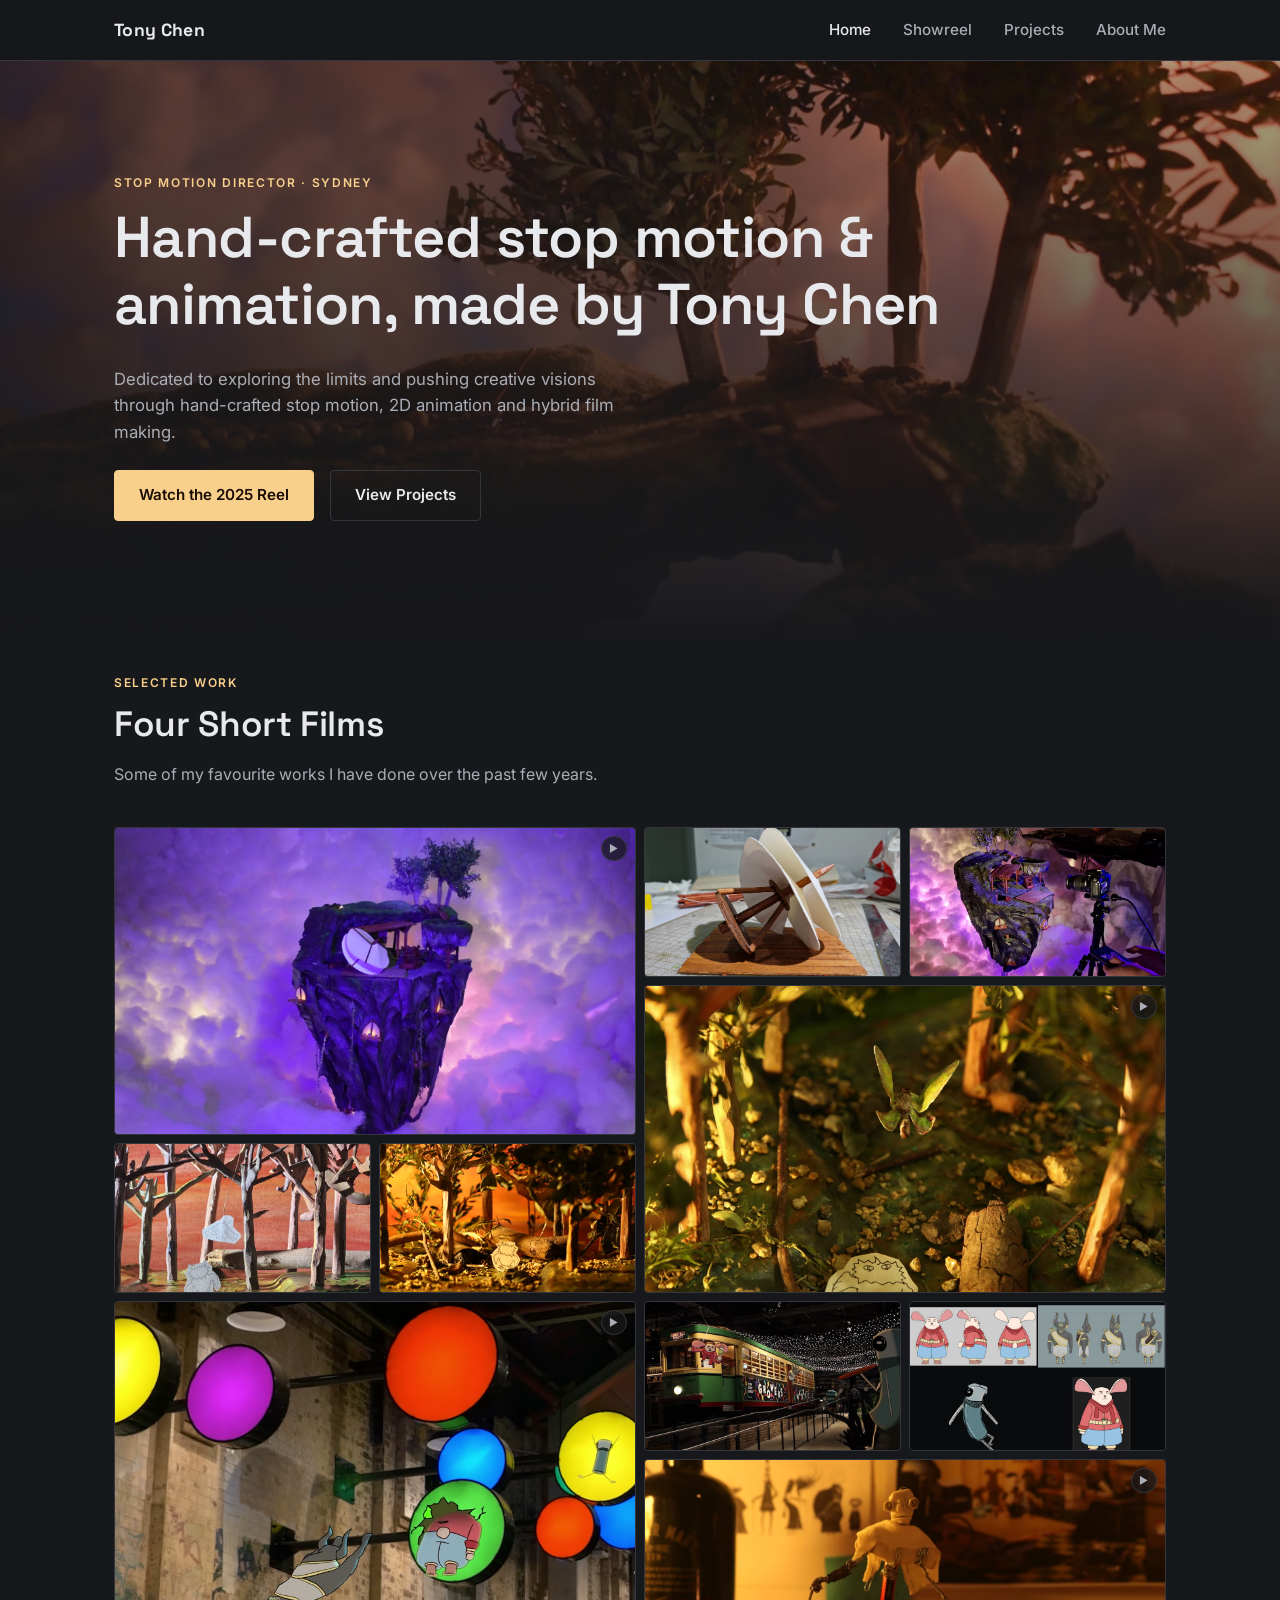
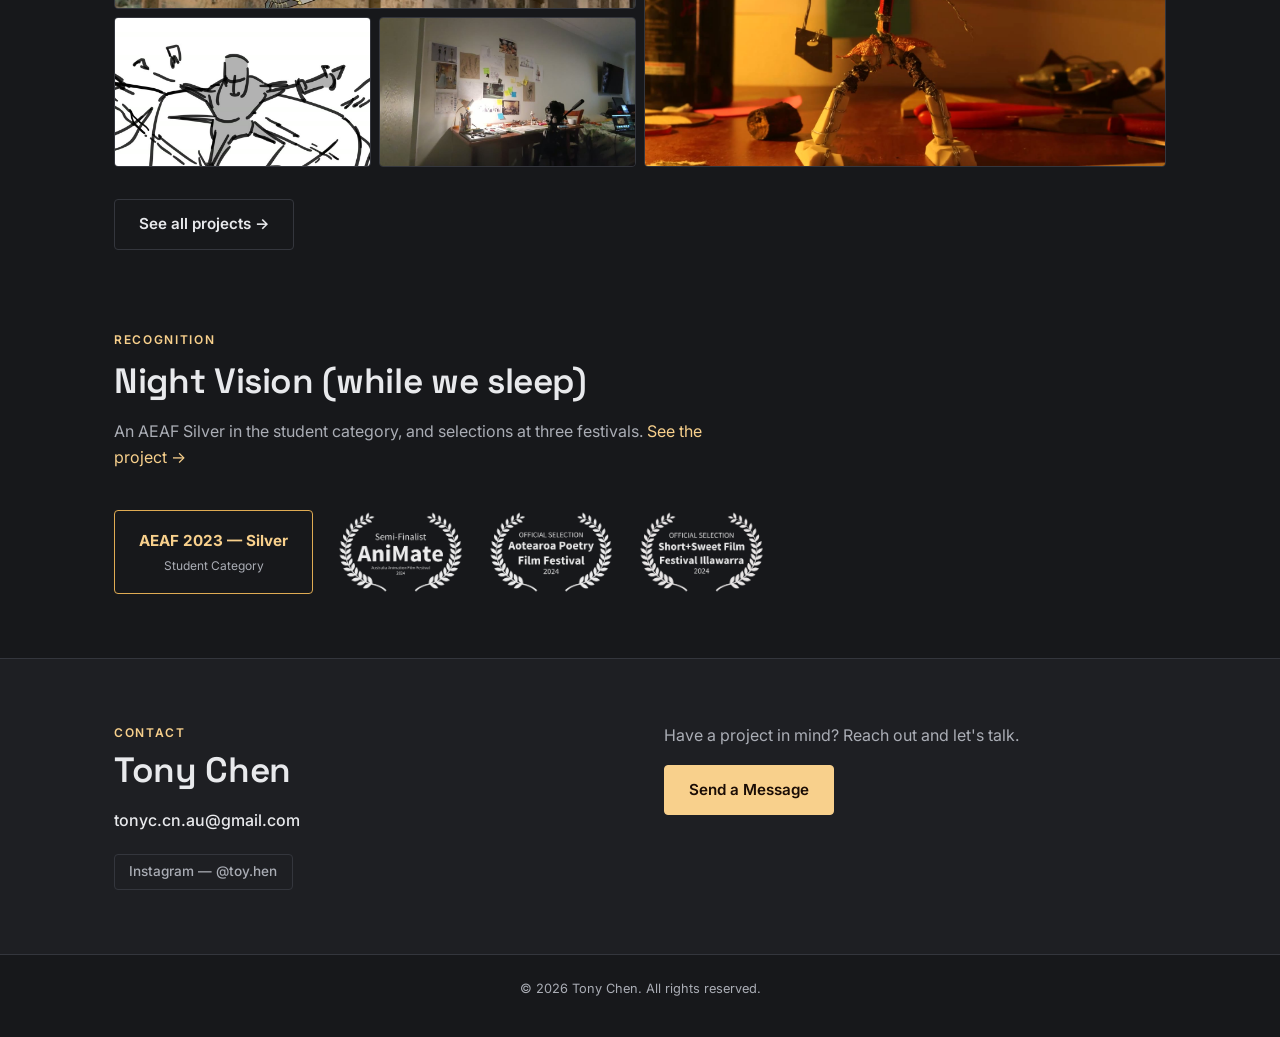
<file: index.html>
<!DOCTYPE html>
<html lang="en">
<head>
<meta charset="UTF-8">
<meta name="viewport" content="width=device-width, initial-scale=1.0">
<title>Tony Chen — Stop Motion &amp; Animation Direction</title>
<meta name="description" content="Portfolio of Tony Chen — stop motion, 2D animation and hybrid film making.">
<!-- og: URLs are ABSOLUTE and must stay that way. A relative og:image is not
     resolved by every scraper, so a shared link came up with a blank card.
     If the site ever moves off toyhen.github.io/Tony/, these are the four
     top-level pages to update (index, reel, projects, about). -->
<meta property="og:type" content="website">
<meta property="og:url" content="https://toyhen.github.io/Tony/">
<meta property="og:title" content="Tony Chen — Stop Motion &amp; Animation Direction">
<meta property="og:description" content="Hand-crafted stop motion, 2D animation and hybrid film making.">
<meta property="og:image" content="https://toyhen.github.io/Tony/images/hero-poster.jpg">
<meta name="twitter:card" content="summary_large_image">
<link rel="preconnect" href="https://fonts.googleapis.com">
<link href="https://fonts.googleapis.com/css2?family=Inter:wght@400;500;600&family=Space+Grotesk:wght@600;700&display=swap" rel="stylesheet">
<link rel="stylesheet" href="css/style.css">
</head>
<body>
<a class="skip-link" href="#main-content">Skip to content</a>

<header class="site-header">
  <nav class="nav">
    <a href="index.html" class="nav-brand">Tony Chen</a>
    <button class="nav-toggle" aria-label="Toggle navigation" aria-expanded="false">&#9776;</button>
    <ul class="nav-links">
      <li><a href="index.html" aria-current="page">Home</a></li>
      <li><a href="reel.html">Showreel</a></li>
      <li><a href="projects.html">Projects</a></li>
      <li><a href="about.html">About Me</a></li>
    </ul>
  </nav>
</header>

<main id="main-content" tabindex="-1">

<!-- Hero loop: LUM_0269, the island deck against cloud. 14.3s, 24fps, 471KB.
     It loops on a CROSSFADE — the clip's tail is blended into its head, so the
     footage returns to its own first frame with no cut. That works on any shot
     and nothing ever plays backwards, which is why it replaced the palindrome
     the first hero used: a palindrome reversed the shot's propeller and made
     the cloud breathe in and out.

     NO ZOOM. A sine-eased zoom was tried here and cut on 15 Aug 2026 — Tony
     found it motion-sickening. The shot is locked off, so what is left is the
     cloud drifting in the upper right and nothing else. That is deliberate:
     this is the one clip on the site that plays unasked, so it should be calm.

     The poster is frame 0 of the loop (source t=1.2s), so the still-to-motion
     swap is invisible and a refused autoplay just leaves a still. It is
     decorative: aria-hidden, not focusable, no controls.
     An alternative cut of LUM_0272 is at ../hero-alt-LUM_0272.mp4 (outside the
     site so it never ships) — drop it in as hero-loop.mp4 to switch. -->
<section class="hero" data-hero-video>
  <video class="hero-media" data-src="images/hero-loop.mp4" poster="images/hero-poster.jpg"
         muted loop playsinline preload="none" aria-hidden="true" tabindex="-1"></video>
  <div class="container hero-inner">
    <p class="eyebrow">Stop Motion Director &middot; Sydney</p>
    <h1>Hand-crafted stop motion &amp; animation, made by Tony Chen</h1>
    <p class="hero-tagline">Dedicated to exploring the limits and pushing creative visions through hand-crafted stop motion, 2D animation and hybrid film making.</p>
    <div class="hero-actions">
      <a href="reel.html" class="btn btn-primary">Watch the 2025 Reel</a>
      <a href="projects.html" class="btn btn-ghost">View Projects</a>
    </div>
  </div>
</section>

<!-- The reel embed moved to reel.html. The hero carries a silent cut of it and
     the hero CTA is the way through, so an embed here would only be the same
     film twice on one page. -->

<section class="section-tight">
  <div class="container">
    <div class="section-head">
      <!-- KIND OVER SUBJECT, which is what the other three blocks on this page
           already do: Recognition / Night Vision, Contact / Tony Chen, and the
           hero role+city over the h1. This one read "Featured Work" over
           "Selected Work" until 10 Sep 2026 -- two curation synonyms stacked,
           with neither slot naming what the visitor is looking at. Tony spotted
           it off the same fault on projects.html.

           The heading now says what the mosaic IS. The sheet is built one band
           per film -- a 2x2 feature plus two 1x1 frames, four times -- so the
           count describes the structure on screen, not just the tally. It goes
           stale only when a fifth film lands, which already forces a re-check of
           the tiling at three breakpoints, so it cannot rot quietly. -->
      <p class="eyebrow">Selected Work</p>
      <h2>Four Short Films</h2>
      <p>Some of my favourite works I have done over the past few years.</p>
    </div>

    <!-- CONTACT SHEET.
         Cells auto-place with `grid-auto-flow: dense`, so the order here is the
         only thing that decides the layout — no cell is hand-positioned, and
         adding one does not mean re-planning the grid.

         TILING: a feature is 2x2, a frame is 1x1. The order below is
         **feature, frame, frame — repeated four times**, which is the one
         arrangement that tiles with no holes at 4, 3 AND 2 columns. An order
         tuned for 4 columns alone opened three holes at the 3-column
         breakpoint. **If you add or remove cells, re-check every breakpoint**:
         rows x cols must equal features*4 + frames.

         NO CAPTIONS, deliberately. This is the home page and the images are
         meant to be judged on looks, so nothing is titled here — the projects
         page carries the names and the detail. That makes each image's `alt`
         the only accessible name its link has, so **every cell must keep a
         descriptive alt**.

         Only the features carry data-clip, and even then the still is the
         point — the clip is a bonus that never loads on touch, where there is
         no pointer to trigger it. -->
    <div class="sheet" data-sheet>

      <!-- VINCI'S VOYAGE — finished / build / studio -->
      <a class="sheet-cell is-feature" href="projects/vincis-voyage.html"
         data-clip="images/projects/vv-water.mp4">
        <img src="images/projects/vv-moment-dusk.jpg"
             alt="The floating island lit from within, drifting in violet cloud" loading="lazy">
      </a>
      <a class="sheet-cell" href="projects/vincis-voyage.html">
        <img src="images/projects/vv-propeller-2.jpg"
             alt="The propeller laid on cutting mat" loading="lazy">
      </a>
      <a class="sheet-cell" href="projects/vincis-voyage.html">
        <img src="images/projects/vv-shoot-m1-poster.jpg"
             alt="The island set lit magenta with the camera beside it" loading="lazy">
      </a>

      <!-- NIGHT VISION — finished night half / the day half / studio -->
      <a class="sheet-cell is-feature" href="projects/night-vision.html"
         data-clip="images/projects/nv-shot3.mp4">
        <img src="images/projects/nv-shot3-poster.jpg"
             alt="A leaf-winged creature hovering over the forest floor in warm gold light" loading="lazy">
      </a>
      <a class="sheet-cell" href="projects/night-vision.html">
        <img src="images/projects/nv-test-clip-poster.jpg"
             alt="Early test shot of Night Vision" loading="lazy">
      </a>
      <a class="sheet-cell" href="projects/night-vision.html">
        <img src="images/projects/nv-step-s2-poster.jpg"
             alt="The forest set under warm light, the paper creature among fallen logs" loading="lazy">
      </a>

      <!-- TRAMSHEDS JOY RIDE — finished / location / character design -->
      <a class="sheet-cell is-feature" href="projects/tramsheds-joyride.html"
         data-clip="images/projects/tj-comp-shot040.mp4">
        <img src="images/projects/tj-comp-shot040-poster.jpg"
             alt="Hand-drawn characters flew into the coloured lamps strung along the Tramsheds wall" loading="lazy">
      </a>
      <a class="sheet-cell" href="projects/tramsheds-joyride.html">
        <img src="images/projects/tramsheds-joyride.jpg"
             alt="The green tram under strings of lights, with the characters composited in" loading="lazy">
      </a>
      <a class="sheet-cell" href="projects/tramsheds-joyride.html">
        <img src="images/projects/tj-character.jpg"
             alt="Turnarounds for the rabbit, the cat and Ben the Can" loading="lazy">
      </a>

      <!-- PIECE IT TOGETHER — finished / animatic / studio -->
      <a class="sheet-cell is-feature" href="projects/piece-it-together.html"
         data-clip="images/projects/pit-highlight.mp4">
        <img src="images/projects/pit-highlight.jpg"
             alt="The wire and paper puppet standing on the workbench under a desk lamp" loading="lazy">
      </a>
      <a class="sheet-cell" href="projects/piece-it-together.html">
        <img src="images/projects/pit-animatic-poster.jpg"
             alt="A figure drawn in bold line for the animatic" loading="lazy">
      </a>
      <a class="sheet-cell" href="projects/piece-it-together.html">
        <img src="images/projects/pit-shoot-poster.jpg"
             alt="The workbench set up to shoot, lit by a desk lamp" loading="lazy">
      </a>

    </div>
    <p style="margin-top:2rem;"><a href="projects.html" class="btn btn-ghost">See all projects &rarr;</a></p>
  </div>
</section>

<!-- All four of these are for Night Vision, so the section says so and links
     there. They are not a general award shelf and must not read as one. -->
<section class="section-tight">
  <div class="container">
    <div class="section-head">
      <p class="eyebrow">Recognition</p>
      <h2>Night Vision (while we sleep)</h2>
      <p>An AEAF Silver in the student category, and selections at three
        festivals. <a href="projects/night-vision.html">See the project &rarr;</a></p>
    </div>
    <div class="laurels">
      <a class="laurel-badge" href="https://aeaf.tv/hall-of-fame/aeaf-awardfs-2023-winners" target="_blank" rel="noopener">
        <span class="badge-award">AEAF 2023 &mdash; Silver</span>
        <span class="badge-detail">Student Category</span>
      </a>
      <img src="images/projects/laurel-animate.png" alt="Semi-Finalist, AniMate Australia Animation Film Festival 2024" loading="lazy">
      <img src="images/projects/laurel-aotearoa.png" alt="Official Selection, Aotearoa Poetry Film Festival 2024" loading="lazy">
      <img class="laurel-invert" src="images/projects/laurel-shortsweet.png" alt="Official Selection, Short+Sweet Film Festival Illawarra 2024" loading="lazy">
    </div>
  </div>
</section>

<section class="contact">
  <div class="container">
    <div class="contact-grid">
      <div class="contact-details">
        <p class="eyebrow">Contact</p>
        <h2>Tony Chen</h2>
        <p><a href="mailto:tonyc.cn.au@gmail.com">tonyc.cn.au@gmail.com</a></p>
        <div class="social-links">
          <a href="https://www.instagram.com/toy.hen/" target="_blank" rel="noopener">Instagram &mdash; @toy.hen</a>
        </div>
      </div>
      <div>
        <p>Have a project in mind? Reach out and let's talk.</p>
        <a href="about.html#contact" class="btn btn-primary">Send a Message</a>
      </div>
    </div>
  </div>
</section>

</main>

<footer class="site-footer">
  <p>&copy; <span id="year"></span> Tony Chen. All rights reserved.</p>
</footer>

<script src="js/script.js"></script>
<script>document.getElementById("year").textContent = new Date().getFullYear();</script>
</body>
</html>
</file>
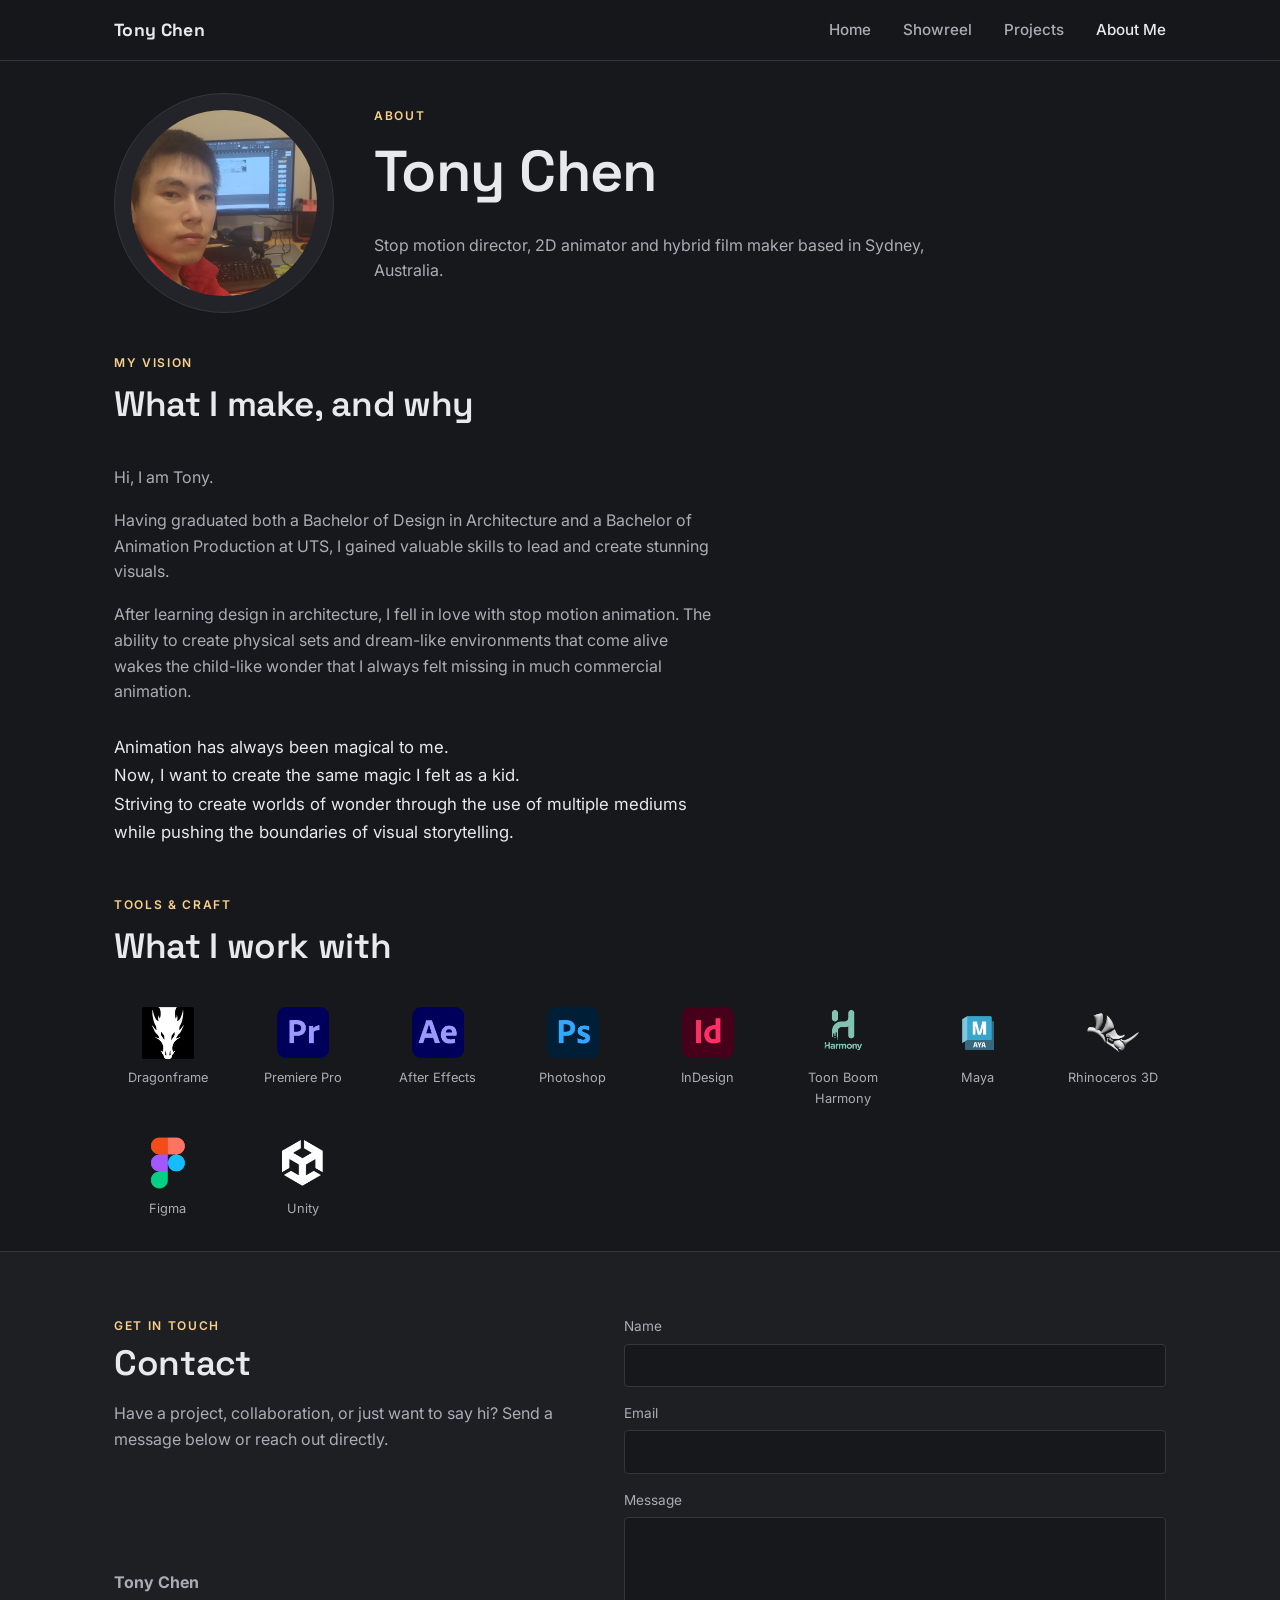
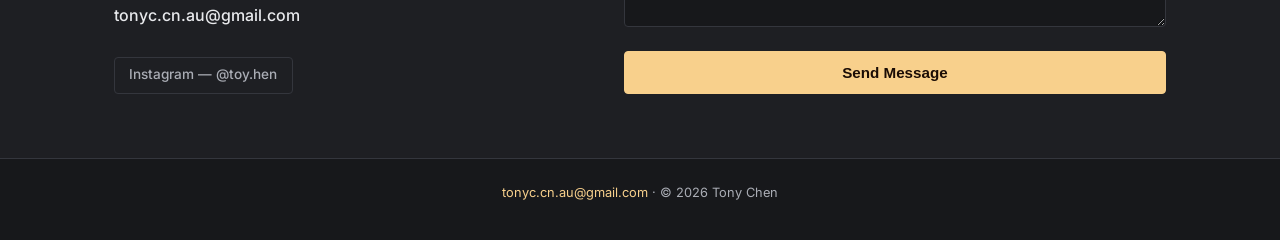
<file: about.html>
<!DOCTYPE html>
<html lang="en">
<head>
<meta charset="UTF-8">
<meta name="viewport" content="width=device-width, initial-scale=1.0">
<title>About — Tony Chen</title>
<meta name="description" content="About Tony Chen — stop motion, 2D animation and hybrid film maker.">
<!-- og: URLs are ABSOLUTE and must stay that way — see the note in index.html. -->
<meta property="og:type" content="profile">
<meta property="og:url" content="https://toyhen.github.io/Tony/about.html">
<meta property="og:title" content="About — Tony Chen">
<meta property="og:description" content="Stop motion director, 2D animator and hybrid film maker based in Sydney, Australia.">
<!-- This page's card is the portrait, not the Vinci's Voyage hero frame the other
     pages use: og:type here is "profile", so the card should be the person. It is
     a purpose-cut 1200x630 (the platform standard) rather than a reuse of the
     round about-portrait.jpg, because a square gets centre-cropped to 1.91:1 and
     would lose the top and bottom of his head. -->
<meta property="og:image" content="https://toyhen.github.io/Tony/images/about-og.jpg">
<meta property="og:image:width" content="1200">
<meta property="og:image:height" content="630">
<meta property="og:image:alt" content="Tony Chen at his desk">
<meta name="twitter:card" content="summary_large_image">
<link rel="preconnect" href="https://fonts.googleapis.com">
<link href="https://fonts.googleapis.com/css2?family=Inter:wght@400;500;600&family=Space+Grotesk:wght@600;700&display=swap" rel="stylesheet">
<link rel="stylesheet" href="css/style.css">
</head>
<body>
<a class="skip-link" href="#main-content">Skip to content</a>

<header class="site-header">
  <nav class="nav">
    <a href="index.html" class="nav-brand">Tony Chen</a>
    <button class="nav-toggle" aria-label="Toggle navigation" aria-expanded="false">&#9776;</button>
    <ul class="nav-links">
      <li><a href="index.html">Home</a></li>
      <li><a href="reel.html">Showreel</a></li>
      <li><a href="projects.html">Projects</a></li>
      <li><a href="about.html" aria-current="page">About Me</a></li>
    </ul>
  </nav>
</header>

<main id="main-content" tabindex="-1">

<section class="section-tight">
  <div class="container">

    <div class="about-hero">
      <div class="about-portrait">
        <img src="images/about-portrait.jpg" alt="Tony Chen at his desk">
      </div>
      <div class="about-intro">
        <p class="eyebrow">About</p>
        <h1>Tony Chen</h1>
        <p>Stop motion director, 2D animator and hybrid film maker based in Sydney, Australia.</p>
      </div>
    </div>

    <div class="section-head">
      <p class="eyebrow">My Vision</p>
      <h2>What I make, and why</h2>
    </div>
    <div class="about-vision">
      <p>Hi, I am Tony.</p>

      <p>Having graduated both a Bachelor of Design in Architecture and a
        Bachelor of Animation Production at UTS, I gained valuable skills to
        lead and create stunning visuals.</p>

      <p>After learning design in architecture, I fell in love with stop motion
        animation. The ability to create physical sets and dream-like
        environments that come alive wakes the child-like wonder that I always
        felt missing in much commercial animation.</p>

      <p class="about-vision-close">Animation has always been magical to me.<br>
        Now, I want to create the same magic I felt as a kid.<br>
        Striving to create worlds of wonder through the use of multiple mediums
        while pushing the boundaries of visual storytelling.</p>
    </div>

    <div class="section-head is-spaced">
      <p class="eyebrow">Tools &amp; Craft</p>
      <h2>What I work with</h2>
    </div>
    <div class="tools-grid">
      <div class="tool-item">
        <img src="images/tools/dragonframe.png" alt="Dragonframe" loading="lazy">
        <span>Dragonframe</span>
      </div>
      <div class="tool-item">
        <img src="images/tools/premiere.png" alt="Adobe Premiere Pro" loading="lazy">
        <span>Premiere Pro</span>
      </div>
      <div class="tool-item">
        <img src="images/tools/after-effects.png" alt="Adobe After Effects" loading="lazy">
        <span>After Effects</span>
      </div>
      <div class="tool-item">
        <img src="images/tools/photoshop.png" alt="Adobe Photoshop" loading="lazy">
        <span>Photoshop</span>
      </div>
      <div class="tool-item">
        <img src="images/tools/indesign.png" alt="Adobe InDesign" loading="lazy">
        <span>InDesign</span>
      </div>
      <div class="tool-item">
        <img src="images/tools/harmony.png" alt="Toon Boom Harmony" loading="lazy">
        <span>Toon Boom Harmony</span>
      </div>
      <div class="tool-item">
        <img src="images/tools/maya.png" alt="Autodesk Maya" loading="lazy">
        <span>Maya</span>
      </div>
      <div class="tool-item">
        <img src="images/tools/rhino.png" alt="Rhinoceros 3D" loading="lazy">
        <span>Rhinoceros 3D</span>
      </div>
      <div class="tool-item">
        <img src="images/tools/figma.png" alt="Figma" loading="lazy">
        <span>Figma</span>
      </div>
      <div class="tool-item">
        <img src="images/tools/unity.png" alt="Unity" loading="lazy">
        <span>Unity</span>
      </div>
    </div>

    <!-- Resume download pulled before launch. The PDF carried a contact number
         in its text layer, so it was moved to retired-assets/files/ rather than
         just unlinked: an unlinked file in the repo is still served at its URL.
         To restore, put a cleaned PDF back in files/ and re-add a .btn-ghost
         link to it here. -->

  </div>
</section>

<section class="contact" id="contact">
  <div class="container">
    <!-- THE HEADING LIVES IN THE LEFT COLUMN, which is where index.html,
         projects.html and reel.html have always kept it — their eyebrow and h2
         sit inside .contact-details. about.html was the only page hoisting it
         into a .section-head above the grid, and that is what made this block
         read as an awkward shape: the head is capped at 60ch, so it left a
         494x140 hole to its right, while the short details column left another
         260x305 hole below it. Two voids, diagonal from each other.

         Putting it back in the column lets the form rise beside it and fills
         both. It is a structural fix, not a new layout — the other three pages
         are the pattern. -->
    <div class="contact-grid">
      <div class="contact-details">
        <div class="section-head">
          <p class="eyebrow">Get in touch</p>
          <h2>Contact</h2>
          <p>Have a project, collaboration, or just want to say hi? Send a
            message below or reach out directly.</p>
        </div>

        <p><strong>Tony Chen</strong></p>
        <p><a href="mailto:tonyc.cn.au@gmail.com">tonyc.cn.au@gmail.com</a></p>
        <div class="social-links">
          <a href="https://www.instagram.com/toy.hen/" target="_blank" rel="noopener">Instagram &mdash; @toy.hen</a>
        </div>
      </div>

      <div>
        <!--
          GitHub Pages only serves static files, so it cannot process a form
          submission itself. This posts to Formspree, which catches it and mails
          it on. The field named "email" is what Formspree uses as the Reply-To,
          so replying to the notification answers the sender directly — don't
          rename it.
        -->
        <form class="contact-form" action="https://formspree.io/f/mgawlplz" method="POST">
          <input type="hidden" name="_subject" value="Portfolio site — new message">
          <div>
            <label for="name">Name</label>
            <input type="text" id="name" name="name" required>
          </div>
          <div>
            <label for="email">Email</label>
            <input type="email" id="email" name="email" required>
          </div>
          <div>
            <label for="message">Message</label>
            <textarea id="message" name="message" required></textarea>
          </div>
          <!-- Honeypot: hidden from people, filled in by bots. Formspree drops
               any submission that arrives with _gotcha set. -->
          <input type="text" name="_gotcha" tabindex="-1" autocomplete="off" aria-hidden="true" style="display:none">
          <button type="submit" class="btn btn-primary">Send Message</button>
        </form>
      </div>
    </div>
  </div>
</section>

</main>

<footer class="site-footer">
  <p><a href="mailto:tonyc.cn.au@gmail.com">tonyc.cn.au@gmail.com</a> &middot; &copy; <span id="year"></span> Tony Chen</p>
</footer>

<script src="js/script.js"></script>
<script>document.getElementById("year").textContent = new Date().getFullYear();</script>
</body>
</html>
</file>
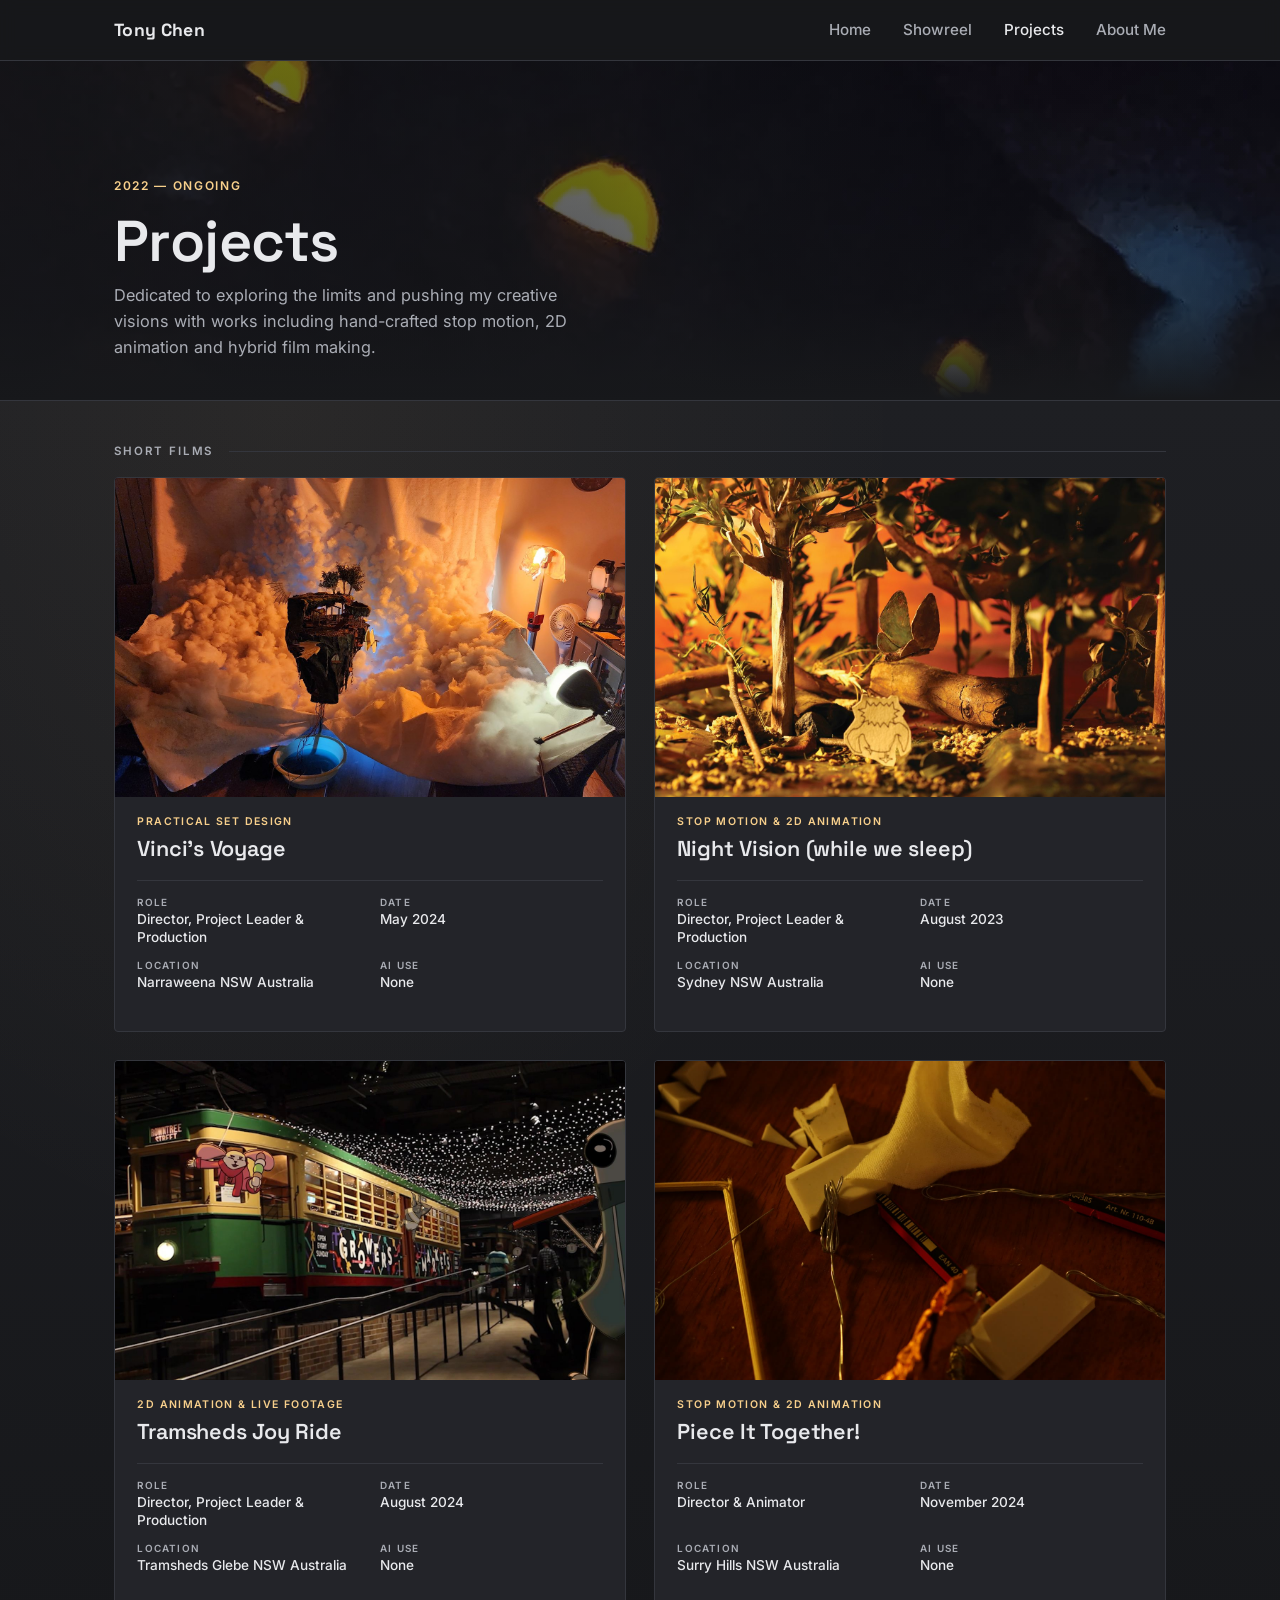
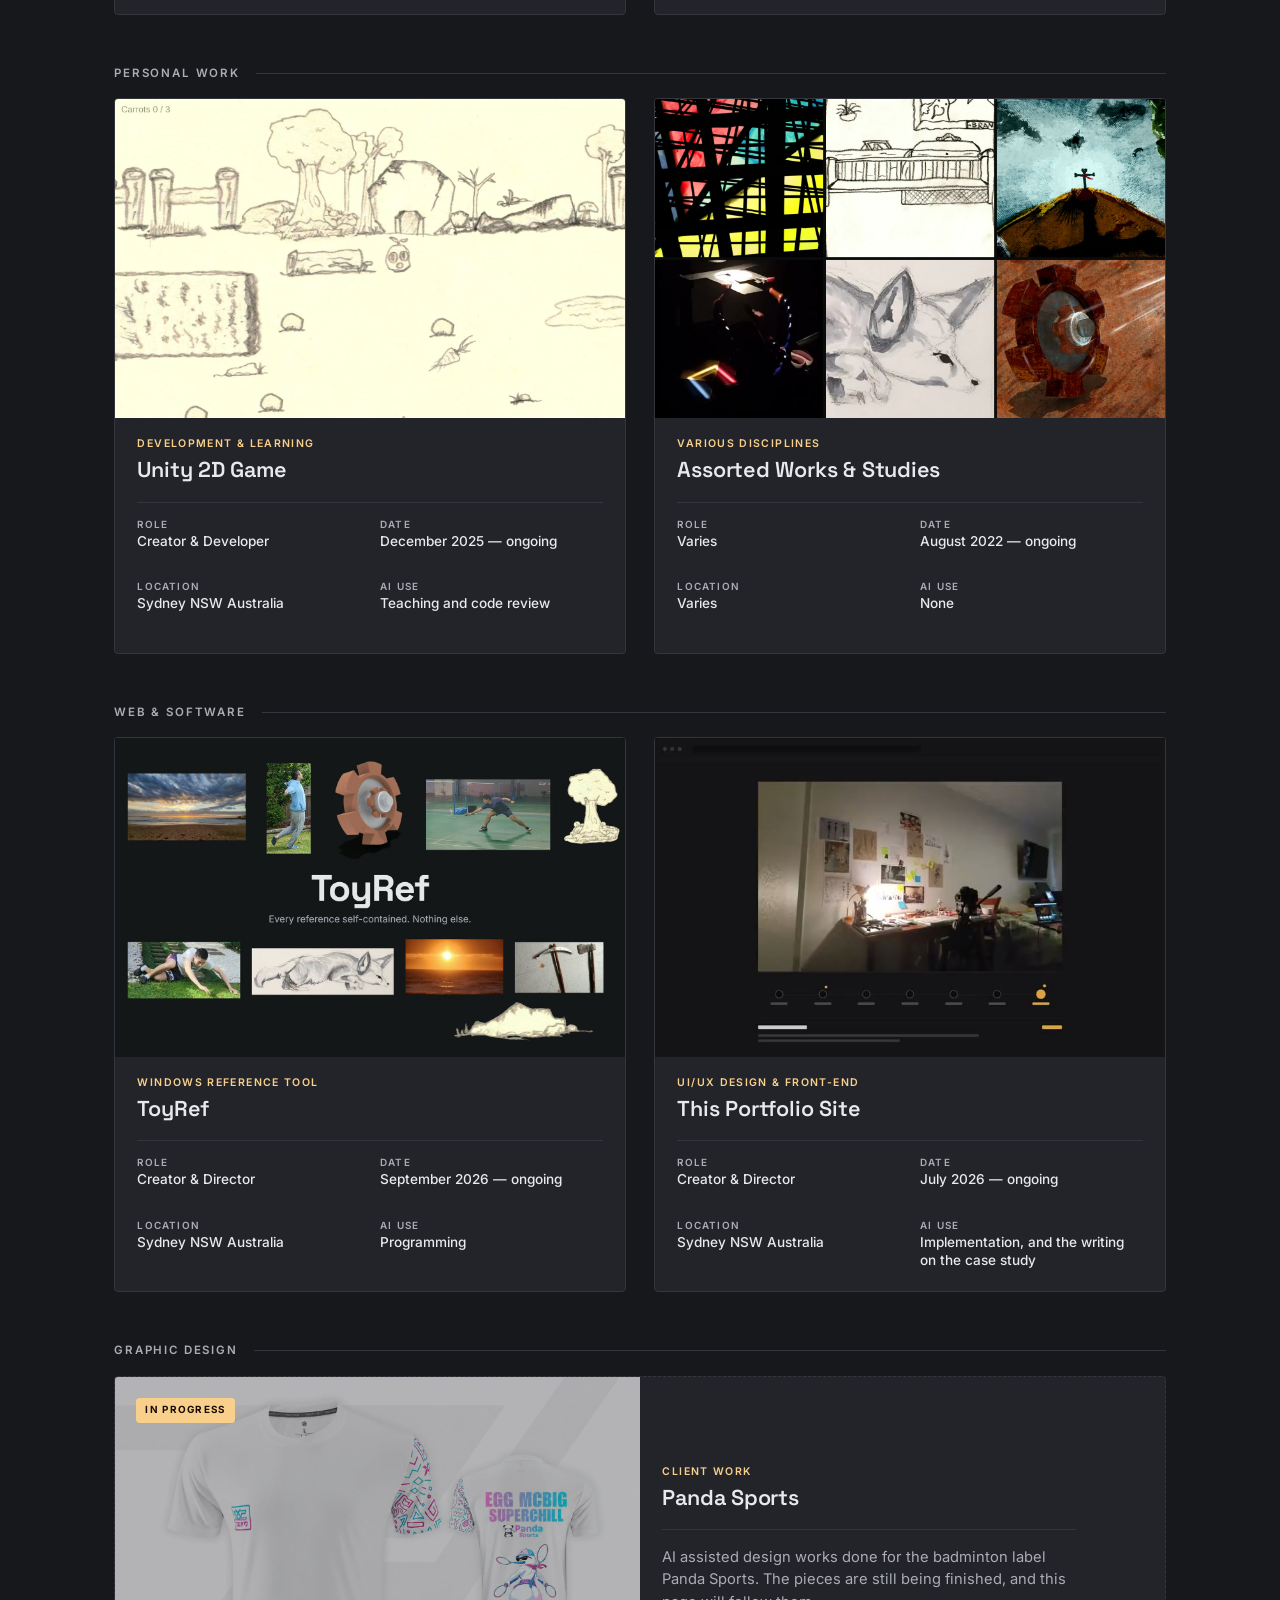
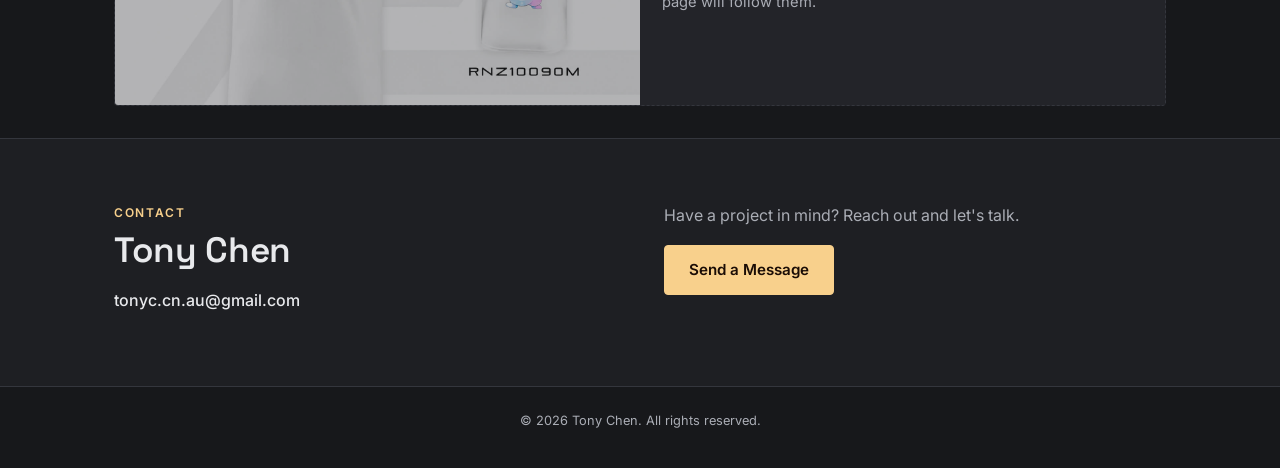
<file: projects.html>
<!DOCTYPE html>
<html lang="en">
<head>
<meta charset="UTF-8">
<meta name="viewport" content="width=device-width, initial-scale=1.0">
<title>Projects — Tony Chen</title>
<meta name="description" content="Stop motion, 2D animation, hybrid film, game and creative-tool projects by Tony Chen.">
<!-- og: URLs are ABSOLUTE and must stay that way — see the note in index.html. -->
<meta property="og:type" content="website">
<meta property="og:url" content="https://toyhen.github.io/Tony/projects.html">
<meta property="og:title" content="Projects — Tony Chen">
<meta property="og:description" content="Stop motion, 2D animation, hybrid film, game and creative-tool projects, with the process behind each one.">
<meta property="og:image" content="https://toyhen.github.io/Tony/images/projects/vincis-voyage.jpg">
<meta name="twitter:card" content="summary_large_image">
<link rel="preconnect" href="https://fonts.googleapis.com">
<link href="https://fonts.googleapis.com/css2?family=Inter:wght@400;500;600&family=Space+Grotesk:wght@600;700&display=swap" rel="stylesheet">
<link rel="stylesheet" href="css/style.css">
<!-- TAILORED VIEW — the READ half. `?for=<preset>` reorders the bands below
     (see "Band order" in css/style.css) and is remembered, so the link can be
     sent to the HOME page and still apply by the time the visitor clicks
     through to here: a query string on its own dies on the first nav click.
     This is INLINE and in <head> deliberately — js/script.js loads at the end
     of the body, which would paint the authored order first and visibly jump.
     The WRITE half lives in script.js, which every page loads, so no other
     page needs a copy of this. `?for=default` clears it. -->
<script>
(function () {
  try {
    var q = new URLSearchParams(location.search).get("for");
    var v = q !== null ? q : localStorage.getItem("tc:projects-for");
    if (v && v !== "default") document.documentElement.setAttribute("data-for", v);
  } catch (e) { /* storage blocked — fall through to the authored order */ }
})();
</script>
</head>
<body>
<a class="skip-link" href="#main-content">Skip to content</a>

<header class="site-header">
  <nav class="nav">
    <a href="index.html" class="nav-brand">Tony Chen</a>
    <button class="nav-toggle" aria-label="Toggle navigation" aria-expanded="false">&#9776;</button>
    <ul class="nav-links">
      <li><a href="index.html">Home</a></li>
      <li><a href="reel.html">Showreel</a></li>
      <li><a href="projects.html" aria-current="page">Projects</a></li>
      <li><a href="about.html">About Me</a></li>
    </ul>
  </nav>
</header>

<main id="main-content" tabindex="-1">

<!-- A SHORT banner, not a second 62vh hero — index.html already opens on one.
     vv-lit.jpg is a night frame that is almost black, which is why the text
     sits legibly anywhere on it; see the scrim note in css/style.css. The image
     is decorative, so it is a CSS background and the <h1> carries the meaning. -->
<section class="page-hero" style="background-image:url('images/projects/vv-lit.jpg');">
  <div class="container page-hero-inner">
    <!-- THE EYEBROW CARRIES THE SPAN, NOT THE PAGE'S OWN NAME. It read "My
         Projects" over an h1 of "Projects", which is the only eyebrow on the
         site that added nothing: everywhere else it names the page kind over a
         SUBJECT (about: "About" / "Tony Chen"), describes something the h1 does
         not (index: role and city), or is a back-link. Here the h1 already IS
         the category, so a label could only repeat it. Spotted by a friend of
         Tony's, 1 Sep 2026.

         A discipline descriptor was the obvious alternative and is wrong — the
         tagline directly below already lists stop motion, 2D and hybrid film
         making, so it would move the repetition down a line rather than remove
         it. The span is the one fact the banner does not otherwise state.

         "Ongoing" rather than a closing year because two cards already say
         exactly that (Assorted Works, and this site at July 2026) and Panda
         Sports is an in-progress placeholder with no date at all. A hard end
         year would be both wrong and something to remember to update. 2022 is
         measured, not estimated: the earliest file in Assorted Works is 11 Aug
         2022 — see that card's own comment. -->
    <p class="eyebrow">2022 &mdash; Ongoing</p>
    <h1>Projects</h1>
    <p class="page-hero-tagline">Dedicated to exploring the limits and pushing my creative visions with works including hand-crafted stop motion, 2D animation and hybrid film making.</p>
  </div>
</section>

<section class="section-tight projects-ground">
  <div class="container">

    <!-- THERE IS DELIBERATELY NO "TAILORED VIEW" NOTICE HERE (Tony, 2 Sep 2026).
         One was built and removed: choosing an ORDER is editing, not hiding, so
         it needs no disclosure the way a tailored CV needs none. Announcing "this
         is a special version" also reintroduces the separate-portfolio framing
         that the whole ?for= mechanism exists to avoid, and it spent the top of
         the page on the site's plumbing instead of the work below it. Nothing is
         hidden by a preset, which is what makes silence honest here. -->

    <!-- BANDS ARE ORDERED BY CSS, NOT BY DOM ORDER — see the head script above
         and the .projects-bands block in css/style.css. Each band is wrapped so
         a preset moves a heading and its cards together with one `order`, and
         so the spacing between bands survives a reorder: the old
         `.project-grid + .project-band` rule matched DOM order and would have
         left the gap on whichever band happened to be written second. -->
    <div class="projects-bands">

      <!-- "SHORT FILMS", NOT "SELECTED WORK" (Tony, 10 Sep 2026). "Selected" was
           the only word on the page that RANKED anything: Personal Work and
           Client Work describe a relationship, so nothing above them is demoted,
           but "these are the chosen ones" is a claim about every band that is
           not this one. Harmless while it sat first and authored -- and an
           insult the moment ?for=uiux lifts Web & Software above it, which is
           the link sent to the person it insults.

           Naming the FORMAT is what makes it order-proof, and it also stays
           clear of the four cards below: their eyebrows carry the technique
           (Practical Set Design, Stop Motion & 2D Animation, 2D Animation &
           Live Footage), so heading and card complement rather than repeat --
           the same test that picked "Design & Web" in August and "Web &
           Software" on 9 Sep.

           `data-band="film"` is UNCHANGED: the preset targets the attribute, so
           the heading is free to change and the key is not.

           index.html KEEPS "Selected Work", as the EYEBROW over a heading of
           "Four Short Films". That is on purpose and the two pages are not to be
           synced: its sheet is a wall of frames rather than a list of projects,
           no preset reorders it, and its own intro line calls them "some of my
           favourite works" -- so the curation claim is honest and self-contained
           there, where here it ranked every band below it. -->
      <section class="bandgroup" data-band="film">
      <h2 class="project-band">Short Films</h2>

      <!-- Four films, two up. The count divides evenly at 2 and 1 columns, so
           adding a fifth card here re-opens the hole this layout closed. -->
      <div class="project-grid">

        <article class="project-card" data-project="vv">
          <div class="project-card-thumb">
            <!-- 1.2s, the longest dissolve on the page (Tony, 21 Sep 2026). This
                 is the only card that crosses from the set to the film: the still
                 is a warm tungsten photograph of the converted room, the clip is
                 the film's peach-graded opening wide. A long dissolve is what
                 makes that read as a statement rather than a swap. -->
            <div class="project-card-media" style="background-image:url('images/projects/vincis-voyage.jpg');--card-clip-fade:1.2s;" data-clip="images/projects/vv-card-loop.mp4"></div>
          </div>
          <div class="project-card-body">
            <p class="eyebrow">Practical Set Design</p>
            <h3><a class="card-link" href="projects/vincis-voyage.html">Vinci&rsquo;s Voyage</a></h3>
            <dl class="project-meta">
              <div><dt>Role</dt><dd>Director, Project Leader &amp; Production</dd></div>
              <div><dt>Date</dt><dd>May 2024</dd></div>
              <div><dt>Location</dt><dd>Narraweena NSW Australia</dd></div>
              <div><dt>AI Use</dt><dd>None</dd></div>
            </dl>
          </div>
        </article>

        <article class="project-card" data-project="nv">
          <div class="project-card-thumb">
            <div class="project-card-media" style="background-image:url('images/projects/night-vision.jpg');" data-clip="images/projects/nv-card-loop.mp4"></div>
          </div>
          <div class="project-card-body">
            <p class="eyebrow">Stop Motion &amp; 2D Animation</p>
            <h3><a class="card-link" href="projects/night-vision.html">Night Vision (while we sleep)</a></h3>
            <dl class="project-meta">
              <div><dt>Role</dt><dd>Director, Project Leader &amp; Production</dd></div>
              <div><dt>Date</dt><dd>August 2023</dd></div>
              <div><dt>Location</dt><dd>Sydney NSW Australia</dd></div>
              <div><dt>AI Use</dt><dd>None</dd></div>
            </dl>
          </div>
        </article>

        <article class="project-card" data-project="tj">
          <div class="project-card-thumb">
            <div class="project-card-media" style="background-image:url('images/projects/tramsheds-joyride.jpg');" data-clip="images/projects/tj-card-loop.mp4"></div>
          </div>
          <div class="project-card-body">
            <p class="eyebrow">2D Animation &amp; Live Footage</p>
            <h3><a class="card-link" href="projects/tramsheds-joyride.html">Tramsheds Joy Ride</a></h3>
            <dl class="project-meta">
              <div><dt>Role</dt><dd>Director, Project Leader &amp; Production</dd></div>
              <div><dt>Date</dt><dd>August 2024</dd></div>
              <div><dt>Location</dt><dd>Tramsheds Glebe NSW Australia</dd></div>
              <div><dt>AI Use</dt><dd>None</dd></div>
            </dl>
          </div>
        </article>

        <article class="project-card" data-project="pit">
          <div class="project-card-thumb">
            <!-- 0.8s (Tony, 21 Sep 2026). Its still is a Dragonframe plate, not a
                 frame of the clip, so there is a real change of picture to ease
                 across -- but the clip is only 1.96s, so it cannot afford 1.2s. -->
            <div class="project-card-media" style="background-image:url('images/projects/piece-it-together.jpg');--card-clip-fade:0.8s;" data-clip="images/projects/pit-card-once.mp4" data-clip-once></div>
          </div>
          <div class="project-card-body">
            <p class="eyebrow">Stop Motion &amp; 2D Animation</p>
            <h3><a class="card-link" href="projects/piece-it-together.html">Piece It Together!</a></h3>
            <dl class="project-meta">
              <div><dt>Role</dt><dd>Director &amp; Animator</dd></div>
              <div><dt>Date</dt><dd>November 2024</dd></div>
              <div><dt>Location</dt><dd>Surry Hills NSW Australia</dd></div>
              <div><dt>AI Use</dt><dd>None</dd></div>
            </dl>
          </div>
        </article>

      </div>
      </section>

      <!-- THE BANDS NAME WHO THE WORK WAS FOR, EXCEPT WHERE THEY CANNOT.
           Reshaped 9 Sep 2026. There were five bands classifying on THREE
           different axes at once -- Selected / Personal / Client said who it was
           for, "Design & Web" said discipline, "Games & Creative Tools" said
           output medium -- and every project has all three properties, so more
           than one band could claim the same card. ToyRef was the card with no
           obvious home. Tony: "Design essentially includes everything", which is
           that discipline axis collapsing, since every project here is design.

           The two offending bands are gone. ToyRef joins the portfolio site
           under "Web & Software", which names both halves without leaning on
           "design" and without repeating the site card's own "UI/UX Design &
           Front-End" eyebrow two lines below it. Unity 2D moves into Personal
           Work, where it belongs on its own page's terms: it is a learning
           project, not a shipped game. -->
      <section class="bandgroup" data-band="personal">
      <h2 class="project-band">Personal Work</h2>

      <!-- TWO CARDS, SO THIS IS A .project-grid AND NEITHER IS FULL WIDTH. The
           .is-wide / .is-case treatment exists only because a band holding ONE
           card cannot use the grid: auto-fit collapses the empty track and the
           lone card stretches anyway, with none of the side-by-side layout. That
           reason is gone the moment a band has two, and 2 divides evenly at both
           2 and 1 columns, so there is no hole at any width. Only Client Work is
           still a lone card, and it is still full width. -->
      <div class="project-grid">

        <article class="project-card" data-project="unity-game">
          <div class="project-card-thumb">
            <div class="project-card-media" style="background-image:url('images/projects/rp-card.jpg');" data-clip="images/projects/rp-card-once.mp4" data-clip-once></div>
          </div>
          <div class="project-card-body">
            <p class="eyebrow">Development &amp; Learning</p>
            <h3><a class="card-link" href="projects/unity-game.html">Unity 2D Game</a></h3>
            <dl class="project-meta">
              <div><dt>Role</dt><dd>Creator &amp; Developer</dd></div>
              <div><dt>Date</dt><dd>December 2025 &mdash; ongoing</dd></div>
              <div><dt>Location</dt><dd>Sydney NSW Australia</dd></div>
              <div><dt>AI Use</dt><dd>Teaching and code review</dd></div>
            </dl>
          </div>
        </article>

        <article class="project-card" data-project="mini">
          <div class="project-card-thumb">
            <div class="project-card-media" style="background-image:url('images/projects/mini-works.jpg');"></div>
          </div>
          <div class="project-card-body">
            <p class="eyebrow">Various Disciplines</p>
            <h3><a class="card-link" href="projects/mini-works.html">Assorted Works &amp; Studies</a></h3>
            <dl class="project-meta">
              <div><dt>Role</dt><dd>Varies</dd></div>
              <!-- August 2022 is measured, not estimated: the earliest file in any
                   of the six is 11 Aug 2022 in Breakout, whose own PDF carries an
                   internal CreationDate of 6 Sep 2022, and Glass Shatter's earliest
                   is 11 Sep 2022. -->
              <div><dt>Date</dt><dd>August 2022 &mdash; ongoing</dd></div>
              <div><dt>Location</dt><dd>Varies</dd></div>
              <div><dt>AI Use</dt><dd>None</dd></div>
            </dl>
          </div>
        </article>

      </div>
      </section>

      <section class="bandgroup" data-band="web">
      <h2 class="project-band">Web &amp; Software</h2>

      <!-- data-band STAYS "web" -- the ?for=uiux preset promotes this band by
           that attribute, so renaming the heading is free and renaming the key
           would silently break the tailored link. -->
      <div class="project-grid">

        <article class="project-card" data-project="toyref">
          <!-- THE STILL IS THE DEMO VIDEO'S HOLD FRAME AT 00:04 (Tony, 13 Sep 2026):
               the ten references with the title and its line, so the picture says
               "ToyRef" as the h3 below does. Before this the well was empty; before
               that it held a 4rem wordmark over a gradient, taken out partly for
               printing the title twice and carrying a tagline.

               The clip is the whole opening beat, rotated to start on that same
               frame: 00:04 to the end, then from the opening dark frames round to
               00:04 again. The beat ends and starts on the dark ground, so the loop
               has no seam. Both are cut from
               Little Flare/ToyRef/demo-video/renders/toyref-opening-v1.mp4 and
               centre-cropped from 16:9 to 16:10.

               Still no status pill (Tony, 11 Sep 2026): the slate's "ongoing" date
               already says the work is unfinished. -->
          <div class="project-card-thumb">
            <div class="project-card-media" style="background-image:url('images/projects/tr-card.jpg');" data-clip="images/projects/tr-card-loop.mp4"></div>
          </div>
          <div class="project-card-body">
            <p class="eyebrow">Windows Reference Tool</p>
            <h3><a class="card-link" href="projects/toyref.html">ToyRef</a></h3>
            <dl class="project-meta">
              <div><dt>Role</dt><dd>Creator &amp; Director</dd></div>
              <div><dt>Date</dt><dd>September 2026 &mdash; ongoing</dd></div>
              <div><dt>Location</dt><dd>Sydney NSW Australia</dd></div>
              <div><dt>AI Use</dt><dd>Programming</dd></div>
            </dl>
          </div>
        </article>

        <!-- The media div must stay empty with project-card-media as its whole
             class attribute — see the note in css/style.css.
  
             THE CARD IMAGE IS CROPPED, AND THAT IS THE POINT. It used to be
             portfolio-site-scrub-motion-poster.jpg, the scrubber mockup as
             rendered — which carries a baked-in matte of 62px either side and
             39px top and bottom of near-black (luma 12.1) around the browser
             window. On a dark card that matte does not read as matting, it reads
             as the picture failing to fill its frame, and it was the last card
             doing that once the CSS panel came off. Tony flagged it, 9 Sep 2026.
  
             The window inside it measures 776x484 — ratio 1.603, i.e. already
             16:10 — so cutting the matte off lands exactly on the card box with
             nothing lost and no rescale:
  
               ffmpeg -i portfolio-site-scrub-motion-poster.jpg \
                      -vf "crop=776:484:62:39" -q:v 3 portfolio-site-card.jpg
  
             The uncropped render is still in retired-assets/images/projects/ under
             its old name, and stays there: it is one of the four mockups on hold
             because rebuilding them means re-running the headless-Chrome and
             ffmpeg pipeline. Re-cut from THAT file, not from this one. -->
        <article class="project-card" data-project="portfolio-site">
          <div class="project-card-thumb">
            <div class="project-card-media" style="background-image:url('images/projects/portfolio-site-card.jpg');"></div>
          </div>
          <div class="project-card-body">
            <p class="eyebrow">UI/UX Design &amp; Front-End</p>
            <h3><a class="card-link" href="projects/portfolio-site.html">This Portfolio Site</a></h3>
            <dl class="project-meta">
              <div><dt>Role</dt><dd>Creator &amp; Director</dd></div>
              <div><dt>Date</dt><dd>July 2026 &mdash; ongoing</dd></div>
              <div><dt>Location</dt><dd>Sydney NSW Australia</dd></div>
              <div><dt>AI Use</dt><dd>Implementation, and the writing on the case study</dd></div>
            </dl>
          </div>
        </article>

      </div>
      </section>

      <!-- THE BAND NAMES THE DISCIPLINE AND THE CARD'S EYEBROW NAMES THE
           RELATIONSHIP -- they swapped on 10 Sep 2026 (Tony). Naming the band
           "Graphic Design" would otherwise repeat the card's own eyebrow two
           lines below it, which is the exact trap that picked "Design & Web"
           over "UI/UX Design" in August and "Web & Software" on 9 Sep. Moving
           "Client Work" down keeps the fact on the page and clears the repeat.

           ACCEPTED COST: this is now the only card whose eyebrow states a
           relationship rather than a medium -- the other eight all say what the
           work IS. Worth knowing before copying this card as a template.

           `data-band="client"` is UNCHANGED. No preset targets it today, but the
           key is the stable handle and the heading is the free part, same as
           `film` and `web`. The eyebrow still makes the key true. -->
      <section class="bandgroup" data-band="client">
      <h2 class="project-band">Graphic Design</h2>

      <!-- PLACEHOLDER. Panda Sports has no page yet, so this card carries no
           link — a title that looks like the four above it but goes nowhere is
           worse than one that plainly does not. It also carries no meta slate:
           role, date and location are unrecorded for this project, and four rows
           of "—" say less than one honest line. The media div must stay EMPTY
           with project-card-media as its whole class attribute; the status pill
           is a sibling, which asset-scan.ps1 does not mind. -->
      <article class="project-card is-upcoming" data-project="ps">
        <div class="project-card-thumb">
          <div class="project-card-media" style="background-image:url('images/projects/ps-card.jpg');"></div>
          <p class="card-status">In progress</p>
        </div>
        <div class="project-card-body">
          <p class="eyebrow">Client Work</p>
          <h3>Panda Sports</h3>
          <p class="project-note">AI assisted design works done for the
            badminton label Panda Sports. The pieces are
            still being finished, and this page will follow them.</p>
        </div>
      </article>
      </section>

    </div>
  </div>
</section>

<section class="contact">
  <div class="container">
    <div class="contact-grid">
      <div class="contact-details">
        <p class="eyebrow">Contact</p>
        <h2>Tony Chen</h2>
        <p><a href="mailto:tonyc.cn.au@gmail.com">tonyc.cn.au@gmail.com</a></p>
      </div>
      <div>
        <p>Have a project in mind? Reach out and let's talk.</p>
        <a href="about.html#contact" class="btn btn-primary">Send a Message</a>
      </div>
    </div>
  </div>
</section>

</main>

<footer class="site-footer">
  <p>&copy; <span id="year"></span> Tony Chen. All rights reserved.</p>
</footer>

<script src="js/script.js"></script>
<script>document.getElementById("year").textContent = new Date().getFullYear();</script>
</body>
</html>
</file>
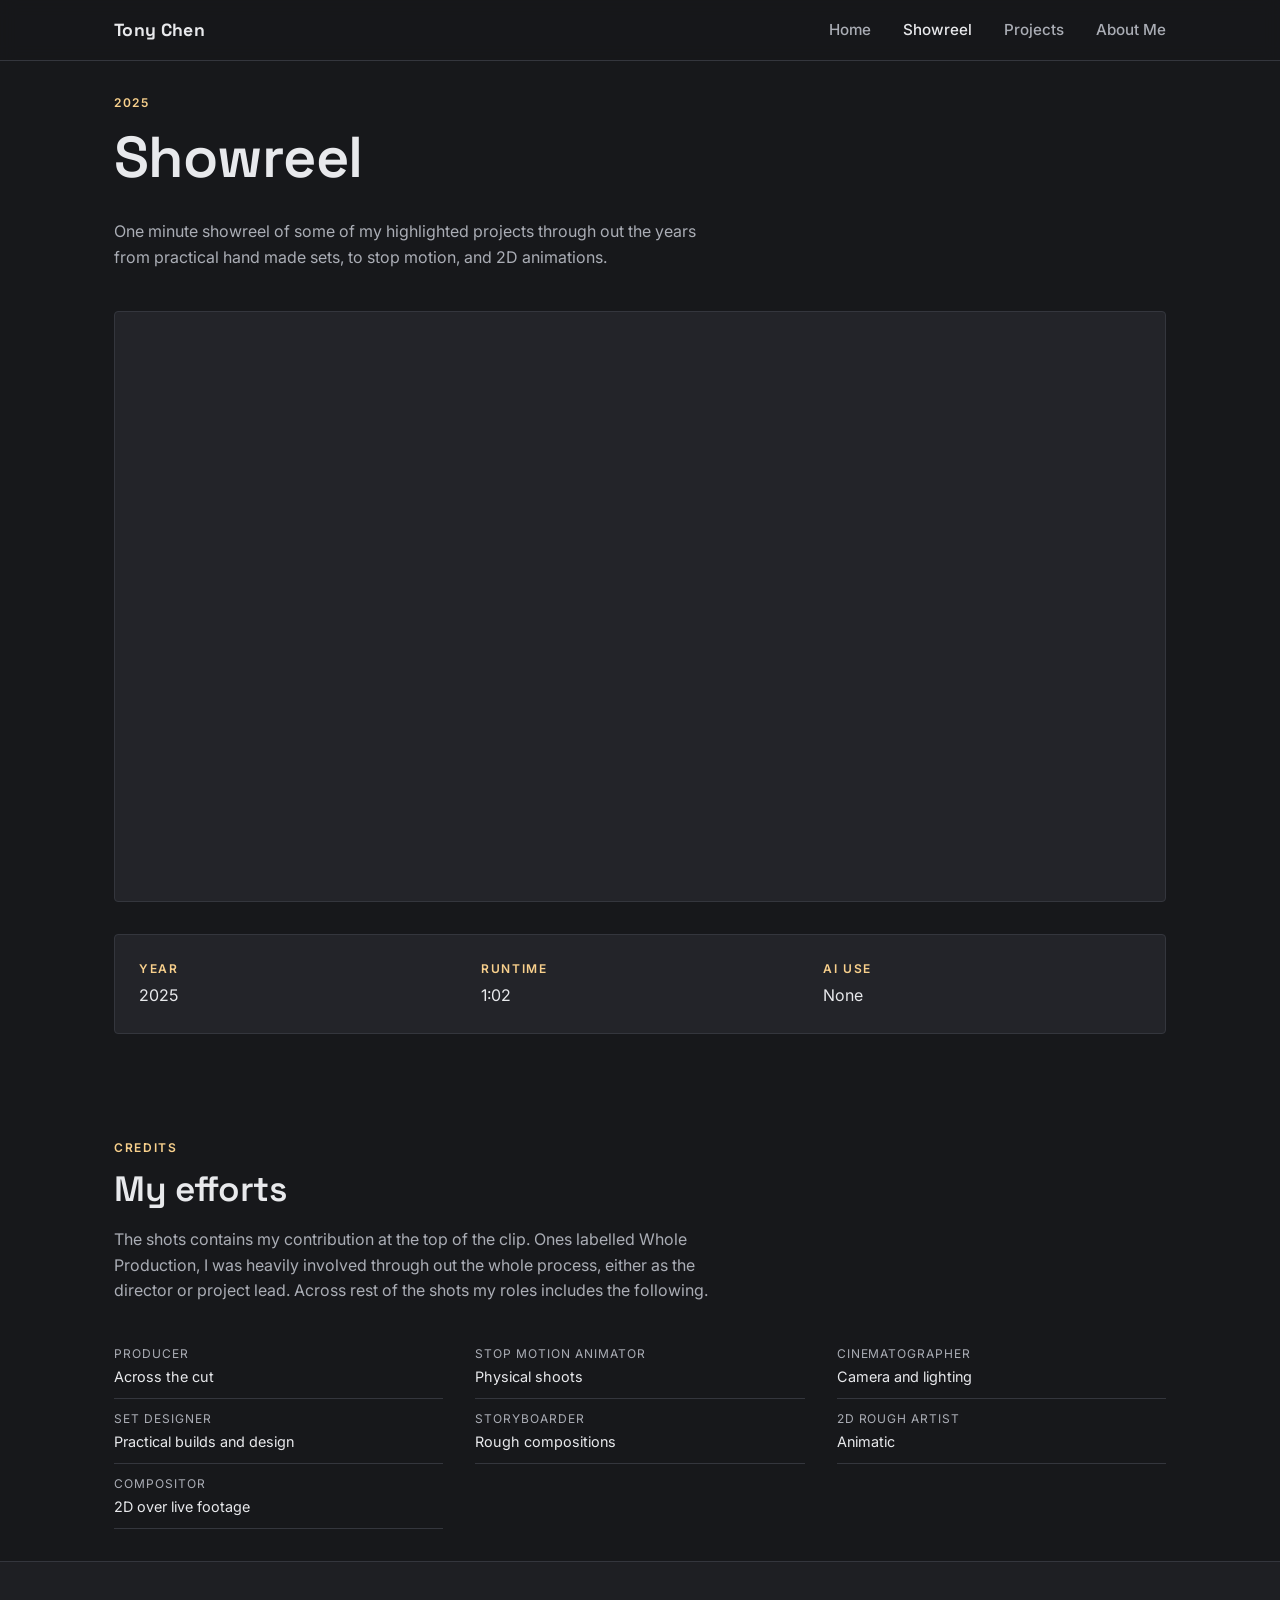
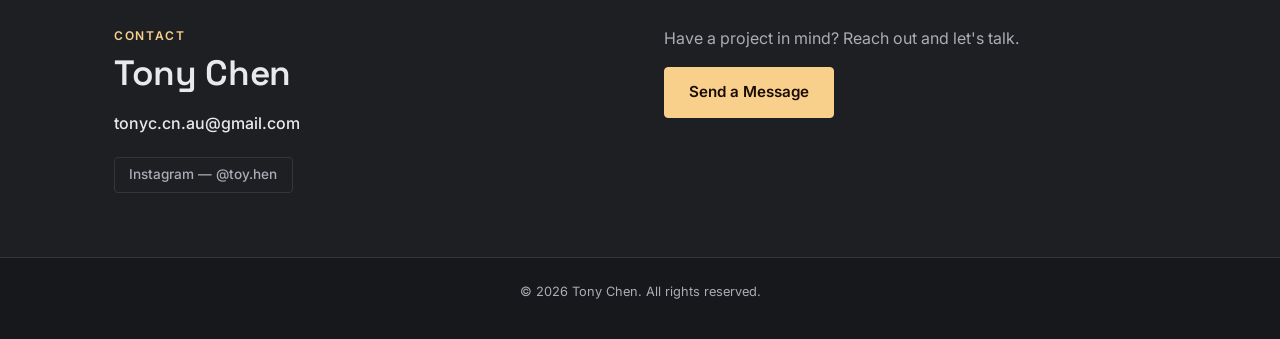
<file: reel.html>
<!DOCTYPE html>
<html lang="en">
<head>
<meta charset="UTF-8">
<meta name="viewport" content="width=device-width, initial-scale=1.0">
<title>2025 Showreel &mdash; Tony Chen</title>
<meta name="description" content="Tony Chen's 2025 showreel — stop motion, 2D animation and hybrid film making. One minute, four films.">
<!-- og: URLs are ABSOLUTE and must stay that way — see the note in index.html. -->
<meta property="og:type" content="website">
<meta property="og:url" content="https://toyhen.github.io/Tony/reel.html">
<meta property="og:title" content="2025 Showreel — Tony Chen">
<meta property="og:description" content="One minute, four films. Stop motion, 2D animation and hybrid film making.">
<meta property="og:image" content="https://toyhen.github.io/Tony/images/hero-poster.jpg">
<meta name="twitter:card" content="summary_large_image">
<link rel="preconnect" href="https://fonts.googleapis.com">
<link href="https://fonts.googleapis.com/css2?family=Inter:wght@400;500;600&family=Space+Grotesk:wght@600;700&display=swap" rel="stylesheet">
<link rel="stylesheet" href="css/style.css">
</head>
<body>
<a class="skip-link" href="#main-content">Skip to content</a>

<header class="site-header">
  <nav class="nav">
    <a href="index.html" class="nav-brand">Tony Chen</a>
    <button class="nav-toggle" aria-label="Toggle navigation" aria-expanded="false">&#9776;</button>
    <ul class="nav-links">
      <li><a href="index.html">Home</a></li>
      <li><a href="reel.html" aria-current="page">Showreel</a></li>
      <li><a href="projects.html">Projects</a></li>
      <li><a href="about.html">About Me</a></li>
    </ul>
  </nav>
</header>

<main id="main-content" tabindex="-1">

<section class="section-tight">
  <div class="container">
    <div class="section-head">
      <!-- The eyebrow was "Showreel" over an h1 of "2025 Showreel" — a pure
           prefix of the heading. Swapped so each carries one thing: the year
           above, the name below (Tony, 1 Sep 2026).

           `<title>` and og:title deliberately KEEP "2025 Showreel" — a browser
           tab and a shared link have no eyebrow to supply the year, and
           "Showreel — Tony Chen" alone is vague out of context. So the heading
           and the document title differ here on purpose; do not "fix" one to
           match the other.

           The year is also in the meta slate below (Year 2025). That overlap is
           accepted: the eyebrow is a display label and the slate is the spec
           row for the film, the same way a project page repeats its date. -->
      <p class="eyebrow">2025</p>
      <h1>Showreel</h1>
      <p>One minute showreel of some of my highlighted projects through out the years from practical hand made sets, to stop motion, and 2D animations.</p>
    </div>

    <div class="video-frame">
      <iframe src="https://www.youtube.com/embed/3LoakH_G9Og" title="Tony Chen Showreel 2025"
        allow="accelerometer; autoplay; clipboard-write; encrypted-media; gyroscope; picture-in-picture; web-share"
        referrerpolicy="strict-origin-when-cross-origin" loading="lazy" allowfullscreen></iframe>
    </div>

    <div class="meta-grid" style="margin-top: 2rem;">
      <div class="meta-item">
        <span class="eyebrow">Year</span>
        <p>2025</p>
      </div>
      <div class="meta-item">
        <span class="eyebrow">Runtime</span>
        <p>1:02</p>
      </div>
      <div class="meta-item">
        <span class="eyebrow">AI Use</span>
        <p>None</p>
      </div>
    </div>
  </div>
</section>

<section class="section-tight">
  <div class="container">
    <div class="section-head">
      <p class="eyebrow">Credits</p>
      <h2>My efforts</h2>
      <p>The shots contains my contribution at the top of the clip. Ones labelled Whole Production, I was heavily involved through out the whole process, either as the director or project lead. Across rest of the shots my roles includes the following.</p>
    </div>

    <ul class="credits-list">
      <li><span class="credit-role">Producer</span>Across the cut</li>
      <li><span class="credit-role">Stop Motion Animator</span>Physical shoots</li>
      <li><span class="credit-role">Cinematographer</span>Camera and lighting</li>
      <li><span class="credit-role">Set Designer</span>Practical builds and design</li>
      <li><span class="credit-role">Storyboarder</span>Rough compositions</li>
      <li><span class="credit-role">2D Rough Artist</span>Animatic</li>
      <li><span class="credit-role">Compositor</span>2D over live footage</li>
    </ul>

  </div>
</section>

<!-- THIS ENDS LIKE ITS PEERS, NOT LIKE A PROJECT PAGE (1 Sep 2026). It used to
     carry a .project-nav, and that component is a SEQUENCE control: on the five
     project pages every one of its links is a step in the prev/next chain
     through the work. Here neither was -- it read "&larr; All Projects" /
     "About &amp; contact &rarr;", two lateral jumps wearing arrows that imply a
     previous and a next which do not exist. The back arrow was the worst of it:
     Showreel is a top-level nav item, so visitors arrive from the header, never
     from projects.html, and there is nothing to go "back" to.

     It was also duplicating a header that never leaves. The site header is
     position: sticky and this page is only 1.94 screens tall, so the nav sat
     ~170px under two links that were already on screen.

     index.html, projects.html and about.html all end on this .contact band;
     reel.html was the only top-level page ending like a film page. It is also
     the page that most earns the band -- somebody who has just watched a
     60-second reel to the end is the most likely person on the site to want to
     get in touch. (mini-works.html is precedent for the other direction: it
     lives in projects/ and carries no .project-nav at all.)

     The compact band, not about.html's: that page owns the actual Formspree
     form, and a second copy of it here would split the funnel for no gain. -->
<section class="contact">
  <div class="container">
    <div class="contact-grid">
      <div class="contact-details">
        <p class="eyebrow">Contact</p>
        <h2>Tony Chen</h2>
        <p><a href="mailto:tonyc.cn.au@gmail.com">tonyc.cn.au@gmail.com</a></p>
        <div class="social-links">
          <a href="https://www.instagram.com/toy.hen/" target="_blank" rel="noopener">Instagram &mdash; @toy.hen</a>
        </div>
      </div>
      <div>
        <p>Have a project in mind? Reach out and let's talk.</p>
        <a href="about.html#contact" class="btn btn-primary">Send a Message</a>
      </div>
    </div>
  </div>
</section>

</main>

<footer class="site-footer">
  <p>&copy; <span id="year"></span> Tony Chen. All rights reserved.</p>
</footer>

<script src="js/script.js"></script>
<script>document.getElementById("year").textContent = new Date().getFullYear();</script>
</body>
</html>
</file>
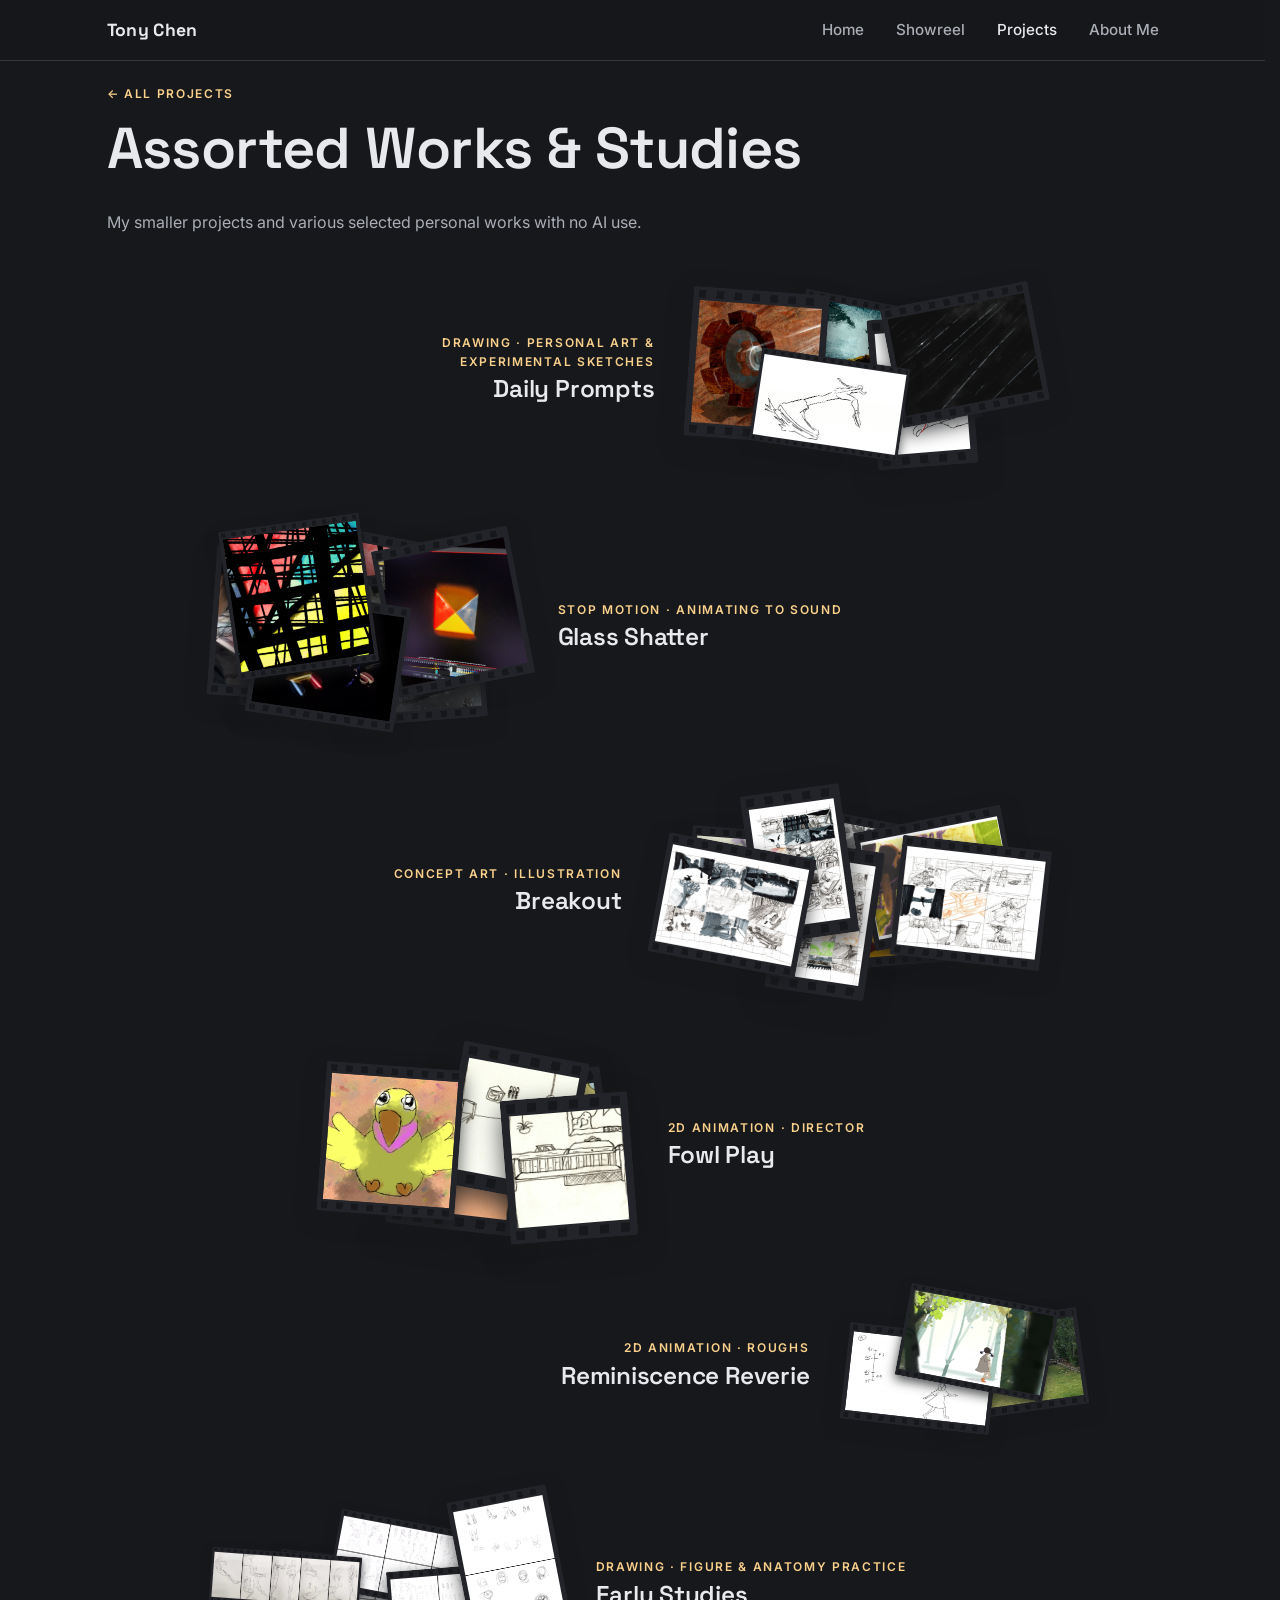
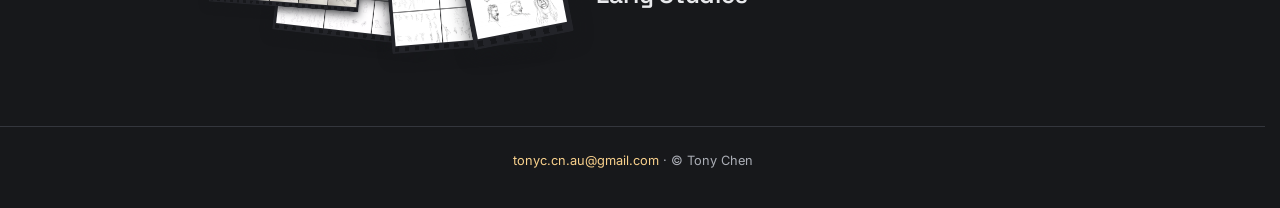
<file: projects/mini-works.html>
<!DOCTYPE html>
<html lang="en">
<head>
<meta charset="UTF-8">
<meta name="viewport" content="width=device-width, initial-scale=1.0">
<title>Assorted Works &amp; Studies &mdash; Tony Chen</title>
<meta name="description" content="My smaller projects and various selected personal works with no AI use.">
<!-- og: URLs are ABSOLUTE and must stay that way &mdash; see the note in index.html. -->
<meta property="og:type" content="article">
<meta property="og:url" content="https://toyhen.github.io/Tony/projects/mini-works.html">
<meta property="og:title" content="Assorted Works &amp; Studies &mdash; Tony Chen">
<meta property="og:description" content="My smaller projects and various selected personal works with no AI use.">
<meta property="og:image" content="https://toyhen.github.io/Tony/images/projects/mini-works.jpg">
<meta property="og:image:width" content="1600">
<meta property="og:image:height" content="1000">
<meta property="og:image:alt" content="Six frames tiled together: coloured glass panels, a pencil interior sketch, a painted hillside, a dark shooting rig, a fox drawn in wash, and a rusted cog">
<meta name="twitter:card" content="summary_large_image">
<link rel="preconnect" href="https://fonts.googleapis.com">
<link href="https://fonts.googleapis.com/css2?family=Inter:wght@400;500;600&family=Space+Grotesk:wght@600;700&display=swap" rel="stylesheet">
<link rel="stylesheet" href="../css/style.css">
<!-- THE ONE PAGE ON THE SITE WITH A SECOND STYLESHEET AND A SECOND SCRIPT, and
     it is a deliberate exception to the single-stylesheet convention rather
     than drift. The gallery component is ~1365 lines of CSS and ~1122 of JS;
     folded into style.css and script.js it would grow them by 63% and 55%, and
     those two files have to stay hand-editable -- that is the whole reason
     this site has no build step. Keeping it beside them costs one extra
     request on one page and leaves both files a size Tony can work in.
     mini.js REQUIRES script.js to have run: the gallery is a .mediagrid, so
     initMediaGrid wires its lightbox, hover preview, touch tracker and
     keyboard, and this component adds no overlay of its own. -->
<link rel="stylesheet" href="../css/mini.css">
</head>
<body>
<a class="skip-link" href="#main-content">Skip to content</a>

<header class="site-header">
  <nav class="nav">
    <a href="../index.html" class="nav-brand">Tony Chen</a>
    <button class="nav-toggle" aria-label="Toggle navigation" aria-expanded="false">&#9776;</button>
    <ul class="nav-links">
      <li><a href="../index.html">Home</a></li>
      <li><a href="../reel.html">Showreel</a></li>
      <li><a href="../projects.html" aria-current="page">Projects</a></li>
      <li><a href="../about.html">About Me</a></li>
    </ul>
  </nav>
</header>

<main id="main-content" tabindex="-1">

<section class="section-tight">
  <div class="container">
    <!-- NO META SLATE, AND THAT IS A DECISION (Tony, 5 Sep 2026). The other
         five project pages open h1 -> slate -> the film, where the slate is
         the credit block for the thing directly beneath it. This page has no
         hero media and must not be given one -- the gallery IS the media -- so
         the slate had nothing to label, and it sat there as the heaviest panel
         on the first screen, competing with the first heap.

         It also could not answer its own questions. Three of its five rows
         read "Various Disciplines" / "Varies" / "Sydney NSW Australia",
         because this page is six works over four years rather than one
         project, and the kinds it was generalising are already on screen as
         each gallery's own eyebrow. Removing it saves 164px at desktop and
         ~309px at 375px -- 38% of a phone screen -- before any work shows.

         TRIMMING IT TO THE TWO ROWS THAT DID SAY SOMETHING IS WORSE THAN
         EITHER EXTREME. .meta-grid is auto-fit / minmax(160px, 1fr), so two
         items stretch to two ~510px columns and strand a pair of labels in an
         empty panel; three do the same less badly. Fixing that needs a
         per-page grid override, which is the drift the rolling design track
         exists to avoid. It is all five rows or none.

         WHAT THE 31 AUG GRAMMAR FIX KEEPS: the h1 sits DIRECTLY in the
         container rather than inside a .section-head, which is reel.html's
         pattern and caps its contents at 60ch -- that is what wrapped
         "Assorted Works & Studies" onto two lines while every sibling title
         sits on one. That half is untouched and is the half that was doing the
         work. Date and location live on this work's card on projects.html,
         which is what a visitor arriving the intended way has just read. -->
    <p class="eyebrow"><a href="../projects.html">&larr; All Projects</a></p>
    <h1>Assorted Works &amp; Studies</h1>

    <!-- TONY'S OWN SENTENCE, and it now carries the AI declaration the slate
         used to hold (his wording, 5 Sep 2026). Every other project page and
         every card on projects.html states one, so dropping the slate would
         otherwise have left the site's only undeclared project page -- and
         this is the page where it matters most, being hand-drawn work in a
         year when that is the first question anyone asks about a drawing.

         .page-lede caps the paragraph WITHOUT capping the heading, the way
         .section-head did. It sits under the h1 rather than between the h1 and
         a panel, which is the arrangement Tony called an "odd location" on
         31 Aug: the sentence was orphaned by being sandwiched, and with the
         slate gone there is nothing to sandwich it against. -->
    <p class="page-lede">My smaller projects and various selected personal works with no AI use.</p>

    <!-- One shared page, six sections, and the sections are NOT the same size.
         Weight is --sc-scale on each gallery: 1 / 1.15 / 1 / 0.85 / 1 / 1 in
         document order, which is
         row height in A and B and band height in C. --weight on an individual
         figure is the anchor, and applies in A and B only -- a band gives
         every item the same height by construction. Never a card count. -->

    <!-- ====================================================== DAILY PROMPTS ==
         Added 29 Aug 2026, picked by Tony off pick-sheets/ONE.md and PRG.md.
         Build recipe and provenance are in assets.ps1.

         IT LEADS THE PAGE (Tony, 29 Aug 2026: "move this daily prompts mini
         works project to above breakout, actually, even above glass shatter").
         It went in between Reminiscence Reverie and Early Studies and was moved
         to first in the same session.

         IT WAS ELEVEN FIGURES AND IS NOW SEVEN. Tony cut Fire, Crush, Hax and
         Flower on sight -- "I don't think they are strong enough" -- which is
         the second time on this page that seeing the built thing changed a pick
         that read fine as a filename in a list. The four assets are STILL BUILT
         by assets.ps1 and still in assets/: he wants them held as backup, or
         for "a separate cluster of lower quality works" later. Do not delete
         them.

         TWO 1x2 COLLAGES, NO `data-frames`. Angel and Spike each pair a working
         stage against the finished piece. The tile COULD have cycled its stages
         -- the gallery is a .mediagrid, so the component is already there --
         but Tony's read of this page is that it is a highlights wall, not a
         case study, and tiles advertising process would have made process look
         like the theme. `data-frames` also draws a dot per frame at rest, so it
         is not the quiet option it appears to be. A 1x2 says "same drawing,
         twice" with no machinery and costs one tile instead of several.

         Bone is a SINGLE for a different reason: his two finished versions are
         different crops of one picture, 1.776 landscape against 1.000 square,
         so they cannot share a cell. He chose the landscape.

         NO <span> IN THE FIGCAPTIONS, deliberately (Tony, 29 Aug 2026): "no
         captions even within the opened light box, just a descriptive title".
         The <strong> still has to be there and still has to be unique -- it is
         the tile's aria-label and the lightbox's whole caption. openBox builds
         that caption with .filter(Boolean).join(" - "), so a missing span
         degrades to the title alone with no code change.

         EXTENDED TO THE WHOLE PAGE on 30 Aug 2026, so all six sections are
         title-only and the lightbox reads the same everywhere. Stripping 32
         spans made the <strong> the ONLY accessible name on those tiles, so
         uniqueness stopped being a nicety -- checked, all 38 are distinct.
         Re-check that whenever an item is added or a title is reworded. -->
    <article class="work">
      <div class="work-head">
        <p class="eyebrow">Drawing &middot; Personal Art &amp; Experimental Sketches</p>
        <h2>Daily Prompts</h2>
      </div>

      <!-- --heap-ax 0.72 puts this heap in the RIGHT half and its title in the
           left. It does NOT follow AX_CYCLE's first value (0.24) even though
           this is now the first article, and that is on purpose: the other four
           are authored L / R / L / R starting from Glass Shatter at 0.24, so
           leading with another left would put two heaps in the same column.
           Going right here alternates the whole page in one number instead of
           renumbering five sections. Early Studies goes back to its original
           0.28 for the same reason. Verified R/L/R/L/R/L on screen. -->
      <div class="mediagrid scatter" data-mediagrid style="--sc-scale: 1; --heap-ax: 0.72;">

        <!-- ANGEL. The WIP cell is Angel_WIP, not the Angel1.7 Tony picked --
             see assets.ps1 for why, and it is one filename to revert. -->
        <figure style="--ar: 1.509;">
          <img src="../images/projects/dp-angel.jpg" loading="lazy"
               alt="Two panels of the same winged figure. Left: a loose black gesture drawing of a body mid-stride with drapery sweeping behind it. Right: the same pose rebuilt as clockwork &mdash; hinged joints, strut-work limbs and a mechanical wing drawn over a faint blue trace of the original.">
          <figcaption><strong>Clockwork angel concept</strong></figcaption>
        </figure>

        <figure style="--ar: 2.008;">
          <img src="../images/projects/dp-spike.jpg" loading="lazy"
               alt="Two panels of a figure lunging forward with one leg thrown out behind. Left: a grey value study on a flat grey ground, the head only roughed in. Right: the same figure finished in warm skin tones against deep red, with a turquoise ribbon curving through the pose and gold hair.">
          <figcaption><strong>Anatomy practice</strong></figcaption>
        </figure>

        <figure style="--ar: 1.773;">
          <img src="../images/projects/dp-bone.jpg" loading="lazy"
               alt="A wide painting in a rough dry-brush texture: an ochre mound under a pale, heavily clouded sky, with a dark bone-shaped cross standing on the crest and a red cloth knotted around it. More bones lie half-buried on the slope, and dark green foliage fills the top right corner.">
          <figcaption><strong>Rustic hill concept art</strong></figcaption>
        </figure>

        <figure style="--ar: 0.708;">
          <img src="../images/projects/dp-band.jpg" loading="lazy"
               alt="A clean black line drawing of two hands, one above the other, with a red elastic band pulled taut in a long loop between a finger of the upper hand and the thumb of the lower one.">
          <figcaption><strong>Hand perspective</strong></figcaption>
        </figure>

        <figure style="--ar: 1;">
          <img src="../images/projects/dp-gear.jpg" loading="lazy"
               alt="A 3D render of a heavily rusted cog with a bolt through its polished steel hub, lying on a rusted metal surface with two streaks of light crossing it.">
          <figcaption><strong>Gear 3D render</strong></figcaption>
        </figure>

        <figure style="--ar: 1.413;">
          <img src="../images/projects/dp-universe.jpg" loading="lazy"
               alt="A near-black field crossed by pale diagonal streaks of light running from lower left to upper right, with drifts of fine white speckle between them and one brighter point near the left edge.">
          <figcaption><strong>Space concept art</strong></figcaption>
        </figure>

        <figure style="--ar: 1.778; --weight: 1.4;">
          <img src="../images/projects/dp-rink.jpg" loading="lazy"
               alt="A loose black line drawing on white of a skater leaning far forward mid-stride, arms swept back and one leg extended behind, with ice spraying up from the blade of the leading skate.">
          <figcaption><strong>Rink</strong></figcaption>
        </figure>

        <i class="sc-fill" aria-hidden="true"></i>
      </div>
    </article>

    <!-- =================================================== GLASS SHATTER ==
         Leads with process. The portfolio value here is that three materials
         were tried and one was rejected on Tony's own judgement, so the
         four-second payoff is the LAST item in the section, not the first.

         OPEN QUESTION for Tony: "Glass Shatter" is the sound effect the group
         was handed. Is it also the piece's title? The heading below assumes
         yes. See FINDINGS.md. -->
    <article class="work">
      <div class="work-head">
        <p class="eyebrow">Stop Motion &middot; Animating to Sound</p>
        <h2>Glass Shatter</h2>
      </div>

      <div class="mediagrid scatter" data-mediagrid style="--sc-scale: 1.15; --heap-ax: 0.24;">

        <figure style="--ar: 1;">
          <img src="../images/projects/gs-storyboard.jpg" loading="lazy"
               alt="Nine storyboard panels: a black square outlined in colour, a red and blue U shape, a small starburst, then a grid of coloured window shapes.">
          <figcaption><strong>Storyboard</strong></figcaption>
        </figure>

        <figure style="--ar: 1;">
          <img src="../images/projects/gs-paper.jpg" loading="lazy"
               alt="Yellow, cyan, pink and violet paper triangles laid out on the black shooting table under the camera.">
          <figcaption><strong>Card paper test</strong></figcaption>
        </figure>

        <figure style="--ar: 1;">
          <video data-src="../images/projects/gs-interim.mp4" poster="../images/projects/gs-interim-poster.jpg"
                 muted loop playsinline preload="none"
                 aria-label="A coloured frame draws itself in the dark, flashes white at the centre, and breaks into a leadlight grid of red, cyan and yellow panes."></video>
          <figcaption><strong>First complete stop motion attempt</strong></figcaption>
        </figure>

        <figure style="--ar: 1;">
          <img src="../images/projects/gs-dye-rig.jpg" loading="lazy"
               alt="A segmented clear plastic container on a light box, each segment holding yellow, blue or red food-coloured water.">
          <figcaption><strong>Dyed water in my DIY container</strong></figcaption>
        </figure>

        <figure style="--ar: 0.667;">
          <video data-src="../images/projects/gs-dye-shoot.mp4" poster="../images/projects/gs-dye-shoot-poster.jpg"
                 muted loop playsinline preload="none"
                 aria-label="Filming from above: black card cut into thin lines is laid across the lit container of coloured water."></video>
          <figcaption><strong>Shooting the shatter</strong></figcaption>
        </figure>

        <figure style="--ar: 1;">
          <img src="../images/projects/gs-tile-rig.jpg" loading="lazy"
               alt="An orange and blue triangle of light projected onto glazed ceramic tiles in a dark room.">
          <figcaption><strong>Light instead of physical cuts</strong></figcaption>
        </figure>

        <figure style="--ar: 1.331;">
          <video data-src="../images/projects/gs-shadow-rig.mp4" poster="../images/projects/gs-shadow-rig-poster.jpg"
                 muted loop playsinline preload="none"
                 aria-label="A pitch black room: one lamp beside the camera, both aimed down at the shooting table, with lit coloured shapes standing out of the dark."></video>
          <figcaption><strong>Shooting with light in the dark room</strong></figcaption>
        </figure>

        <!-- The payoff, and the only item in this section carrying a --weight.
             It is about four seconds of unique animation, so it earns the size
             by being the result, not by being long. -->
        <figure style="--ar: 1; --weight: 1.7;">
          <video data-src="../images/projects/gs-final.mp4" poster="../images/projects/gs-final-poster.jpg"
                 muted loop playsinline preload="none"
                 aria-label="The finished segment: a coloured frame builds in the dark, bursts at the centre, and breaks into a grid of red, cyan and yellow shapes."></video>
          <figcaption><strong>The finished final clip</strong></figcaption>
        </figure>

        <i class="sc-fill" aria-hidden="true"></i>
      </div>
    </article>


    <!-- ======================================================== BREAKOUT ==
         NO PHOTOGRAPH CONTAINING PEOPLE SHIPS FROM THIS PROJECT. Tony's flat
         rule, 26 Aug 2026 -- not a per-face consent check. Nothing in this
         section is a photograph at all; everything is a drawing or a scan. -->
    <article class="work">
      <div class="work-head">
        <p class="eyebrow">Concept Art &middot; Illustration</p>
        <h2>Breakout</h2>
      </div>

      <div class="mediagrid scatter" data-mediagrid style="--sc-scale: 1; --heap-ax: 0.71;">

        <figure style="--ar: 3.008;">
          <img src="../images/projects/br-fox-study.jpg" loading="lazy"
               alt="Pencil study of a fennec fox lying down, drawn wide across the page, ears large and eyes closed.">
          <figcaption><strong>Fox study</strong></figcaption>
        </figure>

        <figure style="--ar: 1.498;">
          <img src="../images/projects/br-comp-a.jpg" loading="lazy"
               alt="Greyscale composition: the fox hangs underneath a bus shelter rail on a city street, with a bench and a tree behind.">
          <figcaption><strong>Composition one</strong></figcaption>
        </figure>

        <figure style="--ar: 1.498;">
          <img src="../images/projects/br-comp-b.jpg" loading="lazy"
               alt="Greyscale composition: the fox stands upright and dark against the street, the shelter rail cutting across behind it.">
          <figcaption><strong>Composition two</strong></figcaption>
        </figure>

        <figure style="--ar: 1.498;">
          <img src="../images/projects/br-colour-a.jpg" loading="lazy"
               alt="Colour test of the second composition: gold ground, olive buildings, the fox in deep maroon and mauve.">
          <figcaption><strong>Colour test, referenced colours from a Dune book poster</strong></figcaption>
        </figure>

        <figure style="--ar: 1.498;">
          <img src="../images/projects/br-colour-b.jpg" loading="lazy"
               alt="Colour test of the same composition in lavender and pale green, much lighter than the gold version.">
          <figcaption><strong>Colour test, lavender</strong></figcaption>
        </figure>

        <!-- MARKED GAP. The manifest lists the four "Color N" files as colour
             tests but says nothing about "Colour print 1", so there is no
             verified fact that this is the finished piece rather than one more
             test. Rendered as a gap rather than guessed at. -->
        <figure style="--ar: 1.414;" data-gap>
          <img src="../images/projects/br-print.jpg" loading="lazy"
               alt="A scan of a printed version of the fox composition, gold and olive with visible paper texture.">
          <figcaption><strong>Final work, a colour print on canvas</strong></figcaption>
        </figure>

        <!-- GAP RESOLVED, 27 Aug 2026. This scan was staged as br-Page_1.jpg
             with nothing recorded about it. Tony asked for pages 2, 3 and 4 of
             "100 ways", and Page 1 of that set is byte-for-byte the same file
             (18,101,284 bytes, 4944x6992) -- so the page has a name now. The
             four run in order below. -->
        <figure style="--ar: 0.707;">
          <img src="../images/projects/br-page.jpg" loading="lazy"
               alt="A page of small thumbnail compositions in pencil and ink, ruled into a loose grid.">
          <figcaption><strong>Composition thumbnails page 1</strong></figcaption>
        </figure>

        <figure style="--ar: 0.707;">
          <img src="../images/projects/br-page-2.jpg" loading="lazy"
               alt="A ruled grid of thumbnails: the fox's face large at the top left, dark inked interiors, an orange-washed panel, and the fox curled in several small frames.">
          <figcaption><strong>Composition thumbnails page 2</strong></figcaption>
        </figure>

        <figure style="--ar: 1.414;">
          <img src="../images/projects/br-page-3.jpg" loading="lazy"
               alt="A landscape grid of line thumbnails, with one panel washed orange and another framed by heavy black curtains.">
          <figcaption><strong>Composition thumbnails page 3</strong></figcaption>
        </figure>

        <figure style="--ar: 1.414;">
          <img src="../images/projects/br-page-4.jpg" loading="lazy"
               alt="A landscape grid of grey-wash thumbnails: park trees, benches, birds taking off, and figures under streetlight.">
          <figcaption><strong>Composition thumbnails page 4</strong></figcaption>
        </figure>

        <i class="sc-fill" aria-hidden="true"></i>
      </div>
    </article>


    <!-- ======================================================= FOWL PLAY == -->
    <article class="work">
      <div class="work-head">
        <p class="eyebrow">2D Animation &middot; Director</p>
        <h2>Fowl Play</h2>
      </div>

      <div class="mediagrid scatter" data-mediagrid style="--sc-scale: 0.85; --heap-ax: 0.38;">

        <figure style="--ar: 1;">
          <img src="../images/projects/fp-room-cot.jpg" loading="lazy"
               alt="Background art: a nursery with a wooden cot, an orange floor, a hanging plant and a framed picture of a duck.">
          <figcaption><strong>Coloured background</strong></figcaption>
        </figure>

        <figure style="--ar: 1;">
          <img src="../images/projects/fp-room-side.jpg" loading="lazy"
               alt="Background art of the same nursery from the side: a mobile, a low toy table and the cot at the edge of frame.">
          <figcaption><strong>Coloured side background</strong></figcaption>
        </figure>

        <!-- The same two rooms as the drawings they started as: V1 / V1.1,
             before the digital colour that made fp-room-side and fp-room-cot
             above. -->
        <figure style="--ar: 1;">
          <img src="../images/projects/fp-line-side.jpg" loading="lazy"
               alt="Pencil line drawing of the nursery from the side: a hanging lamp, a low stool, a framed picture and the cot at the edge of frame.">
          <figcaption><strong>Side background sketch</strong></figcaption>
        </figure>

        <figure style="--ar: 1;">
          <img src="../images/projects/fp-line-back.jpg" loading="lazy"
               alt="Pencil line drawing of the nursery from the back: a hanging plant, a framed duck picture and the cot seen end on.">
          <figcaption><strong>Background sketch</strong></figcaption>
        </figure>

        <figure style="--ar: 1; --weight: 1.5;">
          <video data-src="../images/projects/fp-loop.mp4" poster="../images/projects/fp-loop-poster.jpg"
                 muted loop playsinline preload="none"
                 aria-label="The finished loop: a baby and a plushie duck in the nursery, the duck growing until it fills the frame."></video>
          <figcaption><strong>The finished animation loop</strong></figcaption>
        </figure>

        <i class="sc-fill" aria-hidden="true"></i>
      </div>
    </article>


    <!-- ========================================== REMINISCENCE REVERIE ==
         DO NOT CREDIT AMNAH on this clip. The folder and the filename carry
         her name because the roughs were meant to be handed over; that did not
         happen and the shot is Tony's. Manifest, 26 Aug 2026. -->
    <article class="work">
      <div class="work-head">
        <p class="eyebrow">2D Animation &middot; Roughs</p>
        <h2>Reminiscence Reverie</h2>
      </div>

      <div class="mediagrid scatter" data-mediagrid style="--sc-scale: 1; --heap-ax: 0.82;">

        <!-- THE ONLY LIVE-ACTION FRAME ON THIS PAGE, and it is first because
             the cluster now runs in the order the work happened: reference,
             roughs, finished. It is the acting reference Tony filmed to
             animate from, not a version of the animation.

             ITS SOURCE FOLDER HIDES THAT. The file is
             Amnah_Forest_Run\Reference\The_Run.mp4, sitting beside fourteen
             raw phone clips of 5-93MB from 27 Oct 2023 -- this is the 1.5MB
             trimmed cut, the take actually worked from. Same naming trap as
             its two siblings: DO NOT CREDIT AMNAH, the folder carries her name
             because the roughs were to be handed to her and she did not work
             on the shot.

             It carries no --weight, so it renders at the same size as the
             roughs and the finished shot stays the largest thing in the
             cluster at 1.4. The source has an audio track of the backyard;
             the build passes -an, so nothing ships with sound. -->
        <figure style="--ar: 1.779;">
          <video data-src="../images/projects/rr-forest-reference.mp4" poster="../images/projects/rr-forest-reference-poster.jpg"
                 muted loop playsinline preload="none"
                 aria-label="Live action reference filmed in a backyard: a person in a blue hooded jumper and grey tracksuit pants strides and turns across the lawn, arms out, with a paling fence, potted plants and a jacaranda in flower behind them."></video>
          <figcaption><strong>Forest run acting reference</strong></figcaption>
        </figure>

        <figure style="--ar: 1.779;">
          <video data-src="../images/projects/rr-forest-run.mp4" poster="../images/projects/rr-forest-run-poster.jpg"
                 muted loop playsinline preload="none"
                 aria-label="Rough line animation of a figure in a dress dancing and turning, with the animator's exposure chart drawn at the left of frame."></video>
          <figcaption><strong>Forest run roughs and timing</strong></figcaption>
        </figure>

        <!-- The same shot finished. Four files in that folder hold it and all
             four are 1920x1080 / 25fps / ~100 frames, so only the picture
             separates them: this is the coloured one over the painted
             background. Still Tony's shot -- do not credit Amnah. -->
        <figure style="--ar: 1.779; --weight: 1.4;">
          <video data-src="../images/projects/rr-forest-final.mp4" poster="../images/projects/rr-forest-final-poster.jpg"
                 muted loop playsinline preload="none"
                 aria-label="The finished shot: a figure in a grey cape and orange shoes walks through a pale green forest, a butterfly crossing ahead of her."></video>
          <figcaption><strong>Finished forest run shot</strong></figcaption>
        </figure>

        <i class="sc-fill" aria-hidden="true"></i>
      </div>
    </article>


    <!-- ====================================================== EARLY STUDIES ==
         The fifth article, added 29 Aug 2026, and it is the test of CLAUDE.md's
         "adding a project is one <article>" claim -- nothing in mini.js or
         mini.css was touched to put it here.

         THIRTY-TWO SHEETS BECOME SEVEN FIGURES. Six of these are collages
         built by tools/collage.ps1; the recipe is in assets.ps1. A run of daily
         practice is about VOLUME, and eight separate gesture pages in a scatter
         read as eight interchangeable white rectangles -- grouping them by
         month says "he did this every day for months", which is the only thing
         the run actually claims.

         What is NOT collaged by month is the material that is not a gesture
         page: the 7 Aug sheet of three larger studies stands alone, and the two
         anatomy sheets are stacked together as one. Tony cut it from eight
         figures to seven on 29 Aug 2026 -- "a little too many images".

         The dates are Tony's own file names and the Discord post dates, not
         inferences. Thirteen of the thirty-two exist ONLY because they were
         posted to the drawing club channel; there is no local copy. -->
    <article class="work">
      <div class="work-head">
        <p class="eyebrow">Drawing &middot; Figure &amp; Anatomy Practice</p>
        <h2>Early Studies</h2>
      </div>

      <div class="mediagrid scatter" data-mediagrid style="--sc-scale: 1; --heap-ax: 0.28;">

        <figure style="--ar: 2.12;">
          <img src="../images/projects/fig-june.jpg" loading="lazy"
               alt="Six pages of pencil-line gesture drawings tiled together: standing, seated, reclining and reaching figures, some clothed in coats and long skirts. The first page has 6/25/2023 written on it.">
          <figcaption><strong>June</strong></figcaption>
        </figure>

        <!-- THE 7 AUGUST SHEET WAS HERE AND IS OUT (Tony, 30 Aug 2026). It was
             a lone sparse sheet at 1.5% ink against 3.0-3.5% for its
             neighbours; splitting it into three cells took it to 3.1% and he
             looked again: "the 3 figures drawing are not very detailed or good
             works, they read bad at big size, especially the first figure". So
             the density fix worked and the drawings were still the problem --
             a reminder that a measurement can only tell you a tile is thin,
             never that it is good. `fig-larger.jpg` is still built by
             assets.ps1 and held in assets/. -->
        <figure style="--ar: 2.12;">
          <img src="../images/projects/fig-aug-a.jpg" loading="lazy"
               alt="Six A3 gesture sheets tiled together, each crowded with small quick figures: lunging, kicking, robed and cloaked poses, a figure with a shield, an archer.">
          <figcaption><strong>August, first half</strong></figcaption>
        </figure>

        <figure style="--ar: 2.12;">
          <img src="../images/projects/fig-aug-b.jpg" loading="lazy"
               alt="Six more A3 gesture sheets: standing figures with arms raised, seated and lying poses, figures in hats, bending and twisting studies.">
          <figcaption><strong>August, second half</strong></figcaption>
        </figure>

        <figure style="--ar: 2.12;">
          <img src="../images/projects/fig-sep.jpg" loading="lazy"
               alt="Six A3 sheets tiled together, the line more confident and some figures filled in with tone: staffs, leaps, reclining poses and a dense band of small gestures.">
          <figcaption><strong>September into October</strong></figcaption>
        </figure>

        <figure style="--ar: 3.219;">
          <img src="../images/projects/fig-book.jpg" loading="lazy"
               alt="Five photographed sketchbook pages in a row: pencil figure drawings on white paper, shaded and worked further than the digital sheets &mdash; a reclining figure, a foreshortened leap, standing pairs, a kick, and a bending figure.">
          <figcaption><strong>On paper quick sketches</strong></figcaption>
        </figure>

        <!-- The two anatomy sheets are ONE figure, stacked. Both are A3 at
             1.413, so 1x2 lands on 0.704 -- the A-series portrait ratio, and
             the only tall item in a gallery that is otherwise all wide
             collages. A 2x1 would have made a sixth wide one. -->
        <figure style="--ar: 0.704; --weight: 1.5;">
          <img src="../images/projects/fig-anatomy.jpg" loading="lazy"
               alt="Two sheets stacked. Above: feet and hands drawn from several angles, no whole figures on the page. Below: heads &mdash; light construction sketches across the top, and three inked faces with real expressions, a bearded man, a face in three-quarter view, and a woman shouting.">
          <figcaption><strong>Extra anatomy and expressions</strong></figcaption>
        </figure>

        <i class="sc-fill" aria-hidden="true"></i>
      </div>
    </article>

  </div>
</section>

</main>

<footer class="site-footer">
  <p><a href="mailto:tonyc.cn.au@gmail.com">tonyc.cn.au@gmail.com</a> &middot; &copy; <span id="year"></span> Tony Chen</p>
</footer>

<script src="../js/script.js"></script>
<script src="../js/mini.js"></script>
</body>
</html>
</file>
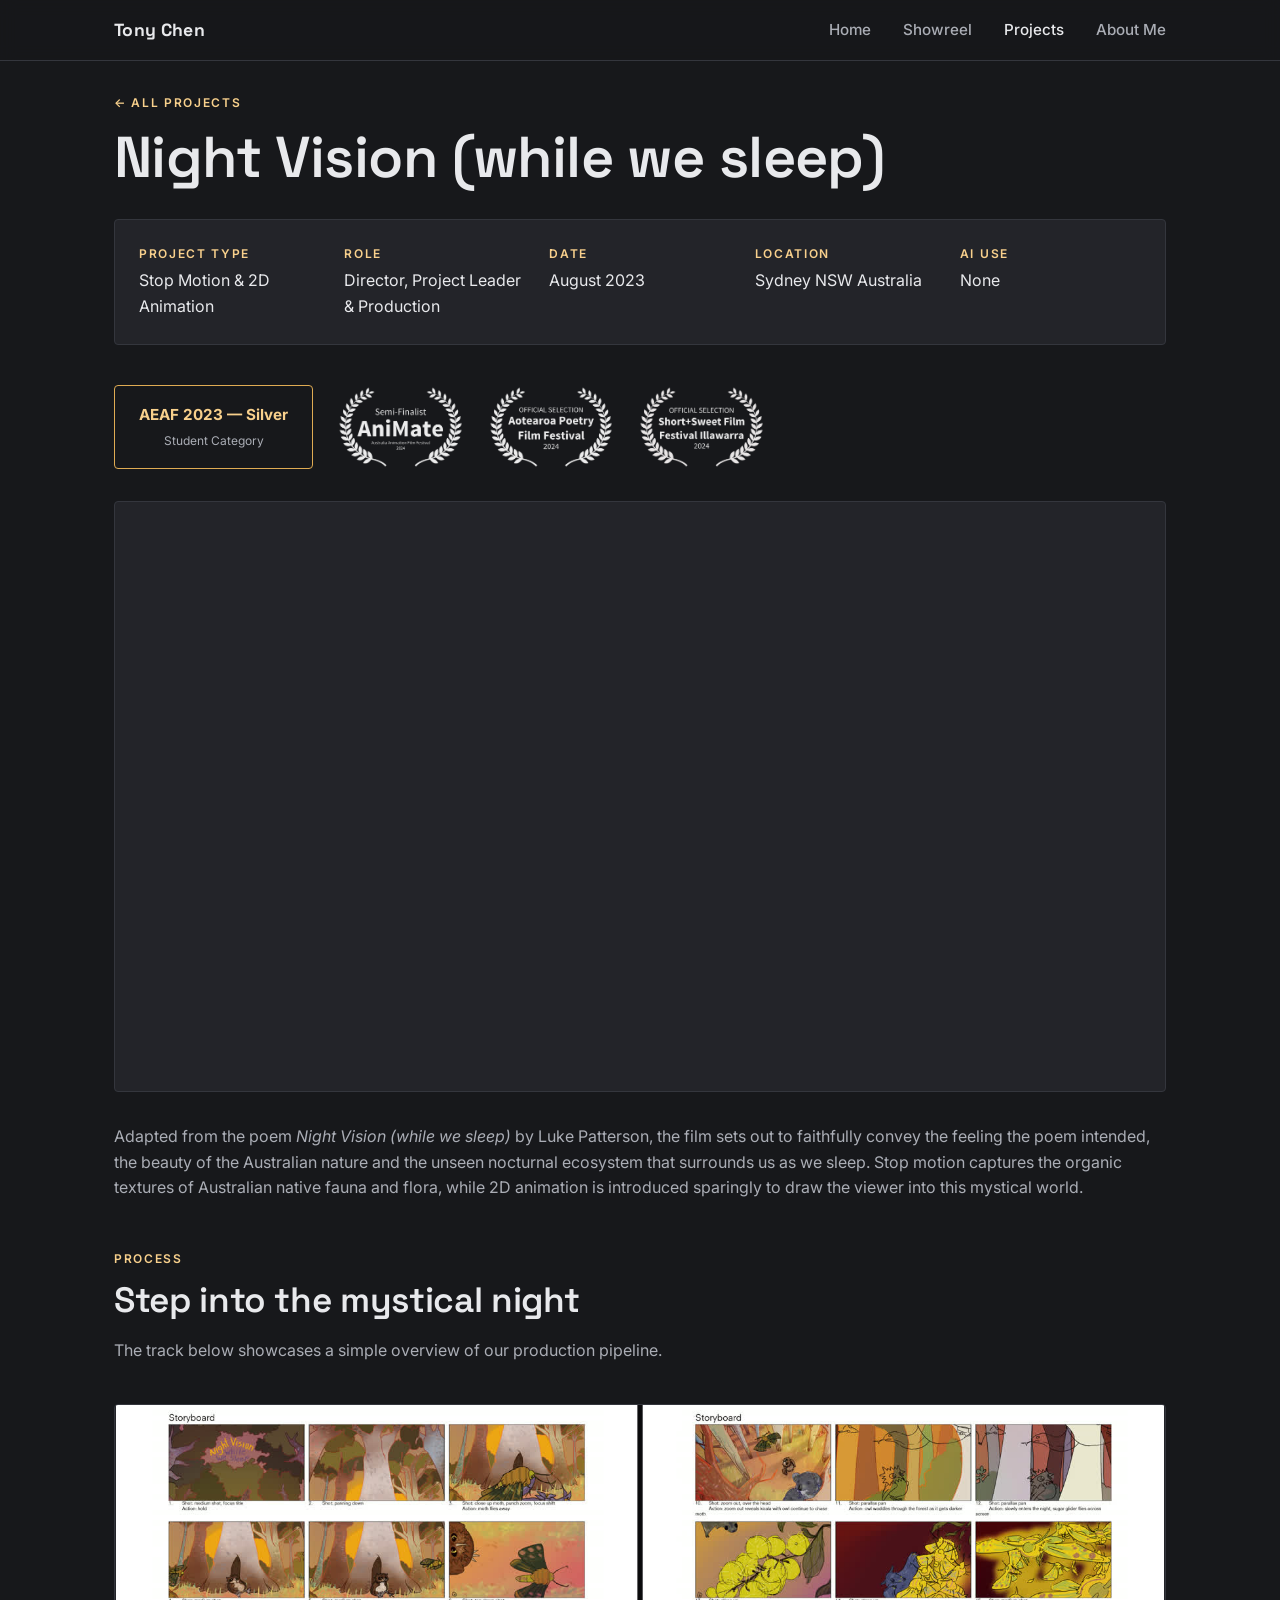
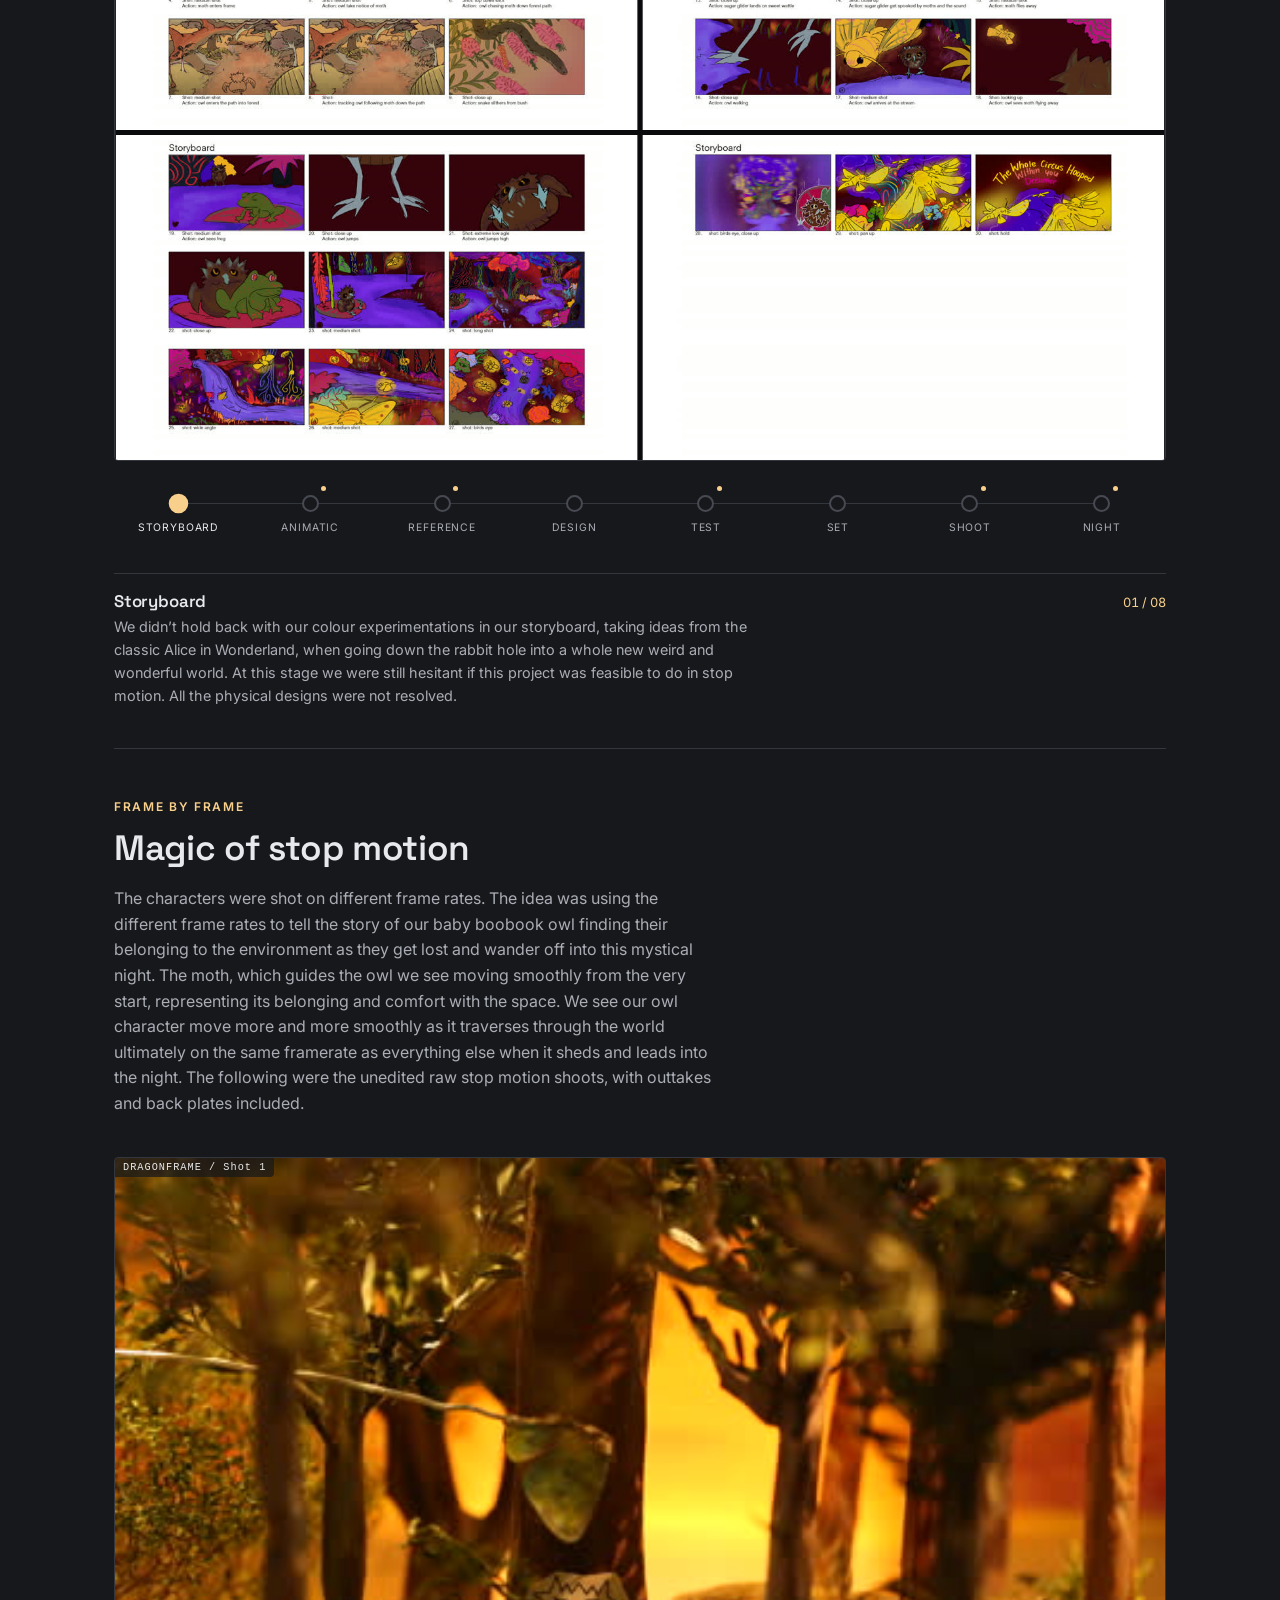
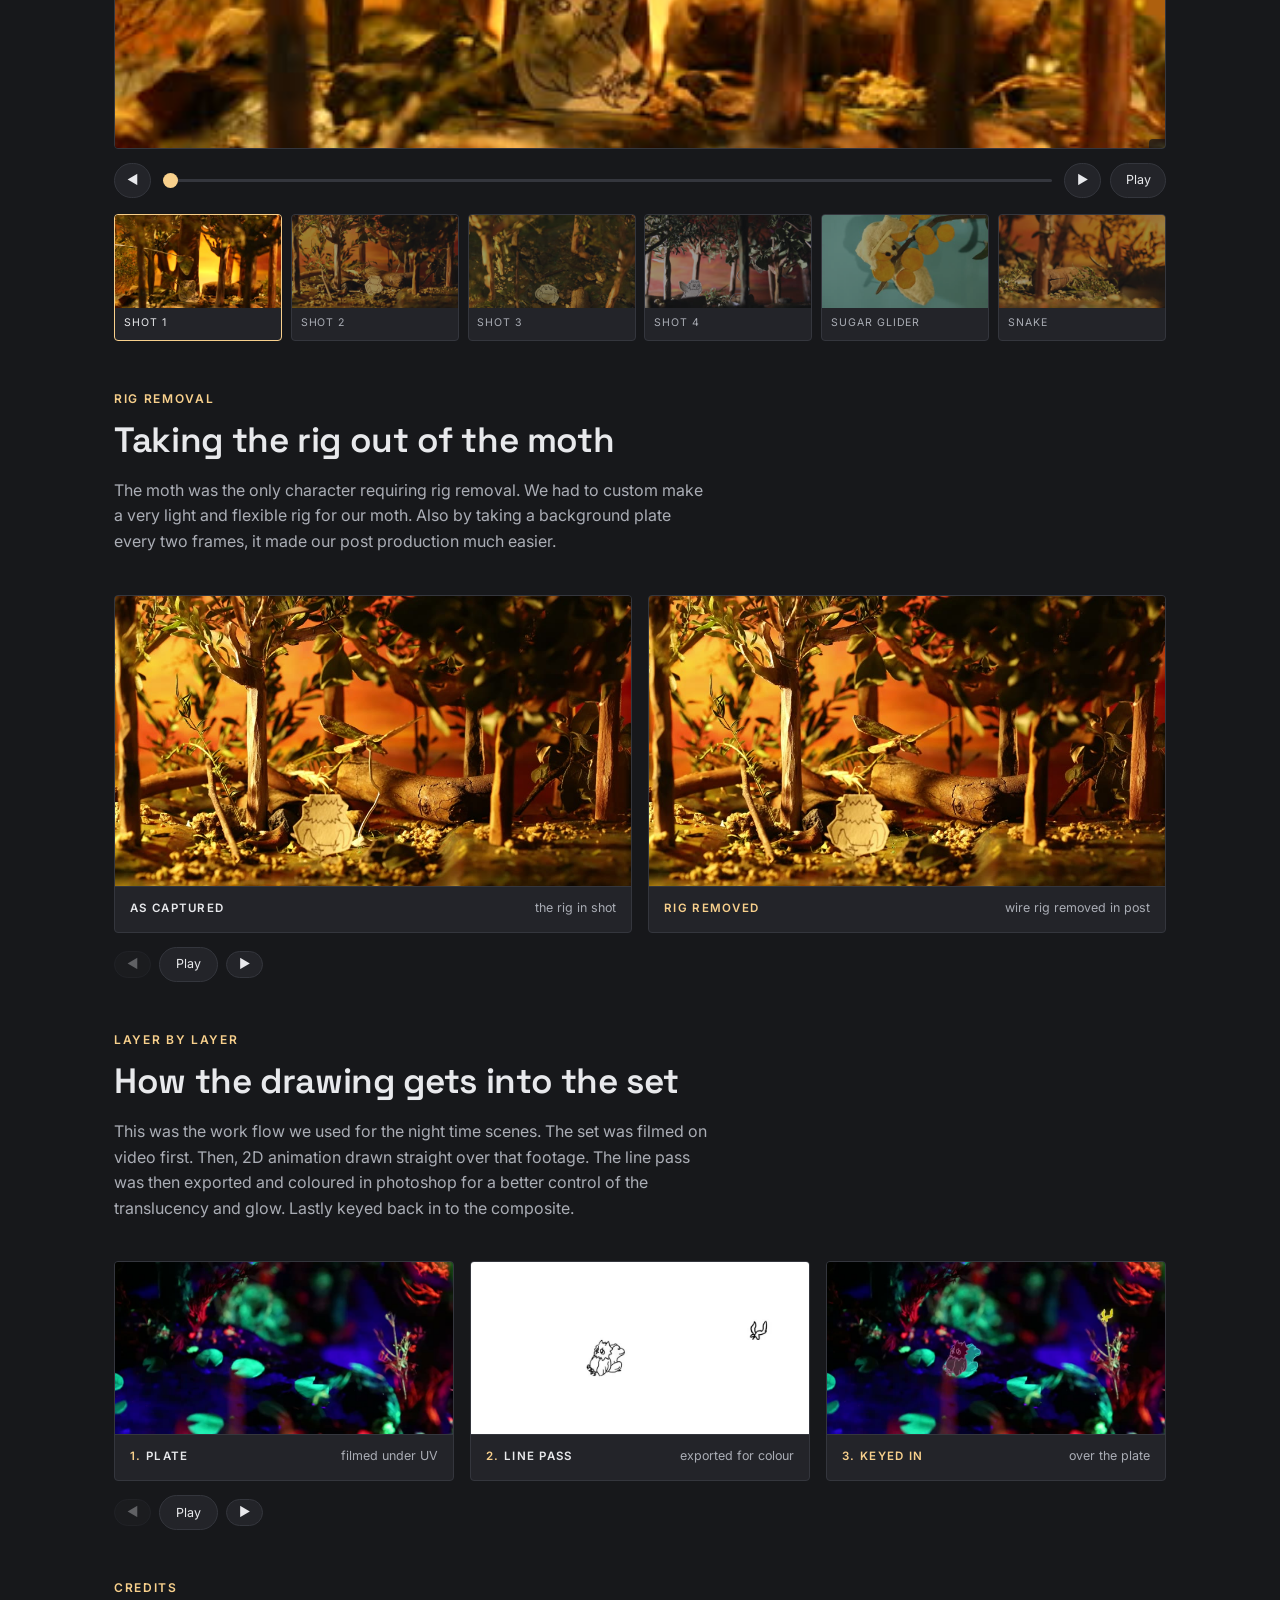
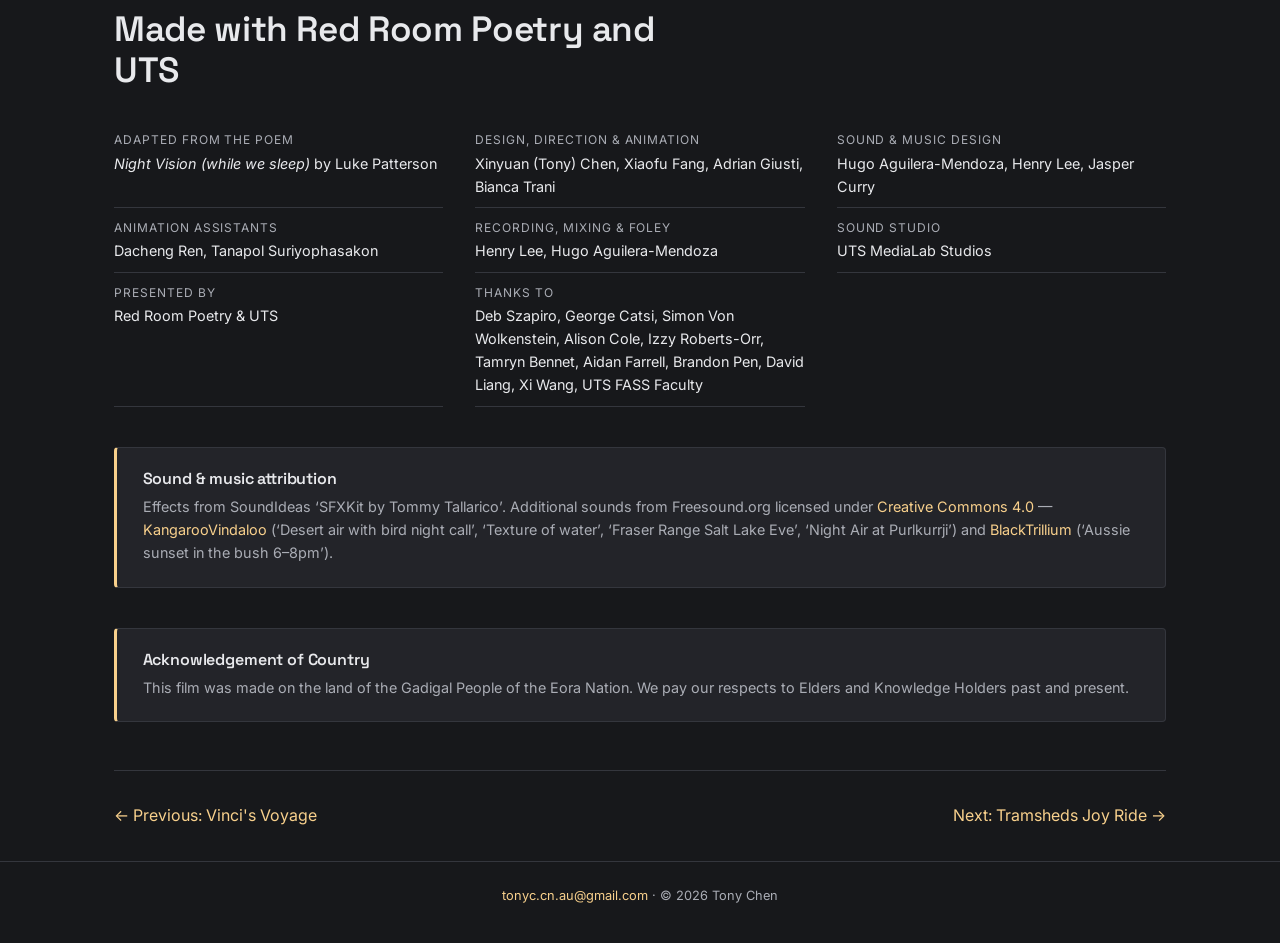
<file: projects/night-vision.html>
<!DOCTYPE html>
<html lang="en">
<head>
<meta charset="UTF-8">
<meta name="viewport" content="width=device-width, initial-scale=1.0">
<title>Night Vision (while we sleep) — Tony Chen</title>
<meta name="description" content="Adapted from the poem Night Vision (while we sleep) by Luke Patterson, the film sets out to faithfully convey the feeling the poem intended, the beauty of the Australian nature and the unseen nocturnal ecosystem that surrounds us as we sleep.">
<!-- og: URLs are ABSOLUTE and must stay that way — see the note in index.html. -->
<meta property="og:type" content="article">
<meta property="og:url" content="https://toyhen.github.io/Tony/projects/night-vision.html">
<meta property="og:title" content="Night Vision (while we sleep) — Tony Chen">
<meta property="og:description" content="Adapted from the poem Night Vision (while we sleep) by Luke Patterson, the film sets out to faithfully convey the feeling the poem intended, the beauty of the Australian nature and the unseen nocturnal ecosystem that surrounds us as we sleep.">
<meta property="og:image" content="https://toyhen.github.io/Tony/images/projects/night-vision.jpg">
<meta property="og:image:width" content="1600">
<meta property="og:image:height" content="900">
<meta property="og:image:alt" content="A paper cut out frog on the forest floor among hand built trees and twigs, lit warm orange">
<meta name="twitter:card" content="summary_large_image">
<link rel="preconnect" href="https://fonts.googleapis.com">
<link href="https://fonts.googleapis.com/css2?family=Inter:wght@400;500;600&family=Space+Grotesk:wght@600;700&display=swap" rel="stylesheet">
<link rel="stylesheet" href="../css/style.css">
</head>
<body>
<a class="skip-link" href="#main-content">Skip to content</a>

<header class="site-header">
  <nav class="nav">
    <a href="../index.html" class="nav-brand">Tony Chen</a>
    <button class="nav-toggle" aria-label="Toggle navigation" aria-expanded="false">&#9776;</button>
    <ul class="nav-links">
      <li><a href="../index.html">Home</a></li>
      <li><a href="../reel.html">Showreel</a></li>
      <li><a href="../projects.html" aria-current="page">Projects</a></li>
      <li><a href="../about.html">About Me</a></li>
    </ul>
  </nav>
</header>

<main id="main-content" tabindex="-1">

<section class="section-tight">
  <div class="container">
    <p class="eyebrow"><a href="../projects.html">&larr; All Projects</a></p>
    <h1>Night Vision (while we sleep)</h1>

    <div class="meta-grid">
      <div class="meta-item">
        <span class="eyebrow">Project Type</span>
        <p>Stop Motion &amp; 2D Animation</p>
      </div>
      <div class="meta-item">
        <span class="eyebrow">Role</span>
        <p>Director, Project Leader &amp; Production</p>
      </div>
      <div class="meta-item">
        <span class="eyebrow">Date</span>
        <p>August 2023</p>
      </div>
      <div class="meta-item">
        <span class="eyebrow">Location</span>
        <p>Sydney NSW Australia</p>
      </div>
      <div class="meta-item">
        <span class="eyebrow">AI Use</span>
        <p>None</p>
      </div>
    </div>

    <div class="laurels">
      <a class="laurel-badge" href="https://aeaf.tv/hall-of-fame/aeaf-awardfs-2023-winners" target="_blank" rel="noopener">
        <span class="badge-award">AEAF 2023 &mdash; Silver</span>
        <span class="badge-detail">Student Category</span>
      </a>
      <img src="../images/projects/laurel-animate.png" alt="Semi-Finalist, AniMate Australia Animation Film Festival 2024" loading="lazy">
      <img src="../images/projects/laurel-aotearoa.png" alt="Official Selection, Aotearoa Poetry Film Festival 2024" loading="lazy">
      <img class="laurel-invert" src="../images/projects/laurel-shortsweet.png" alt="Official Selection, Short+Sweet Film Festival Illawarra 2024" loading="lazy">
    </div>

    <div class="project-hero-media">
      <div class="video-frame">
        <iframe src="https://www.youtube.com/embed/dcy0WXbIGNg" title="Night Vision (while we sleep)"
          allow="accelerometer; autoplay; clipboard-write; encrypted-media; gyroscope; picture-in-picture; web-share"
          referrerpolicy="strict-origin-when-cross-origin" loading="lazy" allowfullscreen></iframe>
      </div>
    </div>

    <p>Adapted from the poem <em>Night Vision (while we sleep)</em> by Luke Patterson, the film sets out to faithfully convey the feeling the poem intended, the beauty of the Australian nature and the unseen nocturnal ecosystem that surrounds us as we sleep. Stop motion captures the organic textures of Australian native fauna and flora, while 2D animation is introduced sparingly to draw the viewer into this mystical world.</p>

    <div class="section-head is-spaced">
      <p class="eyebrow">Process</p>
      <h2>Step into the mystical night</h2>
      <p>The track below showcases a simple overview of our production pipeline.</p>
    </div>

    <!--
      Progression scrubber. Ships as a plain captioned grid so it still reads
      with JavaScript off; js/script.js upgrades it into a single viewer plus a
      labelled track. To add a stage, drop another <figure> in sequence.
    -->
    <div class="figure-grid" data-scrubber="NIGHT VISION / PROGRESSION">
      <figure data-label="Storyboard">
        <img src="../images/projects/nv-storyboard.jpg" alt="All four storyboard pages laid out as a contact sheet, thirty coloured panels" loading="lazy">
        <figcaption><h3>Storyboard</h3><p>We didn&rsquo;t hold back with our colour experimentations in our storyboard, taking ideas from the classic <em>Alice in Wonderland</em>, when going down the rabbit hole into a whole new weird and wonderful world. At this stage we were still hesitant if this project was feasible to do in stop motion. All the physical designs were not resolved.</p></figcaption>
      </figure>
      <!-- A motion stage: <video> with data-src, so nothing downloads until the
           scrubber selects it. The <img> inside is the no-JS fallback. -->
      <figure data-label="Animatic">
        <video data-src="../images/projects/nv-animatic-clip.mp4"
               poster="../images/projects/nv-animatic-clip-poster.jpg"
               data-alt="Animatic clip: the owl and a frog riding a red lilypad down a purple river, fully painted"
               muted loop playsinline preload="none">
          <img src="../images/projects/nv-animatic-clip-poster.jpg" alt="Animatic frame: the owl and a frog on a red lilypad on a purple river" loading="lazy">
        </video>
        <figcaption><h3>Animatic</h3><p>For our animatic, we really just wanted to capture the mood and feeling of a wildly mystical yet grounded natural world that draws curiosity. Led by our main character, a baby boobook owl, stumbling through this unexpected journey.</p></figcaption>
      </figure>
      <figure data-label="Reference">
        <video data-src="../images/projects/nv-reference-clip.mp4"
               poster="../images/projects/nv-reference-clip-poster.jpg"
               data-alt="Field reference: a printed owl on a card hanging from a string strung through the bush, the camera tracking past it low down with foliage crossing the foreground and gum trees behind"
               muted loop playsinline preload="none">
          <img src="../images/projects/nv-reference-clip-poster.jpg" alt="A printed owl card hanging from a string in bushland, gum trees and sky behind it" loading="lazy">
        </video>
        <figcaption><h3>Out in the bush</h3><p>I took my team out on a road trip into an Australian national park, to understand the scales of the trees and nature against our boobook owl. For us to take in the experience when surrounded by that dense foliage, so we could aim to convey the same feeling through our film.</p></figcaption>
      </figure>
      <figure data-label="Design">
        <img src="../images/projects/nv-design.jpg" alt="Five views of the design work: six hand-painted koala poses cut from paper, painted sticks standing as trees in a foam base, the assembled day set with a real bark log against the orange backdrop, the hand-painted sunset flat, and dried plants spray-painted in fluorescent colours drying in a box" loading="lazy">
        <figcaption><h3>Designing the world</h3><p>The set design faced multiple challenges, resolving the characters was the more difficult. Making them suitable for stop motion, believable and alive we had to cut back on the complexity both in terms of the physical and visual design. For the environment, the trees we had the most fun to iterate, by carving balsa wood, painting it, then attaching real shrubs and foliage to it.</p></figcaption>
      </figure>
      <figure data-label="Test">
        <video data-src="../images/projects/nv-test-clip.mp4"
               poster="../images/projects/nv-test-clip-poster.jpg"
               data-alt="Stop motion test, locked off: a plain paper moth on a wire moves through the test set while a plain paper owl moves along the ground, twig trees and a fallen log against the painted orange sunset flat"
               muted loop playsinline preload="none">
          <img src="../images/projects/nv-test-clip-poster.jpg" alt="Test set: twig trees and a fallen log against a painted orange sunset flat, with plain paper moth and owl cut-outs" loading="lazy">
        </video>
        <figcaption><h3>Test Shoot</h3><p>This was one of the very first test shots for us to determine the viability of moving forward with stop motion in this project. The visuals must capture the mood and match or enhance the visuals from our storyboards.</p></figcaption>
      </figure>
      <figure data-label="Set">
        <img src="../images/projects/nv-set.jpg" alt="Six views of the set build: foam blocks being cut on a hot-wire cutter, a pencil plan of the lighting and camera positions, the day set dressed and lit beside its painted backdrop, and three views of the night set on its foam base with the camera and tools around it" loading="lazy">
        <figcaption><h3>The set</h3><p>The base of our set was carved using hot wire. The surface was layered with clay for us to mould, colour and add details. For the night time scene, we decorated all the trees and environment with fluorescent paint, which reacts with UV lights during filming. The flowing river was created using a small aquarium water pump.</p></figcaption>
      </figure>
      <figure data-label="Shoot">
        <video data-src="../images/projects/nv-shoot-clip.mp4"
               poster="../images/projects/nv-shoot-clip-poster.jpg"
               data-alt="Timelapse of the darkened studio: the miniature set glowing under UV on a stand with a camera on a tripod in front of it, one person seated at a monitor and another moving between the monitor and the set"
               muted loop playsinline preload="none">
          <img src="../images/projects/nv-shoot-clip-poster.jpg" alt="The darkened studio during the shoot: the set glowing on its stand, a camera on a tripod, two people working" loading="lazy">
        </video>
        <figcaption><h3>The studio at work</h3><p>This clip of timelapse is a BTS look at the scene when we transitioned from day to night.</p></figcaption>
      </figure>
      <figure data-label="Night">
        <video data-src="../images/projects/nv-night-clip.mp4"
               poster="../images/projects/nv-night-clip-poster.jpg"
               data-alt="The same miniature set lit with coloured and UV light: blue riverbed, orange and green rimmed foliage, tilting up to a purple moon"
               muted loop playsinline preload="none">
          <img src="../images/projects/nv-night-clip-poster.jpg" alt="The miniature set under UV light, blue riverbed and glowing orange and green foliage" loading="lazy">
        </video>
        <figcaption><h3>Into the night</h3><p>The night half of the film was shot under UV light to activate the fluorescent paint we used. The scenes were shot as video instead of stop motion, because the characters became 2D animations we composited on top later.</p></figcaption>
      </figure>
    </div>

    <div class="section-head is-spaced">
      <p class="eyebrow">Frame by frame</p>
      <h2>Magic of stop motion</h2>
      <p>The characters were shot on different frame rates. The idea was using the different frame rates to tell the story of our baby boobook owl finding their belonging to the environment as they get lost and wander off into this mystical night. The moth, which guides the owl we see moving smoothly from the very start, representing its belonging and comfort with the space. We see our owl character move more and more smoothly as it traverses through the world ultimately on the same framerate as everything else when it sheds and leads into the night. The following were the unedited raw stop motion shoots, with outtakes and back plates included.</p>
    </div>

    <!--
      One <figure> per shot. With JS off this is a grid of stills with
      captions; js/script.js turns it into a stepper plus a shot picker.
      To add a shot, drop another <figure> in — no JS or CSS change. Only the
      selected clip downloads, so the picker costs nothing until it is used.
    -->
    <div class="framestrip" data-stepper="DRAGONFRAME">
      <figure data-shot-src="../images/projects/nv-step-s1.mp4"
              data-shot-fps="25" data-shot-label="Shot 1"
              data-shot-note="the establishing wide"
              data-shot-alt="Shot 1: the wide day set, paper trees against the painted sunset flat, with the drawn owl on the forest floor and a moth hanging on a wire">
        <img src="../images/projects/nv-step-s1-poster.jpg" alt="The wide day set: paper trees, painted orange sky, the owl cut-out on the forest floor" loading="lazy">
        <figcaption>Shot 1 &middot; 187 frames</figcaption>
      </figure>
      <figure data-shot-src="../images/projects/nv-step-s2.mp4"
              data-shot-fps="25" data-shot-label="Shot 2"
              data-shot-note="the trees and shrubs shift slightly to simulate a rustling nature"
              data-shot-alt="Shot 2: the paper owl walked forward along the forest floor as the camera tracks with it">
        <img src="../images/projects/nv-step-s2-poster.jpg" alt="The owl part-way along the forest floor, trees either side" loading="lazy">
        <figcaption>Shot 2 &middot; 109 frames</figcaption>
      </figure>
      <figure data-shot-src="../images/projects/nv-step-s3.mp4"
              data-shot-fps="25" data-shot-label="Shot 3"
              data-shot-note="three characters moving in different frame rates as the camera also moves every frame"
              data-shot-alt="Shot 3: a macro pass on the frog cut-out in golden foliage, with a moth landing on a leaf">
        <img src="../images/projects/nv-step-s3-poster.jpg" alt="Macro frame: the pale frog cut-out among lit golden foliage" loading="lazy">
        <figcaption>Shot 3 &middot; 143 frames</figcaption>
      </figure>
      <figure data-shot-src="../images/projects/nv-step-s4.mp4"
              data-shot-fps="25" data-shot-label="Shot 4"
              data-shot-note="the shot that took us into the night"
              data-shot-alt="Shot 4: one continuous capture that begins under the warm painted sunset and ends with the same set lit blue and green for night">
        <img src="../images/projects/nv-step-s4-poster.jpg" alt="The day set early in shot 4, still under warm sunset light" loading="lazy">
        <figcaption>Shot 4 &middot; 287 frames</figcaption>
      </figure>
      <figure data-shot-src="../images/projects/nv-step-s5.mp4"
              data-shot-fps="25" data-shot-label="Sugar glider"
              data-shot-note="shot on a blue background to be able to cut out later and slot into the night"
              data-shot-alt="The sugar glider cut-out landing on a wattle branch hung with yellow pom-pom flowers, shot against a flat teal card">
        <img src="../images/projects/nv-step-s5-poster.jpg" alt="The paper sugar glider landing on a wattle branch of yellow flowers, against a flat teal card" loading="lazy">
        <figcaption>Sugar glider &middot; 186 frames</figcaption>
      </figure>
      <figure data-shot-src="../images/projects/nv-step-s6.mp4"
              data-shot-fps="25" data-shot-label="Snake"
              data-shot-note="this snake shot contained two outtakes which we scrapped"
              data-shot-alt="A green paper snake rising over a fallen log, the warm out-of-focus forest behind it">
        <img src="../images/projects/nv-step-s6-poster.jpg" alt="The green paper snake arched over a fallen log against warm orange bokeh" loading="lazy">
        <figcaption>Snake &middot; 143 frames</figcaption>
      </figure>
    </div>

    <div class="section-head is-spaced">
      <p class="eyebrow">Rig removal</p>
      <h2>Taking the rig out of the moth</h2>
      <p>The moth was the only character requiring rig removal. We had to custom make a very light and flexible rig for our moth. Also by taking a background plate every two frames, it made our post production much easier.</p>
    </div>

    <!-- Two lockstep clips, same component as the three-layer build-up below.
         Both 36 frames at 12fps, 3840x2160 sources, 16:9 — so no
         --compare-ratio override, and no data-compare-fps either since 12 is
         the default.

         The two sources are the same cut for once: Adaptation_Shot_2_Pre_Edit
         and _Preview are both 78 frames at 25fps, so they hold frame-for-frame
         the whole way and the clip length is a free choice. (The shot 3 pair
         that used to sit here did not, which is why it was cut to one second.) -->
    <div data-compare>
      <div class="compare">
        <figure class="compare-item">
          <video data-src="../images/projects/nv-rig-before.mp4"
                 poster="../images/projects/nv-rig-before-poster.jpg"
                 muted loop playsinline preload="none"
                 aria-label="As captured: the moth held above the fallen log on a thin support wire that curves down to the forest floor, the drawn owl standing on the ground beside it"></video>
          <figcaption class="compare-label"><strong>As captured</strong><span>the rig in shot</span></figcaption>
        </figure>
        <figure class="compare-item is-after">
          <video data-src="../images/projects/nv-rig-after.mp4"
                 poster="../images/projects/nv-rig-after-poster.jpg"
                 muted loop playsinline preload="none"
                 aria-label="The same shot after clean-up: the support wire is painted out, leaving the moth hovering unaided above the log"></video>
          <figcaption class="compare-label"><strong>Rig removed</strong><span>wire rig removed in post</span></figcaption>
        </figure>
      </div>
      <div class="compare-bar">
        <button type="button" class="compare-toggle">Play</button>
      </div>
    </div>

    <div class="section-head is-spaced">
      <p class="eyebrow">Layer by layer</p>
      <h2>How the drawing gets into the set</h2>
      <p>This was the work flow we used for the night time scenes. The set was filmed on video first. Then, 2D animation drawn straight over that footage. The line pass was then exported and coloured in photoshop for a better control of the translucency and glow. Lastly keyed back in to the composite.</p>
    </div>

    <!-- Three lockstep clips. Same component as a before/after — the JS syncs
         any number of layers, so adding or removing one needs no code change.
         All three must be the same duration and frame count. -->
    <div data-compare>
      <!-- 1920x975: the source plates carry a burnt-in timecode along the
           bottom, cropped off here, so these are wider than 16:9. -->
      <div class="compare is-steps" style="--compare-ratio: 1920 / 975;">
        <figure class="compare-item">
          <video data-src="../images/projects/nv-2d-plate.mp4"
                 poster="../images/projects/nv-2d-plate-poster.jpg"
                 muted loop playsinline preload="none"
                 aria-label="The night plate as filmed: the miniature under blue and green light, no animation yet"></video>
          <figcaption class="compare-label"><strong>Plate</strong><span>filmed under UV</span></figcaption>
        </figure>
        <figure class="compare-item">
          <video data-src="../images/projects/nv-2d-lines.mp4"
                 poster="../images/projects/nv-2d-lines-poster.jpg"
                 muted loop playsinline preload="none"
                 aria-label="The line pass exported on its own: the owl and moth as black line art, with the plate they were drawn over dropped out for colouring"></video>
          <figcaption class="compare-label"><strong>Line pass</strong><span>exported for colour</span></figcaption>
        </figure>
        <figure class="compare-item is-after">
          <video data-src="../images/projects/nv-2d-final.mp4"
                 poster="../images/projects/nv-2d-final-poster.jpg"
                 muted loop playsinline preload="none"
                 aria-label="The finished shot: the coloured owl and moth keyed over the night plate"></video>
          <figcaption class="compare-label"><strong>Keyed in</strong><span>over the plate</span></figcaption>
        </figure>
      </div>
      <div class="compare-bar">
        <button type="button" class="compare-toggle">Play</button>
      </div>
    </div>

    <div class="section-head is-spaced">
      <p class="eyebrow">Credits</p>
      <h2>Made with Red Room Poetry and UTS</h2>
    </div>
    <ul class="credits-list">
      <li><span class="credit-role">Adapted from the poem</span><em>Night Vision (while we sleep)</em> by Luke Patterson</li>
      <li><span class="credit-role">Design, Direction &amp; Animation</span>Xinyuan (Tony) Chen, Xiaofu Fang, Adrian Giusti, Bianca Trani</li>
      <li><span class="credit-role">Sound &amp; Music Design</span>Hugo Aguilera-Mendoza, Henry Lee, Jasper Curry</li>
      <li><span class="credit-role">Animation Assistants</span>Dacheng Ren, Tanapol Suriyophasakon</li>
      <li><span class="credit-role">Recording, Mixing &amp; Foley</span>Henry Lee, Hugo Aguilera-Mendoza</li>
      <li><span class="credit-role">Sound Studio</span>UTS MediaLab Studios</li>
      <li><span class="credit-role">Presented by</span>Red Room Poetry &amp; UTS</li>
      <li><span class="credit-role">Thanks to</span>Deb Szapiro, George Catsi, Simon Von Wolkenstein, Alison Cole, Izzy Roberts-Orr, Tamryn Bennet, Aidan Farrell, Brandon Pen, David Liang, Xi Wang, UTS FASS Faculty</li>
    </ul>

    <div class="callout">
      <h3>Sound &amp; music attribution</h3>
      <p>Effects from SoundIdeas &lsquo;SFXKit by Tommy Tallarico&rsquo;. Additional sounds from
      Freesound.org licensed under <a href="https://creativecommons.org/licenses/by/4.0/" target="_blank" rel="noopener">Creative Commons&nbsp;4.0</a> &mdash;
      <a href="https://freesound.org/people/kangaroovindaloo/" target="_blank" rel="noopener">KangarooVindaloo</a>
      (&lsquo;Desert air with bird night call&rsquo;, &lsquo;Texture of water&rsquo;, &lsquo;Fraser Range Salt Lake Eve&rsquo;,
      &lsquo;Night Air at Purlkurrji&rsquo;) and
      <a href="https://freesound.org/people/black_trillium/" target="_blank" rel="noopener">BlackTrillium</a>
      (&lsquo;Aussie sunset in the bush 6&ndash;8pm&rsquo;).</p>
    </div>

    <div class="callout">
      <h3>Acknowledgement of Country</h3>
      <p>This film was made on the land of the Gadigal People of the Eora Nation. We pay our
      respects to Elders and Knowledge Holders past and present.</p>
    </div>

    <div class="project-nav">
      <a href="vincis-voyage.html">&larr; Previous: Vinci's Voyage</a>
      <a href="tramsheds-joyride.html">Next: Tramsheds Joy Ride &rarr;</a>
    </div>
  </div>
</section>

</main>

<footer class="site-footer">
  <p><a href="mailto:tonyc.cn.au@gmail.com">tonyc.cn.au@gmail.com</a> &middot; &copy; <span id="year"></span> Tony Chen</p>
</footer>

<script src="../js/script.js"></script>
<script>document.getElementById("year").textContent = new Date().getFullYear();</script>
</body>
</html>
</file>
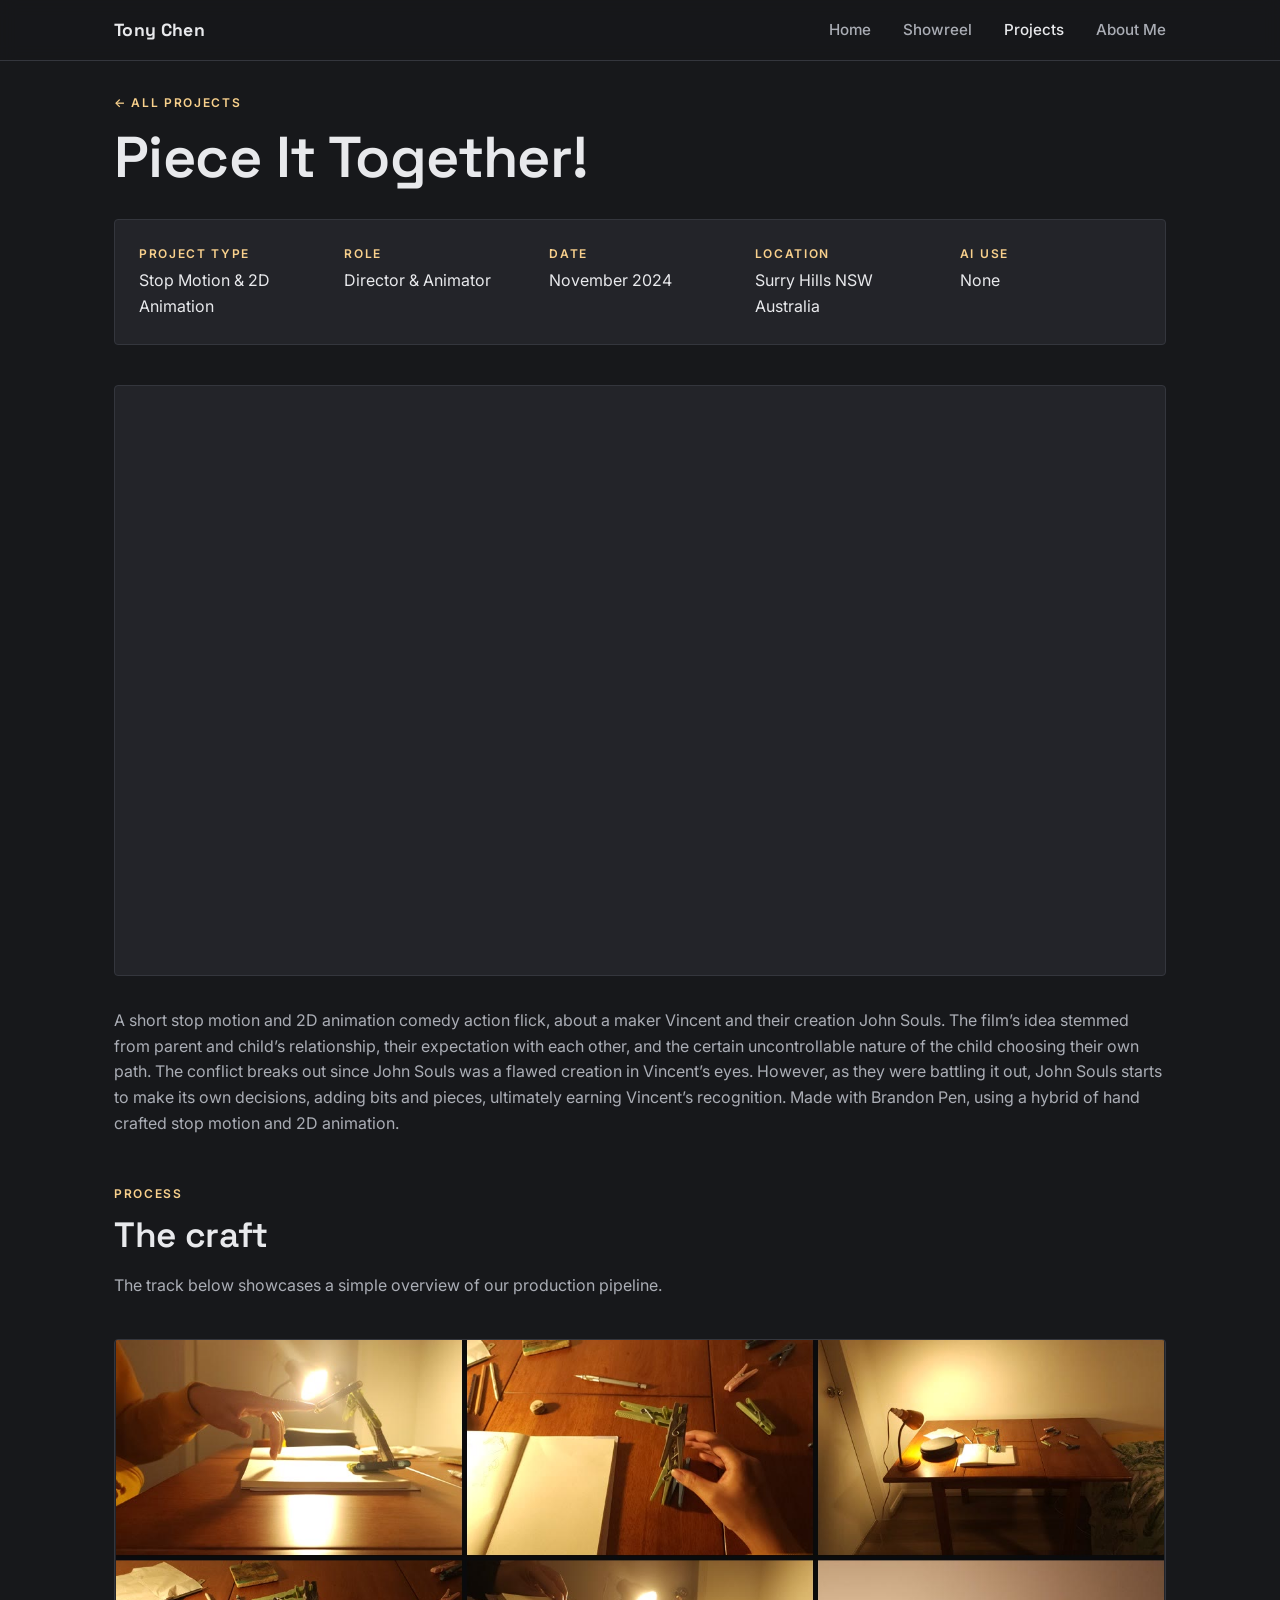
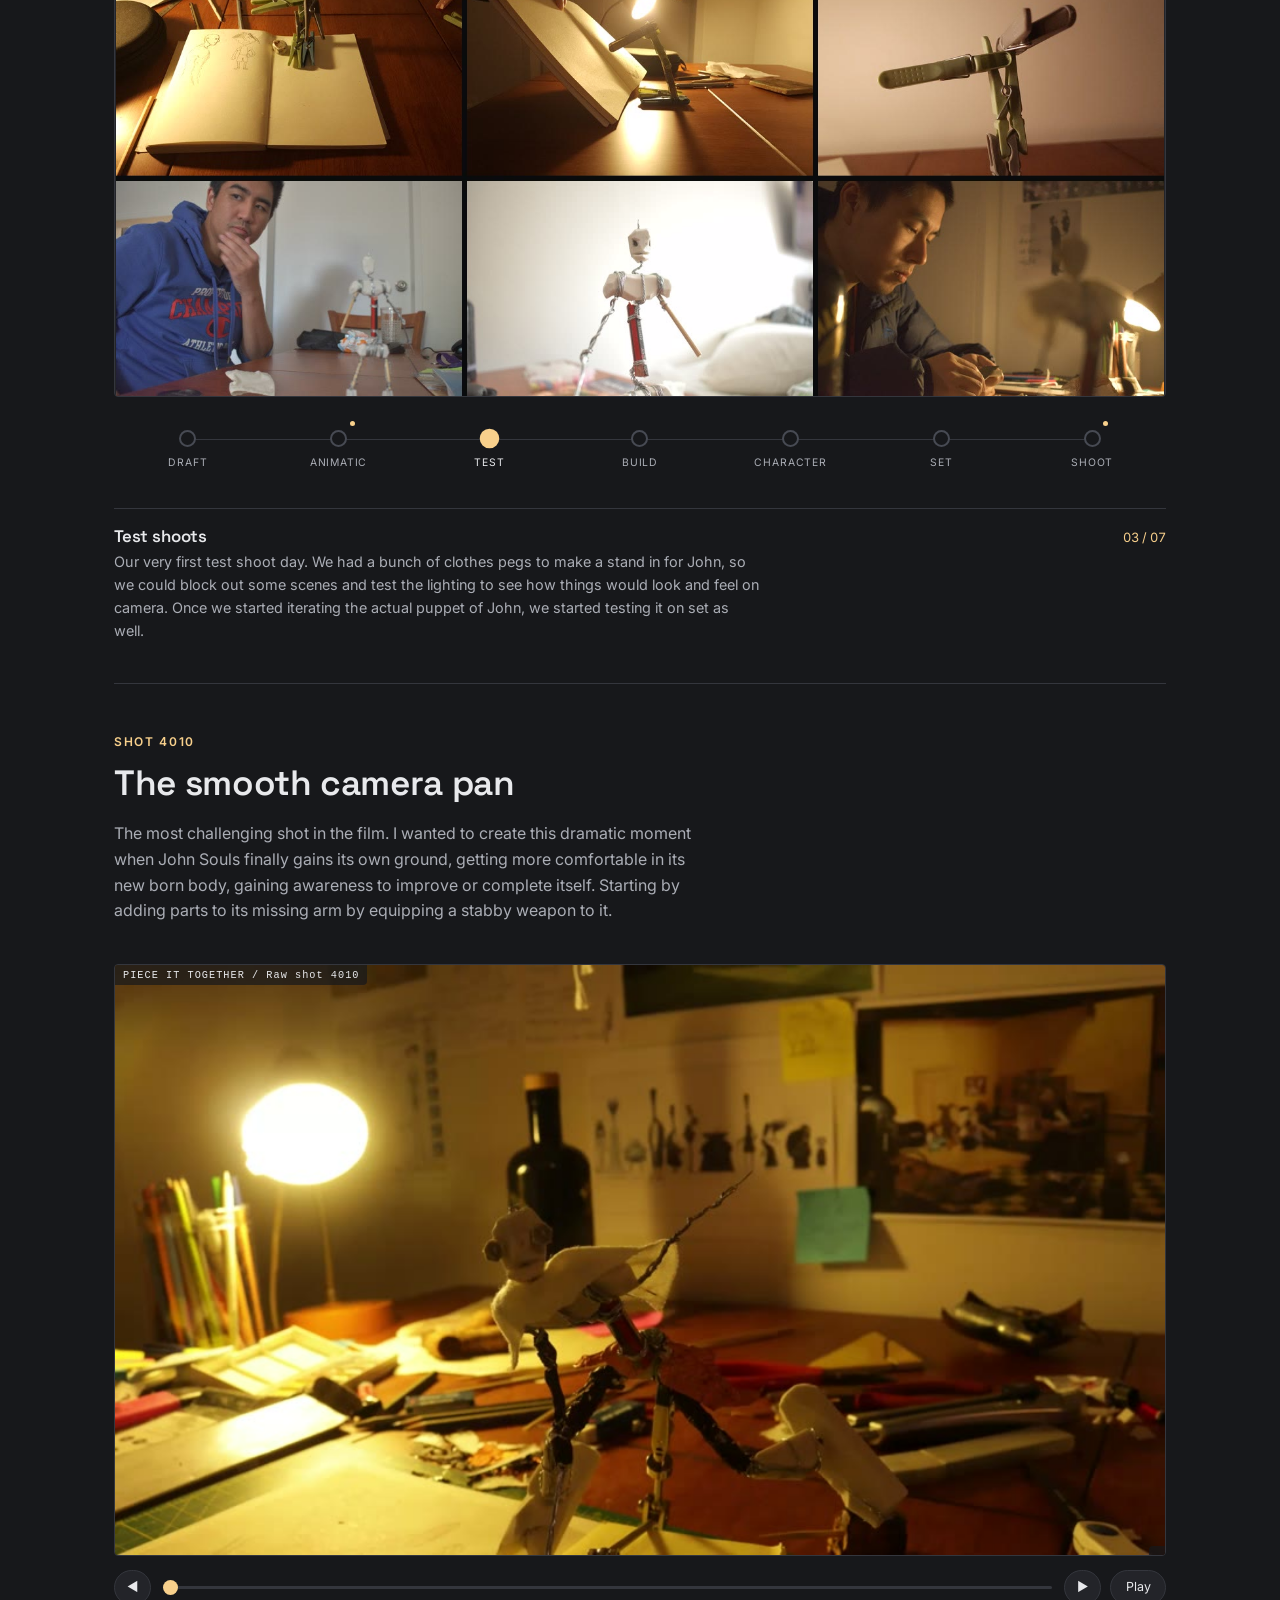
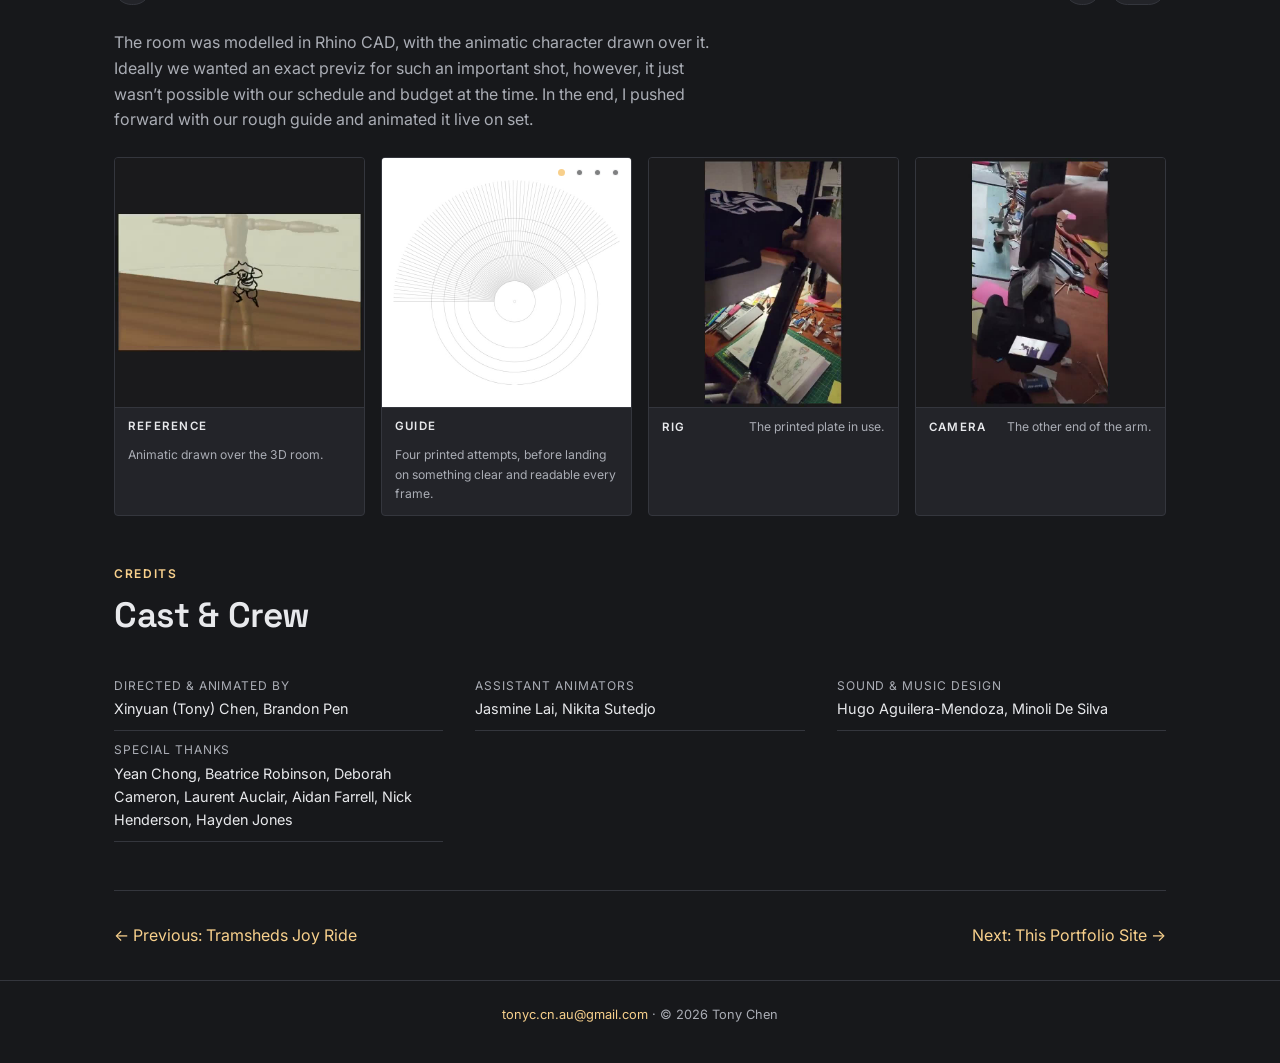
<file: projects/piece-it-together.html>
<!DOCTYPE html>
<html lang="en">
<head>
<meta charset="UTF-8">
<meta name="viewport" content="width=device-width, initial-scale=1.0">
<title>Piece It Together! — Tony Chen</title>
<meta name="description" content="A short stop motion and 2D animation comedy action flick, about a maker Vincent and their creation John Souls. The film's idea stemmed from parent and child's relationship, their expectation with each other, and the certain uncontrollable nature of the child choosing their own path.">
<!-- og: URLs are ABSOLUTE and must stay that way — see the note in index.html. -->
<meta property="og:type" content="article">
<meta property="og:url" content="https://toyhen.github.io/Tony/projects/piece-it-together.html">
<meta property="og:title" content="Piece It Together! — Tony Chen">
<meta property="og:description" content="A short stop motion and 2D animation comedy action flick, about a maker Vincent and their creation John Souls. The film's idea stemmed from parent and child's relationship, their expectation with each other, and the certain uncontrollable nature of the child choosing their own path.">
<meta property="og:image" content="https://toyhen.github.io/Tony/images/projects/piece-it-together.jpg">
<meta property="og:image:width" content="1600">
<meta property="og:image:height" content="1000">
<meta property="og:image:alt" content="Materials for the puppet laid on a desk: gauze over a foam block, red pencils, wire and copper foil">
<meta name="twitter:card" content="summary_large_image">
<link rel="preconnect" href="https://fonts.googleapis.com">
<link href="https://fonts.googleapis.com/css2?family=Inter:wght@400;500;600&family=Space+Grotesk:wght@600;700&display=swap" rel="stylesheet">
<link rel="stylesheet" href="../css/style.css">
</head>
<body>
<a class="skip-link" href="#main-content">Skip to content</a>

<header class="site-header">
  <nav class="nav">
    <a href="../index.html" class="nav-brand">Tony Chen</a>
    <button class="nav-toggle" aria-label="Toggle navigation" aria-expanded="false">&#9776;</button>
    <ul class="nav-links">
      <li><a href="../index.html">Home</a></li>
      <li><a href="../reel.html">Showreel</a></li>
      <li><a href="../projects.html" aria-current="page">Projects</a></li>
      <li><a href="../about.html">About Me</a></li>
    </ul>
  </nav>
</header>

<main id="main-content" tabindex="-1">

<section class="section-tight">
  <div class="container">
    <p class="eyebrow"><a href="../projects.html">&larr; All Projects</a></p>
    <h1>Piece It Together!</h1>

    <div class="meta-grid">
      <div class="meta-item">
        <span class="eyebrow">Project Type</span>
        <p>Stop Motion &amp; 2D Animation</p>
      </div>
      <div class="meta-item">
        <span class="eyebrow">Role</span>
        <p>Director &amp; Animator</p>
      </div>
      <div class="meta-item">
        <span class="eyebrow">Date</span>
        <p>November 2024</p>
      </div>
      <div class="meta-item">
        <span class="eyebrow">Location</span>
        <p>Surry Hills NSW Australia</p>
      </div>
      <div class="meta-item">
        <span class="eyebrow">AI Use</span>
        <p>None</p>
      </div>
    </div>

    <div class="project-hero-media">
      <div class="video-frame">
        <iframe src="https://www.youtube.com/embed/BWSLkZamlnc" title="Piece It Together!"
          allow="accelerometer; autoplay; clipboard-write; encrypted-media; gyroscope; picture-in-picture; web-share"
          referrerpolicy="strict-origin-when-cross-origin" loading="lazy" allowfullscreen></iframe>
      </div>
    </div>

    <p>A short stop motion and 2D animation comedy action flick, about a maker Vincent and their creation John Souls. The film&rsquo;s idea stemmed from parent and child&rsquo;s relationship, their expectation with each other, and the certain uncontrollable nature of the child choosing their own path. The conflict breaks out since John Souls was a flawed creation in Vincent&rsquo;s eyes. However, as they were battling it out, John Souls starts to make its own decisions, adding bits and pieces, ultimately earning Vincent&rsquo;s recognition. Made with Brandon Pen, using a hybrid of hand crafted stop motion and 2D animation.</p>

    <div class="section-head is-spaced">
      <p class="eyebrow">Process</p>
      <h2>The craft</h2>
      <p>The track below showcases a simple overview of our production pipeline.</p>
    </div>

    <!--
      Progression scrubber. Ships as a plain captioned grid so it still reads
      with JavaScript off; js/script.js upgrades it into a viewer plus track.
      To add a stage, drop another <figure> in sequence.
    -->
    <div class="figure-grid" data-scrubber="PIECE IT TOGETHER / PROGRESSION" data-scrub-start="Test">
      <figure data-label="Draft">
        <img src="../images/projects/pit-draft.jpg" alt="Six pages of early development: a pencil sketch of the desk and chair over handwritten story notes, a page of the maker&rsquo;s wants and needs with thumbnail figures, two pages of character silhouettes, a blue construction drawing of the creature&rsquo;s armature marked with question marks, and a large pencil study of the maker&rsquo;s torso in an apron with a belt of tools" loading="lazy">
        <figcaption><h3>The first draft</h3><p>I experimented heavily with the different proportions for Vincent, even though I was never really fully satisfied with it, we had to move forward. So, in the end, I was happy that we decided to just go with Brandon&rsquo;s interpretation of Vincent. While at this stage, the physical stop motion armature of John I designed had its structure outlined, the details of the build, materials and joints were all still unresolved.</p></figcaption>
      </figure>
      <figure data-label="Animatic">
        <video data-src="../images/projects/pit-animatic.mp4"
               poster="../images/projects/pit-animatic-poster.jpg"
               data-alt="Animatic for shots 5030 to 5060: rough grey and black drawings of the creature moving through a run of shots, drawn over plain white"
               muted loop playsinline preload="none">
          <img src="../images/projects/pit-animatic-poster.jpg" alt="A frame of the animatic: the creature drawn as a rough grey figure, mid-action over plain white" loading="lazy">
        </video>
        <figcaption><h3>Animatic</h3><p>We roughed out the entire film using mostly Storyboard Pro and Toon Boom Harmony, then cut it together into one time line. This was crucial for this project not just for the animation timing, but it also allowed us to break down all the scenes to create a shot list and refine schedule for production. This is a clip of our animatic showing one of the action sequences that appears towards the end of the film.</p></figcaption>
      </figure>
      <figure data-label="Test">
        <img src="../images/projects/pit-test.jpg" alt="Nine frames from the test shoots. The first night, top two rows: a hand adjusting a figure made of clothes pegs under a desk lamp, pegs and a pencil on the table, a wide view of the lit desk, an open sketchbook of character drawings beside the peg figure, paper held over the lamp to soften it, and the peg figure lit against a bare wall. Later tests, bottom row: the puppet standing on a table beside a seated animator, the puppet lit against a blown-out white background, and an animator working at the bench" loading="lazy">
        <figcaption><h3>Test shoots</h3><p>Our very first test shoot day. We had a bunch of clothes pegs to make a stand in for John, so we could block out some scenes and test the lighting to see how things would look and feel on camera. Once we started iterating the actual puppet of John, we started testing it on set as well.</p></figcaption>
      </figure>
      <figure data-label="Build">
        <img src="../images/projects/pit-build.jpg" alt="Nine build photos. On the left, six views of the puppet in order: the first wire-and-eraser armature standing on a table, a rebuilt version with a fabric torso on the workbench, the legs held in one hand, a limb being wrapped, and the finished character on the desk in two views. On the right, the close work: the armature laid beside a notebook, the head and collar held up, and a piece of cape fabric with a wire threaded along its top hem, holding a curve on the cutting mat" loading="lazy">
        <figcaption><h3>Building the stop motion character</h3><p>The iterative process I went through to design a physical puppet of John, getting the armature to stand on its own and animatable. The fabric used as the cape for John I had to run wire through it while keeping it discreet, so it would allow me to mould the cape and hold its form during the stop motion shoot.</p></figcaption>
      </figure>
      <figure data-label="Character">
        <img src="../images/projects/pit-character.jpg" alt="The finished puppet lit by the desk lamp: a pencil for a spine, wire limbs bound in dark cloth, a pale cloth collar and a copper foil sash, a small tag hanging from one hand, with a sheet of character silhouettes and a printed stop motion still pinned to the wall behind it" loading="lazy">
        <figcaption><h3>The finished stop motion character</h3><p>To ensure this project was feasible, we needed to save our budget wherever possible. Having the armature to be able to stand on its own, greatly reduced the amount of post production rig removal. The finished John Souls puppet ultimately represents the culmination and the result of the maker&rsquo;s frustration.</p></figcaption>
      </figure>
      <figure data-label="Set">
        <img src="../images/projects/pit-set.jpg" alt="Four views of the set: the desk dressed with paints, pliers, scissors, scrap paper, a bottle and a mug, a bed just behind it; the same desk shot from directly overhead under the lamp; the working corner at night, the wall above it covered in character designs, notes and stop motion reference; and the corner rigged to shoot, the camera out on a boom over the table" loading="lazy">
        <figcaption><h3>Dressing the desk</h3><p>The chaotic working space of the maker. It is a self reflection of the chaos that I run into during my creative journey when designing anything.</p></figcaption>
      </figure>
      <figure data-label="Shoot">
        <video data-src="../images/projects/pit-shoot.mp4"
               poster="../images/projects/pit-shoot-poster.jpg"
               data-alt="Timelapse of a night of production: the desk set lit by a single lamp, reference art pinned to the wall behind it, the camera locked off on a tripod and Dragonframe open on a laptop at the end of the table, while an animator leans in over and over to move the puppet a notch between exposures"
               muted loop playsinline preload="none">
          <img src="../images/projects/pit-shoot-poster.jpg" alt="The set at night: a single lamp over the dressed desk, reference art pinned to the wall, camera on a tripod and Dragonframe running on a laptop" loading="lazy">
        </video>
        <figcaption><h3>The shoot</h3><p>During any stop motion shoot, I always become hyper focused and get into a flow, since mistakes and reshoots are going to be costly.</p></figcaption>
      </figure>
    </div>

    <div class="section-head is-spaced">
      <p class="eyebrow">Shot 4010</p>
      <h2>The smooth camera pan</h2>
      <p>The most challenging shot in the film. I wanted to create this dramatic moment when John Souls finally gains its own ground, getting more comfortable in its new born body, gaining awareness to improve or complete itself. Starting by adding parts to its missing arm by equipping a stabby weapon to it.</p>
    </div>

    <!-- Frame stepper rather than a player: the point of this shot is that it
         is 125 separate exposures, so the clip is encoded at its native 25fps
         with one video frame per exposure and advanced by hand. -->
    <div class="framestrip" data-stepper="PIECE IT TOGETHER" style="margin-top:1.5rem;">
      <figure data-shot-src="../images/projects/pit-4010-step.mp4"
              data-shot-fps="25" data-shot-label="Raw shot 4010"
              data-shot-note="The camera moves one notch of the printed guide each frame for a smooth motion. The character is animated on 2s for the most part."
              data-shot-alt="Shot 4010 frame by frame: the camera circles the puppet standing on the lit desk, the lamp and bottle sweeping past behind it">
        <img src="../images/projects/pit-4010-step-poster.jpg" alt="Shot 4010: the puppet standing on the lit desk, the lamp and bottle behind it" loading="lazy">
        <figcaption>Shot 4010 &middot; 125 frames</figcaption>
      </figure>
    </div>

    <p style="margin-top:1.6rem;">The room was modelled in Rhino CAD, with the animatic character drawn over it. Ideally we wanted an exact previz for such an important shot, however, it just wasn&rsquo;t possible with our schedule and budget at the time. In the end, I pushed forward with our rough guide and animated it live on set.</p>

    <!-- Related, but not a sequence and not in step, so no shared transport:
         each clip runs on its own. Sources are three different aspect ratios,
         padded to a square at encode time so --tile-ratio crops nothing.
         Click any tile to open it large. -->
    <div class="mediagrid" data-mediagrid style="--tile-ratio: 1 / 1;">
      <figure>
        <video data-src="../images/projects/pit-4010-s1.mp4"
               poster="../images/projects/pit-4010-s1-poster.jpg"
               muted loop playsinline preload="none"
               aria-label="The reference: the character drawn in rough black line over a grey 3D model of the desk and room, rotating with the camera"></video>
        <figcaption><strong>Reference</strong><span>Animatic drawn over the 3D room.</span></figcaption>
      </figure>
      <figure data-frames="../images/projects/pit-4010-s2-2.jpg|../images/projects/pit-4010-s2-3.jpg|../images/projects/pit-4010-s2-4.jpg">
        <img src="../images/projects/pit-4010-s2.jpg" alt="The rotation guide as a drawing file: around ninety evenly spaced lines fanning from a centre point across a set of concentric circles, in fine grey line. Later versions thicken the lines and band them in blue and yellow, numbered in tens" loading="lazy">
        <figcaption><strong>Guide</strong><span>Four printed attempts, before landing on something clear and readable every frame.</span></figcaption>
      </figure>
      <figure>
        <video data-src="../images/projects/pit-4010-s3.mp4"
               poster="../images/projects/pit-4010-s3-poster.jpg"
               muted loop playsinline preload="none"
               aria-label="The rig in use: a hand swings the camera arm around its stand while a pointer tracks along the printed guide plate mounted beneath it"></video>
        <figcaption><strong>Rig</strong><span>The printed plate in use.</span></figcaption>
      </figure>
      <figure>
        <video data-src="../images/projects/pit-4010-s4.mp4"
               poster="../images/projects/pit-4010-s4-poster.jpg"
               muted loop playsinline preload="none"
               aria-label="The other end of the rig: the camera hanging over the desk, its screen showing the frame it is about to take, with the puppet and tools below"></video>
        <figcaption><strong>Camera</strong><span>The other end of the arm.</span></figcaption>
      </figure>
    </div>

    <div class="section-head is-spaced">
      <p class="eyebrow">Credits</p>
      <h2>Cast &amp; Crew</h2>
    </div>
    <ul class="credits-list">
      <li><span class="credit-role">Directed &amp; Animated by</span>Xinyuan (Tony) Chen, Brandon Pen</li>
      <li><span class="credit-role">Assistant Animators</span>Jasmine Lai, Nikita Sutedjo</li>
      <li><span class="credit-role">Sound &amp; Music Design</span>Hugo Aguilera-Mendoza, Minoli De Silva</li>
      <li><span class="credit-role">Special Thanks</span>Yean Chong, Beatrice Robinson, Deborah Cameron, Laurent Auclair, Aidan Farrell, Nick Henderson, Hayden Jones</li>
    </ul>

    <div class="project-nav">
      <a href="tramsheds-joyride.html">&larr; Previous: Tramsheds Joy Ride</a>
      <a href="portfolio-site.html">Next: This Portfolio Site &rarr;</a>
    </div>
  </div>
</section>

</main>

<footer class="site-footer">
  <p><a href="mailto:tonyc.cn.au@gmail.com">tonyc.cn.au@gmail.com</a> &middot; &copy; <span id="year"></span> Tony Chen</p>
</footer>

<script src="../js/script.js"></script>
<script>document.getElementById("year").textContent = new Date().getFullYear();</script>
</body>
</html>
</file>
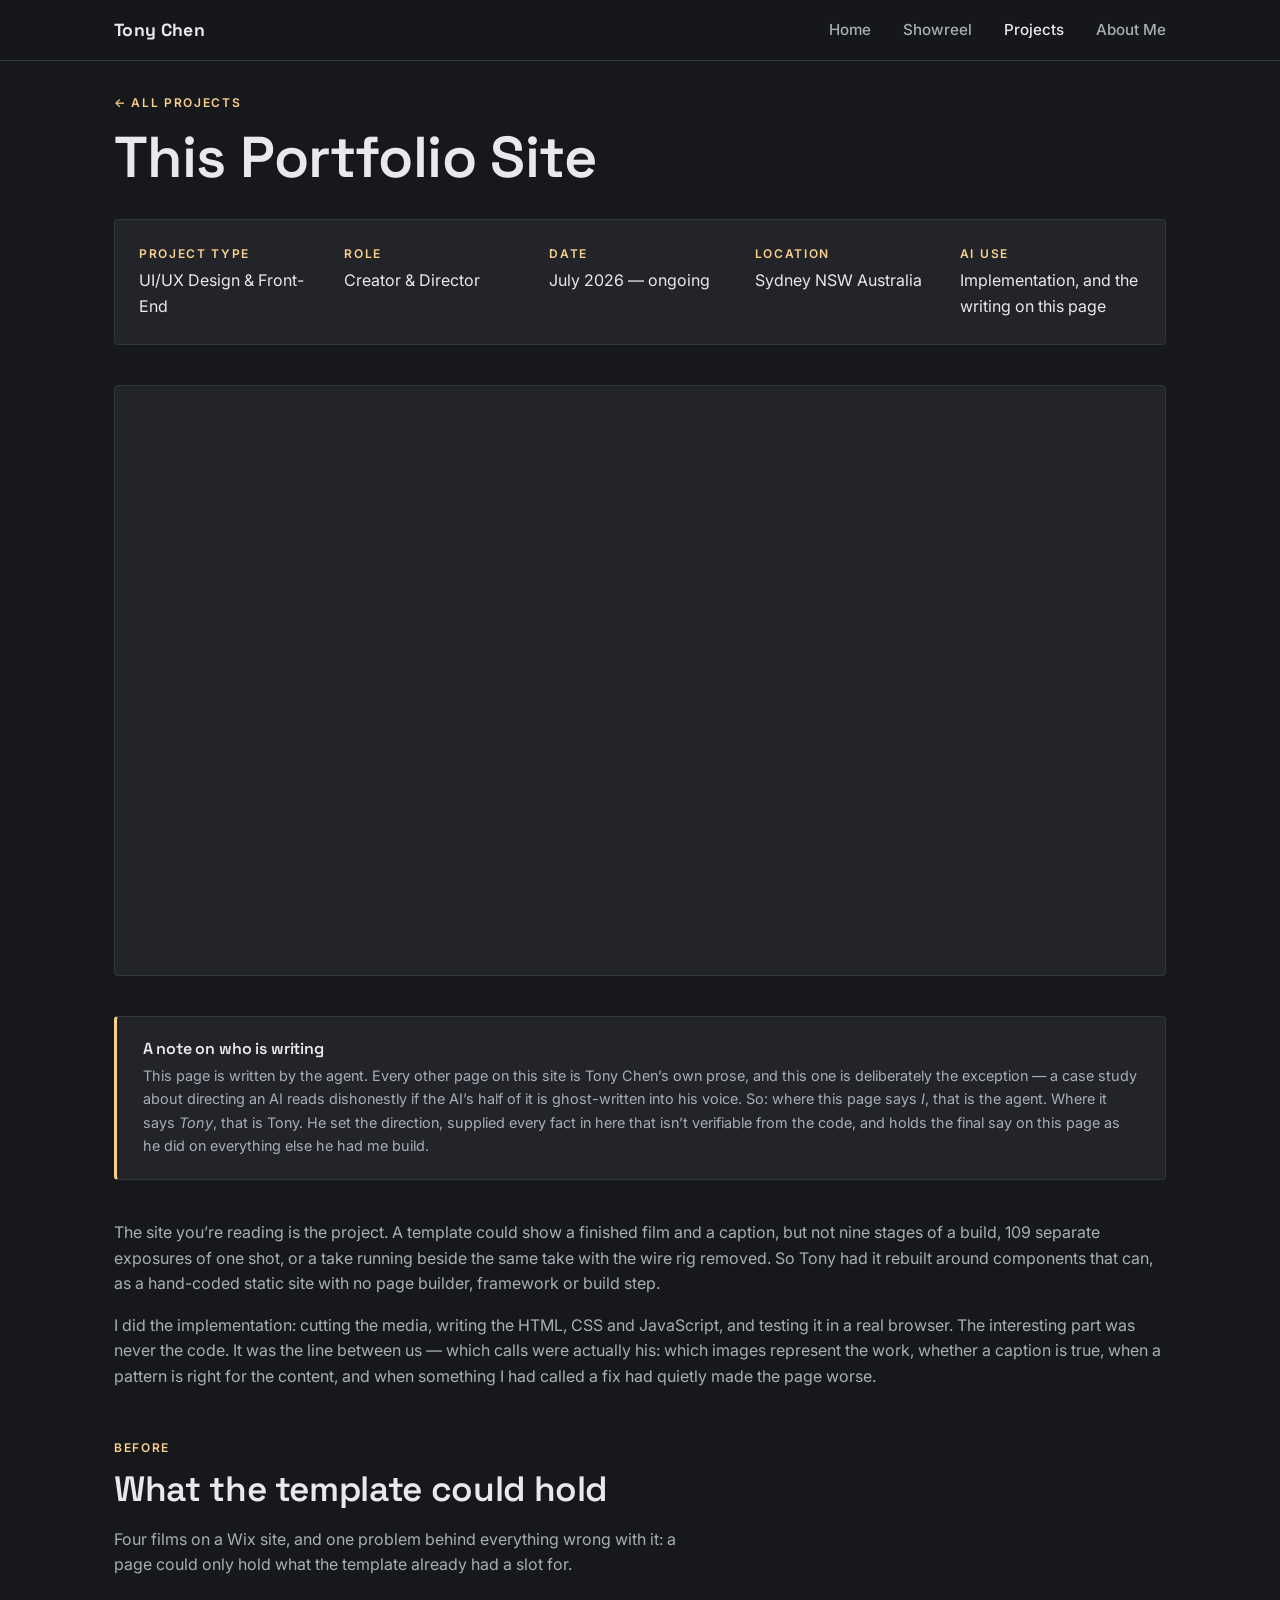
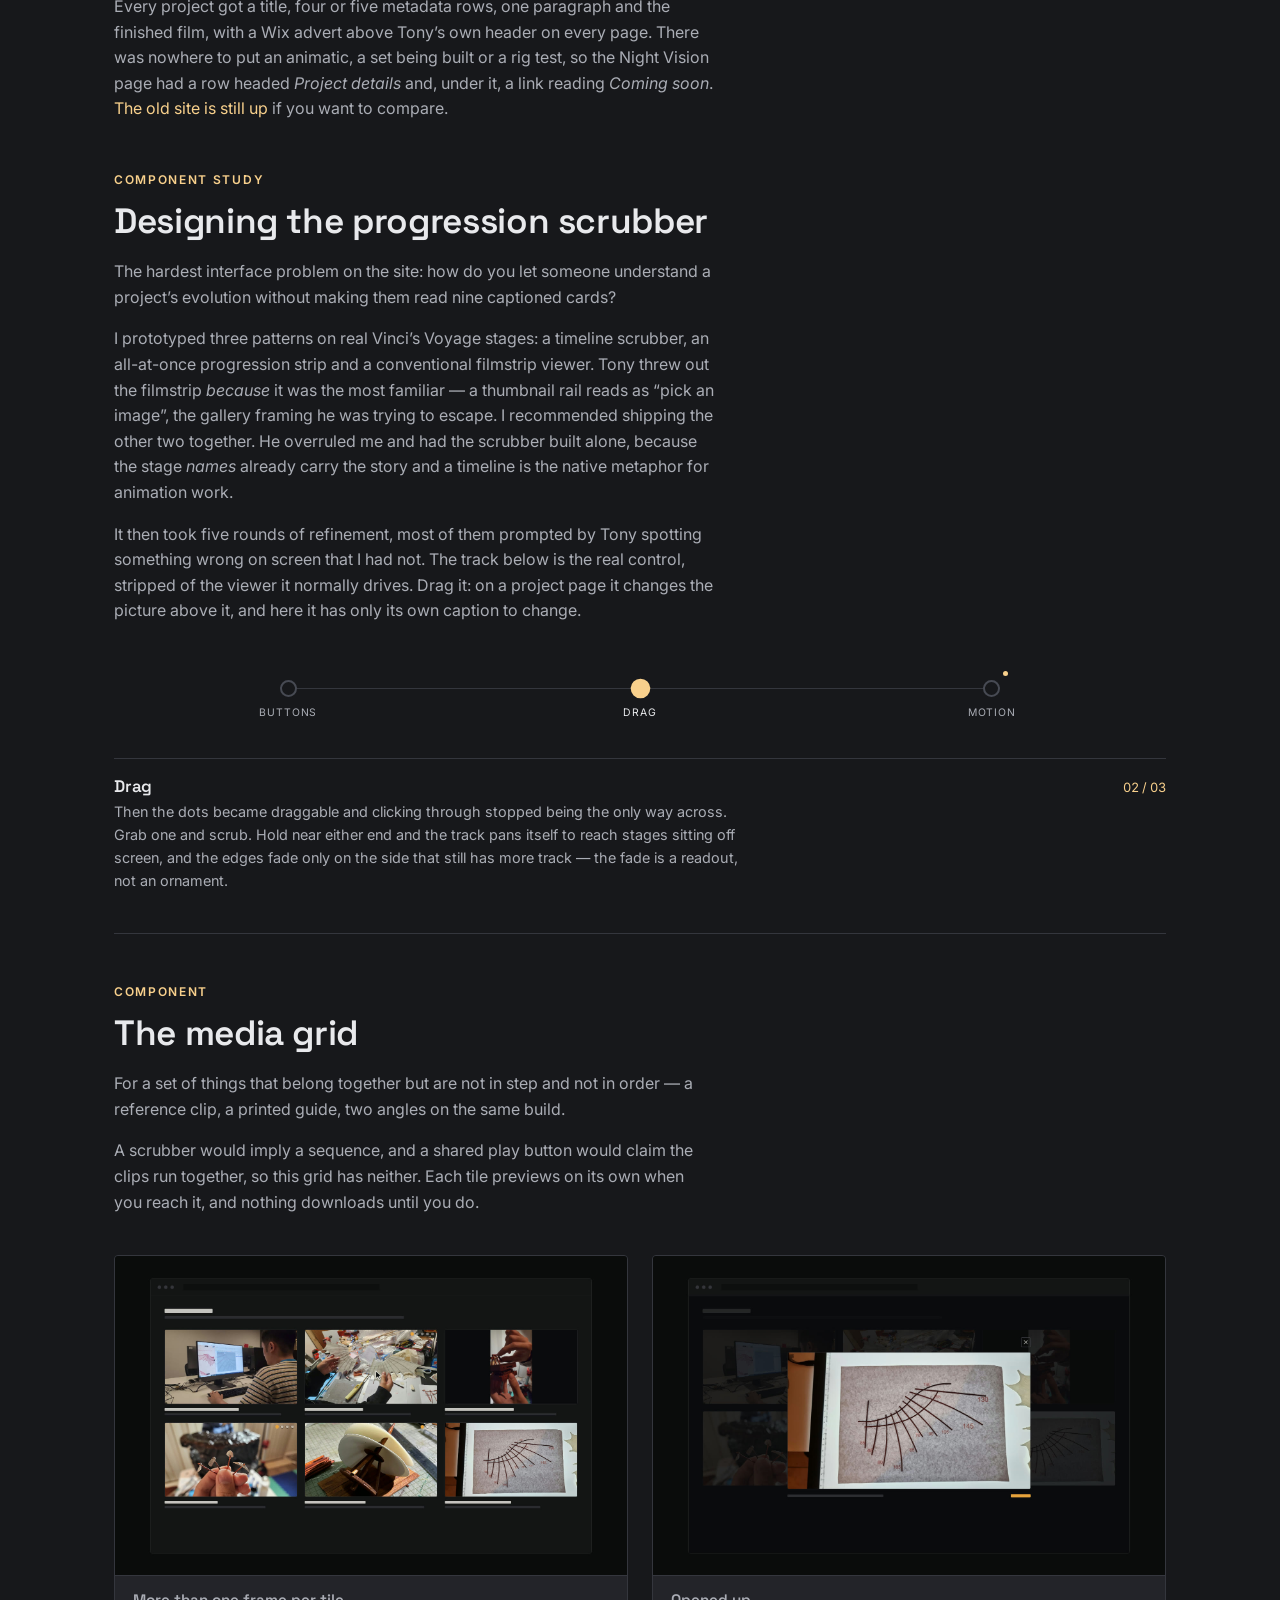
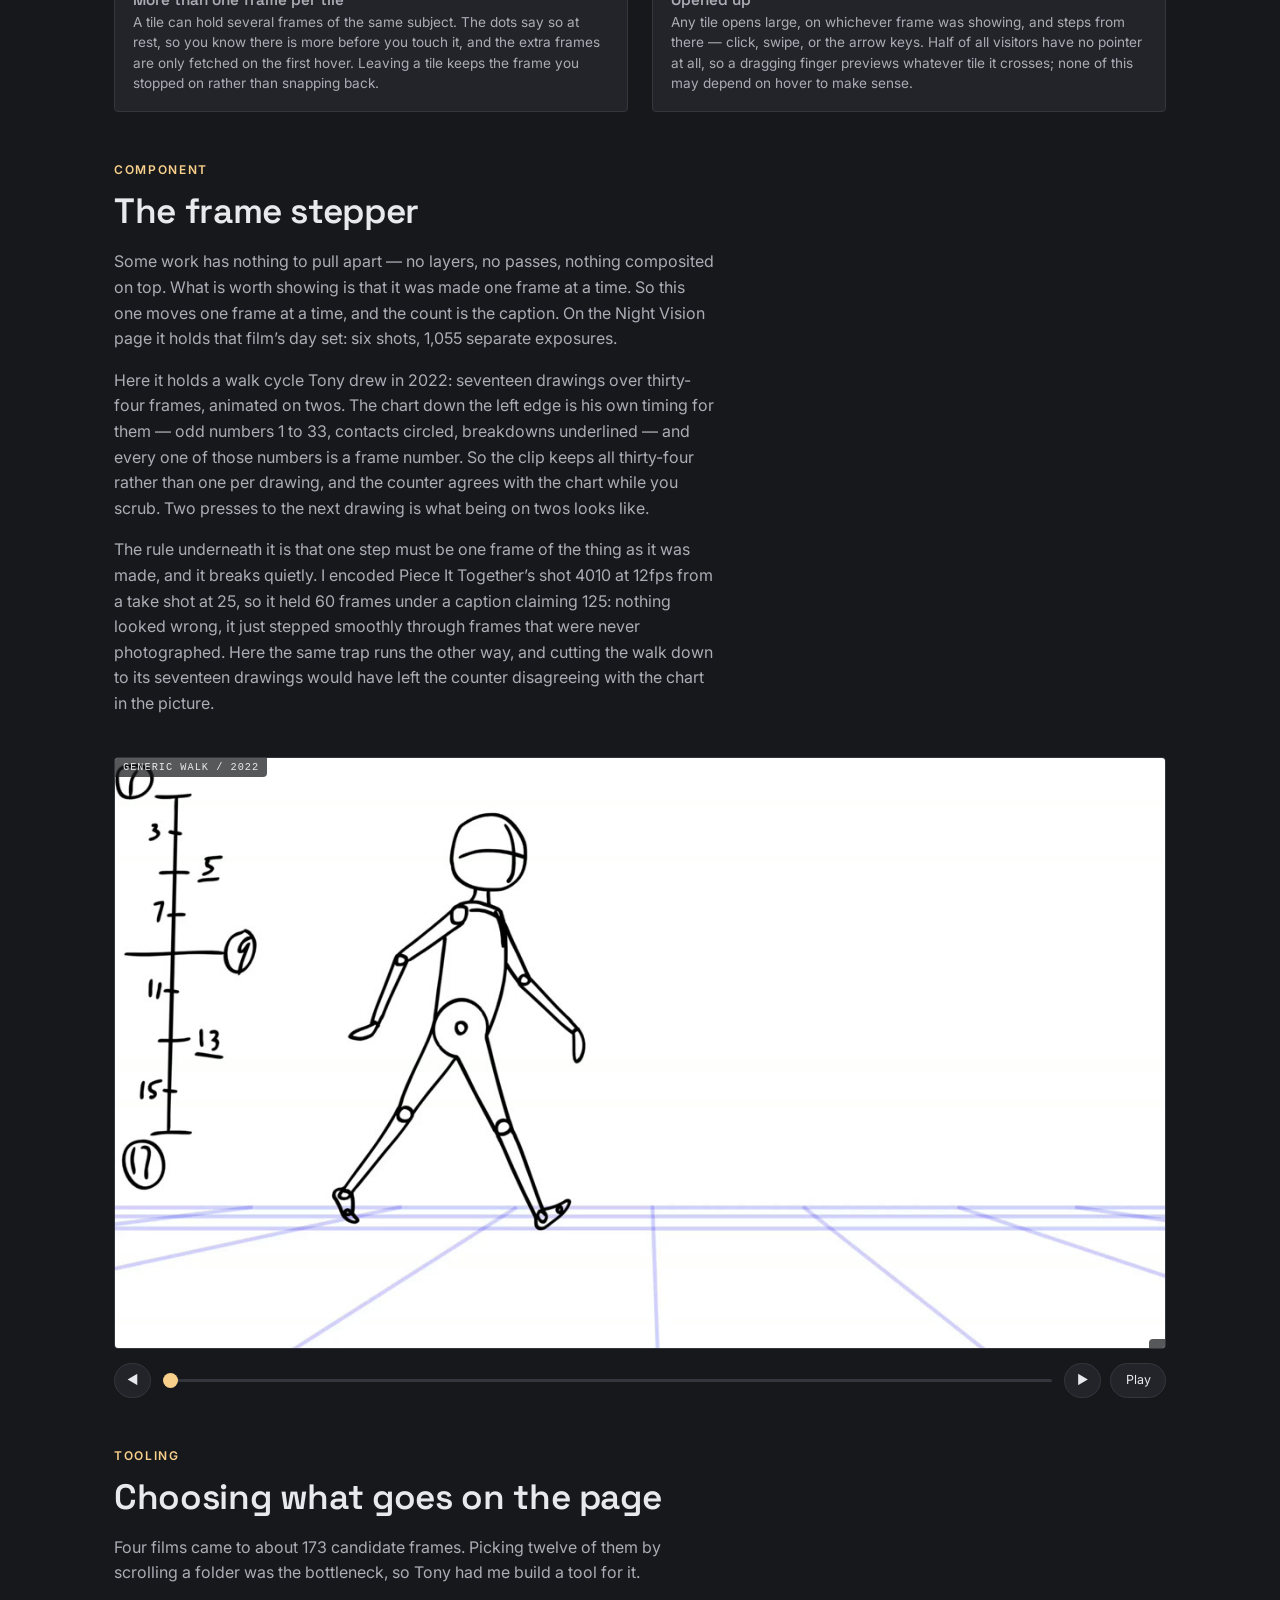
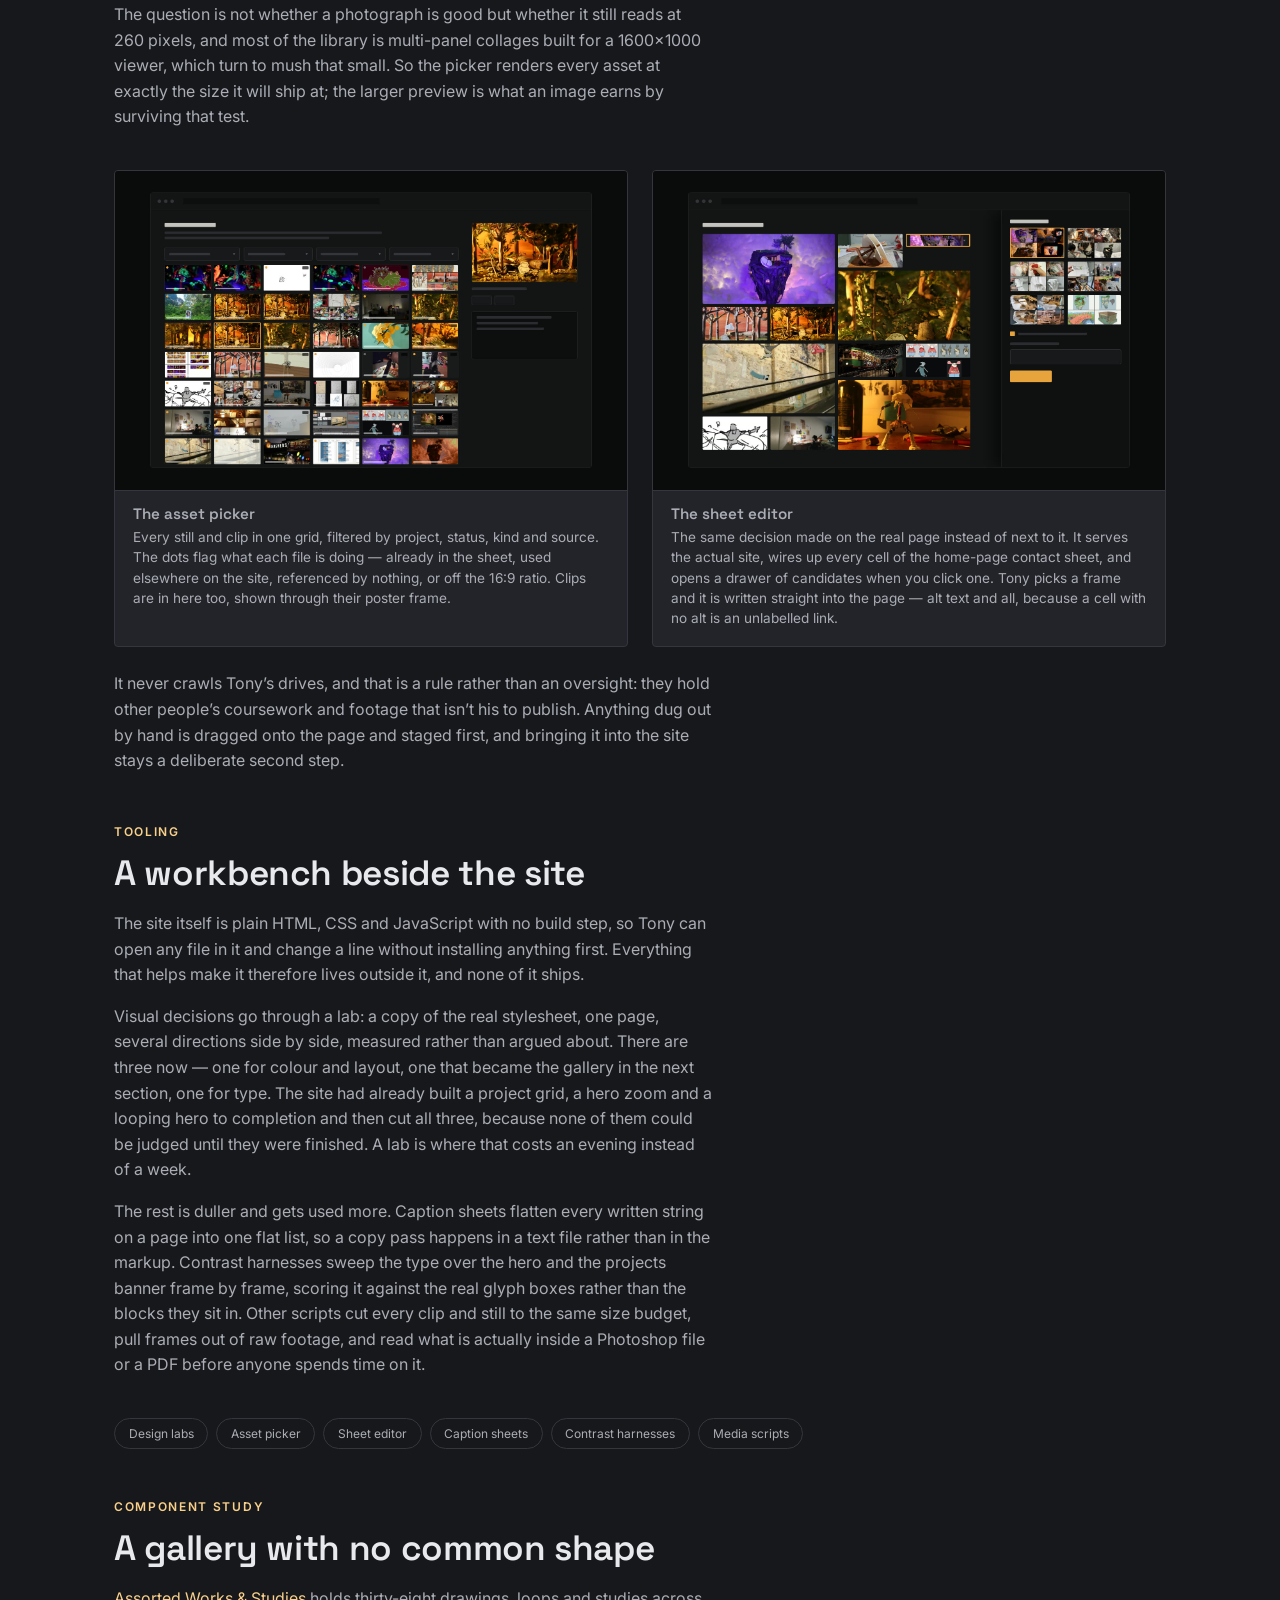
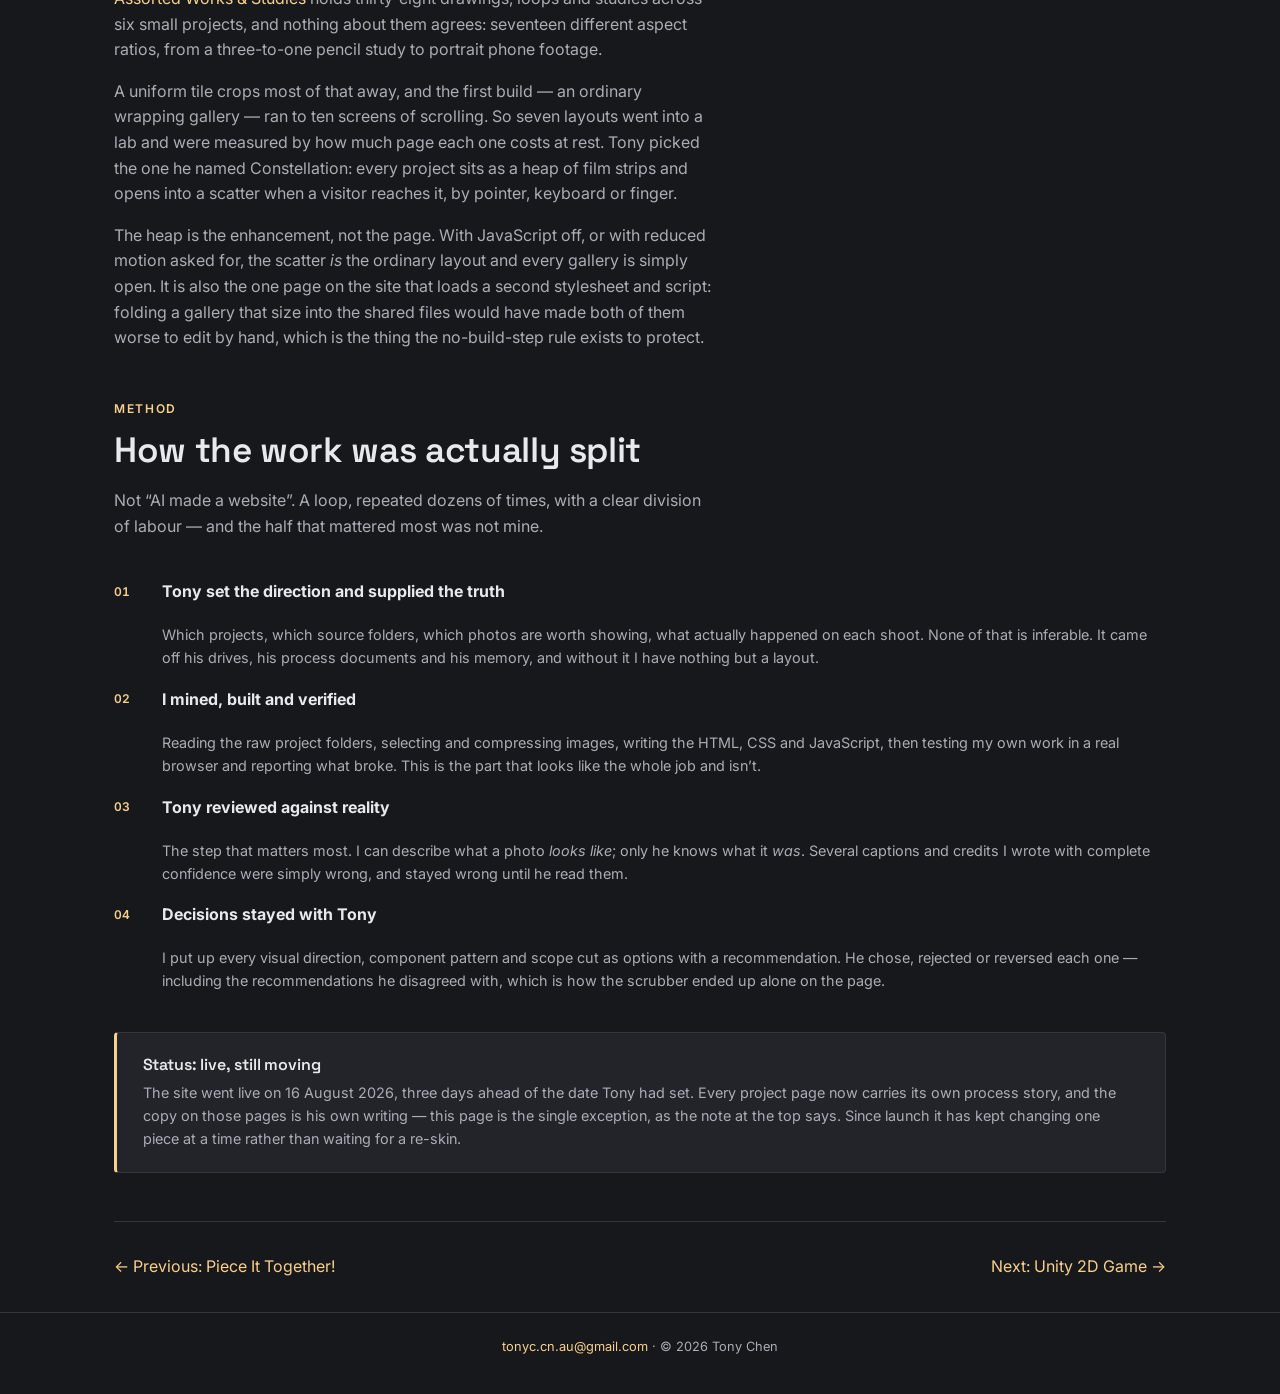
<file: projects/portfolio-site.html>
<!DOCTYPE html>
<html lang="en">
<head>
<meta charset="UTF-8">
<meta name="viewport" content="width=device-width, initial-scale=1.0">
<title>This Portfolio Site — Tony Chen</title>
<meta name="description" content="A UI/UX case study of this portfolio site: Tony Chen directing an agentic AI through the design and build. Written by the agent.">
<!-- og: URLs are ABSOLUTE and must stay that way — see the note in index.html.
     The card is the showcase video's own YouTube thumbnail, so a shared link
     and the video it fronts read as the same thing. This is the first PROJECT
     page to carry og: tags; the other four still have none. -->
<meta property="og:type" content="article">
<meta property="og:url" content="https://toyhen.github.io/Tony/projects/portfolio-site.html">
<meta property="og:title" content="This Portfolio Site — Tony Chen">
<meta property="og:description" content="Rebuilding a Wix template into a hand-coded site with four custom components — a UI/UX case study, written by the agent that built it.">
<meta property="og:image" content="https://toyhen.github.io/Tony/images/portfolio-site-og.jpg">
<meta property="og:image:width" content="1280">
<meta property="og:image:height" content="720">
<meta property="og:image:alt" content="How animation gets made — the Vinci's Voyage island lit against cloud, with the site's scrubber track drawn across the bottom">
<meta name="twitter:card" content="summary_large_image">
<link rel="preconnect" href="https://fonts.googleapis.com">
<link href="https://fonts.googleapis.com/css2?family=Inter:wght@400;500;600&family=Space+Grotesk:wght@600;700&display=swap" rel="stylesheet">
<link rel="stylesheet" href="../css/style.css">
</head>
<body>
<a class="skip-link" href="#main-content">Skip to content</a>

<header class="site-header">
  <nav class="nav">
    <a href="../index.html" class="nav-brand">Tony Chen</a>
    <button class="nav-toggle" aria-label="Toggle navigation" aria-expanded="false">&#9776;</button>
    <ul class="nav-links">
      <li><a href="../index.html">Home</a></li>
      <li><a href="../reel.html">Showreel</a></li>
      <li><a href="../projects.html" aria-current="page">Projects</a></li>
      <li><a href="../about.html">About Me</a></li>
    </ul>
  </nav>
</header>

<main id="main-content" tabindex="-1">

<section class="section-tight">
  <div class="container">
    <p class="eyebrow"><a href="../projects.html">&larr; All Projects</a></p>
    <h1>This Portfolio Site</h1>

    <div class="meta-grid">
      <div class="meta-item">
        <span class="eyebrow">Project Type</span>
        <p>UI/UX Design &amp; Front-End</p>
      </div>
      <div class="meta-item">
        <span class="eyebrow">Role</span>
        <p>Creator &amp; Director</p>
      </div>
      <div class="meta-item">
        <span class="eyebrow">Date</span>
        <p>July 2026 &mdash; ongoing</p>
      </div>
      <div class="meta-item">
        <span class="eyebrow">Location</span>
        <p>Sydney NSW Australia</p>
      </div>
      <div class="meta-item">
        <span class="eyebrow">AI Use</span>
        <p>Implementation, and the writing on this page</p>
      </div>
    </div>

    <!-- Same slot the film pages give their film: the result at the top, the
         process below it. The scrubber mockup that used to sit here is in
         retired-assets/ &mdash; the video shows the same control moving. -->
    <div class="project-hero-media">
      <div class="video-frame">
        <iframe src="https://www.youtube.com/embed/lBysgu-t4kc" title="This Portfolio Site &mdash; a tour of the components"
          allow="accelerometer; autoplay; clipboard-write; encrypted-media; gyroscope; picture-in-picture; web-share"
          referrerpolicy="strict-origin-when-cross-origin" loading="lazy" allowfullscreen></iframe>
      </div>
    </div>

    <!-- AUTHORSHIP: this page is the one place on the site written by the agent
         rather than by Tony (his call, 20 Aug 2026). Every other page is his own
         prose and must stay that way — see CLAUDE.md. The disclosure below is
         the whole point of the exception, so it does not get quietly trimmed: a
         viewer must never have to guess who is speaking.
         Unity and ToyRef were drafted from Tony's notes and briefly carried
         agent-draft labels; he had those removed and is rewriting both pages in
         his own voice (11 Sep 2026). If either ever ships agent copy again, this
         note and the status box at the bottom must say so. -->
    <div class="callout">
      <h3>A note on who is writing</h3>
      <p>This page is written by the agent. Every other page on this site is Tony Chen&rsquo;s own prose, and this one is deliberately the exception &mdash; a case study about directing an AI reads dishonestly if the AI&rsquo;s half of it is ghost-written into his voice. So: where this page says <em>I</em>, that is the agent. Where it says <em>Tony</em>, that is Tony. He set the direction, supplied every fact in here that isn&rsquo;t verifiable from the code, and holds the final say on this page as he did on everything else he had me build.</p>
    </div>

    <p>The site you&rsquo;re reading is the project. A template could show a finished film and a caption, but not nine stages of a build, 109 separate exposures of one shot, or a take running beside the same take with the wire rig removed. So Tony had it rebuilt around components that can, as a hand-coded static site with no page builder, framework or build step.</p>

    <p>I did the implementation: cutting the media, writing the HTML, CSS and JavaScript, and testing it in a real browser. The interesting part was never the code. It was the line between us &mdash; which calls were actually his: which images represent the work, whether a caption is true, when a pattern is right for the content, and when something I had called a fix had quietly made the page worse.</p>

    <!--
      MEDIA: the hero is the showcase video, in the same slot the film pages
      give their film (20 Aug 2026). Every other thumbnail here is a mockup, not
      a screenshot — dark browser chrome around the component being described.
      Keep that treatment for any new one (Tony's call, 17 Aug 2026). The one
      exception is the "Before" capture: that one IS a screenshot, because what
      the old page actually said is the whole of the evidence.

      Still to add: thumbnails of the three design comps and the three
      progression prototypes. Both sets survive as Claude artifacts —
      "Portfolio Direction Mockups" and "Progression Gallery — Three
      Approaches" — so they can be rendered rather than reconstructed.
    -->

    <div class="section-head is-spaced">
      <p class="eyebrow">Before</p>
      <h2>What the template could hold</h2>
      <p>Four films on a Wix site, and one problem behind everything wrong with it: a page could only hold what the template already had a slot for.</p>
      <p>Every project got a title, four or five metadata rows, one paragraph and the finished film, with a Wix advert above Tony&rsquo;s own header on every page. There was nowhere to put an animatic, a set being built or a rig test, so the Night Vision page had a row headed <em>Project details</em> and, under it, a link reading <em>Coming soon</em>. <a href="https://tonyccnau.wixsite.com/tony-c-portfolio/projects" target="_blank" rel="noopener">The old site is still up</a> if you want to compare.</p>
    </div>

    <!-- The screenshot of the old Night Vision page came off on Tony's call,
         21 Sep 2026. The paragraph above says what the template held and the
         link goes to the original, which is still live. Nothing was lost: the
         full-page captures are in reference/wix-original/ and the crop that
         shipped here is in retired-assets/. Section was already cut back to
         that one figure on his call, 20 Aug 2026. -->

    <div class="section-head is-spaced">
      <p class="eyebrow">Component Study</p>
      <h2>Designing the progression scrubber</h2>
      <p>The hardest interface problem on the site: how do you let someone understand a project&rsquo;s evolution without making them read nine captioned cards?</p>
      <p>I prototyped three patterns on real Vinci&rsquo;s Voyage stages: a timeline scrubber, an all-at-once progression strip and a conventional filmstrip viewer. Tony threw out the filmstrip <em>because</em> it was the most familiar &mdash; a thumbnail rail reads as &ldquo;pick an image&rdquo;, the gallery framing he was trying to escape. I recommended shipping the other two together. He overruled me and had the scrubber built alone, because the stage <em>names</em> already carry the story and a timeline is the native metaphor for animation work.</p>
      <p>It then took five rounds of refinement, most of them prompted by Tony spotting something wrong on screen that I had not. The track below is the real control, stripped of the viewer it normally drives. Drag it: on a project page it changes the picture above it, and here it has only its own caption to change.</p>
    </div>

    <!-- `data-scrub-bare` is used on this instance and nowhere else: it drops the
         viewer and skips loading any stage media. So the stages carry captions
         only, and the Motion stage earns its badge from `data-motion` rather
         than from a clip it would never get to play. Opens on Drag. -->
    <div class="figure-grid" data-scrubber="THE SCRUBBER / THE CONTROL" data-scrub-start="Drag" data-scrub-bare>
      <figure data-label="Buttons">
        <figcaption><h3>Buttons</h3><p>Stage names along a rail, the current one lit, a counter reading position out of total. The rail stops at the first and last dot rather than running to the edge, so it reads as a measured timeline instead of a decorative line. At this point the dots were only buttons: click one, wait, click the next.</p></figcaption>
      </figure>
      <figure data-label="Drag">
        <figcaption><h3>Drag</h3><p>Then the dots became draggable and clicking through stopped being the only way across. Grab one and scrub. Hold near either end and the track pans itself to reach stages sitting off screen, and the edges fade only on the side that still has more track &mdash; the fade is a readout, not an ornament.</p></figcaption>
      </figure>
      <figure data-label="Motion" data-motion>
        <figcaption><h3>Motion</h3><p>What you drag is not the dot. It is a blob with weight &mdash; it chases the pointer rather than tracking it, so lag grows the harder you pull, and it stretches toward your hand while a stage holds it. That behaviour is Tony&rsquo;s design, tuned over a day of him telling me it did not yet feel like anything. The dots stay put; they are the timeline. And the small mark above this one flags a stage holding a clip rather than a photograph.</p></figcaption>
      </figure>
    </div>

    <div class="section-head is-spaced">
      <p class="eyebrow">Component</p>
      <h2>The media grid</h2>
      <p>For a set of things that belong together but are not in step and not in order &mdash; a reference clip, a printed guide, two angles on the same build.</p>
      <p>A scrubber would imply a sequence, and a shared play button would claim the clips run together, so this grid has neither. Each tile previews on its own when you reach it, and nothing downloads until you do.</p>
    </div>

    <div class="figure-grid">
      <figure>
        <img src="../images/projects/portfolio-site-mediagrid.jpg" alt="The media grid: six tiles of the wing build, each captioned. Three carry a row of small dots in the top corner showing how many frames that tile holds, with the first dot lit orange" loading="lazy">
        <figcaption><h3>More than one frame per tile</h3><p>A tile can hold several frames of the same subject. The dots say so at rest, so you know there is more before you touch it, and the extra frames are only fetched on the first hover. Leaving a tile keeps the frame you stopped on rather than snapping back.</p></figcaption>
      </figure>
      <figure>
        <img src="../images/projects/portfolio-site-mediagrid-lightbox.jpg" alt="A tile opened large over a dimmed grid, with a close button in the corner and a counter beneath showing which frame of the set is on screen" loading="lazy">
        <figcaption><h3>Opened up</h3><p>Any tile opens large, on whichever frame was showing, and steps from there &mdash; click, swipe, or the arrow keys. Half of all visitors have no pointer at all, so a dragging finger previews whatever tile it crosses; none of this may depend on hover to make sense.</p></figcaption>
      </figure>
    </div>

    <div class="section-head is-spaced">
      <p class="eyebrow">Component</p>
      <h2>The frame stepper</h2>
      <p>Some work has nothing to pull apart &mdash; no layers, no passes, nothing composited on top. What is worth showing is that it was made one frame at a time. So this one moves one frame at a time, and the count is the caption. On the Night Vision page it holds that film&rsquo;s day set: six shots, 1,055 separate exposures.</p>
      <p>Here it holds a walk cycle Tony drew in 2022: seventeen drawings over thirty-four frames, animated on twos. The chart down the left edge is his own timing for them &mdash; odd numbers 1 to 33, contacts circled, breakdowns underlined &mdash; and every one of those numbers is a frame number. So the clip keeps all thirty-four rather than one per drawing, and the counter agrees with the chart while you scrub. Two presses to the next drawing is what being on twos looks like.</p>
      <p>The rule underneath it is that one step must be one frame of the thing as it was made, and it breaks quietly. I encoded Piece It Together&rsquo;s shot 4010 at 12fps from a take shot at 25, so it held 60 frames under a caption claiming 125: nothing looked wrong, it just stepped smoothly through frames that were never photographed. Here the same trap runs the other way, and cutting the walk down to its seventeen drawings would have left the counter disagreeing with the chart in the picture.</p>
    </div>

    <!-- The real stepper, not a picture of one (Tony, 21 Sep 2026: the mockup
         read as confusing). Same reasoning as the bare scrubber above &mdash; a
         still cannot show stepping any more than a drawn cursor can show a
         drag. ONE shot, so `.step-shots:has(.step-shot:only-child)` hides the
         thumbnail row on its own and the viewer is all that draws. It loads on
         an IntersectionObserver, so nothing is fetched until it is scrolled to.

         THE CLIP IS TONY'S OWN 2022 WALK CYCLE, HIS PICK FOR THIS DEMO.
         Source: Animation_UTS\Context\13289386_Xinyuan(Tony)_Chen_Generic_Walk.mov,
         34 frames at 24fps holding SEVENTEEN drawings on twos (measured: the
         frame-to-frame difference alternates 0.00 and 4-5, and source frames
         17 and 18 are the same figure to the pixel, differing only in the
         hand-drawn chart turning from its 1-17 page to its 17-33 page).

         ALL 34 FRAMES ARE KEPT, AT 24fps - Tony's call: the numbers on his
         chart ARE exposure numbers, so the counter and the chart agree while
         you scrub, and two presses per drawing is what animating on twos
         looks like. A one-frame-per-drawing cut was built first (17 frames at
         12fps) and rejected for exactly that reason. Do not "fix" the
         duplicate frames.

         1200px wide, not the usual 900: this is line art rendered at about the
         viewer's own width, where an upscale softens every line. 112KB at
         crf 24 against 47KB at the house crf 30, measured at 43.0dB against
         38.9dB on a decoded drawing. Held frames cost almost nothing - all 34
         come to 8KB more than the 17 did. -->
    <div class="framestrip" data-stepper="GENERIC WALK">
      <figure data-shot-src="../images/projects/portfolio-site-walk.mp4"
              data-shot-fps="24" data-shot-label="2022"
              data-shot-note="seventeen drawings on twos, numbered to match the chart"
              data-shot-alt="A walk cycle drawn as a jointed mannequin in black line on white, striding over a pale blue perspective grid, with a hand-drawn timing chart down the left edge">
        <img src="../images/projects/portfolio-site-walk-poster.jpg" alt="The first drawing of the walk cycle: a jointed mannequin mid-stride in black line on white over a pale blue perspective grid, with a hand-drawn timing chart numbered 1 to 17 down the left edge, 1, 9 and 17 circled" loading="lazy">
        <figcaption>Generic walk &middot; 34 frames, 17 drawings</figcaption>
      </figure>
    </div>

    <div class="section-head is-spaced">
      <p class="eyebrow">Tooling</p>
      <h2>Choosing what goes on the page</h2>
      <p>Four films came to about 173 candidate frames. Picking twelve of them by scrolling a folder was the bottleneck, so Tony had me build a tool for it.</p>
      <p>The question is not whether a photograph is good but whether it still reads at 260 pixels, and most of the library is multi-panel collages built for a 1600&times;1000 viewer, which turn to mush that small. So the picker renders every asset at exactly the size it will ship at; the larger preview is what an image earns by surviving that test.</p>
    </div>

    <div class="figure-grid">
      <figure>
        <img src="../images/projects/portfolio-site-picker-library.jpg" alt="The asset picker: a wall of dozens of small frames filling the window, filter menus across the top, a coloured status dot on every cell, and a preview panel at the right showing the frame under the pointer" loading="lazy">
        <figcaption><h3>The asset picker</h3><p>Every still and clip in one grid, filtered by project, status, kind and source. The dots flag what each file is doing &mdash; already in the sheet, used elsewhere on the site, referenced by nothing, or off the 16:9 ratio. Clips are in here too, shown through their poster frame.</p></figcaption>
      </figure>
      <figure>
        <img src="../images/projects/portfolio-site-picker-editor.jpg" alt="The sheet editor: the live home-page contact sheet on the left &mdash; four large film frames set among smaller ones &mdash; with one small cell outlined in orange, and a drawer open at the right holding candidate frames, one selected, above an alt-text field and a save button" loading="lazy">
        <figcaption><h3>The sheet editor</h3><p>The same decision made on the real page instead of next to it. It serves the actual site, wires up every cell of the home-page contact sheet, and opens a drawer of candidates when you click one. Tony picks a frame and it is written straight into the page &mdash; alt text and all, because a cell with no alt is an unlabelled link.</p></figcaption>
      </figure>
    </div>

    <p>It never crawls Tony&rsquo;s drives, and that is a rule rather than an oversight: they hold other people&rsquo;s coursework and footage that isn&rsquo;t his to publish. Anything dug out by hand is dragged onto the page and staged first, and bringing it into the site stays a deliberate second step.</p>

    <!-- Replaced the "Build / Stack & constraints" section on Tony's call,
         21 Sep 2026: he wanted the tooling expanded rather than the stack
         listed. The stack is now one sentence in the first paragraph; the old
         chip row (HTML / CSS custom properties / Vanilla JS / No build step /
         Progressive enhancement / GitHub Pages / YouTube embeds / Formspree)
         is in git if it is ever wanted back. -->
    <div class="section-head is-spaced">
      <p class="eyebrow">Tooling</p>
      <h2>A workbench beside the site</h2>
      <p>The site itself is plain HTML, CSS and JavaScript with no build step, so Tony can open any file in it and change a line without installing anything first. Everything that helps make it therefore lives outside it, and none of it ships.</p>
      <p>Visual decisions go through a lab: a copy of the real stylesheet, one page, several directions side by side, measured rather than argued about. There are three now &mdash; one for colour and layout, one that became the gallery in the next section, one for type. The site had already built a project grid, a hero zoom and a looping hero to completion and then cut all three, because none of them could be judged until they were finished. A lab is where that costs an evening instead of a week.</p>
      <p>The rest is duller and gets used more. Caption sheets flatten every written string on a page into one flat list, so a copy pass happens in a text file rather than in the markup. Contrast harnesses sweep the type over the hero and the projects banner frame by frame, scoring it against the real glyph boxes rather than the blocks they sit in. Other scripts cut every clip and still to the same size budget, pull frames out of raw footage, and read what is actually inside a Photoshop file or a PDF before anyone spends time on it.</p>
    </div>
    <div class="chip-row">
      <span class="chip">Design labs</span>
      <span class="chip">Asset picker</span>
      <span class="chip">Sheet editor</span>
      <span class="chip">Caption sheets</span>
      <span class="chip">Contrast harnesses</span>
      <span class="chip">Media scripts</span>
    </div>

    <!-- This section had a picture for an hour on 21 Sep 2026 and Tony took it
         out again: a survey sheet from the Vinci's build roll, 33 numbered
         tiles, made by the tool the section describes. He judged it on the
         page and it did not work there. **Not a gap to fill** &mdash; he wants
         the section shorter first, in his own words, and the picture question
         re-asked after that. The built file is in retired-assets/ and the
         recipe is in CLAUDE.md. -->

    <!-- Added 21 Sep 2026 on Tony's call. No mockup in this section yet; the
         live page is projects/mini-works.html and the lab it came out of is
         mini-lab/ at the project root. -->
    <div class="section-head is-spaced">
      <p class="eyebrow">Component Study</p>
      <h2>A gallery with no common shape</h2>
      <p><a href="mini-works.html">Assorted Works &amp; Studies</a> holds thirty-eight drawings, loops and studies across six small projects, and nothing about them agrees: seventeen different aspect ratios, from a three-to-one pencil study to portrait phone footage.</p>
      <p>A uniform tile crops most of that away, and the first build &mdash; an ordinary wrapping gallery &mdash; ran to ten screens of scrolling. So seven layouts went into a lab and were measured by how much page each one costs at rest. Tony picked the one he named Constellation: every project sits as a heap of film strips and opens into a scatter when a visitor reaches it, by pointer, keyboard or finger.</p>
      <p>The heap is the enhancement, not the page. With JavaScript off, or with reduced motion asked for, the scatter <em>is</em> the ordinary layout and every gallery is simply open. It is also the one page on the site that loads a second stylesheet and script: folding a gallery that size into the shared files would have made both of them worse to edit by hand, which is the thing the no-build-step rule exists to protect.</p>
    </div>

    <div class="section-head is-spaced">
      <p class="eyebrow">Method</p>
      <h2>How the work was actually split</h2>
      <p>Not &ldquo;AI made a website&rdquo;. A loop, repeated dozens of times, with a clear division of labour &mdash; and the half that mattered most was not mine.</p>
    </div>

    <ol class="step-list">
      <li>
        <strong>Tony set the direction and supplied the truth</strong>
        <span>Which projects, which source folders, which photos are worth showing, what actually happened on each shoot. None of that is inferable. It came off his drives, his process documents and his memory, and without it I have nothing but a layout.</span>
      </li>
      <li>
        <strong>I mined, built and verified</strong>
        <span>Reading the raw project folders, selecting and compressing images, writing the HTML, CSS and JavaScript, then testing my own work in a real browser and reporting what broke. This is the part that looks like the whole job and isn&rsquo;t.</span>
      </li>
      <li>
        <strong>Tony reviewed against reality</strong>
        <span>The step that matters most. I can describe what a photo <em>looks like</em>; only he knows what it <em>was</em>. Several captions and credits I wrote with complete confidence were simply wrong, and stayed wrong until he read them.</span>
      </li>
      <li>
        <strong>Decisions stayed with Tony</strong>
        <span>I put up every visual direction, component pattern and scope cut as options with a recommendation. He chose, rejected or reversed each one &mdash; including the recommendations he disagreed with, which is how the scrubber ended up alone on the page.</span>
      </li>
    </ol>

    <!-- The "Design Direction / Three routes, no re-skin" section came off on
         Tony's call, 21 Sep 2026 &mdash; three swatch cards for directions none
         of which shipped. The fact it carried survives in the status box below
         ("one piece at a time rather than waiting for a re-skin") and in the
         labs paragraph above. The markup and the .dir-* rules it needed are in
         git; redesign-lab/FINDINGS.md still holds the measurements. -->
    <div class="callout">
      <h3>Status: live, still moving</h3>
      <p>The site went live on 16 August 2026, three days ahead of the date Tony had set. Every project page now carries its own process story, and the copy on those pages is his own writing &mdash; this page is the single exception, as the note at the top says. Since launch it has kept changing one piece at a time rather than waiting for a re-skin.</p>
    </div>

    <div class="project-nav">
      <a href="piece-it-together.html">&larr; Previous: Piece It Together!</a>
      <a href="unity-game.html">Next: Unity 2D Game &rarr;</a>
    </div>
  </div>
</section>

</main>

<footer class="site-footer">
  <p><a href="mailto:tonyc.cn.au@gmail.com">tonyc.cn.au@gmail.com</a> &middot; &copy; <span id="year"></span> Tony Chen</p>
</footer>

<script src="../js/script.js"></script>
<script>document.getElementById("year").textContent = new Date().getFullYear();</script>
</body>
</html>
</file>
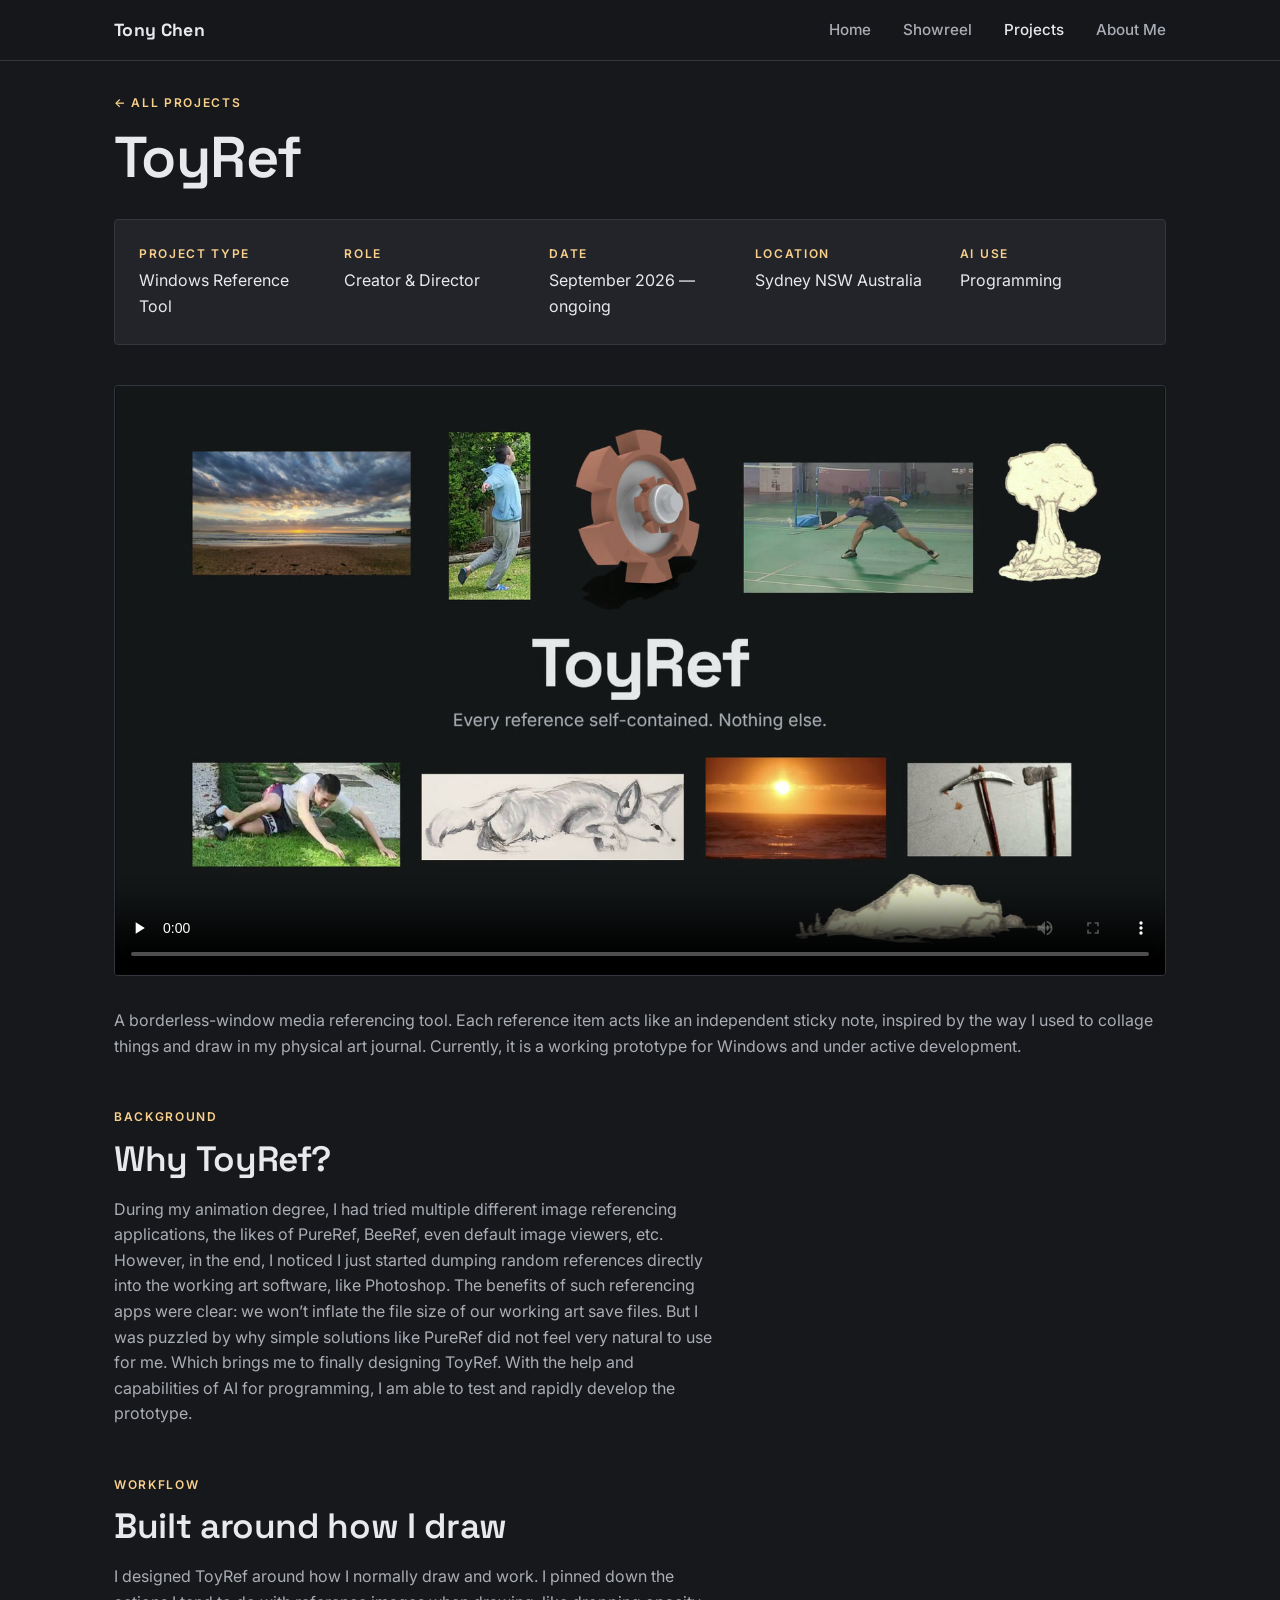
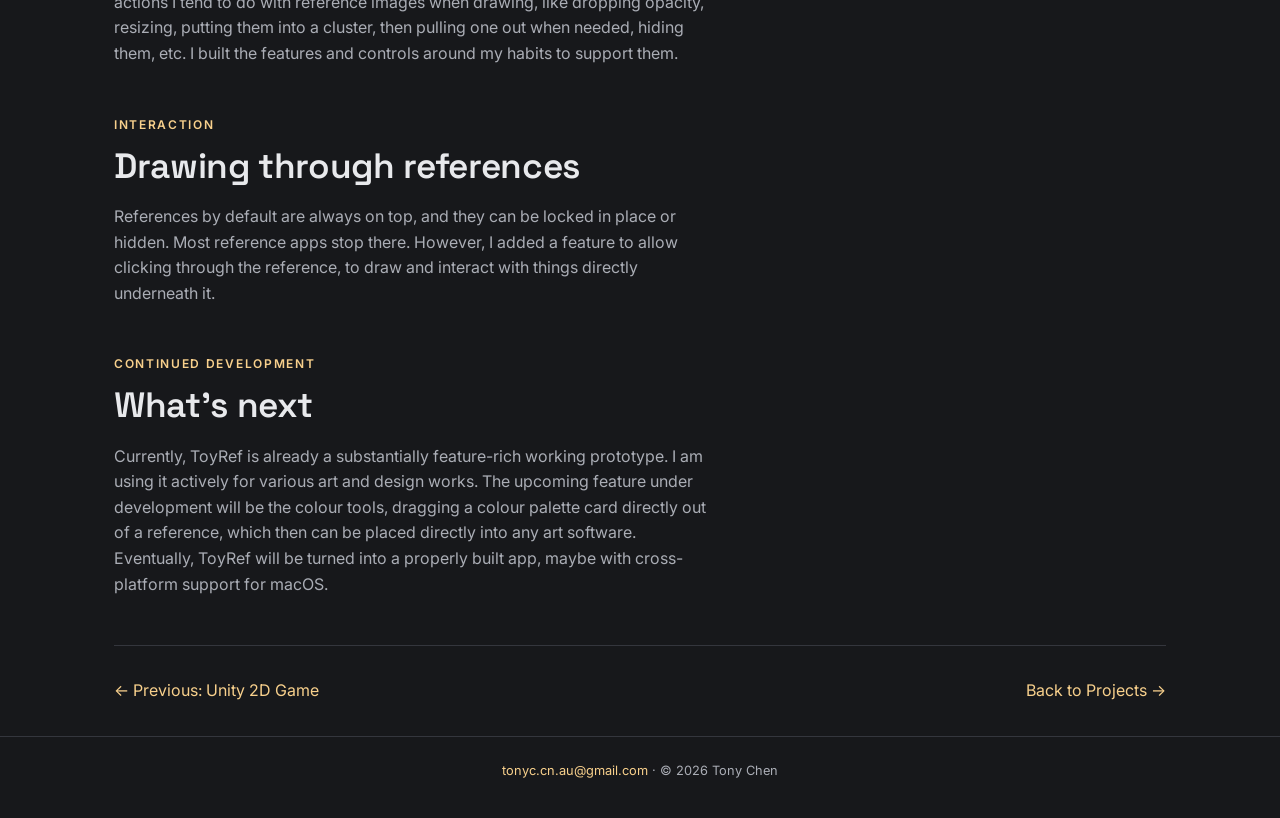
<file: projects/toyref.html>
<!DOCTYPE html>
<html lang="en">
<head>
<meta charset="UTF-8">
<meta name="viewport" content="width=device-width, initial-scale=1.0">
<title>ToyRef — Tony Chen</title>
<meta name="description" content="A media referencing tool for artists and designers. Each image is a self-contained floating sticky note. I designed this tool with minimal UI, mostly to boost my personal productivity.">
<meta property="og:type" content="article">
<meta property="og:url" content="https://toyhen.github.io/Tony/projects/toyref.html">
<meta property="og:title" content="ToyRef — Tony Chen">
<meta property="og:description" content="A simple media referencing tool, with minimal UI.">
<meta property="og:image" content="https://toyhen.github.io/Tony/images/projects/tr-card.jpg">
<meta name="twitter:card" content="summary_large_image">
<link rel="preconnect" href="https://fonts.googleapis.com">
<link href="https://fonts.googleapis.com/css2?family=Inter:wght@400;500;600&family=Space+Grotesk:wght@600;700&display=swap" rel="stylesheet">
<link rel="stylesheet" href="../css/style.css">
</head>
<body>
<a class="skip-link" href="#main-content">Skip to content</a>

<header class="site-header">
  <nav class="nav">
    <a href="../index.html" class="nav-brand">Tony Chen</a>
    <button class="nav-toggle" aria-label="Toggle navigation" aria-expanded="false">&#9776;</button>
    <ul class="nav-links">
      <li><a href="../index.html">Home</a></li>
      <li><a href="../reel.html">Showreel</a></li>
      <li><a href="../projects.html" aria-current="page">Projects</a></li>
      <li><a href="../about.html">About Me</a></li>
    </ul>
  </nav>
</header>

<main id="main-content" tabindex="-1">
<section class="section-tight">
  <div class="container">
    <p class="eyebrow"><a href="../projects.html">&larr; All Projects</a></p>
    <h1>ToyRef</h1>

    <div class="meta-grid">
      <div class="meta-item"><span class="eyebrow">Project Type</span><p>Windows Reference Tool</p></div>
      <div class="meta-item"><span class="eyebrow">Role</span><p>Creator &amp; Director</p></div>
      <div class="meta-item"><span class="eyebrow">Date</span><p>September 2026 &mdash; ongoing</p></div>
      <div class="meta-item"><span class="eyebrow">Location</span><p>Sydney NSW Australia</p></div>
      <div class="meta-item"><span class="eyebrow">AI Use</span><p>Programming</p></div>
    </div>

    <!-- The ToyRef product demo (HyperFrames, approved by Tony 13 Sep 2026), in
         the slot a film page gives its film. A local file rather than YouTube
         because the demo will be updated once the colour-palette feature is
         done, and a YouTube upload cannot be replaced in place. Set up like the
         Unity page's hero: native controls and preload="none", so nothing
         downloads until play is pressed. The video has no sound.
         Web copy of Little Flare/ToyRef/demo-video/renders/toyref-demo-v1.mp4
         at 1600x900, crf 28 (1.5MB), checked against the master on the
         captions, the title and the timelapse's pencil lines. The poster is the
         00:04 title hold, not frame 0, because the video opens on a dark frame.
         When the demo is re-rendered, re-cut both files under the same names. -->
    <div class="project-hero-media">
      <video src="../images/projects/tr-demo.mp4"
             poster="../images/projects/tr-demo-poster.jpg"
             controls playsinline preload="none"
             aria-label="The product demonstration video, showcasing the simple design and ease of use. The referencing tool is showcased with a quick live sketch session I did."></video>
    </div>

    <!-- Tony's own copy, rewritten through caption-sheets/toyref.md on
         17 Sep 2026. Claude fixed spelling and grammar only; the marked sheet
         is kept as caption-sheets/toyref.applied-2026-09-17.md. -->
    <p>A borderless-window media referencing tool. Each reference item acts like an independent sticky note, inspired by the way I used to collage things and draw in my physical art journal. Currently, it is a working prototype for Windows and under active development.</p>

    <!-- Tony's wording (17 Sep 2026). Kuadro is deliberately left out of this
         list: his ToyRef session notes record first testing it on 6 Sep 2026. -->
    <div class="section-head is-spaced">
      <p class="eyebrow">Background</p>
      <h2>Why ToyRef?</h2>
      <p>During my animation degree, I had tried multiple different image referencing applications, the likes of PureRef, BeeRef, even default image viewers, etc. However, in the end, I noticed I just started dumping random references directly into the working art software, like Photoshop. The benefits of such referencing apps were clear: we won&rsquo;t inflate the file size of our working art save files. But I was puzzled by why simple solutions like PureRef did not feel very natural to use for me. Which brings me to finally designing ToyRef. With the help and capabilities of AI for programming, I am able to test and rapidly develop the prototype.</p>
    </div>

    <div class="section-head is-spaced">
      <p class="eyebrow">Workflow</p>
      <h2>Built around how I draw</h2>
      <p>I designed ToyRef around how I normally draw and work. I pinned down the actions I tend to do with reference images when drawing, like dropping opacity, resizing, putting them into a cluster, then pulling one out when needed, hiding them, etc. I built the features and controls around my habits to support them.</p>
    </div>

    <div class="section-head is-spaced">
      <p class="eyebrow">Interaction</p>
      <h2>Drawing through references</h2>
      <p>References by default are always on top, and they can be locked in place or hidden. Most reference apps stop there. However, I added a feature to allow clicking through the reference, to draw and interact with things directly underneath it.</p>
    </div>

    <div class="section-head is-spaced">
      <p class="eyebrow">Continued development</p>
      <h2>What&rsquo;s next</h2>
      <p>Currently, ToyRef is already a substantially feature-rich working prototype. I am using it actively for various art and design works. The upcoming feature under development will be the colour tools, dragging a colour palette card directly out of a reference, which then can be placed directly into any art software. Eventually, ToyRef will be turned into a properly built app, maybe with cross-platform support for macOS.</p>
    </div>

    <div class="project-nav">
      <a href="unity-game.html">&larr; Previous: Unity 2D Game</a>
      <a href="../projects.html">Back to Projects &rarr;</a>
    </div>
  </div>
</section>
</main>

<footer class="site-footer">
  <p><a href="mailto:tonyc.cn.au@gmail.com">tonyc.cn.au@gmail.com</a> &middot; &copy; <span id="year"></span> Tony Chen</p>
</footer>

<script src="../js/script.js"></script>
<script>document.getElementById("year").textContent = new Date().getFullYear();</script>
</body>
</html>
</file>
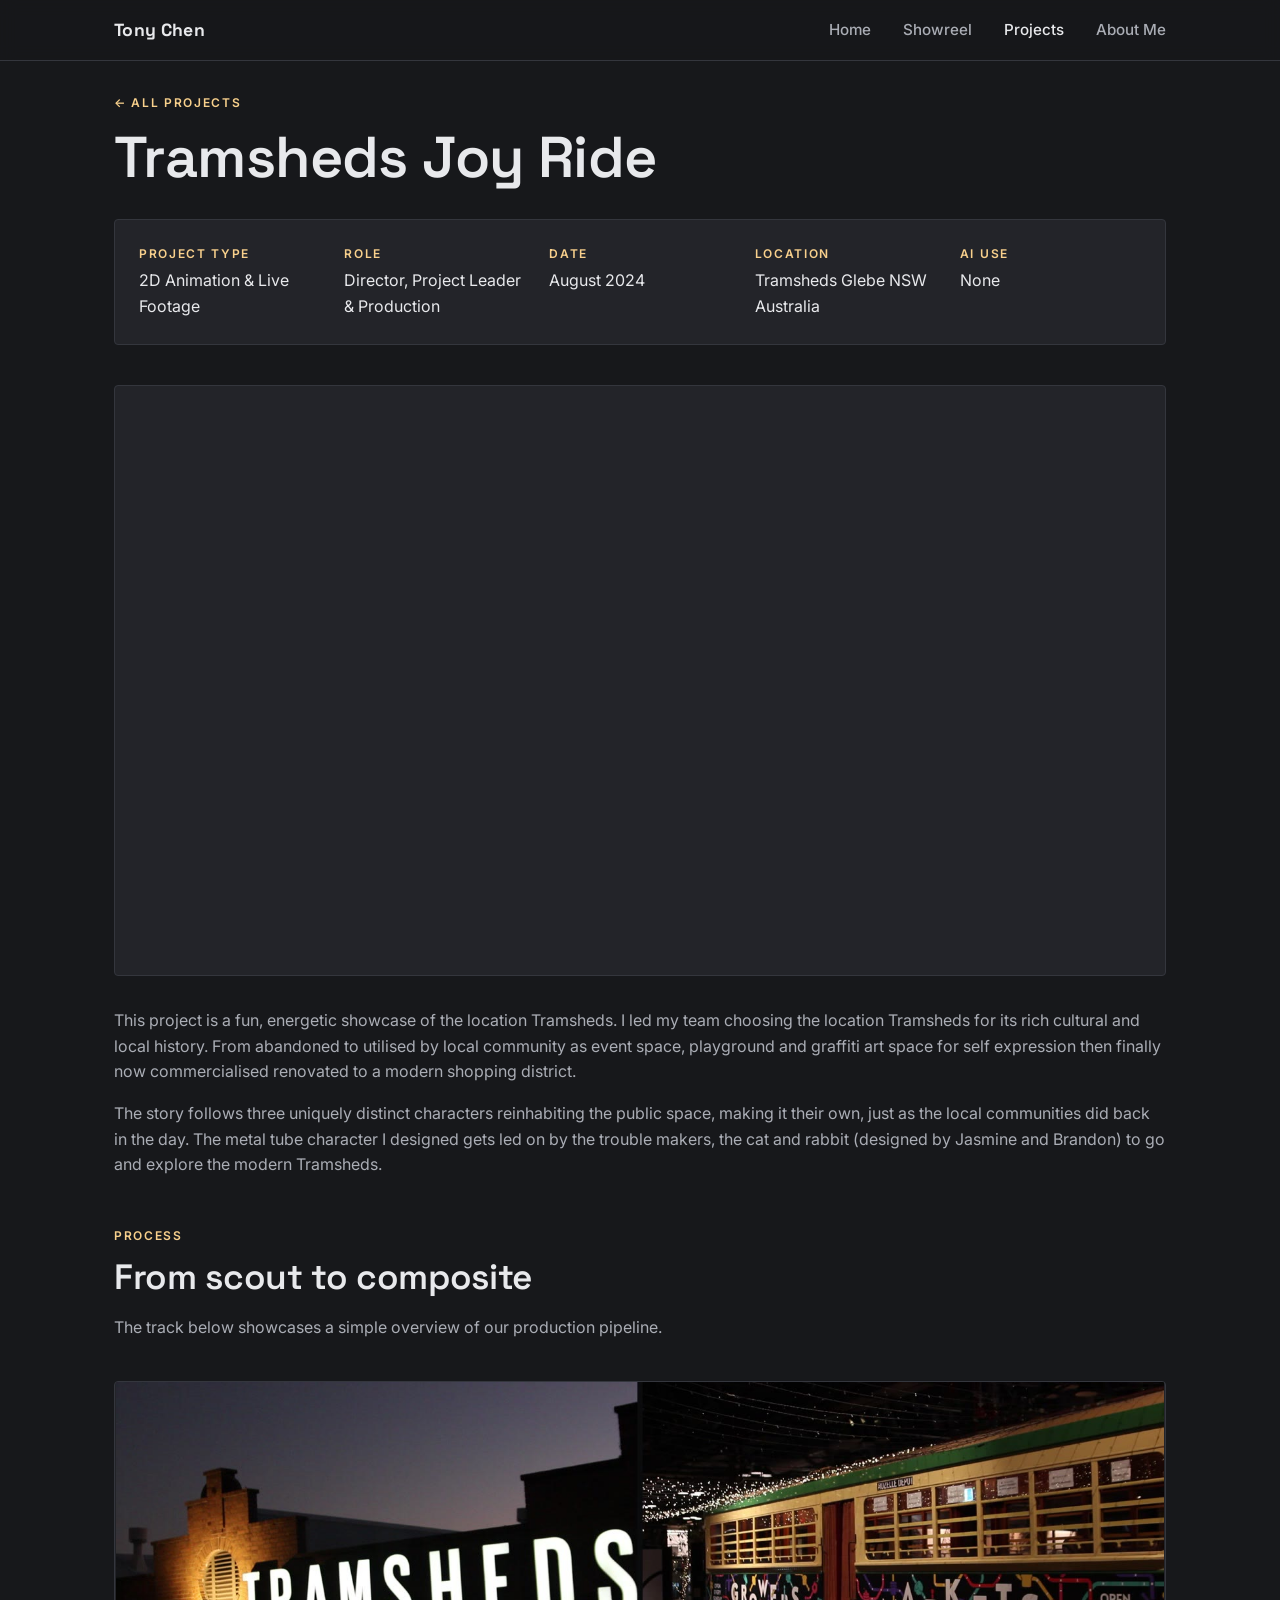
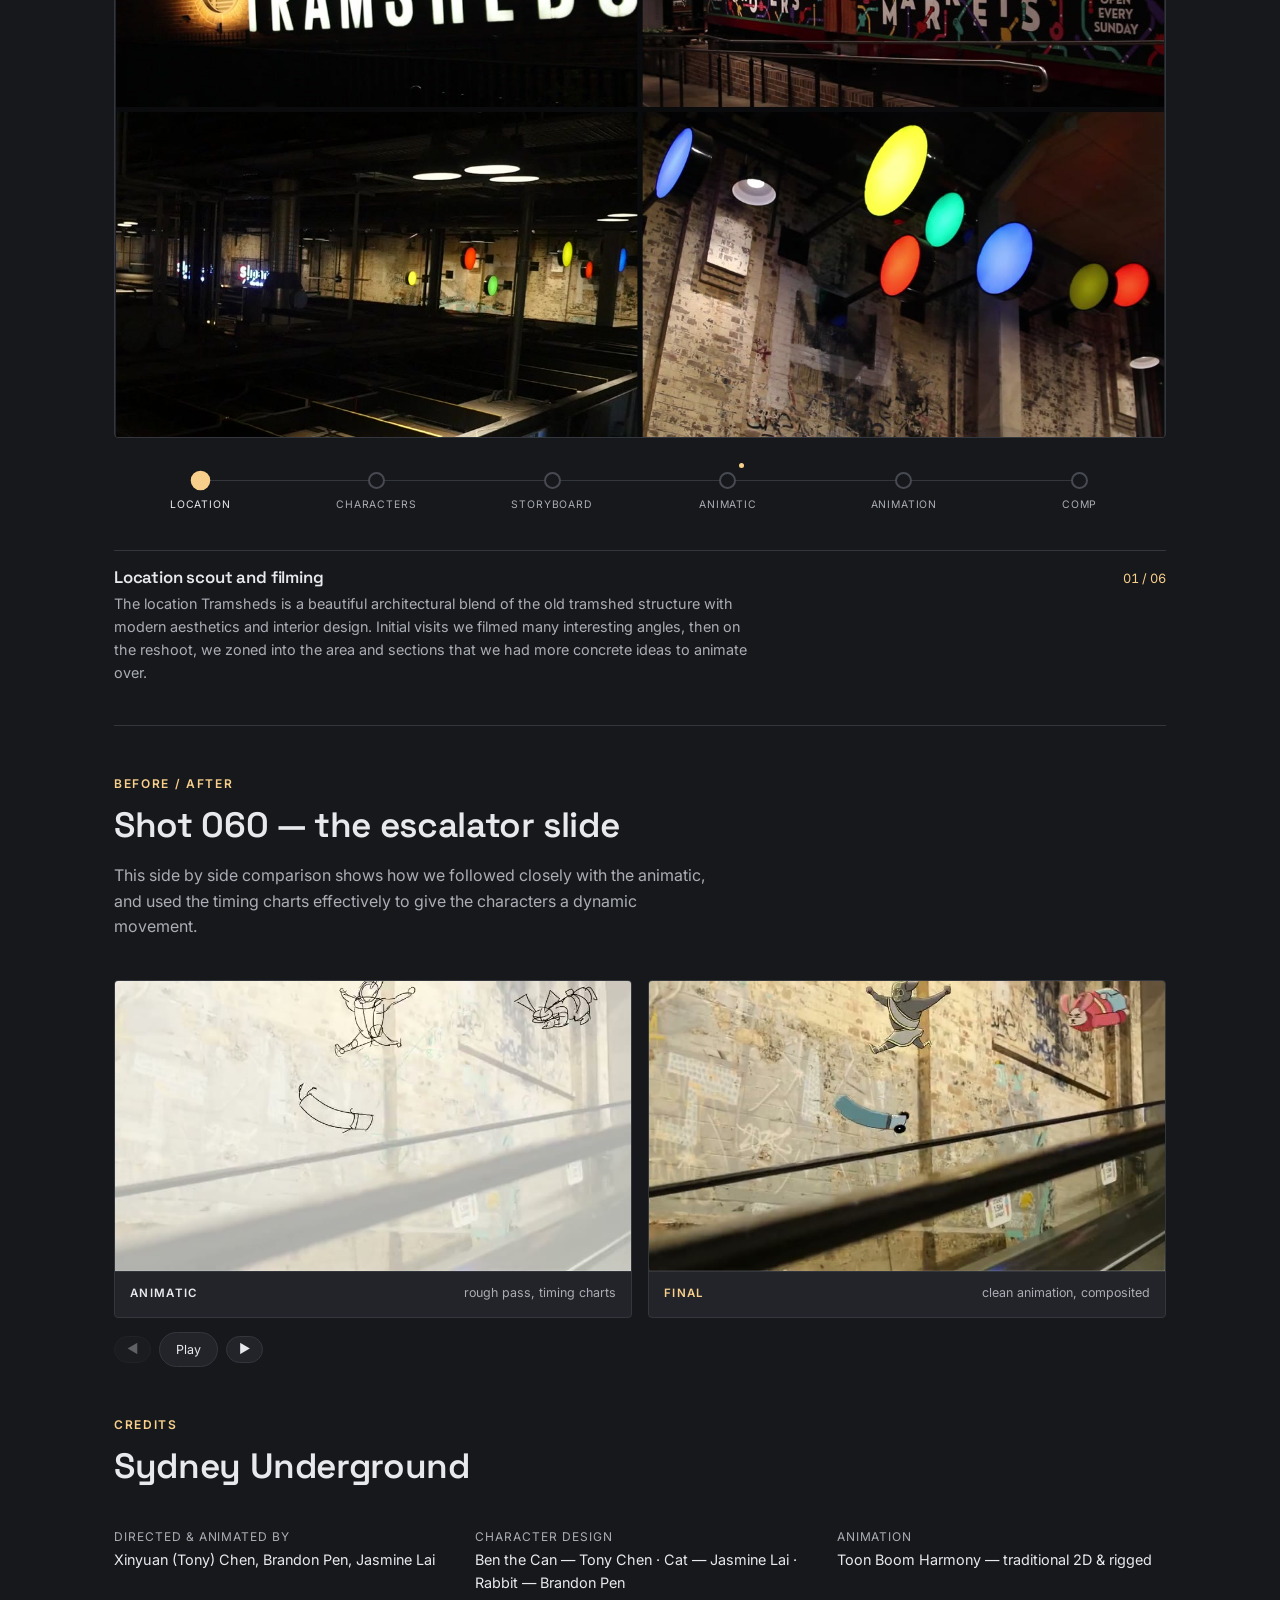
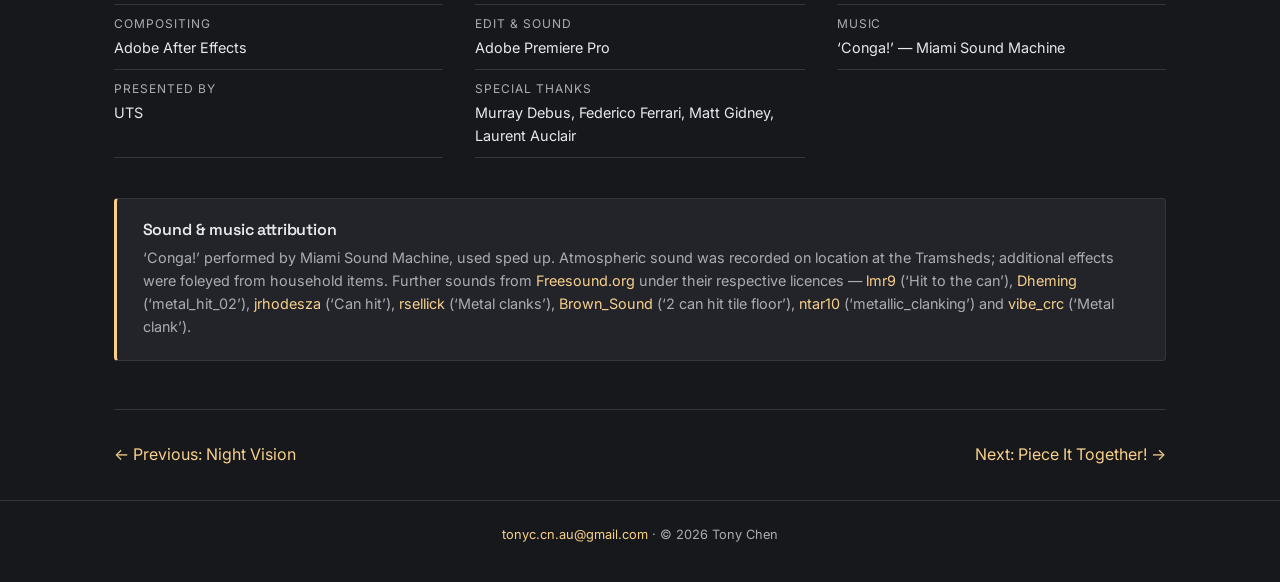
<file: projects/tramsheds-joyride.html>
<!DOCTYPE html>
<html lang="en">
<head>
<meta charset="UTF-8">
<meta name="viewport" content="width=device-width, initial-scale=1.0">
<title>Tramsheds Joy Ride — Tony Chen</title>
<meta name="description" content="This project is a fun, energetic showcase of the location Tramsheds. I led my team choosing the location Tramsheds for its rich cultural and local history.">
<!-- og: URLs are ABSOLUTE and must stay that way — see the note in index.html. -->
<meta property="og:type" content="article">
<meta property="og:url" content="https://toyhen.github.io/Tony/projects/tramsheds-joyride.html">
<meta property="og:title" content="Tramsheds Joy Ride — Tony Chen">
<meta property="og:description" content="This project is a fun, energetic showcase of the location Tramsheds. I led my team choosing the location Tramsheds for its rich cultural and local history.">
<meta property="og:image" content="https://toyhen.github.io/Tony/images/projects/tramsheds-joyride.jpg">
<meta property="og:image:width" content="1600">
<meta property="og:image:height" content="900">
<meta property="og:image:alt" content="Three 2D characters composited over the heritage tram inside Tramsheds, under strings of fairy lights">
<meta name="twitter:card" content="summary_large_image">
<link rel="preconnect" href="https://fonts.googleapis.com">
<link href="https://fonts.googleapis.com/css2?family=Inter:wght@400;500;600&family=Space+Grotesk:wght@600;700&display=swap" rel="stylesheet">
<link rel="stylesheet" href="../css/style.css">
</head>
<body>
<a class="skip-link" href="#main-content">Skip to content</a>

<header class="site-header">
  <nav class="nav">
    <a href="../index.html" class="nav-brand">Tony Chen</a>
    <button class="nav-toggle" aria-label="Toggle navigation" aria-expanded="false">&#9776;</button>
    <ul class="nav-links">
      <li><a href="../index.html">Home</a></li>
      <li><a href="../reel.html">Showreel</a></li>
      <li><a href="../projects.html" aria-current="page">Projects</a></li>
      <li><a href="../about.html">About Me</a></li>
    </ul>
  </nav>
</header>

<main id="main-content" tabindex="-1">

<section class="section-tight">
  <div class="container">
    <p class="eyebrow"><a href="../projects.html">&larr; All Projects</a></p>
    <h1>Tramsheds Joy Ride</h1>

    <div class="meta-grid">
      <div class="meta-item">
        <span class="eyebrow">Project Type</span>
        <p>2D Animation &amp; Live Footage</p>
      </div>
      <div class="meta-item">
        <span class="eyebrow">Role</span>
        <p>Director, Project Leader &amp; Production</p>
      </div>
      <div class="meta-item">
        <span class="eyebrow">Date</span>
        <p>August 2024</p>
      </div>
      <div class="meta-item">
        <span class="eyebrow">Location</span>
        <p>Tramsheds Glebe NSW Australia</p>
      </div>
      <div class="meta-item">
        <span class="eyebrow">AI Use</span>
        <p>None</p>
      </div>
    </div>

    <div class="project-hero-media">
      <div class="video-frame">
        <iframe src="https://www.youtube.com/embed/jewr9Nlrz1k" title="Tramsheds Joy Ride"
          allow="accelerometer; autoplay; clipboard-write; encrypted-media; gyroscope; picture-in-picture; web-share"
          referrerpolicy="strict-origin-when-cross-origin" loading="lazy" allowfullscreen></iframe>
      </div>
    </div>

    <p>This project is a fun, energetic showcase of the location Tramsheds. I led my team choosing the location Tramsheds for its rich cultural and local history. From abandoned to utilised by local community as event space, playground and graffiti art space for self expression then finally now commercialised renovated to a modern shopping district.</p>

    <p>The story follows three uniquely distinct characters reinhabiting the public space, making it their own, just as the local communities did back in the day. The metal tube character I designed gets led on by the trouble makers, the cat and rabbit (designed by Jasmine and Brandon) to go and explore the modern Tramsheds.</p>

    <div class="section-head is-spaced">
      <p class="eyebrow">Process</p>
      <h2>From scout to composite</h2>
      <p>The track below showcases a simple overview of our production pipeline.</p>
    </div>

    <div class="figure-grid" data-scrubber="TRAMSHEDS JOY RIDE / PROGRESSION">
      <figure data-label="Location">
        <img src="../images/projects/tj-scout.jpg" alt="Four night views of the Tramsheds: the lit sign against a dusk sky, the restored tram painted for the growers&rsquo; markets, the unlit upper level looking across to a graffitied brick wall, and coloured disc lights hung over that bare brick" loading="lazy">
        <figcaption><h3>Location scout and filming</h3><p>The location Tramsheds is a beautiful architectural blend of the old tramshed structure with modern aesthetics and interior design. Initial visits we filmed many interesting angles, then on the reshoot, we zoned into the area and sections that we had more concrete ideas to animate over.</p></figcaption>
      </figure>
      <figure data-label="Characters">
        <img src="../images/projects/tj-character.jpg" alt="Character sheets: the rabbit in three views, the cat in four, Ben the Can, and a finished colour render of the rabbit" loading="lazy">
        <figcaption><h3>Characters</h3><p>The three distinct characters I aimed to display their personalities with the way they moved throughout the space. The metal tube character I designed was kept simple on purpose, in order for us to give it the most action, while keeping our overall animation budget down. The cat and rabbit designed by Jasmine and Brandon were more detailed, we were able to assign them with more subtle movements and detailed expressions to showcase their charm.</p></figcaption>
      </figure>
      <figure data-label="Storyboard">
        <img src="../images/projects/tj-storyboard.jpg" alt="All four storyboard pages laid out as a contact sheet" loading="lazy">
        <figcaption><h3>Storyboard</h3><p>The whole film&rsquo;s storyboard done with the help of Brandon Pen.</p></figcaption>
      </figure>
      <!-- A motion stage: <video> with data-src, so nothing downloads until the
           scrubber selects it. The <img> inside is the no-JS fallback. -->
      <figure data-label="Animatic">
        <video data-src="../images/projects/tj-animatic-clip.mp4"
               poster="../images/projects/tj-animatic-clip-poster.jpg"
               data-alt="Animatic clip: rough line-art characters landing on the Tramsheds roof and gathering at a roof vent, with a blue timing chart of numbered frames down the left of a faded plate"
               muted loop playsinline preload="none">
          <img src="../images/projects/tj-animatic-clip-poster.jpg" alt="Animatic frame: a rough character sliding across the Tramsheds roof beside a blue timing chart marked 143 to 155 with a hold" loading="lazy">
        </video>
        <figcaption><h3>Animatic</h3><p>An example clip of our animatic stage. This shot was done in part with Jasmine Lai.</p></figcaption>
      </figure>
      <figure data-label="Animation">
        <img src="../images/projects/tj-animation.jpg" alt="Toon Boom Harmony workspace with character sheets and an exposure sheet" loading="lazy">
        <figcaption><h3>Animation</h3><p>Most of our shots are animated traditionally and coloured in Toon Boom Harmony. I used 2D rig for my metal tube character in the final scene to dial in the expressions and efficiency. Some nodes like the Turbulence node are used to create line boil effects, specifically for the cigar smoke in the final scene.</p></figcaption>
      </figure>
      <figure data-label="Comp">
        <img src="../images/projects/tj-comp.jpg" alt="After Effects compositing the rabbit into tram footage with masks" loading="lazy">
        <figcaption><h3>Compositing</h3><p>After Effects is used to comp in the characters on to the filmed plates. We also did the colour grading, adding shadows, highlights, and edge lights to create the effect of subsurface scattering in After Effects. In the end, all came together to really sell the effect, the characters are in the space.</p></figcaption>
      </figure>
    </div>

    <div class="section-head is-spaced">
      <p class="eyebrow">Before / After</p>
      <h2>Shot 060 &mdash; the escalator slide</h2>
      <p>This side by side comparison shows how we followed closely with the animatic, and used the timing charts effectively to give the characters a dynamic movement.</p>
    </div>

    <!-- Both clips carry data-src, so nothing loads until this scrolls into view.
         To add another pair, copy this block and swap the four file paths. -->
    <div data-compare data-compare-fps="25">
      <div class="compare">
        <figure class="compare-item">
          <video data-src="../images/projects/tj-s060-before.mp4"
                 poster="../images/projects/tj-s060-before-poster.jpg"
                 muted loop playsinline preload="none"
                 aria-label="Animatic of shot 060: rough line art over a faded plate with hand-drawn timing arcs"></video>
          <figcaption class="compare-label"><strong>Animatic</strong><span>rough pass, timing charts</span></figcaption>
        </figure>
        <figure class="compare-item is-after">
          <video data-src="../images/projects/tj-s060-after.mp4"
                 poster="../images/projects/tj-s060-after-poster.jpg"
                 muted loop playsinline preload="none"
                 aria-label="Finished shot 060: coloured characters composited into the filmed escalator"></video>
          <figcaption class="compare-label"><strong>Final</strong><span>clean animation, composited</span></figcaption>
        </figure>
      </div>
      <div class="compare-bar">
        <button type="button" class="compare-toggle">Play</button>
      </div>
    </div>

    <div class="section-head is-spaced">
      <p class="eyebrow">Credits</p>
      <h2>Sydney Underground</h2>
    </div>
    <ul class="credits-list">
      <li><span class="credit-role">Directed &amp; Animated by</span>Xinyuan (Tony) Chen, Brandon Pen, Jasmine Lai</li>
      <li><span class="credit-role">Character Design</span>Ben the Can &mdash; Tony Chen &middot; Cat &mdash; Jasmine Lai &middot; Rabbit &mdash; Brandon Pen</li>
      <li><span class="credit-role">Animation</span>Toon Boom Harmony &mdash; traditional 2D &amp; rigged</li>
      <li><span class="credit-role">Compositing</span>Adobe After Effects</li>
      <li><span class="credit-role">Edit &amp; Sound</span>Adobe Premiere Pro</li>
      <li><span class="credit-role">Music</span>&lsquo;Conga!&rsquo; &mdash; Miami Sound Machine</li>
      <li><span class="credit-role">Presented by</span>UTS</li>
      <li><span class="credit-role">Special Thanks</span>Murray Debus, Federico Ferrari, Matt Gidney, Laurent Auclair</li>
    </ul>

    <div class="callout">
      <h3>Sound &amp; music attribution</h3>
      <p>&lsquo;Conga!&rsquo; performed by Miami Sound Machine, used sped up. Atmospheric sound was
      recorded on location at the Tramsheds; additional effects were foleyed from household items.
      Further sounds from <a href="https://freesound.org/" target="_blank" rel="noopener">Freesound.org</a>
      under their respective licences &mdash;
      <a href="https://freesound.org/people/lmr9/" target="_blank" rel="noopener">lmr9</a>
      (&lsquo;Hit to the can&rsquo;),
      <a href="https://freesound.org/people/Dheming/" target="_blank" rel="noopener">Dheming</a>
      (&lsquo;metal_hit_02&rsquo;),
      <a href="https://freesound.org/people/jrhodesza/" target="_blank" rel="noopener">jrhodesza</a>
      (&lsquo;Can hit&rsquo;),
      <a href="https://freesound.org/people/rsellick/" target="_blank" rel="noopener">rsellick</a>
      (&lsquo;Metal clanks&rsquo;),
      <a href="https://freesound.org/people/Brown_Sound/" target="_blank" rel="noopener">Brown_Sound</a>
      (&lsquo;2 can hit tile floor&rsquo;),
      <a href="https://freesound.org/people/ntar10/" target="_blank" rel="noopener">ntar10</a>
      (&lsquo;metallic_clanking&rsquo;) and
      <a href="https://freesound.org/people/vibe_crc/" target="_blank" rel="noopener">vibe_crc</a>
      (&lsquo;Metal clank&rsquo;).</p>
    </div>

    <div class="project-nav">
      <a href="night-vision.html">&larr; Previous: Night Vision</a>
      <a href="piece-it-together.html">Next: Piece It Together! &rarr;</a>
    </div>
  </div>
</section>

</main>

<footer class="site-footer">
  <p><a href="mailto:tonyc.cn.au@gmail.com">tonyc.cn.au@gmail.com</a> &middot; &copy; <span id="year"></span> Tony Chen</p>
</footer>

<script src="../js/script.js"></script>
<script>document.getElementById("year").textContent = new Date().getFullYear();</script>
</body>
</html>
</file>
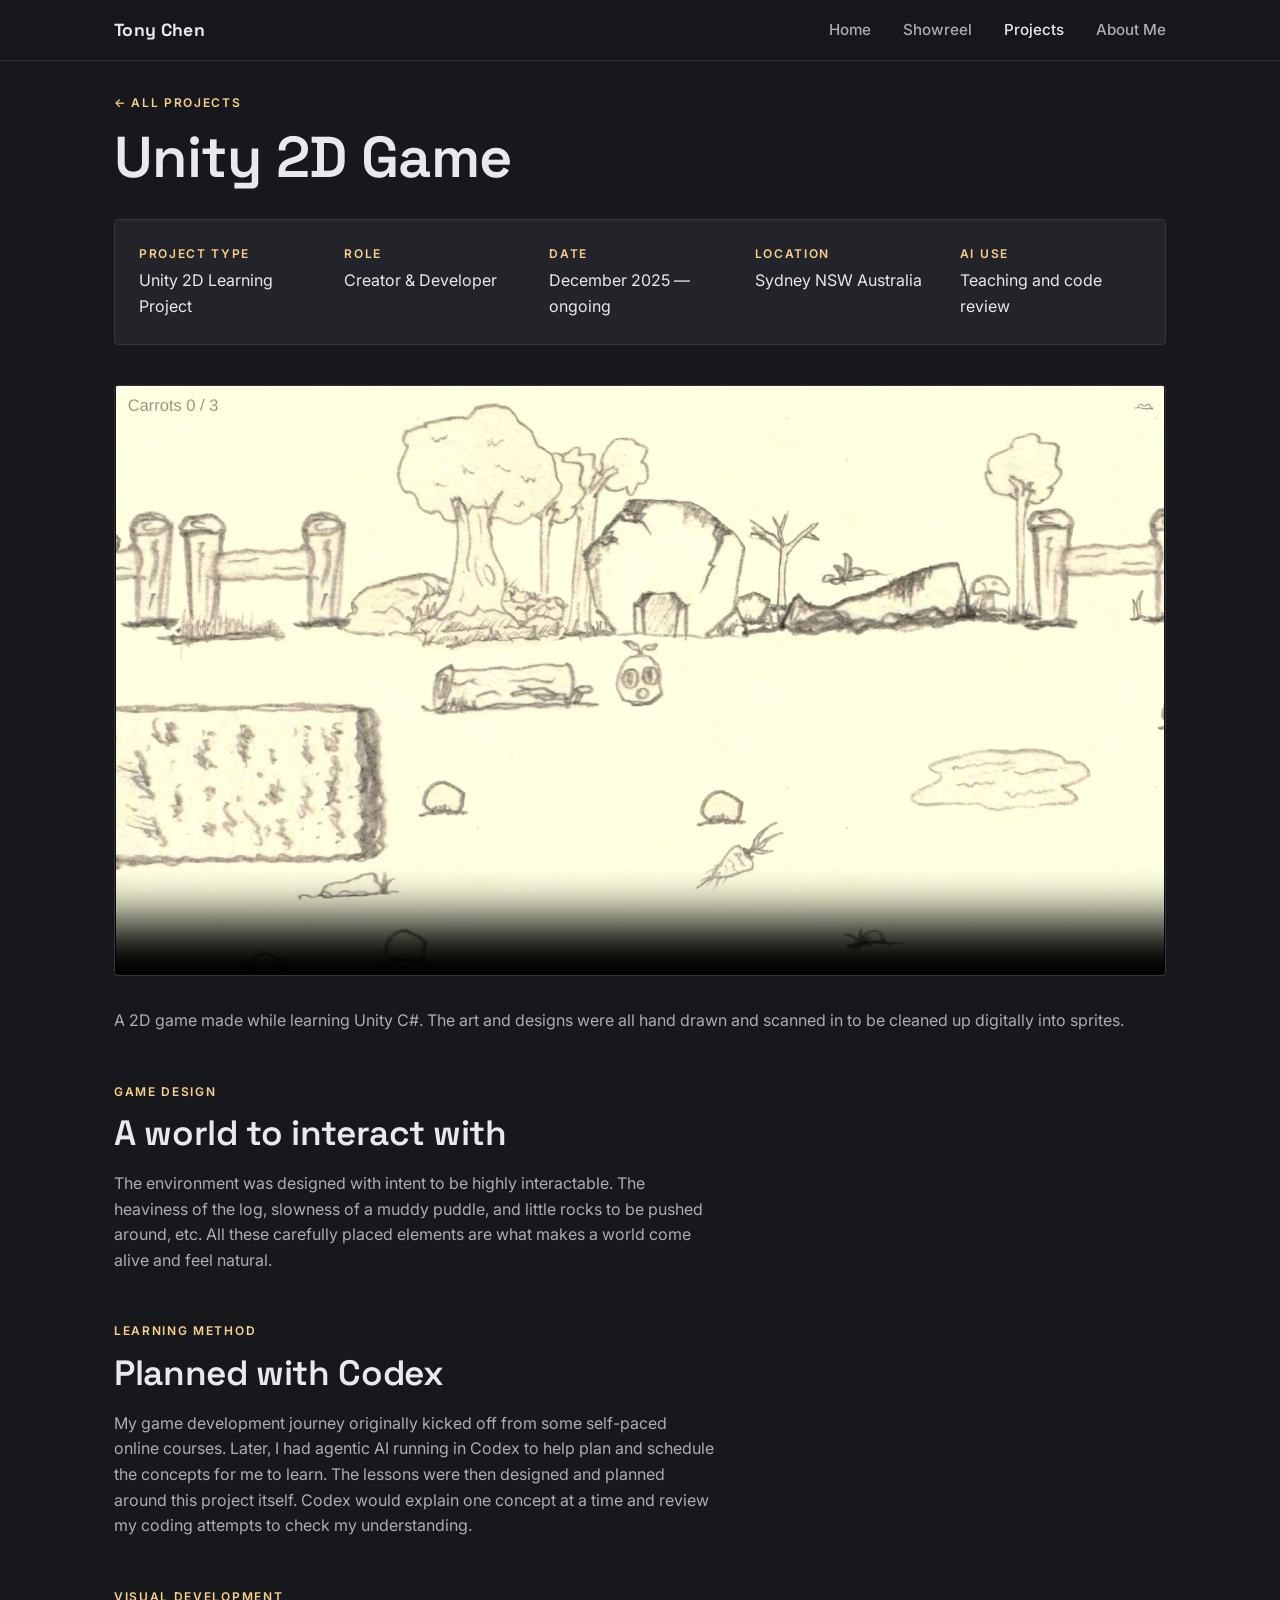
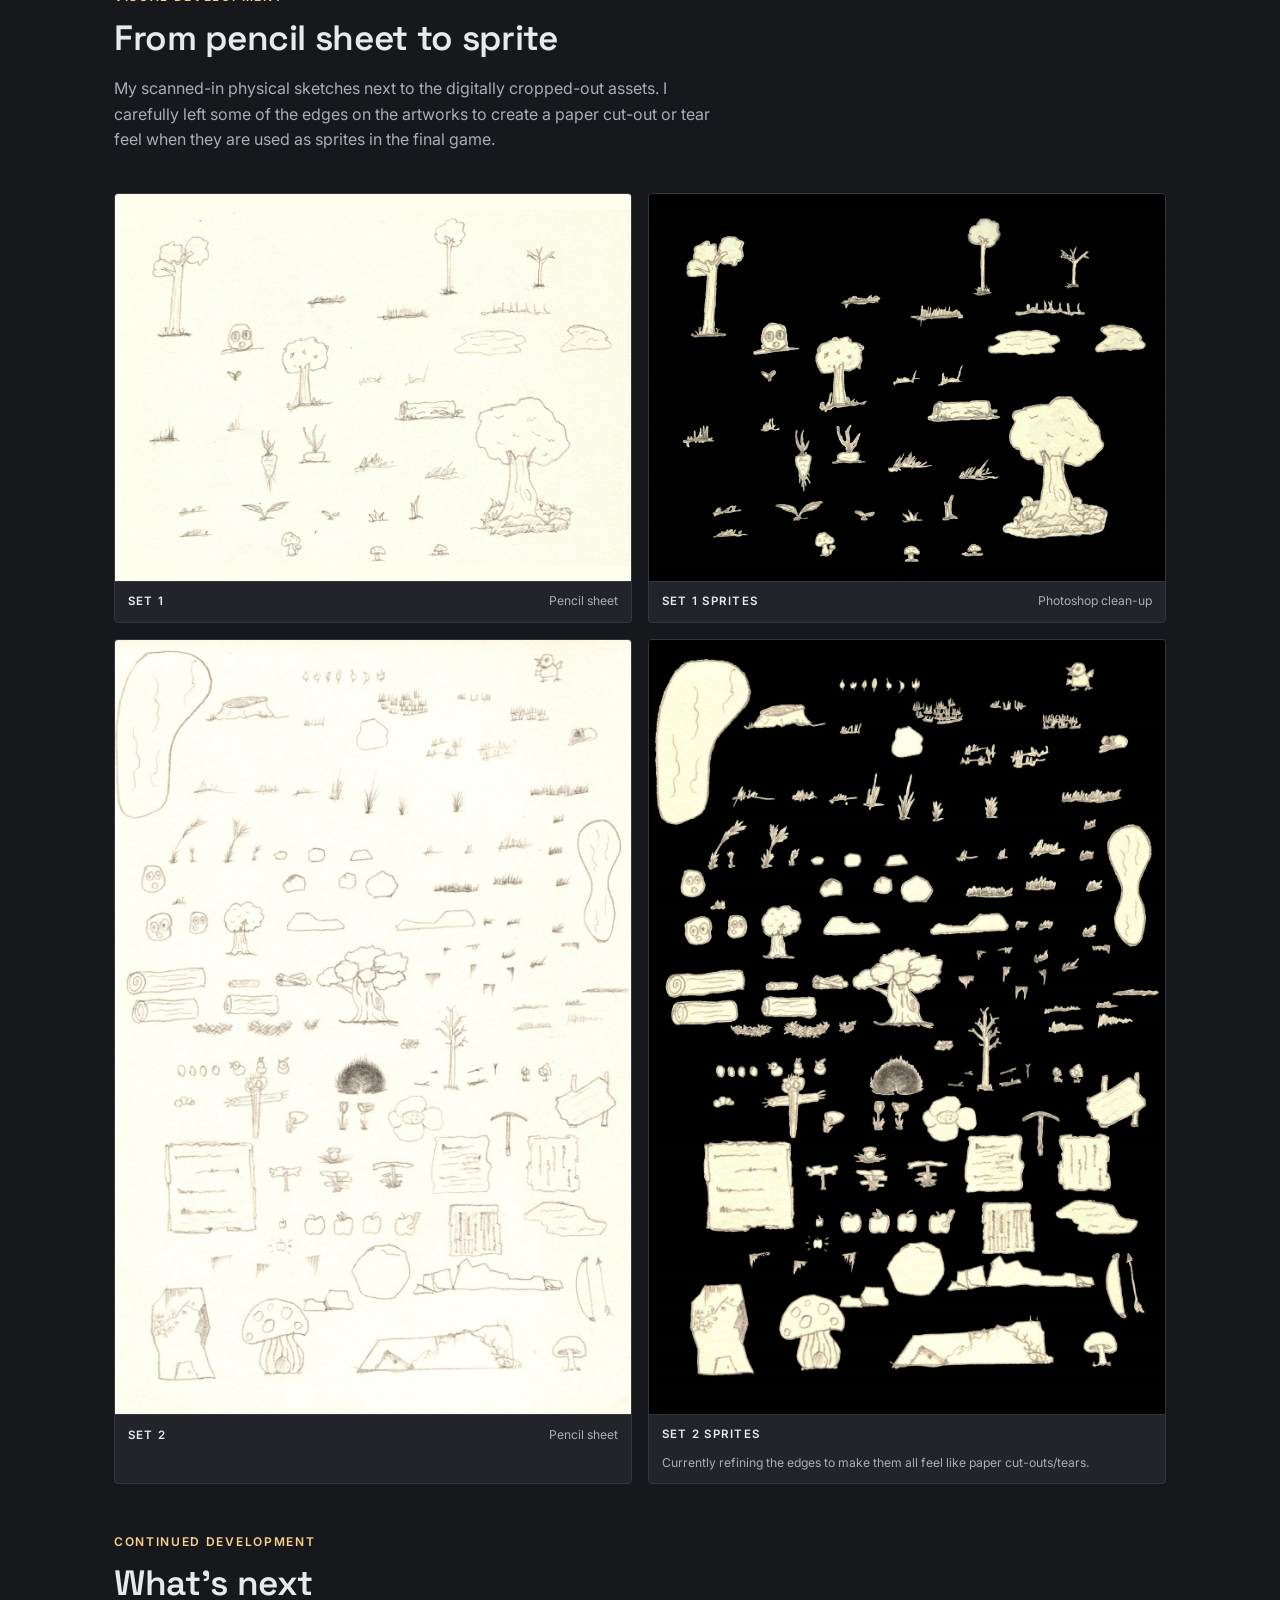
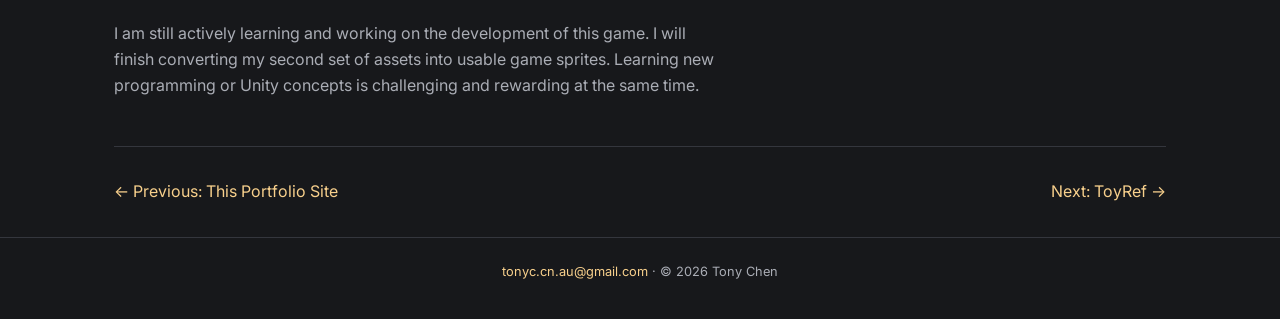
<file: projects/unity-game.html>
<!DOCTYPE html>
<html lang="en">
<head>
<meta charset="UTF-8">
<meta name="viewport" content="width=device-width, initial-scale=1.0">
<title>Unity 2D Game — Tony Chen</title>
<meta name="description" content="A small hand-drawn 2D game made while learning Unity C#.">
<meta property="og:type" content="article">
<meta property="og:url" content="https://toyhen.github.io/Tony/projects/unity-game.html">
<meta property="og:title" content="Unity 2D Game — Tony Chen">
<meta property="og:description" content="A small hand-drawn 2D game made while learning Unity C#.">
<meta property="og:image" content="https://toyhen.github.io/Tony/images/projects/rp-card.jpg">
<meta name="twitter:card" content="summary_large_image">
<link rel="preconnect" href="https://fonts.googleapis.com">
<link href="https://fonts.googleapis.com/css2?family=Inter:wght@400;500;600&family=Space+Grotesk:wght@600;700&display=swap" rel="stylesheet">
<link rel="stylesheet" href="../css/style.css">
</head>
<body>
<a class="skip-link" href="#main-content">Skip to content</a>

<header class="site-header">
  <nav class="nav">
    <a href="../index.html" class="nav-brand">Tony Chen</a>
    <button class="nav-toggle" aria-label="Toggle navigation" aria-expanded="false">&#9776;</button>
    <ul class="nav-links">
      <li><a href="../index.html">Home</a></li>
      <li><a href="../reel.html">Showreel</a></li>
      <li><a href="../projects.html" aria-current="page">Projects</a></li>
      <li><a href="../about.html">About Me</a></li>
    </ul>
  </nav>
</header>

<main id="main-content" tabindex="-1">
<section class="section-tight">
  <div class="container">
    <p class="eyebrow"><a href="../projects.html">&larr; All Projects</a></p>
    <h1>Unity 2D Game</h1>

    <div class="meta-grid">
      <div class="meta-item"><span class="eyebrow">Project Type</span><p>Unity 2D Learning Project</p></div>
      <div class="meta-item"><span class="eyebrow">Role</span><p>Creator &amp; Developer</p></div>
      <div class="meta-item"><span class="eyebrow">Date</span><p>December 2025 &mdash; ongoing</p></div>
      <div class="meta-item"><span class="eyebrow">Location</span><p>Sydney NSW Australia</p></div>
      <div class="meta-item"><span class="eyebrow">AI Use</span><p>Teaching and code review</p></div>
    </div>

    <!-- A play-mode recording of the saved scene (Unity Recorder, Movie_005,
         10 Sep 2026), in the slot a film page gives its film. Native controls
         and preload="none": nothing downloads until play is pressed, and it
         still works with JS off -- which is what the site's data-src rule is
         for, so this one video carries a plain src. The poster is frame 0 of
         the recording, so pressing play does not visibly swap the picture. -->
    <div class="project-hero-media">
      <video src="../images/projects/rp-gameplay.mp4"
             poster="../images/projects/rp-gameplay-poster.jpg"
             controls playsinline preload="none"
             aria-label="A live recording of the gameplay. The character runs around and interacts with the environment while collecting carrots."></video>
    </div>

    <p>A 2D game made while learning Unity C#. The art and designs were all hand drawn and scanned in to be cleaned up digitally into sprites.</p>

    <!-- Checked against Main_Scene.unity (11 Sep 2026): the log and the 60 small
         rocks carry a dynamic Rigidbody2D and a collider; puddles are triggers. -->
    <div class="section-head is-spaced">
      <p class="eyebrow">Game design</p>
      <h2>A world to interact with</h2>
      <p>The environment was designed with intent to be highly interactable. The heaviness of the log, slowness of a muddy puddle, and little rocks to be pushed around, etc. All these carefully placed elements are what makes a world come alive and feel natural.</p>
    </div>

    <div class="section-head is-spaced">
      <p class="eyebrow">Learning method</p>
      <h2>Planned with Codex</h2>
      <p>My game development journey originally kicked off from some self-paced online courses. Later, I had agentic AI running in Codex to help plan and schedule the concepts for me to learn. The lessons were then designed and planned around this project itself. Codex would explain one concept at a time and review my coding attempts to check my understanding.</p>
    </div>

    <div class="section-head is-spaced">
      <p class="eyebrow">Visual development</p>
      <h2>From pencil sheet to sprite</h2>
      <p>My scanned-in physical sketches next to the digitally cropped-out assets. I carefully left some of the edges on the artworks to create a paper cut-out or tear feel when they are used as sprites in the final game.</p>
    </div>

    <!-- PAIRS, NOT A SEQUENCE. Each row is a raw scan (left) beside its clean-up
         (right), framed identically. This was a scrubber first and became a grid
         the same day (Tony, 10 Sep 2026): a pair wants to be seen at once, and
         scrubbing between cream paper and a black ground flashed. The plants
         pair is a 4:3 crop of its sheet, padded with each picture's own ground
         so the padding does not show. -->
    <div class="mediagrid" data-mediagrid
         style="--tile-ratio: 4 / 3; grid-template-columns: repeat(auto-fit, minmax(min(100%, 360px), 1fr));">
      <figure>
        <img src="../images/projects/rp-plants-scan.jpg" alt="The first set of assets I drew, with no references, just random ideas I had inside my head at the time." loading="lazy">
        <figcaption><strong>Set 1</strong><span>Pencil sheet</span></figcaption>
      </figure>
      <figure>
        <img src="../images/projects/rp-plants-clean.jpg" alt="The same drawings cut out from the page, set against black for visibility." loading="lazy">
        <figcaption><strong>Set 1 sprites</strong><span>Photoshop clean-up</span></figcaption>
      </figure>
    </div>

    <!-- The next sheet, whole, at its own 2:3: one grid holds one tile ratio, so
         this is a second grid with the same columns and a 1rem margin to match
         the gap, and it reads as the next row. Its clean-up is Tony's cut-out
         in progress: edges not fully cleaned, items not yet split into sprite
         files (11 Sep 2026). -->
    <div class="mediagrid" data-mediagrid
         style="--tile-ratio: 2 / 3; margin-top: 1rem; grid-template-columns: repeat(auto-fit, minmax(min(100%, 360px), 1fr));">
      <figure>
        <img src="../images/projects/rp-props-scan.jpg" alt="The second set of assets I drew, also with no references, just random ideas I had inside my head again." loading="lazy">
        <figcaption><strong>Set 2</strong><span>Pencil sheet</span></figcaption>
      </figure>
      <figure>
        <img src="../images/projects/rp-props-clean.jpg" alt="The same drawings cut out from the page, still refining the edges to make them all feel like paper cut-outs/tears. Set against black for visibility." loading="lazy">
        <figcaption><strong>Set 2 sprites</strong><span>Currently refining the edges to make them all feel like paper cut-outs/tears.</span></figcaption>
      </figure>
    </div>

    <!-- Every string on this page is Tony's own wording from his caption-sheet
         pass (17 Sep 2026), with only spelling and grammar fixed. -->
    <div class="section-head is-spaced">
      <p class="eyebrow">Continued development</p>
      <h2>What&rsquo;s next</h2>
      <p>I am still actively learning and working on the development of this game. I will finish converting my second set of assets into usable game sprites. Learning new programming or Unity concepts is challenging and rewarding at the same time.</p>
    </div>

    <div class="project-nav">
      <a href="portfolio-site.html">&larr; Previous: This Portfolio Site</a>
      <a href="toyref.html">Next: ToyRef &rarr;</a>
    </div>
  </div>
</section>
</main>

<footer class="site-footer">
  <p><a href="mailto:tonyc.cn.au@gmail.com">tonyc.cn.au@gmail.com</a> &middot; &copy; <span id="year"></span> Tony Chen</p>
</footer>

<script src="../js/script.js"></script>
<script>document.getElementById("year").textContent = new Date().getFullYear();</script>
</body>
</html>
</file>
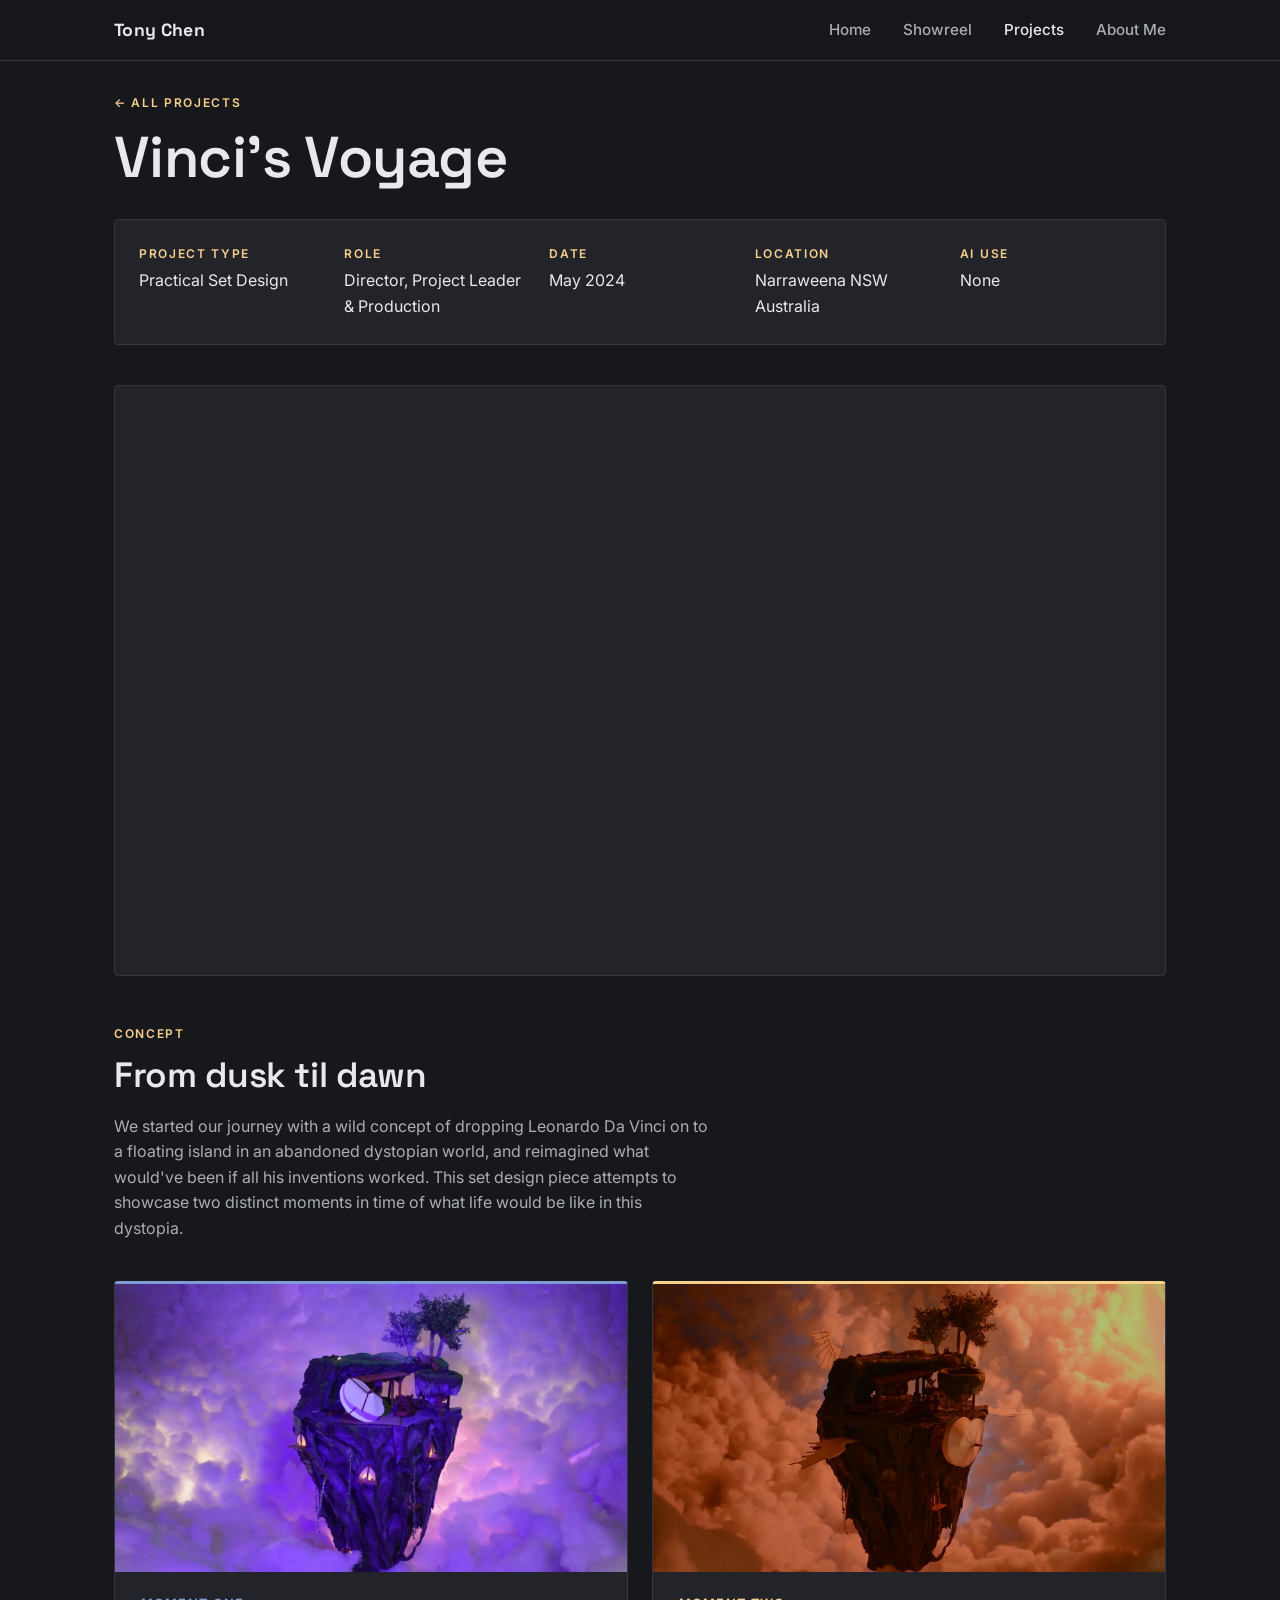
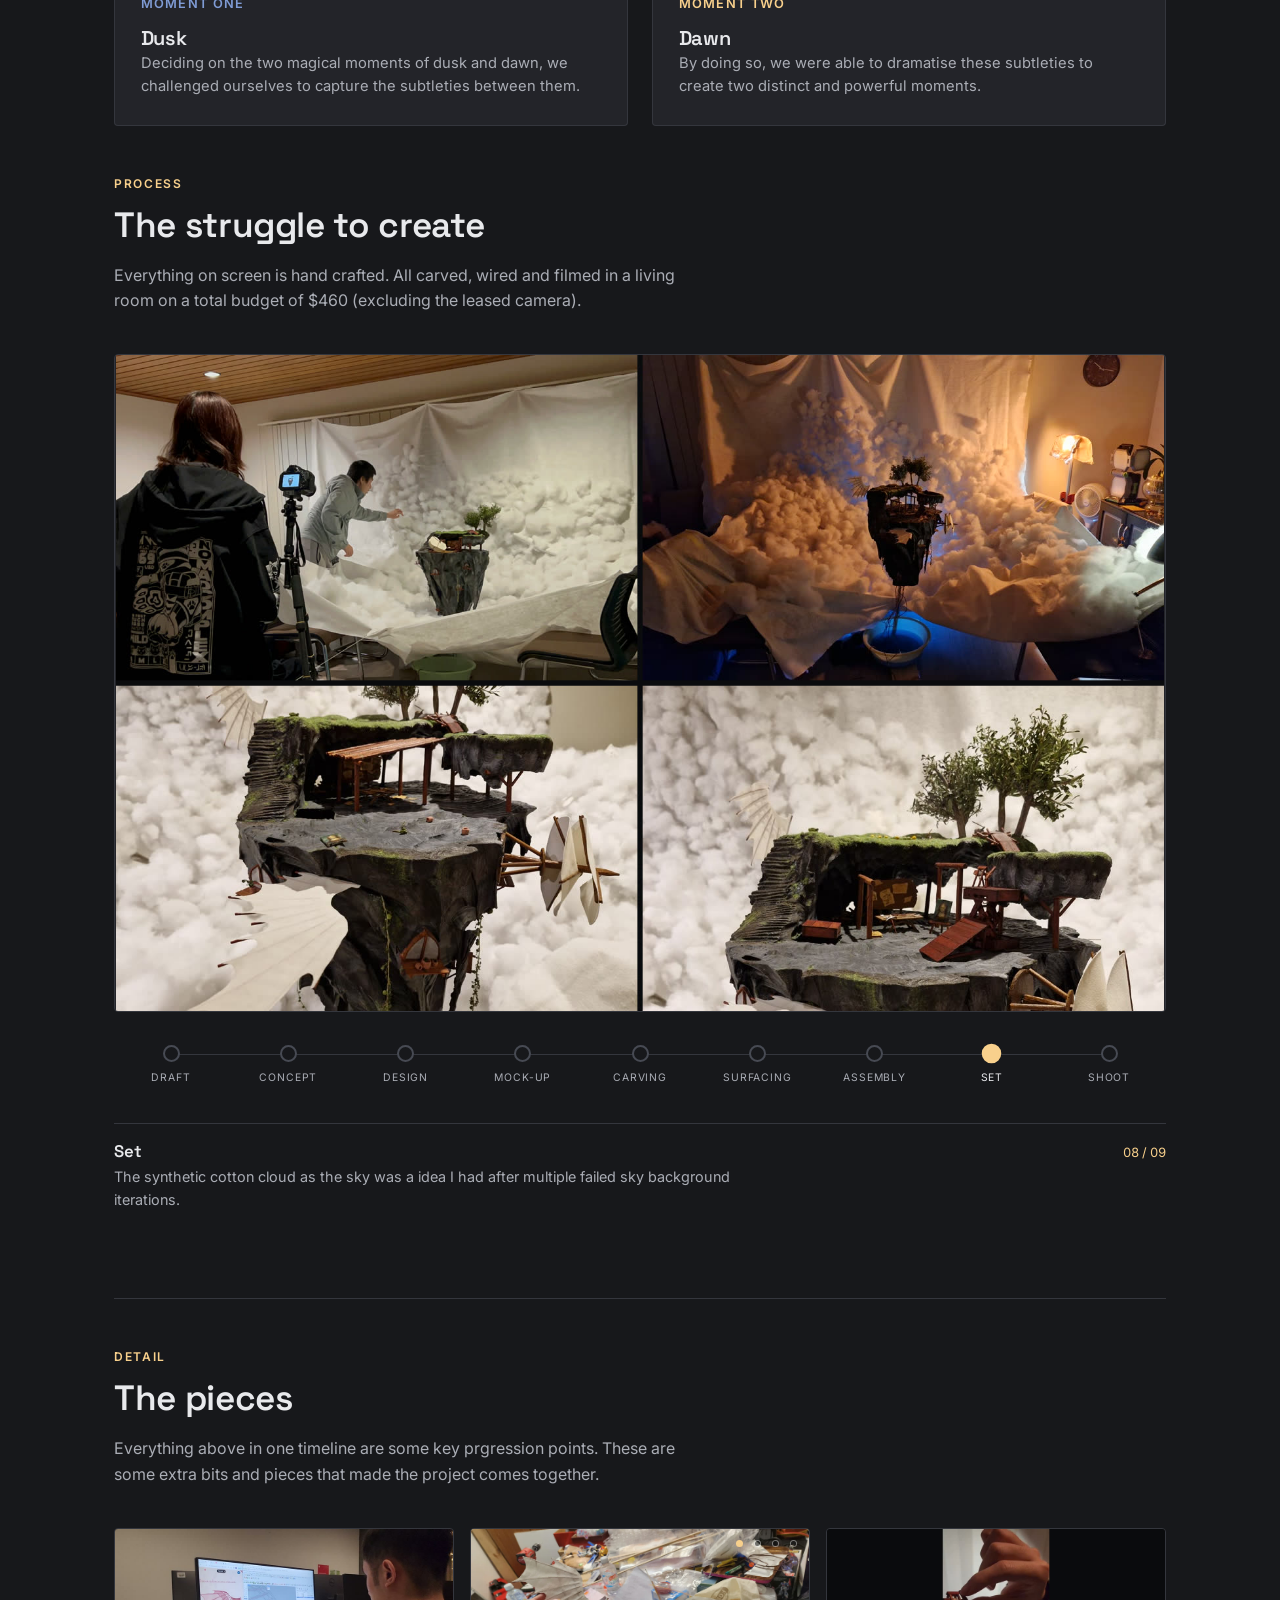
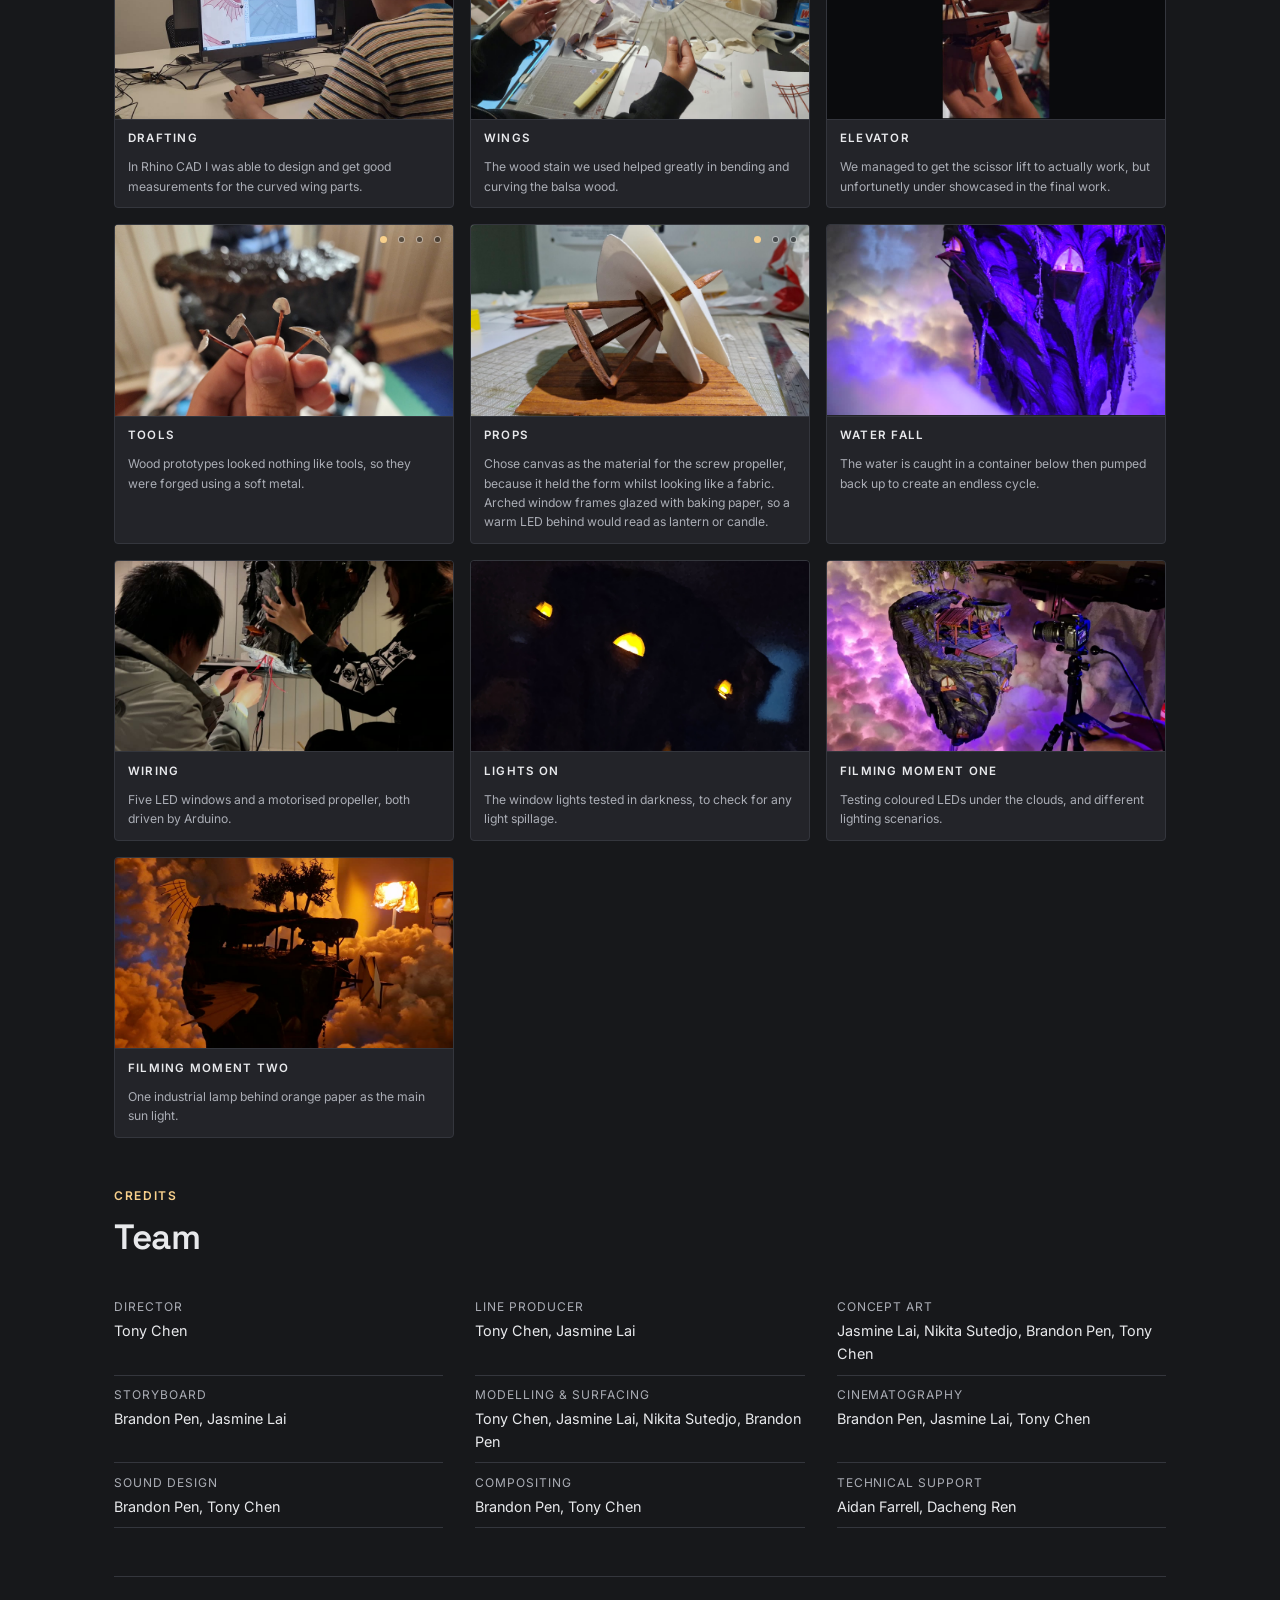
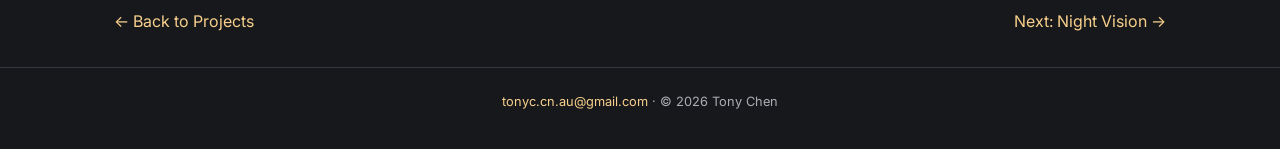
<file: projects/vincis-voyage.html>
<!DOCTYPE html>
<html lang="en">
<head>
<meta charset="UTF-8">
<meta name="viewport" content="width=device-width, initial-scale=1.0">
<title>Vinci's Voyage — Tony Chen</title>
<meta name="description" content="We started our journey with a wild concept of dropping Leonardo Da Vinci on to a floating island in an abandoned dystopian world, and reimagined what would've been if all his inventions worked.">
<!-- og: URLs are ABSOLUTE and must stay that way — see the note in index.html. -->
<meta property="og:type" content="article">
<meta property="og:url" content="https://toyhen.github.io/Tony/projects/vincis-voyage.html">
<meta property="og:title" content="Vinci's Voyage — Tony Chen">
<meta property="og:description" content="We started our journey with a wild concept of dropping Leonardo Da Vinci on to a floating island in an abandoned dystopian world, and reimagined what would've been if all his inventions worked.">
<meta property="og:image" content="https://toyhen.github.io/Tony/images/projects/vincis-voyage.jpg">
<meta property="og:image:width" content="1600">
<meta property="og:image:height" content="901">
<meta property="og:image:alt" content="The floating island model suspended in a living room, surrounded by pillow stuffing clouds and studio lamps">
<meta name="twitter:card" content="summary_large_image">
<link rel="preconnect" href="https://fonts.googleapis.com">
<link href="https://fonts.googleapis.com/css2?family=Inter:wght@400;500;600&family=Space+Grotesk:wght@600;700&display=swap" rel="stylesheet">
<link rel="stylesheet" href="../css/style.css">
</head>
<body>
<a class="skip-link" href="#main-content">Skip to content</a>

<header class="site-header">
  <nav class="nav">
    <a href="../index.html" class="nav-brand">Tony Chen</a>
    <button class="nav-toggle" aria-label="Toggle navigation" aria-expanded="false">&#9776;</button>
    <ul class="nav-links">
      <li><a href="../index.html">Home</a></li>
      <li><a href="../reel.html">Showreel</a></li>
      <li><a href="../projects.html" aria-current="page">Projects</a></li>
      <li><a href="../about.html">About Me</a></li>
    </ul>
  </nav>
</header>

<main id="main-content" tabindex="-1">

<section class="section-tight">
  <div class="container">
    <p class="eyebrow"><a href="../projects.html">&larr; All Projects</a></p>
    <h1>Vinci's Voyage</h1>

    <div class="meta-grid">
      <div class="meta-item">
        <span class="eyebrow">Project Type</span>
        <p>Practical Set Design</p>
      </div>
      <div class="meta-item">
        <span class="eyebrow">Role</span>
        <p>Director, Project Leader &amp; Production</p>
      </div>
      <div class="meta-item">
        <span class="eyebrow">Date</span>
        <p>May 2024</p>
      </div>
      <div class="meta-item">
        <span class="eyebrow">Location</span>
        <p>Narraweena NSW Australia</p>
      </div>
      <div class="meta-item">
        <span class="eyebrow">AI Use</span>
        <p>None</p>
      </div>
    </div>

    <div class="project-hero-media">
      <div class="video-frame">
        <iframe src="https://www.youtube.com/embed/wvquQsqMekw" title="Vinci&#39;s Voyage"
          allow="accelerometer; autoplay; clipboard-write; encrypted-media; gyroscope; picture-in-picture; web-share"
          referrerpolicy="strict-origin-when-cross-origin" loading="lazy" allowfullscreen></iframe>
      </div>
    </div>

    <div class="section-head is-spaced">
      <p class="eyebrow">Concept</p>
      <h2>From dusk til dawn</h2>
      <p>We started our journey with a wild concept of dropping Leonardo Da Vinci on to a floating island in an abandoned dystopian world, and reimagined what would've been if all his inventions worked. This set design piece attempts to showcase two distinct moments in time of what life would be like in this dystopia.</p>
    </div>

    <!--
      The two moments, shown rather than described. Both frames are the same
      island at the same framing, so the difference between them &mdash; cool to
      warm, and the wings arriving &mdash; is the whole point. Pulled from the
      finished film at 00:32 and 00:39.
    -->
    <div class="moments">
      <div class="moment is-night">
        <img src="../images/projects/vv-moment-dusk.jpg" alt="The island at dusk, deep violet cloud all around it, its arched windows lit and no wings on it yet" loading="lazy">
        <div class="moment-body">
          <span class="moment-time">Moment One</span>
          <h3>Dusk</h3>
          <p>Deciding on the two magical moments of dusk and dawn, we challenged ourselves to capture the subtleties between them.</p>
        </div>
      </div>
      <div class="moment is-dawn">
        <img src="../images/projects/vv-moment-dawn.jpg" alt="The same island at sunrise, golden cloud all around it, wings and tail now attached" loading="lazy">
        <div class="moment-body">
          <span class="moment-time">Moment Two</span>
          <h3>Dawn</h3>
          <p>By doing so, we were able to dramatise these subtleties to create two distinct and powerful moments.</p>
        </div>
      </div>
    </div>

    <div class="section-head is-spaced">
      <p class="eyebrow">Process</p>
      <h2>The struggle to create</h2>
      <p>Everything on screen is hand crafted. All carved, wired and filmed in a living room on a total budget of $460 (excluding the leased camera).</p>
    </div>

    <!--
      Progression scrubber. This ships as a plain captioned grid so it still
      reads with JavaScript off; js/script.js upgrades it into a single
      viewer plus a labelled track. To add a stage, drop another <figure>
      in sequence with a short data-label. A <figure> with no <img> renders
      as a "not photographed yet" gap.
    -->
    <!-- Opens on Set rather than Draft. Omit data-scrub-start and a scrubber
         opens on stage 1 as before, which is what Tramsheds does. -->
    <div class="figure-grid" data-scrubber="VINCI'S VOYAGE / PROGRESSION" data-scrub-start="Set">
      <figure data-label="Draft">
        <img src="../images/projects/vv-draft.jpg" alt="Eight sheets of design drawing &mdash; biro and coloured-pen island layouts, grid-paper thumbnails, pencil studies, a measured plan, an annotated layout, and drawings of the water wheel, furnace and elevator" loading="lazy">
        <figcaption><h3>Draft</h3><p>Early design draft and sketches, I was setting up standards and design directions we would carry through out the whole project. Deciding to stray away from the conventional steampunk style, I wanted to have a very grounded and down to earth feeling that everything felt real and could actually function as Da Vinci occupies the space. Understanding and keeping the scale of 1:50 for everything gave consistency across the props we later made.</p></figcaption>
      </figure>
      <figure data-label="Concept">
        <img src="../images/projects/vv-concept.jpg" alt="Four pieces of colour concept art &mdash; two views of the floating island, the red bridge, and a cutaway of the workshop" loading="lazy">
        <figcaption><h3>Concept</h3><p>Early concept renders done with the help from our concept artist Jasmine Lai. Quickly to realise it's missing the clash between the man made structures and the natural island.</p></figcaption>
      </figure>
      <figure data-label="Design">
        <img src="../images/projects/vv-final.jpg" alt="The locked concept render &mdash; the island with wings attached, waterfall, farmland, pond, bridge, elevator shaft and workshop" loading="lazy">
        <figcaption><h3>Design</h3><p>The final concept rend done with the help from Jasmine. I had the idea to carve into the island space, breaking into the natural structure to really showcase the blend of human engineering and nature.</p></figcaption>
      </figure>
      <figure data-label="Mock-up">
        <img src="../images/projects/vv-mockup.jpg" alt="Four views of the cardboard prototype &mdash; overhead, two three-quarter angles, and an eye-level view with a cut-out human figure standing among the structures" loading="lazy">
        <figcaption><h3>Mock-up</h3><p>A cardboard prototype built to scale of 1:50. Testing the mass of the island and how our props would occupy the space with a temporary stand in human figure. The human figure we would refer to as Da Vinci, was the key for us to build around. I made sure our team constantly thought about how the spaces and tools were been used, in order to create a convincing narrative.</p></figcaption>
      </figure>
      <figure data-label="Carving">
        <img src="../images/projects/vv-carving.jpg" alt="Six views of the foam being carved &mdash; cutting at the workshop bench, the home-made hot wire tool in hand, shaping the block, filing the striations by hand, the finished cliff face, and the whole carved island standing raw" loading="lazy">
        <figcaption><h3>Carving</h3><p>We started with a massive cyclinder block of styro foam. First cutting out sections with a hand saw to get down to the correct mass. Then I made a DIY hot wire cutter, to be able to cut natural looking curves and ridges that didn't read like a block of foam.</p></figcaption>
      </figure>
      <figure data-label="Surfacing">
        <img src="../images/projects/vv-surfacing.jpg" alt="Four stages of surfacing &mdash; a painted offcut held up as a first test of the treatment, the dark basecoat going on under working lights, drybrushing the strata at home with the camera already set up, and a moss-topped slab lowered onto the island" loading="lazy">
        <figcaption><h3>Surfacing</h3><p>The whole foam block after carving had to be coated with multiple layers of PVA glue to seal it up before any surfacing work can be done. We tested out our greenary on multiple offcuts first before commiting. A finely grounded dirt and glue mixture was then used to create a dirt layer on the island. Lastly we used a synthetic grass power for the grass land.</p></figcaption>
      </figure>
      <figure data-label="Assembly">
        <img src="../images/projects/vv-assembly.jpg" alt="Four assembly stages &mdash; the propeller, workshop pergola and pond basin going onto the top deck, the wiring loom hanging out of the base among the bench clutter, two of the team joining the window leads underneath, and the finished island standing in the cotton" loading="lazy">
        <figcaption><h3>Assembly</h3><p>Me and my team just prayed everything would come together at this point.</p></figcaption>
      </figure>
      <figure data-label="Set">
        <img src="../images/projects/vv-set.jpg" alt="Four frames of the set going up &mdash; packing the cotton cloud bank with the camera already on its tripod, the whole room converted with sheets hung off tables and chairs and the water bowl on the floor underneath, the island standing in the finished bank, and a closer view with the workshop interior and its easel visible" loading="lazy">
        <figcaption><h3>Set</h3><p>The synthetic cotton cloud as the sky was a idea I had after multiple failed sky background iterations.</p></figcaption>
      </figure>
      <figure data-label="Shoot">
        <img src="../images/projects/vv-shoot.jpg" alt="Four frames from the shoot &mdash; the island under magenta light with the camera on its tripod, the wide set under warm sunrise light, the lit island close up, and the finished shot on the camera screen" loading="lazy">
        <figcaption><h3>Shoot</h3><p>The mood of the scene between two moments was greatly enhanced through our lighting.</p></figcaption>
      </figure>
    </div>

    <div class="section-head is-spaced">
      <p class="eyebrow">Detail</p>
      <h2>The pieces</h2>
      <p>Everything above in one timeline are some key prgression points. These are some extra bits and pieces that made the project comes together.</p>
    </div>

    <!--
      Media grid rather than more scrubber stages: nothing here is in step with
      anything else, so a numbered track would claim a sequence that never
      existed. Every source is 16:9, so the tile ratio matches and nothing gets
      cropped. Clips preview on hover; any tile opens large on click.
    -->
    <!-- 6 tiles would otherwise pack into one 162px-wide row at desktop; the
         shared minmax(150px) is tuned for Piece It Together's 4. Overridden
         here rather than in the stylesheet so that page is unaffected. -->
    <div class="mediagrid" data-mediagrid
         style="--tile-ratio: 16 / 9; grid-template-columns: repeat(auto-fit, minmax(300px, 1fr));">
      <!--
        data-frames adds more frames of the same subject. The <img> above stays
        the only shipped image, so with JS off the tile is unchanged; the extras
        are fetched on first hover and cycled while the pointer is on the tile.
      -->
      <!-- Vinci's machines: the four things on the island that move or fly. -->
      <figure>
        <video data-src="../images/projects/vv-wing-cad.mp4"
               poster="../images/projects/vv-wing-cad-poster.jpg"
               muted loop playsinline preload="none"
               aria-label="Drawing the wing on a computer, the rib fan on screen with every span dimensioned in red"></video>
        <figcaption><strong>Drafting</strong><span>In Rhino CAD I was able to design and get good measurements for the curved wing parts.</span></figcaption>
      </figure>
      <figure data-frames="../images/projects/vv-wing-template.jpg|../images/projects/vv-wing-ribs.jpg|../images/projects/vv-wing-2.jpg">
        <img src="../images/projects/vv-wing-pair.jpg" alt="Both finished wings held up, balsa ribs skinned with fabric" loading="lazy">
        <figcaption><strong>Wings</strong><span>The wood stain we used helped greatly in bending and curving the balsa wood.</span></figcaption>
      </figure>
      <figure>
        <video data-src="../images/projects/vv-elevator.mp4"
               poster="../images/projects/vv-elevator-poster.jpg"
               muted loop playsinline preload="none"
               aria-label="A scissor-lift elevator being extended and collapsed by hand"></video>
        <figcaption><strong>Elevator</strong><span>We managed to get the scissor lift to actually work, but unfortunetly under showcased in the final work.</span></figcaption>
      </figure>

      <!-- What was living on the island: the made things and the grown ones. -->
      <figure data-frames="../images/projects/vv-tools-3.jpg|../images/projects/vv-tools-2.jpg|../images/projects/vv-tools-4.jpg">
        <img src="../images/projects/vv-tools.jpg" alt="Four hand-forged miniature tools held between finger and thumb, the island out of focus behind" loading="lazy">
        <figcaption><strong>Tools</strong><span>Wood prototypes looked nothing like tools, so they were forged using a soft metal.</span></figcaption>
      </figure>
      <!-- Propeller and windows merged into one tile: both are material
           decisions on small parts, and neither had enough on its own. The
           propeller leads because it is the stronger image at rest. -->
      <figure data-frames="../images/projects/vv-windows.jpg|../images/projects/vv-windows-3.jpg">
        <img src="../images/projects/vv-propeller-2.jpg" alt="The propeller" loading="lazy">
        <figcaption><strong>Props</strong><span>Chose canvas as the material for the screw propeller, because it held the form whilst looking like a fabric. Arched window frames glazed with baking paper, so a warm LED behind would read as lantern or candle.</span></figcaption>
      </figure>
      <figure>
        <video data-src="../images/projects/vv-water.mp4"
               poster="../images/projects/vv-water-poster.jpg"
               muted loop playsinline preload="none"
               aria-label="The waterfall running down the lit cliff face and breaking into mist above the clouds"></video>
        <figcaption><strong>Water Fall</strong><span>The water is caught in a container below then pumped back up to create an endless cycle.</span></figcaption>
      </figure>

      <!-- Electrics into the shoot. -->
      <figure>
        <video data-src="../images/projects/vv-wiring.mp4"
               poster="../images/projects/vv-wiring-poster.jpg"
               muted loop playsinline preload="none"
               aria-label="Two of the team wiring the island, held up on its side while the LED leads are threaded out of its base"></video>
        <figcaption><strong>Wiring</strong><span>Five LED windows and a motorised propeller, both driven by Arduino.</span></figcaption>
      </figure>
      <figure>
        <img src="../images/projects/vv-lit.jpg" alt="The island in a dark room with three of its arched windows glowing warm orange" loading="lazy">
        <figcaption><strong>Lights on</strong><span>The window lights tested in darkness, to check for any light spillage.</span></figcaption>
      </figure>
      <figure>
        <video data-src="../images/projects/vv-shoot-m1.mp4"
               poster="../images/projects/vv-shoot-m1-poster.jpg"
               muted loop playsinline preload="none"
               aria-label="The camera tracking slowly around the island under magenta light"></video>
        <figcaption><strong>Filming moment one</strong><span>Testing coloured LEDs under the clouds, and different lighting scenarios.</span></figcaption>
      </figure>
      <figure>
        <video data-src="../images/projects/vv-shoot-m2.mp4"
               poster="../images/projects/vv-shoot-m2-poster.jpg"
               muted loop playsinline preload="none"
               aria-label="The set under warm sunrise light, the foil-wrapped industrial lamp burning behind the island"></video>
        <figcaption><strong>Filming moment two</strong><span>One industrial lamp behind orange paper as the main sun light.</span></figcaption>
      </figure>
    </div>

    <div class="section-head is-spaced">
      <p class="eyebrow">Credits</p>
      <h2>Team</h2>
    </div>
    <ul class="credits-list">
      <li><span class="credit-role">Director</span>Tony Chen</li>
      <li><span class="credit-role">Line Producer</span>Tony Chen, Jasmine Lai</li>
      <li><span class="credit-role">Concept Art</span>Jasmine Lai, Nikita Sutedjo, Brandon Pen, Tony Chen</li>
      <li><span class="credit-role">Storyboard</span>Brandon Pen, Jasmine Lai</li>
      <li><span class="credit-role">Modelling &amp; Surfacing</span>Tony Chen, Jasmine Lai, Nikita Sutedjo, Brandon Pen</li>
      <li><span class="credit-role">Cinematography</span>Brandon Pen, Jasmine Lai, Tony Chen</li>
      <li><span class="credit-role">Sound Design</span>Brandon Pen, Tony Chen</li>
      <li><span class="credit-role">Compositing</span>Brandon Pen, Tony Chen</li>
      <li><span class="credit-role">Technical Support</span>Aidan Farrell, Dacheng Ren</li>
    </ul>

    <div class="project-nav">
      <a href="../projects.html">&larr; Back to Projects</a>
      <a href="night-vision.html">Next: Night Vision &rarr;</a>
    </div>
  </div>
</section>

</main>

<footer class="site-footer">
  <p><a href="mailto:tonyc.cn.au@gmail.com">tonyc.cn.au@gmail.com</a> &middot; &copy; <span id="year"></span> Tony Chen</p>
</footer>

<script src="../js/script.js"></script>
<script>document.getElementById("year").textContent = new Date().getFullYear();</script>
</body>
</html>
</file>
<file: css/style.css>
/* ---------- Design tokens ---------- */
:root {
  --bg: #17181b;
  --bg-alt: #1e1f23;
  --card: #232429;
  --card-border: #34363d;
  --text: #e8e9ec;
  --text-dim: #aaadb5;
  --accent: #f8d08c;
  --accent-dim: #dfab53;

  /* --- added by redesign-lab/build.ps1 -------------------------------------
     Channel triplets, so a scrim can follow its token instead of hardcoding
     the ground.  rgb(var(--bg-rgb) / 0.6) == the old rgba() form.        */
  --bg-rgb: 23 24 27;
  --accent-rgb: 248 208 140;
  --text-rgb: 232 233 236;

  --accent-hi: #ffd999;    /* .btn-primary:hover - accent, lifted            */
  --on-accent: #1a0c05;    /* text ON the accent - near-black, warm          */
  --rule: #474a53;         /* the heavier border, above --card-border        */
  --media-well: #0d0e10;   /* ground behind letterboxed media                */
  --card-well: #0d0e10;    /* project-card media placeholder ground          */
  --max-width: 1100px;
  --radius: 4px;
  /* Gap above a .section-head that opens a new block partway down a long page.
     This was written inline 24 times across five pages as margin-top: 3rem,
     with two 2.75rem outliers on vincis-voyage and tramsheds-joyride that were
     drift rather than intent. One number now, and .is-spaced says which heads
     it applies to -- it cannot be a sibling selector, because on a project page
     the FIRST head in the container needs the gap (it follows the film) while
     on about.html it does not (it follows the portrait). */
  --section-gap: 3rem;

  /* How long a project card's hover clip takes to dissolve up over its still.
     The DEFAULT, and what four of the six cards use. A card wanting its own
     sets --card-clip-fade in its inline style; projects.html says why beside
     each one. Tony set all three values on 21 Sep 2026 after seeing the
     dissolve work for the first time -- until that day a bug meant it never
     ran on a first hover at all, so 0.3s had never actually been seen.
     The rule that consumes this is .project-card-media video. */
  --card-clip-fade: 0.3s;
  font-size: 16px;
}

* { box-sizing: border-box; }

html { scroll-behavior: smooth; }

body {
  margin: 0;
  background: var(--bg);
  color: var(--text);
  font-family: "Inter", -apple-system, BlinkMacSystemFont, "Segoe UI", Helvetica, Arial, sans-serif;
  line-height: 1.6;
  -webkit-font-smoothing: antialiased;
}

h1, h2, h3, h4 {
  font-family: "Space Grotesk", "Inter", sans-serif;
  font-weight: 600;
  line-height: 1.15;
  margin: 0 0 0.5em;
  letter-spacing: -0.01em;
}

h1 { font-size: clamp(2.2rem, 5vw, 3.6rem); }
h2 { font-size: clamp(1.6rem, 3vw, 2.2rem); }
h3 { font-size: 1.25rem; }

p { margin: 0 0 1em; color: var(--text-dim); }

a { color: var(--accent); text-decoration: none; }
a:hover { text-decoration: underline; }

img { max-width: 100%; display: block; }

.container {
  max-width: var(--max-width);
  margin: 0 auto;
  padding: 0 1.5rem;
}

.eyebrow {
  text-transform: uppercase;
  letter-spacing: 0.14em;
  font-size: 0.75rem;
  color: var(--accent);
  font-weight: 600;
}

/* ---------- Header / nav ---------- */
.skip-link {
  position: fixed;
  top: 1rem;
  left: 1.5rem;
  z-index: 100;
  padding: 0.65rem 1rem;
  background: var(--accent);
  color: var(--on-accent);
  border-radius: var(--radius);
  font-weight: 600;
  transform: translateY(-200%);
}
.skip-link:focus { transform: translateY(0); }
#main-content { scroll-margin-top: 5rem; }
#main-content:focus { outline: none; }

.site-header {
  position: sticky;
  top: 0;
  z-index: 50;
  background: rgb(var(--bg-rgb) / 0.85);
  backdrop-filter: blur(8px);
  border-bottom: 1px solid var(--card-border);
}

.nav {
  max-width: var(--max-width);
  margin: 0 auto;
  padding: 1rem 1.5rem;
  display: flex;
  align-items: center;
  justify-content: space-between;
}

.nav-brand {
  font-family: "Space Grotesk", sans-serif;
  font-weight: 700;
  font-size: 1.1rem;
  color: var(--text);
  letter-spacing: 0.02em;
}
.nav-brand:hover { text-decoration: none; color: var(--accent); }

.nav-links {
  display: flex;
  gap: 2rem;
  list-style: none;
  margin: 0;
  padding: 0;
}

.nav-links a {
  color: var(--text-dim);
  font-size: 0.95rem;
  font-weight: 500;
}
.nav-links a:hover,
.nav-links a[aria-current="page"] {
  color: var(--text);
  text-decoration: none;
}

.nav-toggle {
  display: none;
  background: none;
  border: none;
  color: var(--text);
  font-size: 1.6rem;
  cursor: pointer;
  padding: 0.25rem 0.5rem;
}

@media (max-width: 720px) {
  .nav-toggle { display: block; }
  .nav-links {
    position: absolute;
    top: 100%;
    left: 0;
    right: 0;
    flex-direction: column;
    gap: 0;
    background: var(--bg-alt);
    border-bottom: 1px solid var(--card-border);
    max-height: 0;
    overflow: hidden;
    transition: max-height 0.25s ease;
  }
  .nav-links.open { max-height: 300px; }
  .nav-links li { border-top: 1px solid var(--card-border); }
  .nav-links a { display: block; padding: 1rem 1.5rem; }
}

/* ---------- Hero ---------- */
.hero {
  position: relative;
  min-height: 62vh;
  display: flex;
  align-items: flex-end;
  background: var(--bg) center / cover no-repeat;
  isolation: isolate;
  overflow: hidden;
}

/* 960px AND UP TAKES 62vmin, NOT 62vh, BECAUSE OF "DESKTOP SITE" ON A PHONE.
   That mode lays the page out 980px wide and ~1930px tall, so 62vh made the
   hero 1197px with 754px of footage above the eyebrow, where a desktop has
   112. vmin is the viewport's shorter side, so no landscape screen changes
   (there vmin IS vh) and a portrait one stops at 62% of its width: 608px at
   980. A portrait monitor (1080x1920) and an upright 12.9in iPad Pro get the
   same fix.

   NOT BELOW 960, AND THAT IS A CONTRAST LIMIT, NOT TASTE. On a narrower
   portrait tablet the extra headroom is what sinks the tagline into the dark
   end of the scrim, and capping it fails AA: 768x1024 takes the tagline from
   5.21 to 3.51, 820x1180 from 6.19 to 4.19. From 960 up it clears. Worst pixel
   over 58 frames, measure-hero.js: 980x1930 eyebrow 6.82, h1 4.23 (large
   text, 3:1), tagline 5.13; 960 wide, tagline 4.72. Every phone's hero is
   taller than 62vh on content alone, so phones are unaffected either way. */
@media (min-width: 960px) {
  .hero { min-height: 62vmin; }
}

/* The background loop. Sits behind the scrim at -2; .hero::before is -1 and the
   content stays at auto, which `isolation: isolate` keeps scoped to the hero. */
.hero-media {
  position: absolute;
  inset: 0;
  width: 100%;
  height: 100%;
  object-fit: cover;
  z-index: -2;
  pointer-events: none;
}

/* Two scrims, not one. The vertical pass carries most of the legibility — the
   text sits low, where it is already at 0.85. The horizontal pass then settles
   the left so the subject on the right holds the eye.

   THE EYEBROW IS THE BINDING CONSTRAINT, not the headings. It is --accent over
   cloud that blows out to (255,159,123) — warm text on warm cloud. Measured
   worst-pixel across 58 sampled frames at 0.60/0.34: h1 5.87:1, tagline
   4.73:1, eyebrow 4.77:1 (4.61 at 375px).

   THE ACCENT IS WHY THE EYEBROW CLEARS, AND IT WAS CHOSEN FOR THAT. 27 Aug
   2026 the palette moved to redesign-lab's A4. Rec-orange #ff6a2b — the
   Dragonframe colour this direction started from — measures 3.69 here and
   fails; #ff9166 is the same hue and saturation 12% lighter and measures 4.77.
   Nothing that reads as a deeper orange clears the bar: #ff8c3a, barely
   distinguishable from the old amber, still only reaches 4.47. So DO NOT
   DARKEN OR SATURATE THE ACCENT without re-measuring the hero — this is the
   one place on the site where the accent's lightness is load-bearing.

   MEASURE AGAINST REAL GLYPH BOXES, NOT ELEMENT BOXES. .eyebrow and h1 are
   block elements a full 1052px wide, while the eyebrow's text is only 257px of
   that — sampling the element box reads the bright cloud far to the right of
   any actual letter and reports a failure that is not there. Use
   Range.selectNodeContents(el).getClientRects(), which returns one rect per
   rendered line.

   RE-MEASURE WHENEVER THE CLIP CHANGES — a warmer or brighter shot moves the
   eyebrow first, and the eyebrow is what fails first. */
.hero::before {
  content: "";
  position: absolute;
  inset: 0;
  background:
    linear-gradient(90deg, rgb(var(--bg-rgb) / 0.60) 0%, rgb(var(--bg-rgb) / 0.34) 42%, rgb(var(--bg-rgb) / 0) 75%),
    linear-gradient(180deg, rgb(var(--bg-rgb) / 0.35) 0%, rgb(var(--bg-rgb) / 0.85) 78%, var(--bg) 100%);
  z-index: -1;
}

/* padding-block, NOT the padding shorthand. This element is `container
   hero-inner`, and .container's `padding: 0 1.5rem` is what keeps the heading
   off the viewport edge. A shorthand here comes later in the file and silently
   zeroes that, which only shows up once the viewport is near or below
   --max-width — above it, margin:auto supplies the inset and hides the bug. */
.hero-inner {
  padding-block: 3rem 3.5rem;
  width: 100%;
}

.hero-tagline {
  max-width: 46ch;
  color: var(--text-dim);
  font-size: 1.05rem;
}

.hero-actions {
  display: flex;
  gap: 1rem;
  margin-top: 1.5rem;
  flex-wrap: wrap;
}

/* ---------- Buttons ---------- */
.btn {
  display: inline-block;
  padding: 0.75rem 1.5rem;
  border-radius: var(--radius);
  font-weight: 600;
  font-size: 0.95rem;
  border: 1px solid var(--accent);
  transition: background 0.15s ease, color 0.15s ease;
}
.btn:hover { text-decoration: none; }

.btn-primary {
  background: var(--accent);
  color: var(--on-accent);
}
.btn-primary:hover { background: var(--accent-hi); }

.btn-ghost {
  background: transparent;
  color: var(--text);
  border-color: var(--card-border);
}
.btn-ghost:hover { border-color: var(--accent); color: var(--accent); }

/* ---------- Sections ---------- */
section { padding: 4rem 0; }
.section-tight { padding: 2rem 0; }

.section-head {
  margin-bottom: 2.5rem;
  max-width: 60ch;
}
/* Opens a new block partway down a long page. See --section-gap. */
.section-head.is-spaced { margin-top: var(--section-gap); }
/* The block's own margin owns the spacing below it. Without this the trailing
   paragraph adds its 1rem on top of that 2.5rem, so a section head sat 56px
   clear of its first body paragraph while paragraphs after it sat 16px apart —
   the head read as detached from the section it introduces. */
.section-head > p:last-child { margin-bottom: 0; }
/* Text that carries on AFTER a heading block -- below a grid, a stepper or a
   row of chips -- keeps the block's 60ch column. A bare p has no cap, so it ran
   the full container width (Piece It Together and the case study, 11 Sep
   2026). A page's opening paragraph comes before its first head, so it is left
   alone, and only .container's direct children match, so the contact band's
   own columns are untouched. Text directly under a heading still belongs
   INSIDE the block: that is what keeps it 18px below the heading, not 40px. */
.container > .section-head ~ p { max-width: 60ch; }

/* A one-sentence lede under a page h1 that sits DIRECTLY in the container --
   the opening the five project pages use -- rather than inside a .section-head.
   .section-head caps everything in it at 60ch, heading included, which is what
   wrapped "Assorted Works & Studies" onto two lines on mini-works.html while
   every sibling title stayed on one. This caps the paragraph only. */
.page-lede { max-width: 60ch; }

/* ---------- Video embed ---------- */
.video-frame {
  position: relative;
  width: 100%;
  aspect-ratio: 16 / 9;
  background: var(--card) center / cover no-repeat;
  border-radius: var(--radius);
  overflow: hidden;
  border: 1px solid var(--card-border);
}

.video-frame iframe {
  position: absolute;
  inset: 0;
  width: 100%;
  height: 100%;
  border: 0;
}

/* ---------- Contact sheet ----------
   The home page's index of work. A sheet of frames rather than a list of
   projects: the four films take 2x2 cells, single frames take 1x1, and the mix
   is the point — it shows range and depth in the vertical space four large
   tiles used to take, and it grows by adding a cell rather than a row.

   Deliberately NOT a hover-driven component. Every cell is a still with a
   readable label; a clip on a feature is a bonus. Half of all visitors have no
   pointer at all, so nothing here may depend on hover to make sense. */
.sheet {
  --sheet-gap: 0.5rem;
  display: grid;
  grid-template-columns: repeat(4, 1fr);
  /* Rows are sized in vw rather than fr so a 1x1 cell stays roughly 16:9 across
     widths. A percentage here would resolve against the grid's *height*, which
     is the classic trap — it cannot be derived from the column width in CSS. */
  grid-auto-rows: clamp(96px, 12.2vw, 150px);
  gap: var(--sheet-gap);
  /* Lets a 1x1 backfill a gap a 2x2 could not use. Without this the sheet grows
     holes as soon as the cell order stops tiling perfectly. */
  grid-auto-flow: row dense;
}

.sheet-cell {
  position: relative;
  overflow: hidden;
  border-radius: var(--radius);
  border: 1px solid var(--card-border);
  background: var(--bg-alt);
  color: var(--text);
  display: block;
  transition: border-color 0.18s ease;
}
.sheet-cell:hover { text-decoration: none; border-color: var(--accent-dim); }
.sheet-cell:focus-visible {
  outline: 2px solid var(--accent);
  outline-offset: 2px;
  border-color: var(--accent);
}

.sheet-cell.is-feature {
  grid-column: span 2;
  grid-row: span 2;
}

/* Absolute, not in flow: the cell's height comes from the grid row, and an
   in-flow image would keep its natural height and be clipped instead of
   filling — the same trap the scrubber viewer has. */
.sheet-cell img,
.sheet-cell video {
  position: absolute;
  inset: 0;
  width: 100%;
  height: 100%;
  object-fit: cover;
  transition: transform 0.4s ease;
}
.sheet-cell:hover img { transform: scale(1.04); }

.sheet-cell video { opacity: 0; transition: opacity 0.3s ease; }
.sheet-cell video.is-playing { opacity: 1; }

/* There is no .sheet-label rule any more. Captions were removed from the frames
   and then from the features on 14 Aug 2026: the home page is meant to be read
   on looks alone, and the projects page carries the names. The scrim went with
   them, which is why the stills sit brighter here than in any other component. */

/* Marks a feature that has a clip, so a cell with motion says so at rest — the
   same reason the media grid draws a dot per frame. Added by JS only when
   (hover: hover) matches, so it never advertises what a device cannot play. */
.sheet-motion {
  position: absolute;
  right: 0.5rem;
  top: 0.5rem;
  z-index: 3;
  padding: 0.2rem 0.45rem;
  border-radius: 999px;
  background: rgb(var(--bg-rgb) / 0.72);
  border: 1px solid var(--card-border);
  color: var(--text-dim);
  font-size: 0.62rem;
  letter-spacing: 0.06em;
  text-transform: uppercase;
  pointer-events: none;
  transition: opacity 0.2s ease;
}
.sheet-cell:hover .sheet-motion { opacity: 0; }

/* 3 columns then 2. A feature stays 2x2 at every step, so it is half the sheet
   at 4 columns and the full width at 2 — which is the right emphasis on a
   phone, where a 1x1 is already small. */
@media (max-width: 900px) {
  .sheet { grid-template-columns: repeat(3, 1fr); grid-auto-rows: clamp(90px, 15.5vw, 140px); }
}
/* Held at 3 columns down to 480px on purpose. Dropping to 2 any earlier makes
   the sheet enormously tall — at 540px it measured 1578px against 800px at 3
   columns — because 12 cells over 2 columns is 12 rows. */
@media (max-width: 480px) {
  .sheet { grid-template-columns: repeat(2, 1fr); grid-auto-rows: clamp(86px, 26vw, 130px); }
}

@media (prefers-reduced-motion: reduce) {
  .sheet-cell img { transition: none; }
  .sheet-cell:hover img { transform: none; }
}


/* ---------- Page hero (a short banner for an interior page) ---------- */

/* The still, short cousin of .hero. The projects page opened on grey text over
   flat black, which was most of why it read as weaker than the Wix page it
   replaced — that page opens on a full-bleed frame with the copy panelled over
   it. DELIBERATELY NOT FULL HEIGHT: index.html already opens on a 62vh hero,
   and two of those back to back read as a template rather than an arrival. */
.page-hero {
  position: relative;
  /* THE BARE `section { padding: 4rem 0 }` LANDS ON THIS TOO, and it made the
     banner 65px taller than it is written to be: 64 + 276 + 64 + 1 = 405px, so
     `min-height` never even engaged and the band was 55% empty. Tony, 1 Sep
     2026: "this banner feels a little bit too tall?"

     Same fault `.bandgroup` on this page already documents -- anything wrapped
     in a <section> inherits that padding whether or not it wants it, and here
     it stacked on top of .page-hero-inner's own padding-block. The tell was
     105px of dead space UNDER the tagline against the 40px the inner asks for.

     Zeroing it hands the height back to min-height, which is the number the
     scrim and the contrast sweep below were tuned against. */
  padding: 0;
  min-height: 340px;
  display: flex;
  align-items: flex-end;
  background: var(--bg-alt) center 45% / cover no-repeat;
  isolation: isolate;
  overflow: hidden;
  border-bottom: 1px solid var(--card-border);
}

/* Two scrims, same structure and the same reasoning as .hero — read the long
   note there before touching either.

   THE TAGLINE IS THE BINDING CONSTRAINT HERE, not the eyebrow. That is the
   opposite of the home page and it is worth understanding why: this banner is a
   fixed-height band with a `cover` background, so the visible crop of the image
   changes enormously with viewport width, and the three lit windows move around
   inside the frame as it does. The eyebrow and h1 are short and stay over the
   dark upper left at every width; the tagline is three lines reaching right
   across the band, so it is the one that meets a window. Measuring the headings
   alone would have shipped a page whose body copy sat at 2:1.

   Worst case per element, real glyph boxes, over the composited pixels.
   RE-SWEPT 1 SEP 2026 after the stray `section` padding was zeroed above: that
   changed the band's height, which changes the `cover` crop, which moves the
   lit windows relative to the copy — so the previous table was measured against
   a 405px band that no longer exists and could not be carried over. Run
   redesign-lab/measure-banner.js to reproduce.

     px    band   eyebrow   h1      tagline
     375   280    6.82      8.64    5.89     <- worst tagline on the page
     414   280    6.72      14.31   5.90     <- worst eyebrow
     600   280    12.04     14.32   6.32
     720   340    11.91     14.72   7.89
     890   340    11.78     14.72   7.89
     906   340    11.52     14.86   7.89
     1100  340    11.89     14.85   7.87
     1440  340    11.52     14.85   7.91
     1920  340    12.56     14.85   7.75

   Every figure clears AA (4.5 for the eyebrow and tagline, 3.0 for the large
   h1) and the band got SAFER, not tighter, because losing 65px of the vertical
   scrim's run means the copy now sits deeper into its dark end.

   The horizontal pass runs strong to 46% and only lets go after 78% because
   that is where the copy column ends at the WIDEST viewports — above
   --max-width the container stops growing and centres, so the text sits between
   21% and 54% of the banner while the image still spans the whole thing. An
   earlier version faded out by 48% and measured 2.06:1 on the tagline at 1920,
   where the centre window lands exactly in that gap. */
.page-hero::before {
  content: "";
  position: absolute;
  inset: 0;
  background:
    linear-gradient(90deg, rgb(var(--bg-rgb) / 0.66) 0%, rgb(var(--bg-rgb) / 0.52) 46%, rgb(var(--bg-rgb) / 0.10) 78%, rgb(var(--bg-rgb) / 0) 100%),
    linear-gradient(180deg, rgb(var(--bg-rgb) / 0.12) 0%, rgb(var(--bg-rgb) / 0.48) 72%, var(--bg) 100%);
  z-index: -1;
}

/* padding-block, NOT the padding shorthand. Exactly the trap .hero-inner
   documents: this element is `container page-hero-inner`, and .container's
   `padding: 0 1.5rem` is the only thing holding the heading off the viewport
   edge. A shorthand here lands later in the file and silently zeroes it, which
   hides above --max-width because margin:auto supplies the inset there. */
.page-hero-inner {
  padding-block: 3.25rem 2.5rem;
  width: 100%;
}
.page-hero h1 { margin-bottom: 0.5rem; }
/* 46ch matches .hero-tagline on the home page, and here it is also LOAD
   BEARING for contrast: it is what keeps the copy column clear of the centre
   window at wide viewports. Widening it re-opens the 1920px failure. */
.page-hero-tagline {
  max-width: 46ch;
  margin-bottom: 0;
  color: var(--text-dim);
  font-size: 1.02rem;
}


/* THE SCRIM HAS TO GET HEAVIER AS THE BANNER GETS NARROWER, which is the
   opposite of what it looks like it should do. Two things happen at once below
   900px: `cover` scales the image UP (the min-height starts driving the fit
   instead of the width), which lifts the three lit windows into the text area;
   and the copy stops being a column inside the banner and becomes the full
   width of it, so the horizontal pass can no longer hold the text over dark
   picture. The vertical pass has to carry it alone.

   Without this block the tagline measures 1.46:1 at 375px and 2.29:1 at 720px —
   not marginal, unreadable, with "Projects" sitting on a lit window. With it,
   6.8:1 and better everywhere; the full sweep is in the note above. */
@media (max-width: 900px) {
  .page-hero::before {
    background:
      linear-gradient(90deg, rgb(var(--bg-rgb) / 0.60) 0%, rgb(var(--bg-rgb) / 0.45) 48%, rgb(var(--bg-rgb) / 0.30) 100%),
      linear-gradient(180deg, rgb(var(--bg-rgb) / 0.40) 0%, rgb(var(--bg-rgb) / 0.88) 72%, var(--bg) 100%);
  }
}
@media (max-width: 600px) {
  .page-hero { min-height: 280px; }
  .page-hero-inner { padding-block: 2.25rem 2rem; }
}

/* ---------- The projects list's ground ---------- */

/* The Wix page ran a darkened photograph behind the whole project list, which
   is what stopped its black reading as flat. This does the same job in CSS and
   costs nothing: the band under the banner sits a shade above --bg and settles
   back to it by the case study, with a faint warm bloom carrying the banner's
   window light down into the first row. Alpha values are raw rgba for the same
   reason .hero::before's are — a gradient stop needs the channel, not a token. */
.projects-ground {
  position: relative;
  isolation: isolate;
  padding-top: 2.75rem;
}
.projects-ground::before {
  content: "";
  position: absolute;
  inset: 0;
  z-index: -1;
  pointer-events: none;
  background:
    radial-gradient(70% 42% at 22% 0%, rgb(var(--accent-rgb) / 0.055) 0%, rgb(var(--accent-rgb) / 0) 70%),
    linear-gradient(180deg, var(--bg-alt) 0%, var(--bg) 42%);
}
/* ---------- Project grid ---------- */

/* A band label with the rule running off to the right of it. The page is a set
   of works plus one case study, and before this the h1 ran straight into h3
   card titles with nothing naming the two groups — and nothing saying the
   site's own card was a different kind of thing. */
.project-band {
  display: flex;
  align-items: center;
  gap: 1rem;
  margin: 0 0 1.15rem;
  font-family: "Inter", -apple-system, BlinkMacSystemFont, "Segoe UI", sans-serif;
  font-size: 0.72rem;
  font-weight: 600;
  letter-spacing: 0.16em;
  text-transform: uppercase;
  color: var(--text-dim);
}
.project-band::after {
  content: "";
  flex: 1;
  height: 1px;
  background: var(--card-border);
}
/* ---------- Band order ---------- */

/* THE GAP BETWEEN BANDS IS A `gap`, NOT AN ADJACENT-SIBLING MARGIN, AND THAT IS
   WHAT MAKES A REORDER SAFE. This was `.project-grid + .project-band` plus a
   `.project-card + .project-band` twin, both 3.25rem — and `+` matches DOM
   order, never the `order` property, so the moment a preset moved a band the
   spacing stayed behind on whichever one happened to be written second. Each
   band is now a .bandgroup wrapping its own heading and cards, so the 3.25rem
   falls between groups wherever they end up and the heading keeps its own
   1.15rem margin-bottom inside the group. Same total as before: verified
   band-to-band identical at 1280 and 640 against the previous build. */
.projects-bands {
  display: flex;
  flex-direction: column;
  gap: 3.25rem;
}
/* A .bandgroup is a <section> so its <h2> heads a real region, which means the
   bare `section { padding: 4rem 0 }` near the top of this file lands on it and
   pushed every band 64px down and 64px apart. It is a grouping wrapper inside
   an already-padded section, not a page section, so it takes no padding of its
   own. Caught by measuring — the band gap read 128px over the intended 52. */
.bandgroup { padding: 0; }

/* TAILORED LINKS. `?for=<link>` is stamped on <html> by the inline script in
   projects.html's <head>, before first paint, and js/script.js remembers it,
   so a link sent to the home page still applies by the time the visitor gets
   here. A link is a set of `order` rules: bands move inside .projects-bands
   above, and cards move inside their own band's .project-grid below. Cards are
   addressed by `data-project` (the picker registry's prefixes), never by
   position, so adding a card never re-points a rule at the wrong one.

   THE RULES ARE GENERATED. Edit them on the Links page of picker-serve.ps1
   (tools/lib/tailored-links.ps1), which rewrites the marked block below. The
   reasoning that used to sit beside each preset is in CLAUDE.md. Whatever the
   page writes, three things hold:
   - A link only REORDERS. It never hides a card — a recruiter holding a CV
     that names a project has to be able to find it.
   - A card never leaves its band. `order` cannot move an element between
     containers, and the two-up grid below depends on each band's count.
   - There is no on-page notice and no reset control. Both were built and both
     were removed on purpose (Tony, 1 and 2 Sep 2026); `?for=default` is the
     only way back.
   `order` moves things on screen, not in the DOM, so tab and screen-reader
   order stay authored. Accepted: the cards are independent siblings. */

/* ==== TAILORED LINKS: BEGIN ==== generated by tools/picker-serve.ps1 ====
   Edit these on the picker's Links page (/links) rather than by hand:
   every save rewrites this block, from this line to the END marker, after
   copying the file to .picker-backups/.

   Each link spells out EVERY band and EVERY card, so moving blocks around in
   projects.html changes the default order and no link. A card added since a
   link was last saved is in no rule yet, so it stays at order 0 and lands at
   the end of its band until that link is saved again. Nothing is hidden. */

/* ?for=uiux — UI/UX and front-end roles */
html[data-for="uiux"] .bandgroup[data-band="web"]                  { order: -4; }
html[data-for="uiux"] .bandgroup[data-band="personal"]             { order: -3; }
html[data-for="uiux"] .bandgroup[data-band="client"]               { order: -2; }
html[data-for="uiux"] .bandgroup[data-band="film"]                 { order: -1; }
html[data-for="uiux"] .project-card[data-project="toyref"]         { order: -2; }
html[data-for="uiux"] .project-card[data-project="portfolio-site"] { order: -1; }
html[data-for="uiux"] .project-card[data-project="unity-game"]     { order: -2; }
html[data-for="uiux"] .project-card[data-project="mini"]           { order: -1; }
html[data-for="uiux"] .project-card[data-project="ps"]             { order: -1; }
html[data-for="uiux"] .project-card[data-project="vv"]             { order: -4; }
html[data-for="uiux"] .project-card[data-project="nv"]             { order: -3; }
html[data-for="uiux"] .project-card[data-project="tj"]             { order: -2; }
html[data-for="uiux"] .project-card[data-project="pit"]            { order: -1; }

/* ?for=graphics — Graphic design roles */
html[data-for="graphics"] .bandgroup[data-band="client"]               { order: -4; }
html[data-for="graphics"] .bandgroup[data-band="web"]                  { order: -3; }
html[data-for="graphics"] .bandgroup[data-band="personal"]             { order: -2; }
html[data-for="graphics"] .bandgroup[data-band="film"]                 { order: -1; }
html[data-for="graphics"] .project-card[data-project="ps"]             { order: -1; }
html[data-for="graphics"] .project-card[data-project="toyref"]         { order: -2; }
html[data-for="graphics"] .project-card[data-project="portfolio-site"] { order: -1; }
html[data-for="graphics"] .project-card[data-project="mini"]           { order: -2; }
html[data-for="graphics"] .project-card[data-project="unity-game"]     { order: -1; }
html[data-for="graphics"] .project-card[data-project="tj"]             { order: -4; }
html[data-for="graphics"] .project-card[data-project="vv"]             { order: -3; }
html[data-for="graphics"] .project-card[data-project="nv"]             { order: -2; }
html[data-for="graphics"] .project-card[data-project="pit"]            { order: -1; }

/* ?for=2d — 2D animation roles. Tony's orders. */
html[data-for="2d"] .bandgroup[data-band="film"]                 { order: -4; }
html[data-for="2d"] .bandgroup[data-band="personal"]             { order: -3; }
html[data-for="2d"] .bandgroup[data-band="web"]                  { order: -2; }
html[data-for="2d"] .bandgroup[data-band="client"]               { order: -1; }
html[data-for="2d"] .project-card[data-project="tj"]             { order: -4; }
html[data-for="2d"] .project-card[data-project="nv"]             { order: -3; }
html[data-for="2d"] .project-card[data-project="pit"]            { order: -2; }
html[data-for="2d"] .project-card[data-project="vv"]             { order: -1; }
html[data-for="2d"] .project-card[data-project="unity-game"]     { order: -2; }
html[data-for="2d"] .project-card[data-project="mini"]           { order: -1; }
html[data-for="2d"] .project-card[data-project="toyref"]         { order: -2; }
html[data-for="2d"] .project-card[data-project="portfolio-site"] { order: -1; }
html[data-for="2d"] .project-card[data-project="ps"]             { order: -1; }

/* ?for=stopmotion — Stop motion roles. This order is Tony's own call */
html[data-for="stopmotion"] .bandgroup[data-band="film"]                 { order: -4; }
html[data-for="stopmotion"] .bandgroup[data-band="personal"]             { order: -3; }
html[data-for="stopmotion"] .bandgroup[data-band="web"]                  { order: -2; }
html[data-for="stopmotion"] .bandgroup[data-band="client"]               { order: -1; }
html[data-for="stopmotion"] .project-card[data-project="pit"]            { order: -4; }
html[data-for="stopmotion"] .project-card[data-project="vv"]             { order: -3; }
html[data-for="stopmotion"] .project-card[data-project="nv"]             { order: -2; }
html[data-for="stopmotion"] .project-card[data-project="tj"]             { order: -1; }
html[data-for="stopmotion"] .project-card[data-project="unity-game"]     { order: -2; }
html[data-for="stopmotion"] .project-card[data-project="mini"]           { order: -1; }
html[data-for="stopmotion"] .project-card[data-project="toyref"]         { order: -2; }
html[data-for="stopmotion"] .project-card[data-project="portfolio-site"] { order: -1; }
html[data-for="stopmotion"] .project-card[data-project="ps"]             { order: -1; }

/* ?for=props */
html[data-for="props"] .bandgroup[data-band="film"]                 { order: -4; }
html[data-for="props"] .bandgroup[data-band="web"]                  { order: -3; }
html[data-for="props"] .bandgroup[data-band="personal"]             { order: -2; }
html[data-for="props"] .bandgroup[data-band="client"]               { order: -1; }
html[data-for="props"] .project-card[data-project="vv"]             { order: -4; }
html[data-for="props"] .project-card[data-project="pit"]            { order: -3; }
html[data-for="props"] .project-card[data-project="nv"]             { order: -2; }
html[data-for="props"] .project-card[data-project="tj"]             { order: -1; }
html[data-for="props"] .project-card[data-project="toyref"]         { order: -2; }
html[data-for="props"] .project-card[data-project="portfolio-site"] { order: -1; }
html[data-for="props"] .project-card[data-project="unity-game"]     { order: -2; }
html[data-for="props"] .project-card[data-project="mini"]           { order: -1; }
html[data-for="props"] .project-card[data-project="ps"]             { order: -1; }

/* ==== TAILORED LINKS: END ==== */

/* TWO UP, NEVER THREE. Four cards divide evenly at 2 and 1 columns, so this
   grid has no hole at any width — the five-card grid it replaced stranded the
   last card alone on a row of its own at 3 up, which is what the layout looked
   broken by. 340px is picked so the 1100px container lands on 2 x 512 and the
   fold to one column happens at ~740px rather than on a tablet. Re-check the
   arithmetic before adding a fifth film: 5 cards at 2 up strands one again. */
.project-grid {
  display: grid;
  grid-template-columns: repeat(auto-fit, minmax(min(100%, 340px), 1fr));
  gap: 1.75rem;
}

.project-card {
  position: relative;
  background: var(--card);
  border: 1px solid var(--card-border);
  border-radius: var(--radius);
  overflow: hidden;
  display: flex;
  flex-direction: column;
  transition: transform 0.18s ease, border-color 0.18s ease, box-shadow 0.18s ease;
}
.project-card:hover,
.project-card:focus-within {
  transform: translateY(-4px);
  border-color: var(--accent-dim);
  box-shadow: 0 18px 34px -20px rgba(0, 0, 0, 0.95);
}

/* The thumb is what clips the zoom, and it exists only for that. The media div
   cannot clip its own scale — the background-image is on that element, so
   scaling it scales the element, and .project-card's overflow clips at the CARD
   edge, which would let an enlarged frame ride over the text below it.
   The div must stay EMPTY and keep project-card-media as its whole class
   attribute: tools/lib/asset-scan.ps1 finds card slots with a literal
   `<div class="project-card-media"[^>]*></div>`. A wrapper around it is fine. */
.project-card-thumb {
  position: relative;
  overflow: hidden;
}

.project-card-media {
  aspect-ratio: 16 / 10;
  background: var(--card-well) center / cover no-repeat;
  position: relative;
  transition: transform 0.6s cubic-bezier(0.2, 0.7, 0.3, 1);
}
.project-card:hover .project-card-media,
.project-card:focus-within .project-card-media { transform: scale(1.05); }


/* A clip on a card is a bonus on top of the still, never the card itself —
   the same contract a sheet cell has. It lives inside .project-card-media so
   the hover zoom carries the clip and the still together, with the still
   showing underneath as its poster: there is no `poster` attribute anywhere
   here because the card's own background-image IS the poster. That also means
   a clip should be a moment from the same setup as the still, or the card
   changes subject under the pointer. */
.project-card-media video {
  position: absolute;
  inset: 0;
  width: 100%;
  height: 100%;
  object-fit: cover;
  opacity: 0;
  /* The dissolve from still to clip. The duration lives on :root as
     --card-clip-fade; two cards override it inline. Change the default THERE,
     not here -- this fallback only catches a card outside the cascade. */
  transition: opacity var(--card-clip-fade, 0.3s) ease;
  pointer-events: none;
}
.project-card-media video.is-playing { opacity: 1; }


.project-card-media.no-image {
  display: flex;
  align-items: center;
  justify-content: center;
  color: var(--text-dim);
  font-size: 0.85rem;
  border-bottom: 1px solid var(--card-border);
}

.project-card-body {
  padding: 1.1rem 1.4rem 1.35rem;
  flex: 1;
  display: flex;
  flex-direction: column;
}

/* The medium is the most identifying fact about a piece, so it rides above the
   title in the site's existing eyebrow vocabulary rather than sitting as the
   first of five identical rows below it.

   IT KEEPS THE EYEBROW'S OWN --accent. The obvious-looking --accent-dim scores
   4.47:1 on --card, which is an AA failure at this size; only size and spacing
   are tuned here. */
.project-card-body .eyebrow {
  margin: 0 0 0.35rem;
  font-size: 0.66rem;
  letter-spacing: 0.13em;
}

.project-card-body h3 {
  margin-bottom: 0;
  font-size: 1.35rem;
}

.project-card-body a.card-link {
  color: var(--text);
  text-decoration: none;
}
.project-card-body a.card-link:hover { color: var(--accent); }

/* Stretch the title link to cover the whole card, so clicking anywhere
   (image, description) navigates — matching the hover animation on
   .project-card, which already implies the whole card is interactive. */
.project-card-body a.card-link::after {
  content: "";
  position: absolute;
  inset: 0;
}
.project-card-body a.card-link:focus-visible {
  outline: 2px solid var(--accent);
  outline-offset: 2px;
}

/* A two-column slate, not five "Label: value" rows. The rows put "AI Use: None"
   at the same weight as the credit above it and repeated one long role verbatim
   on three cards; splitting the label off lets it drop to a whisper and halves
   the block's height, which keeps the frame the biggest thing on the card. */
.project-meta {
  display: grid;
  grid-template-columns: repeat(2, minmax(0, 1fr));
  gap: 0.75rem 1.25rem;
  /* TOP-anchored, not `margin: auto 0 0`. Bottom-anchoring made the card
     bottoms agree and let the slate's TOP float with however many lines the
     values wrapped to, so the hairline rule sat at a different height in each
     card of a row — 19px apart on the first row, 37px on the second. Anchored
     to the title instead, the rule and the first label row line up across a
     row whatever the values do; the slack falls at the card's bottom, where it
     is empty space nobody can see. */
  margin: 1.15rem 0 0;
  padding: 0.95rem 0 0;
  border-top: 1px solid var(--card-border);
}
.project-meta > div { min-width: 0; }
.project-meta dt {
  font-size: 0.62rem;
  font-weight: 600;
  letter-spacing: 0.12em;
  text-transform: uppercase;
  color: var(--text-dim);
  line-height: 1.4;
}
/* RESERVE TWO LINES PER VALUE. With the slate top-anchored the rule and the
   first label row already line up; this is what lines up the SECOND row too,
   by stopping a one-line value ("Director") sitting shorter than a two-line one
   ("Project Leader, Direction & Production") beside it.

   Two lines, not three: three would align the narrow 2-up widths as well, but
   it costs every card 37px of empty slate at desktop size to fix a band only
   ~60px wide. A value that runs to three lines drops the second label row by
   18px in that band and nothing else moves — the rule stays put, which is the
   part the eye actually reads. */
.project-meta dd {
  margin: 0;
  min-height: 2.7em;      /* two lines at the line-height below */
  font-size: 0.85rem;
  font-weight: 500;
  line-height: 1.35;
  color: var(--text);
}

/* The site's own card is not a film, and the page used to say so only by being
   the fifth card in a row of four. Full width and laid on its side, it reads as
   an appendix to the work instead of a fifth piece of it — and the four films
   above it tile with no hole. */
/* THE LONE-CARD LAYOUT: full width, picture and text side by side. A band
   holding ONE card cannot use .project-grid -- auto-fit collapses the empty
   track and the card stretches to full width anyway, with none of the
   side-by-side arrangement -- so a lone card is wide by construction and the
   modifier that makes it lone is what carries the meaning.

   ONLY .is-upcoming (Panda Sports) USES THIS NOW, since 9 Sep 2026. The bands
   were reshaped that day and both Personal Work and Web & Software went to two
   cards, which is a .project-grid: 2 divides evenly at 2 and 1 columns, so
   there is no hole at any width and the reason for the wide treatment is gone.
   .is-case and .is-wide are kept BECAUSE THEY ARE THE PATTERN, not by accident
   -- reach for .is-wide the next time a band holds a single card. The three are
   identical in layout; .is-upcoming adds the dashed border, the inert hover and
   the dimmed media further down, which is about being a placeholder rather than
   about being wide. */
.project-card.is-case,
.project-card.is-upcoming,
.project-card.is-wide {
  display: grid;
  grid-template-columns: minmax(0, 1fr) minmax(0, 1fr);
  align-items: stretch;
}
/* THE THUMB IS FULL BLEED ON ALL THREE WIDE CARDS. This used to mount the case
   study and Panda Sports on a --bg-alt panel with 1.3rem of padding, on the
   argument that a UI screenshot or a product sheet contained on a panel reads
   as a screenshot, where a cover-crop reads as a badly framed photograph.

   Dropped 9 Sep 2026, because the panel was not doing that job. BOTH images are
   already 16:10 (1.601 and 1.599 against the box's 1.6), so `contain` fills
   99.9% of the media box and letterboxes nothing — the padding was the whole
   visible difference, guarding against a crop that never happens. The four films
   ARE cropped (1.777, 90% fill) and read fine, and .is-wide has always been full
   bleed in this same side-by-side layout, so the panel was the odd one of three
   rather than the rule. Tony's call.

   It also retires a real inconsistency: `position: absolute` resolves against the
   PADDING box, so the panel's 1.3rem cancelled .card-status's own 1.3rem and the
   badge sat flush on Panda's picture corner while sitting 20.8px inside the
   picture everywhere else. One number now means one thing.

   THE PICTURE FILLS ITS HALF AT EVERY WIDTH, and `min-height: 100%` is what
   guarantees it. The two columns size independently: the media holds a 16:10
   `aspect-ratio` while the body is as tall as its text, so whenever the body
   wins the row, the thumb stretches and the media does NOT -- leaving a dead
   band under the picture. Tony found it, 9 Sep 2026: the AI Use value on the
   case study wraps to THREE lines where every other value takes two, which
   pins the body at 254.1px while the media keeps shrinking with the card.
   Measured, the band opens at a card width of 780 and reaches 35.8px, i.e.
   roughly a 821-836px viewport -- a narrow strip just above the stack
   breakpoint below, which is exactly where his window sits.

   `min-height: 100%` lets the media take the stretched thumb's height instead
   of holding its ratio, so the band cannot open however long a value runs. The
   cost is a cover-crop in that strip and nowhere else: the box goes to 1.489
   at its narrowest against the image's 1.603, so at most ~7% off the width,
   against the 10% the four film cards already take. Everywhere else it is 0.2%.

   `width: 100%` IS NOT OPTIONAL. With the width left auto, `aspect-ratio` runs
   the other way and derives the WIDTH from the forced height: measured, the
   media came out 406.5px inside a 383.6px thumb and `overflow: hidden` clipped
   22.9px off its right edge -- an off-centre crop that looks like a mis-framed
   picture rather than a cover. Pinned, the box goes to 1.51 and the background
   centre-crops properly.

   `background-size` is therefore NOT overridden here any more -- these cards
   cover like every other one. Both images are already 16:10, so cut a future
   one to 16:10 as well and it costs nothing. */
.project-card.is-case .project-card-media,
.project-card.is-upcoming .project-card-media,
.project-card.is-wide .project-card-media {
  width: 100%;        /* pin it, or aspect-ratio grows the WIDTH off the height */
  min-height: 100%;
}
.project-card.is-case .project-card-body,
.project-card.is-upcoming .project-card-body { justify-content: center; }
.project-card.is-case .project-meta { margin-top: 1.25rem; }

@media (max-width: 820px) {
  .project-card.is-case,
  .project-card.is-upcoming,
  .project-card.is-wide { grid-template-columns: 1fr; }
}

/* ---------- A project that has no page yet ---------- */

/* A placeholder card, for work that is cleared to show but not written up. It
   carries NO link and NO meta slate, and both of those are the point rather
   than omissions: nothing on this site records Panda Sports' role, date or
   location, and a marked gap beats a confident guess. What the card does say
   is measured off the files it is built from.

   The border goes dashed to read as a slot not yet filled, and the card is
   INERT — no lift, no zoom on the media. The other five cards lift because
   they go somewhere; this one would be promising a click that does not exist.
   Adding the page later is deleting .is-upcoming, restoring the slate and
   wrapping the h3 in the usual a.card-link. */
.project-card.is-upcoming {
  border-style: dashed;
}
.project-card.is-upcoming:hover,
.project-card.is-upcoming:focus-within {
  transform: none;
  border-color: var(--card-border);
  box-shadow: none;
}
.project-card.is-upcoming:hover .project-card-media,
.project-card.is-upcoming:focus-within .project-card-media { transform: none; }

/* The mockup is a white product sheet -- at full strength it is the brightest
   thing on the page by a distance, and it would pull the eye straight past four
   finished films to the one piece of work that is not ready. Settling it back is
   what keeps a placeholder reading as a placeholder.

   0.66, NOT 0.85, SINCE THE PANEL CAME OFF (9 Sep 2026). 0.85 was measured
   against the old inset-on-a-panel thumb, where the sheet covered the middle of
   the half and --bg-alt framed it. Full bleed the same alpha reads 206.3 mean
   luma against that arrangement's 163.9 -- 26% brighter, from the same
   declaration, because the picture simply got bigger. 0.66 lands on 162.8, i.e.
   back where it was. If this ever goes full strength again, re-cut ps-card.jpg
   on a darker ground rather than raising the alpha. */
.project-card.is-upcoming .project-card-media { opacity: 0.66; }

/* Same corner-badge vocabulary as .sheet-motion: the marker belongs on the
   picture, where the eye lands first, not buried in the body copy. */
.card-status {
  position: absolute;
  top: 1.3rem;
  left: 1.3rem;
  z-index: 1;
  margin: 0;
  padding: 0.3rem 0.6rem;
  border-radius: var(--radius);
  background: var(--accent);
  color: var(--on-accent);
  font-family: "Inter", -apple-system, BlinkMacSystemFont, "Segoe UI", sans-serif;
  font-size: 0.62rem;
  font-weight: 700;
  letter-spacing: 0.13em;
  text-transform: uppercase;
}

/* Stands in for .project-meta, and takes that block's top rule so the card
   keeps the same shape as the ones beside it. */
.project-note {
  margin: 1.15rem 0 0;
  padding: 0.95rem 0 0;
  border-top: 1px solid var(--card-border);
  max-width: 46ch;
  font-size: 0.92rem;
  line-height: 1.55;
  color: var(--text-dim);
}

@media (prefers-reduced-motion: reduce) {
  .project-card,
  .project-card-media { transition: none; }
  .project-card:hover,
  .project-card:focus-within { transform: none; }
  .project-card:hover .project-card-media,
  .project-card:focus-within .project-card-media { transform: none; }
}

/* ---------- Project detail page ---------- */
.project-hero-media { margin-bottom: 2rem; }
.project-hero-media img {
  width: 100%;
  border: 1px solid var(--card-border);
  border-radius: var(--radius);
}
/* A local recording in the hero slot, where the film pages put a YouTube
   embed (Unity page, 10 Sep 2026). It ships with native controls and
   preload="none", so nothing downloads until the visitor presses play. The
   home hero is still the only clip that plays unasked. The aspect-ratio holds
   the box before the poster arrives. */
.project-hero-media video {
  display: block;
  width: 100%;
  aspect-ratio: 16 / 9;
  background: var(--media-well);
  border: 1px solid var(--card-border);
  border-radius: var(--radius);
}

.laurels {
  display: flex;
  flex-wrap: wrap;
  align-items: center;
  gap: 1.5rem;
  margin: 0.5rem 0 2rem;
}
.laurels img { height: 84px; width: auto; opacity: 0.92; }
.laurel-invert { filter: invert(1); }

.laurel-badge {
  display: flex;
  flex-direction: column;
  align-items: center;
  justify-content: center;
  height: 84px;
  padding: 0 1.5rem;
  border: 1px solid var(--accent-dim);
  border-radius: var(--radius);
  text-align: center;
  text-decoration: none;
  color: var(--text);
}
.laurel-badge:hover { border-color: var(--accent); text-decoration: none; }
.laurel-badge .badge-award {
  font-weight: 700;
  font-size: 0.95rem;
  color: var(--accent);
  white-space: nowrap;
}
.laurel-badge .badge-detail {
  font-size: 0.75rem;
  color: var(--text-dim);
  margin-top: 0.2rem;
}

.meta-grid {
  display: grid;
  grid-template-columns: repeat(auto-fit, minmax(160px, 1fr));
  gap: 1.5rem;
  padding: 1.5rem;
  background: var(--card);
  border: 1px solid var(--card-border);
  border-radius: var(--radius);
  margin-bottom: 2.5rem;
}
.meta-item .eyebrow { display: block; margin-bottom: 0.3rem; }
.meta-item p { margin: 0; color: var(--text); }

/* TWO UP ON A PHONE, NOT FIVE STACKED. minmax(160px) needs 344px of inner
   width for a second column, and a 375px screen leaves 279 -- so the slate
   collapsed to one item per row and ran 394px tall, 48% of an 812px screen,
   before a visitor saw any work at all. That is every project page, not just
   mini-works: measured identically on vincis-voyage.

   100px is set by the NARROWEST phone, not by 375. At 320px the slate has only
   235.2px inside it, so two columns leave 109.6 each -- a 120px floor collapsed
   them to one (measured: 349px tall) and even 110 missed by 0.4px. 100 clears
   it with room to spare and changes nothing higher up: three columns at 375
   would need 332px against 290.4 available, so it stays two, and 480 keeps its
   three. The gap and padding come in with it because at this width they were
   sized for a single column and read as a lot of air around very little.

   KNOWN AND ACCEPTED: crossing 480 upward the slate gets ~69px TALLER, because
   the base 160px floor gives only two columns until about 624px. Both sides
   are fine to look at and nobody meets the seam without dragging a window
   across that exact pixel; the alternative is a second floor for tablets,
   which is more machinery than the problem deserves. */
@media (max-width: 480px) {
  .meta-grid {
    grid-template-columns: repeat(auto-fit, minmax(100px, 1fr));
    gap: 1rem;
    padding: 1.1rem;
  }
}

.gallery {
  display: grid;
  grid-template-columns: repeat(auto-fit, minmax(220px, 1fr));
  gap: 1rem;
  margin-top: 2rem;
}
.gallery img {
  border-radius: var(--radius);
  border: 1px solid var(--card-border);
  width: 100%;
  height: 100%;
  object-fit: cover;
}

/* ---------- Progression scrubber ---------- */
.scrubber { margin-top: 1.5rem; }

/* `data-scrub-bare` — the track without its viewer. Only the case study on the
   site itself uses this, where the control is the subject rather than the
   thing it drives. The trackwrap's own margin assumes a viewer sits above it,
   so it is dropped here; script.js also skips loading any stage media. */
.scrubber.is-bare .scrub-viewer { display: none; }
.scrubber.is-bare .scrub-trackwrap { margin-top: 0; }

.scrub-viewer {
  position: relative;
  aspect-ratio: 16 / 10;
  background: var(--card);
  border: 1px solid var(--card-border);
  border-radius: var(--radius);
  display: grid;
  place-items: center;
  overflow: hidden;
  /* Swipe the viewer to change stage (addSwipe in js/script.js). The browser
     cancels a pointer gesture the moment it claims the touch for scrolling, so
     it has to be told the horizontal axis belongs to us: pan-y keeps vertical
     page scrolling native and hands sideways drags to the JS. Without this the
     swipe works with a mouse and dies on a phone, which is the only place it
     matters. */
  touch-action: pan-y;
}
/* Position out of flow and pin to the box, then let object-fit letterbox.
   Percentage heights — `max-height: 100%` or `height: 100%` — do NOT resolve
   against a parent whose height comes from `aspect-ratio`, so an in-flow still
   kept its natural height and anything taller than 16:10 was clipped by
   `overflow: hidden`: the storyboard collage lost 93px off the bottom (the
   last row of page three) and the portrait stills lost more than half their
   height. Absolute + inset always resolves. Keep the gap stage in flow,
   though — it needs to be able to scroll inside the box. */
.scrub-viewer img {
  position: absolute;
  inset: 0;
  width: 100%;
  height: 100%;
  object-fit: contain;
  opacity: 0;
  transition: opacity 0.3s ease;
}
.scrub-viewer img.is-shown { opacity: 1; }

/* a stage can be a silent looping clip instead of a still */
/* same sizing as the stills above, and for the same reason */
.scrub-video {
  position: absolute;
  inset: 0;
  width: 100%;
  height: 100%;
  object-fit: contain;
  opacity: 0;
  pointer-events: none;
  transition: opacity 0.3s ease;
}
.scrub-video.is-shown { opacity: 1; pointer-events: auto; }
@media (prefers-reduced-motion: reduce) {
  .scrub-video { transition: none; }
}
/* small "motion" tag so a clip stage is identifiable before you reach it */
.scrub-node.is-motion .node-dot::after {
  content: "";
  position: absolute;
  width: 5px;
  height: 5px;
  border-radius: 50%;
  background: var(--accent);
  transform: translate(11px, -11px);
}
.scrub-node .node-dot { position: relative; }
@media (prefers-reduced-motion: reduce) {
  .scrub-viewer img { transition: none; }
}

/* A gap stage has no image, just a note. The viewer keeps its 16:10 box so
   the frame never resizes between stages; if a note is ever too tall for
   that box it scrolls inside it rather than being clipped or forcing a jump. */
.scrub-gap {
  grid-area: 1 / 1;
  display: none;
  flex-direction: column;
  align-items: center;
  justify-content: center;
  gap: 0.55rem;
  text-align: center;
  padding: 1.25rem;
  color: var(--text-dim);
  max-height: 100%;
  overflow-y: auto;
}
.scrub-gap.is-shown { display: flex; }
.scrub-gap .gap-mark {
  width: 46px;
  height: 46px;
  flex: none;
  border: 2px dashed var(--card-border);
  border-radius: var(--radius);
  display: grid;
  place-items: center;
  font-size: 1.25rem;
  color: var(--text-dim);
}
.scrub-gap strong { color: var(--text); font-weight: 600; }
.scrub-gap span { font-size: 0.85rem; max-width: 36ch; }

/* the box is shortest on narrow screens — tighten the note so it still fits */
@media (max-width: 560px) {
  .scrub-gap { padding: 0.9rem; gap: 0.4rem; }
  .scrub-gap .gap-mark { width: 34px; height: 34px; font-size: 1rem; }
  .scrub-gap strong { font-size: 0.92rem; }
  .scrub-gap span { font-size: 0.78rem; line-height: 1.45; }
}

.scrub-stamp {
  position: absolute;
  top: 0.65rem;
  left: 0.8rem;
  font-size: 0.68rem;
  letter-spacing: 0.08em;
  color: var(--text-dim);
  font-variant-numeric: tabular-nums;
}

/* The track. overflow-x:auto forces overflow-y to auto as well, so the
   active dot — which scales up 15% — gets clipped at the top without
   headroom here. The padding gives it room; margin-top absorbs it so the
   spacing above is unchanged.

   The native scrollbar is hidden: a second scrollbar under the viewer is
   visual noise, and it's a poor signal anyway. Instead the edges fade only
   on the side that actually has more stages (classes set in script.js), and
   the active stage is always scrolled into view. */
/* Holds the rail. Not masked and not scrolled, so the line runs edge to edge
   and reads as continuous even where the dots either side have faded out.
   top = the track's padding-top (5px) + half a dot (8.5px) = the dot centre. */
.scrub-trackwrap {
  position: relative;
  margin-top: 1.1rem;
  /* insets so the rail starts and ends at the first/last dot centre. script.js
     recomputes them on scroll — when an end dot is scrolled off-screen the
     inset clamps to 0 so the rail still runs to the edge. */
  --rail-l: 0px;
  --rail-r: 0px;
  /* Headroom above the dots. `overflow-x: auto` on the track forces overflow-y
     to `auto` too, so anything drawn above the dots is clipped rather than
     overhanging — the motion badge sits ~9px above its dot and needs room, or
     it shows as a sliver of orange along the top edge. The rail derives its
     offset from this so the two can't drift apart. */
  --track-pad-top: 16px;
}
.scrub-trackwrap::before {
  content: "";
  position: absolute;
  left: var(--rail-l);
  right: var(--rail-r);
  /* dot centre: padding + half the 17px dot */
  top: calc(var(--track-pad-top) + 8.5px);
  height: 1px;
  background: var(--card-border);
}

.scrub-track {
  overflow-x: auto;
  padding-top: var(--track-pad-top);
  padding-bottom: 0.4rem;
  scrollbar-width: none;         /* Firefox */
  -ms-overflow-style: none;      /* legacy Edge */
  --fade-l: 0px;
  --fade-r: 0px;
  -webkit-mask-image: linear-gradient(to right,
    transparent 0, #000 var(--fade-l),
    #000 calc(100% - var(--fade-r)), transparent 100%);
  mask-image: linear-gradient(to right,
    transparent 0, #000 var(--fade-l),
    #000 calc(100% - var(--fade-r)), transparent 100%);
}
.scrub-track::-webkit-scrollbar { display: none; }
.scrub-track.fade-start { --fade-l: 56px; }
.scrub-track.fade-end   { --fade-r: 56px; }
.scrub-nodes {
  display: flex;
  gap: 0.2rem;
  position: relative;
  min-width: 100%;
}
/* only offer the grab cursor when there is actually somewhere to pan to */
.scrub-track.fade-start .scrub-nodes,
.scrub-track.fade-end .scrub-nodes { cursor: grab; }
.scrub-node {
  background: none;
  border: 0;
  /* bottom padding only — padding-top would push the dot off the track line.
     Brings the touch target to ~48px tall for comfortable tapping. */
  padding: 0 0 6px;
  font: inherit;
  cursor: pointer;
  flex: 1 0 74px;
  min-width: 0;
  display: flex;
  flex-direction: column;
  align-items: center;
  gap: 0.5rem;
}
.scrub-node .node-dot {
  width: 17px;
  height: 17px;
  border-radius: 50%;
  background: var(--bg);
  border: 2px solid var(--rule);
  transition: border-color 0.15s ease, background 0.15s ease, transform 0.15s ease;
  cursor: grab;
  /* claim the gesture so a touch-drag on a dot scrubs instead of
     scrolling the track sideways */
  touch-action: none;
}

/* while dragging: kill the crossfade and dot easing so scrubbing tracks
   the pointer instantly, and stop labels being text-selected */
.scrubber.is-dragging { user-select: none; }
.scrubber.is-dragging .node-dot { cursor: grabbing; }
.scrubber.is-dragging .scrub-viewer img,
.scrubber.is-dragging .node-dot { transition: none; }

/* The blob that travels the rail while you drag.

   It is a SEPARATE element, not the active dot moved. Dragging the active dot
   away would leave a hole in the track where that stage should be, because the
   dots are the timeline, not decoration. So all the dots stay put, and while
   dragging `.is-blobbing` renders the active one hollow — there is exactly one
   orange thing on screen and it is the one under your finger.

   Mirrors .node-dot's own box so it matches whatever sizing is in effect. */
.scrub-blob {
  position: absolute;
  left: 0;
  top: 0;
  width: 17px;
  height: 17px;
  border: 2px solid var(--accent);
  background: var(--accent);
  border-radius: 50%;
  pointer-events: none;
  opacity: 0;
  z-index: 3;
}
.scrubber.is-blobbing .scrub-blob { opacity: 1; }
.scrubber.is-blobbing .scrub-node[aria-current="true"] .node-dot {
  background: var(--bg);
  border-color: var(--rule);
  transform: none;
}
/* Releasing it: springs home to the stage it landed on with a slight
   overshoot. Only for the ~320ms after release — during the drag the blob has
   no transition at all so it tracks the pointer exactly. The dots' own
   transition is killed here so the hand-back (blob hides, dot re-fills) is a
   single instant swap rather than a 150ms cross-fade with a visible gap. */
.scrubber.is-settling .scrub-blob {
  transition: transform 0.28s cubic-bezier(0.34, 1.56, 0.64, 1);
}
.scrubber.is-settling .node-dot { transition: none; }

@media (prefers-reduced-motion: reduce) {
  .scrub-blob { display: none; }
}

/* panning the track itself (background drag) */
.scrubber.is-panning { user-select: none; }
.scrubber.is-panning .scrub-nodes,
.scrubber.is-panning .node-dot { cursor: grabbing; }
.scrub-node .node-label {
  font-size: 0.65rem;
  letter-spacing: 0.08em;
  text-transform: uppercase;
  color: var(--text-dim);
  white-space: nowrap;
  overflow: hidden;
  text-overflow: ellipsis;
  max-width: 100%;
  transition: color 0.15s ease;
}
.scrub-node:hover .node-dot { border-color: var(--accent-dim); }
.scrub-node:hover .node-label { color: var(--text); }
.scrub-node[aria-current="true"] .node-dot {
  border-color: var(--accent);
  background: var(--accent);
  transform: scale(1.15);
}
.scrub-node[aria-current="true"] .node-label { color: var(--text); }
.scrub-node.is-gap .node-dot { border-style: dashed; }
.scrub-node:focus-visible {
  outline: 2px solid var(--accent);
  outline-offset: 3px;
  border-radius: 4px;
}

/* The caption is height-locked to the tallest stage (lockReadoutHeight in
   script.js), so every shorter stage leaves slack under the text. Centring
   the caption in that box was tried and cut on 18 Aug 2026: it splits the
   slack, but it also floats the caption away from the track it is describing,
   and narrow screens have to dock it anyway — the longest caption wraps far
   taller there, so the box is too big for centring to flatter. The bottom
   rule stays: it closes the panel, so the reserved height reads as part of
   the caption block rather than an unexplained gap before the next section. */
.scrub-readout {
  display: flex;
  justify-content: space-between;
  align-items: baseline;
  gap: 1.5rem;
  margin-top: 1.5rem;
  padding-block: 1.1rem;
  border-top: 1px solid var(--card-border);
  border-bottom: 1px solid var(--card-border);
}
.scrub-readout h3 { margin: 0 0 0.25rem; font-size: 1.05rem; }
.scrub-readout p { margin: 0; font-size: 0.9rem; max-width: 72ch; }  /* wider measure than the site default: a narrow column wraps the longest caption taller, and the tallest is what every stage reserves */
.scrub-count {
  color: var(--accent);
  font-size: 0.8rem;
  white-space: nowrap;
  font-variant-numeric: tabular-nums;
}

/* ---------- Before / after shot comparison ----------
   Two clips of the same shot, played in lockstep. Only plays while on
   screen (script.js), so a page can carry several without thrashing. */
/* Two panels for a before/after, three for a layer build-up. auto-fit rather
   than a fixed column count, so the same class serves both without a modifier;
   the min width stops three panels squeezing to postage stamps on a laptop and
   drops them to two rows instead. */
.compare {
  display: grid;
  grid-template-columns: repeat(auto-fit, minmax(240px, 1fr));
  gap: 1rem;
  margin-top: 1.5rem;
}
@media (max-width: 720px) {
  .compare { grid-template-columns: 1fr; }
}
/* A build-up has to be read in order, and stacking on narrow screens loses the
   left-to-right cue — so number the panels. */
.compare.is-steps { counter-reset: step; }
.compare.is-steps .compare-item { counter-increment: step; }
.compare.is-steps .compare-label strong::before {
  content: counter(step) ". ";
  color: var(--accent);
}

.compare-item {
  margin: 0;
  border: 1px solid var(--card-border);
  border-radius: var(--radius);
  overflow: hidden;
  background: var(--card);
}
/* The box is declared rather than derived, so the panels don't collapse before
   `preload="none"` clips report a size. `object-fit: cover` means a ratio that
   doesn't match the source silently crops it — so a block whose clips aren't
   16:9 overrides --compare-ratio rather than losing frame edges. */
.compare-item video,
.compare-item img {
  display: block;
  width: 100%;
  aspect-ratio: var(--compare-ratio, 16 / 9);
  object-fit: cover;
  background: var(--media-well);
}
/* ---------- frame strip ----------
   Consecutive captured frames laid out in order. Where .compare stacks layers
   on one frame, this lays single frames out along time — the stop motion half
   of the film has no layers to pull apart, only exposures. A fixed column count
   rather than auto-fit, because the frames must divide evenly or the sequence
   reads as a ragged block. Three rather than four: the change between adjacent
   frames is a few pixels of drift, so panel size is what makes it legible, and
   at four the increments fall below the threshold of noticing. */
.framestrip {
  display: grid;
  grid-template-columns: repeat(3, 1fr);
  gap: 0.55rem;
  margin-top: 1.5rem;
}
@media (max-width: 720px) {
  .framestrip { grid-template-columns: repeat(2, 1fr); }
}
.framestrip figure {
  position: relative;
  margin: 0;
  border: 1px solid var(--card-border);
  border-radius: var(--radius);
  overflow: hidden;
  background: var(--card);
}
.framestrip img {
  display: block;
  width: 100%;
  aspect-ratio: 16 / 9;
  object-fit: cover;
}
/* frame counter, sat on the image so the frames stay flush to each other */
.framestrip figcaption {
  position: absolute;
  left: 0;
  bottom: 0;
  font-family: ui-monospace, SFMono-Regular, Menlo, Consolas, monospace;
  font-size: 0.6rem;
  letter-spacing: 0.08em;
  color: var(--text);
  background: rgb(var(--bg-rgb) / 0.74);
  padding: 0.16rem 0.42rem;
  border-top-right-radius: var(--radius);
}
/* The strip is the argument and the clip is the payoff, so the clip must not
   outweigh it — at full width the eye goes straight to the moving thing and
   never returns to the frames. Roughly 1.5 frames wide keeps the order right. */
/* Full width, deliberately: narrowing this leaves dead space beside it and
   breaks the alignment with the grid above. */
/* ---------- media grid ----------
   Related items that are NOT a sequence and NOT in step: each clip runs on its
   own, and there is no shared transport, because a single play/pause would
   imply a correspondence between them that doesn't exist. Click any tile to
   see it large. */
.mediagrid {
  display: grid;
  grid-template-columns: repeat(auto-fit, minmax(150px, 1fr));
  gap: 1rem;
  margin-top: 1.5rem;
}
.mediagrid figure {
  margin: 0;
  position: relative;   /* anchors .frame-dots on multi-frame tiles */
  border: 1px solid var(--card-border);
  border-radius: var(--radius);
  overflow: hidden;
  background: var(--card);
  transition: border-color 0.15s ease;
}

/* Multi-frame tiles cross-fade. The next frame sits on .frame-under and the
   top image fades away to reveal it, so the tile is never transparent over its
   own background. Both layers inherit the .mediagrid img sizing below. */
.mediagrid .frame-under {
  position: absolute;
  top: 0;
  left: 0;
  width: 100%;
  z-index: 0;
  pointer-events: none;
}
.mediagrid .frame-top {
  position: relative;
  z-index: 1;
  /* 0.26s must match FADE_MS in js/script.js — the JS waits exactly that long
     before repointing the top image, so if the two drift the swap lands
     mid-fade and flickers. */
  transition: opacity 0.26s ease;
}
.mediagrid .frame-top.is-fading { opacity: 0; }
.mediagrid .frame-top.no-anim { transition: none; }
@media (prefers-reduced-motion: reduce) {
  .mediagrid .frame-top { transition: none; }
  .mediagrid .frame-top.is-fading { opacity: 1; }
}

/* Multi-frame tiles (JS adds these from data-frames). A dot per frame, so a
   tile that has more to show says so before you hover it. */
.mediagrid .frame-dots {
  position: absolute;
  top: 0.4rem;
  right: 0.45rem;
  display: flex;
  gap: 2px;
  /* above .frame-top, or the fading image sweeps over the dots and they
     appear to blink on every swap */
  z-index: 2;
}
/* the button is a fat hit target; the visible dot is the ::before */
.mediagrid .frame-dot {
  width: 16px;
  height: 16px;
  padding: 0;
  border: 0;
  background: none;
  display: grid;
  place-items: center;
  cursor: pointer;
}
.mediagrid .frame-dot::before {
  content: "";
  width: 5px;
  height: 5px;
  border-radius: 50%;
  background: rgb(var(--bg-rgb) / 0.55);
  box-shadow: 0 0 0 1px rgb(var(--text-rgb) / 0.45);
  transition: background 0.2s ease, box-shadow 0.2s ease, transform 0.2s ease;
}
.mediagrid .frame-dot.is-on::before {
  background: var(--accent);
  box-shadow: 0 0 0 1px var(--accent);
}
.mediagrid .frame-dot:hover::before,
.mediagrid .frame-dot:focus-visible::before { transform: scale(1.5); }
.mediagrid .frame-dot:focus-visible {
  outline: 1px solid var(--accent);
  outline-offset: -1px;
  border-radius: 50%;
}
@media (prefers-reduced-motion: reduce) {
  .mediagrid .frame-dot::before { transition: none; }
}
/* Multi-frame tiles swipe between frames, and the enlarged view swipes too.
   Same reason as .scrub-viewer above: pan-y leaves vertical scrolling to the
   page and gives the horizontal axis to the JS, which is the difference
   between the gesture working on a phone and being cancelled on contact.
   Scoped to [data-frames] so a single still or a clip is untouched. */
.mediagrid figure[data-frames],
.lightbox-inner { touch-action: pan-y; }

.mediagrid figure.is-zoomable { cursor: zoom-in; }
.mediagrid figure:hover,
.mediagrid figure:focus-visible {
  border-color: var(--accent);
  outline: none;
}
.mediagrid video,
.mediagrid img {
  display: block;
  width: 100%;
  aspect-ratio: var(--tile-ratio, 1 / 1);
  object-fit: cover;
  background: var(--media-well);
}
.mediagrid figcaption {
  display: flex;
  justify-content: space-between;
  align-items: baseline;
  gap: 0.6rem;
  flex-wrap: wrap;
  padding: 0.6rem 0.8rem 0.7rem;
  border-top: 1px solid var(--card-border);
}
.mediagrid figcaption strong {
  font-size: 0.72rem;
  letter-spacing: 0.11em;
  text-transform: uppercase;
  color: var(--text);
  font-weight: 600;
}
.mediagrid figcaption span { font-size: 0.76rem; color: var(--text-dim); }

/* ---------- lightbox ---------- */
.lightbox {
  position: fixed;
  inset: 0;
  width: 100%;
  height: 100%;
  max-width: none;
  max-height: none;
  margin: 0;
  border: 0;
  color: inherit;
  z-index: 200;
  display: grid;
  place-items: center;
  background: rgb(var(--bg-rgb) / 0.93);
  padding: 6vmin 5vmin;
}
.lightbox[hidden], .lightbox:not([open]) { display: none; }
.lightbox::backdrop { background: transparent; }
.lightbox-inner { max-width: min(1100px, 92vw); }
.lightbox-inner video,
.lightbox-inner img {
  display: block;
  max-width: 100%;
  max-height: 78vh;
  width: auto;
  height: auto;
  margin: 0 auto;
  border-radius: var(--radius);
  background: var(--media-well);
}
.lightbox-cap {
  margin: 0.9rem 0 0;
  font-size: 0.82rem;
  color: var(--text-dim);
  text-align: center;
}

/* A tile opened from a multi-frame batch steps on click or arrow keys. */
.lightbox-inner img.is-steppable {
  cursor: pointer;
  transition: opacity 0.25s ease;
}
.lightbox-inner img.is-swapping { opacity: 0; }
.lightbox-count {
  margin: 0.35rem 0 0;
  font-size: 0.72rem;
  letter-spacing: 0.12em;
  color: var(--text-dim);
  text-align: center;
}
.lightbox-count:empty { display: none; }
@media (prefers-reduced-motion: reduce) {
  .lightbox-inner img.is-steppable { transition: none; }
}
.lightbox-close {
  position: absolute;
  top: 1rem;
  right: 1rem;
  font: inherit;
  font-size: 0.78rem;
  background: var(--card);
  border: 1px solid var(--card-border);
  color: var(--text);
  border-radius: 100px;
  padding: 0.4rem 1rem;
  cursor: pointer;
}
.lightbox-close:hover { border-color: var(--accent-dim); }

/* ---------- frame stepper ----------
   The strip above is the no-JS floor; script.js replaces it with this. Same
   deal as .figure-grid: `display: grid` beats the UA [hidden] rule, so the
   override has to be explicit or the fallback stays visible underneath. */
.framestrip[hidden] { display: none; }

.stepper { margin-top: 1.5rem; }
.step-viewer {
  position: relative;
  border: 1px solid var(--card-border);
  border-radius: var(--radius);
  overflow: hidden;
  background: var(--media-well);
  line-height: 0;
}
.step-viewer video {
  display: block;
  width: 100%;
  aspect-ratio: 16 / 9;
  object-fit: cover;
}
.step-stamp,
.step-count {
  position: absolute;
  font-family: ui-monospace, SFMono-Regular, Menlo, Consolas, monospace;
  font-size: 0.64rem;
  letter-spacing: 0.1em;
  line-height: 1;
  color: var(--text);
  background: rgb(var(--bg-rgb) / 0.72);
  padding: 0.3rem 0.5rem;
}
.step-stamp { top: 0; left: 0; border-bottom-right-radius: var(--radius); }
.step-count { bottom: 0; right: 0; border-top-left-radius: var(--radius); color: var(--accent); }

.step-bar {
  display: flex;
  align-items: center;
  gap: 0.6rem;
  margin-top: 0.85rem;
}
.step-btn,
.step-play {
  font: inherit;
  font-size: 0.78rem;
  background: var(--card);
  border: 1px solid var(--card-border);
  color: var(--text);
  border-radius: 100px;
  padding: 0.4rem 0.9rem;
  cursor: pointer;
  white-space: nowrap;
}
.step-btn { padding: 0.4rem 0.75rem; }
.step-btn:hover,
.step-play:hover { border-color: var(--accent-dim); }
.step-btn:disabled { opacity: 0.35; cursor: default; }

/* the track is the point of the component, so give it the room */
.step-range {
  flex: 1;
  min-width: 0;
  appearance: none;
  -webkit-appearance: none;
  height: 3px;
  border-radius: 2px;
  background: var(--card-border);
  cursor: grab;
}
.step-range:active { cursor: grabbing; }
.step-range::-webkit-slider-thumb {
  -webkit-appearance: none;
  width: 15px;
  height: 15px;
  border-radius: 50%;
  background: var(--accent);
  border: none;
  cursor: grab;
}
.step-range::-moz-range-thumb {
  width: 15px;
  height: 15px;
  border-radius: 50%;
  background: var(--accent);
  border: none;
  cursor: grab;
}
.step-range:focus-visible { outline: 2px solid var(--accent); outline-offset: 4px; }
.step-hint {
  margin-top: 0.6rem;
  font-size: 0.78rem;
  color: var(--text-dim);
}

/* shot picker — auto-fit so adding a fifth shot needs no CSS change */
.step-shots {
  display: grid;
  grid-template-columns: repeat(auto-fit, minmax(120px, 1fr));
  gap: 0.55rem;
  margin-top: 1rem;
}
/* A one-shot stepper has nothing to pick between, and auto-fit would stretch
   the single thumbnail to the full width — a big redundant copy of the frame
   already on screen. Hide the row in that case (Piece It Together's shot 4010).
   Scoped to :only-child, so multi-shot steppers are untouched. */
.step-shots:has(.step-shot:only-child) { display: none; }
.step-shot {
  padding: 0;
  border: 1px solid var(--card-border);
  border-radius: var(--radius);
  background: var(--card);
  color: var(--text-dim);
  cursor: pointer;
  overflow: hidden;
  text-align: left;
  font: inherit;
  transition: border-color 0.15s ease, color 0.15s ease;
}
.step-shot img {
  display: block;
  width: 100%;
  aspect-ratio: 16 / 9;
  object-fit: cover;
  opacity: 0.55;
  transition: opacity 0.15s ease;
}
.step-shot span {
  display: block;
  padding: 0.42rem 0.55rem 0.5rem;
  font-size: 0.66rem;
  letter-spacing: 0.09em;
  text-transform: uppercase;
}
.step-shot:hover { border-color: var(--accent-dim); color: var(--text); }
.step-shot:hover img { opacity: 0.8; }
.step-shot[aria-pressed="true"] { border-color: var(--accent); color: var(--text); }
.step-shot[aria-pressed="true"] img { opacity: 1; }
.step-shot:focus-visible { outline: 2px solid var(--accent); outline-offset: 2px; }
@media (max-width: 520px) {
  .step-bar { flex-wrap: wrap; }
  .step-range { order: -1; flex-basis: 100%; }
}

.framestrip-result {
  /* all four sides: <figure> carries a 40px UA side margin, which insets this
     from the grid above and reads as a misalignment rather than a choice */
  margin: 0.9rem 0 0;
  border: 1px solid var(--card-border);
  border-radius: var(--radius);
  overflow: hidden;
  background: var(--card);
}
@media (max-width: 720px) {
  .framestrip-result { max-width: 100%; }
}
/* Declared, not derived, so the box doesn't collapse before a preload="none"
   clip reports a size — but `object-fit: cover` means a wrong ratio crops the
   frame silently. Phone footage is often portrait once its rotation flag is
   applied, so a block holding one overrides --result-ratio. */
.framestrip-result video {
  display: block;
  width: 100%;
  aspect-ratio: var(--result-ratio, 16 / 9);
  object-fit: cover;
  background: var(--media-well);
}
/* a portrait clip at full column width is overwhelming; keep it to a strip */
.framestrip-result.is-portrait { max-width: 380px; }
.framestrip-result figcaption {
  display: flex;
  justify-content: space-between;
  align-items: baseline;
  gap: 0.75rem;
  padding: 0.7rem 0.95rem 0.85rem;
  border-top: 1px solid var(--card-border);
  font-size: 0.78rem;
  color: var(--text-dim);
}
.framestrip-result figcaption strong {
  font-size: 0.72rem;
  letter-spacing: 0.11em;
  text-transform: uppercase;
  color: var(--accent);
  font-weight: 600;
}

.compare-label {
  display: flex;
  justify-content: space-between;
  align-items: baseline;
  gap: 0.75rem;
  padding: 0.7rem 0.95rem 0.85rem;
  border-top: 1px solid var(--card-border);
}
.compare-label strong {
  font-size: 0.72rem;
  letter-spacing: 0.11em;
  text-transform: uppercase;
  color: var(--text);
  font-weight: 600;
}
.compare-label span { font-size: 0.78rem; color: var(--text-dim); }
.compare-item.is-after .compare-label strong { color: var(--accent); }

/* shared playback control under the pair: previous, play/pause, next */
.compare-bar {
  display: flex;
  align-items: center;
  gap: 0.5rem;
  margin-top: 0.9rem;
}
/* the hint is prose, not part of the button cluster, so give it its own room */
.compare-bar .compare-hint { margin-left: 0.5rem; }
.compare-toggle {
  font: inherit;
  font-size: 0.78rem;
  background: var(--card);
  border: 1px solid var(--card-border);
  color: var(--text);
  border-radius: 100px;
  padding: 0.4rem 1rem;
  cursor: pointer;
}
.compare-toggle:hover { border-color: var(--accent); color: var(--accent); }
.compare-toggle:focus-visible { outline: 2px solid var(--accent); outline-offset: 2px; }

/* Frame step buttons, injected by js/script.js either side of the toggle.
   Same pill as the toggle, narrower, because the glyph carries no width. */
.compare-step {
  font: inherit;
  font-size: 0.78rem;
  line-height: 1;
  background: var(--card);
  border: 1px solid var(--card-border);
  color: var(--text);
  border-radius: 100px;
  padding: 0.4rem 0.75rem;
  cursor: pointer;
}
.compare-step:hover:not(:disabled) { border-color: var(--accent); color: var(--accent); }
.compare-step:focus-visible { outline: 2px solid var(--accent); outline-offset: 2px; }
.compare-step:disabled { opacity: 0.35; cursor: default; }

/* Still used by the single-clip compare on Piece It Together, where the line
   says something about the shot rather than restating that it loops. */
.compare-hint { font-size: 0.78rem; color: var(--text-dim); }

/* Captioned process figures */
.figure-grid {
  display: grid;
  grid-template-columns: repeat(auto-fit, minmax(260px, 1fr));
  gap: 1.5rem;
  margin-top: 1.5rem;
  /* Matches margin-top. Without it a paragraph following a *visible* grid sat
     flush against the cards with no gap at all. The scrubber source grids are
     [hidden] (display:none), so this only affects grids used as real content
     and the no-JS fallback. */
  margin-bottom: 1.5rem;
}
/* `display: grid` above would otherwise beat the UA rule for [hidden],
   leaving the source list visible after the scrubber replaces it. */
.figure-grid[hidden] { display: none; }

.figure-grid figure {
  margin: 0;
  background: var(--card);
  border: 1px solid var(--card-border);
  border-radius: var(--radius);
  overflow: hidden;
  display: flex;
  flex-direction: column;
}

.figure-grid img {
  width: 100%;
  aspect-ratio: 16 / 10;
  object-fit: cover;
  border-bottom: 1px solid var(--card-border);
}

.figure-grid figcaption {
  padding: 0.9rem 1.1rem 1.1rem;
  font-size: 0.85rem;
  color: var(--text-dim);
  line-height: 1.5;
}
.figure-grid figcaption strong {
  display: block;
  color: var(--text);
  font-weight: 600;
  margin-bottom: 0.25rem;
}
.figure-grid figcaption h3 {
  font-size: 0.95rem;
  font-weight: 600;
  margin: 0 0 0.25rem;
  letter-spacing: 0;
}
.figure-grid figcaption p { margin: 0; font-size: 0.85rem; }

/* placeholder tile for a stage we have no photo of yet (no-JS fallback) */
.figure-grid .figure-gap {
  aspect-ratio: 16 / 10;
  display: grid;
  place-items: center;
  border-bottom: 1px dashed var(--card-border);
  color: var(--text-dim);
  font-size: 1.3rem;
}

/* Two-moments feature */
.moments {
  display: grid;
  grid-template-columns: repeat(auto-fit, minmax(280px, 1fr));
  gap: 1.5rem;
  margin-top: 1.5rem;
}

.moment {
  border: 1px solid var(--card-border);
  border-radius: var(--radius);
  background: var(--card);
  border-top: 3px solid var(--moment-accent, var(--accent));
  overflow: hidden;   /* keeps the still inside the rounded corners */
}
.moment img {
  display: block;
  width: 100%;
  aspect-ratio: 16 / 9;
  object-fit: cover;
}
.moment-body { padding: 1.35rem 1.6rem 1.6rem; }
.moment h3 { margin-bottom: 0.15rem; }
.moment .moment-time {
  font-size: 0.8rem;
  color: var(--moment-accent, var(--accent));
  text-transform: uppercase;
  letter-spacing: 0.1em;
  font-weight: 600;
  display: block;
  margin-bottom: 0.75rem;
}
.moment p { margin-bottom: 0; font-size: 0.92rem; }
.moment.is-night { --moment-accent: #7f9bd4; }
.moment.is-dawn  { --moment-accent: var(--accent); }

/* .tag-row / .tag are currently unused - the mood-word rows came out of the
   moment cards on 10 Aug 2026 when the stills went in. Kept so they can go
   back without rewriting the styles. */
.tag-row { display: flex; flex-wrap: wrap; gap: 0.4rem; margin-top: 1rem; }
.tag {
  font-size: 0.72rem;
  letter-spacing: 0.04em;
  text-transform: uppercase;
  color: var(--text-dim);
  border: 1px solid var(--card-border);
  border-radius: 100px;
  padding: 0.22rem 0.7rem;
}

/* Credits */
.credits-list {
  list-style: none;
  padding: 0;
  margin: 1.25rem 0 0;
  display: grid;
  grid-template-columns: repeat(auto-fit, minmax(240px, 1fr));
  gap: 0.6rem 2rem;
}
.credits-list li {
  font-size: 0.9rem;
  color: var(--text);
  padding-bottom: 0.6rem;
  border-bottom: 1px solid var(--card-border);
}
.credits-list .credit-role {
  color: var(--text-dim);
  display: block;
  font-size: 0.75rem;
  text-transform: uppercase;
  letter-spacing: 0.08em;
  margin-bottom: 0.15rem;
}

.project-nav {
  display: flex;
  justify-content: space-between;
  margin-top: 3rem;
  padding-top: 2rem;
  border-top: 1px solid var(--card-border);
}

/* ---------- About page ---------- */
.about-hero {
  display: flex;
  gap: 2.5rem;
  align-items: center;
  flex-wrap: wrap;
  margin-bottom: 2.5rem;
}

.about-portrait {
  width: 220px;
  height: 220px;
  border-radius: 50%;
  background: var(--card);
  border: 1px solid var(--card-border);
  display: flex;
  align-items: center;
  justify-content: center;
  color: var(--text-dim);
  font-size: 0.8rem;
  text-align: center;
  padding: 1rem;
  flex-shrink: 0;
  overflow: hidden;
}
.about-portrait img { width: 100%; height: 100%; object-fit: cover; border-radius: 50%; }

.about-intro { max-width: 56ch; }

/* Vision statement. 60ch matches .section-head, so the prose lines up under
   its heading instead of running the full 1100px container. */
.about-vision { max-width: 60ch; }
.about-vision p { margin-bottom: 1.1rem; }
/* The closing three lines are a stanza, not a paragraph — they are authored as
   separate lines and the <br>s are load-bearing. Slightly larger and undimmed
   so the statement lands on them. */
.about-vision-close {
  color: var(--text);
  font-size: 1.05rem;
  line-height: 1.7;
  margin-top: 1.75rem;
}

/* Unused since the About vision statement landed (16 Aug 2026); kept for the
   remaining portrait placeholder and any future template block. */
.placeholder-block {
  border: 1px dashed var(--card-border);
  border-radius: var(--radius);
  padding: 1.5rem 1.75rem;
  color: var(--text-dim);
  font-size: 0.9rem;
  background: var(--card);
}
.placeholder-block strong { color: var(--text); display: block; margin-bottom: 0.4rem; }

.tools-grid {
  display: grid;
  grid-template-columns: repeat(auto-fit, minmax(100px, 1fr));
  gap: 1.75rem;
  margin-top: 1.5rem;
}

.tool-item {
  display: flex;
  flex-direction: column;
  align-items: center;
  gap: 0.6rem;
  text-align: center;
}
.tool-item img { width: 52px; height: 52px; object-fit: contain; }
.tool-item span { font-size: 0.8rem; color: var(--text-dim); }

/* ---------- Case-study components (UI/UX project pages) ---------- */

/* numbered process steps */
.step-list {
  list-style: none;
  counter-reset: step;
  padding: 0;
  margin: 1.5rem 0 0;
  display: grid;
  gap: 1.1rem;
}
.step-list li {
  counter-increment: step;
  display: grid;
  grid-template-columns: 2rem 1fr;
  gap: 1rem;
  align-items: start;
}
.step-list li::before {
  content: counter(step, decimal-leading-zero);
  font-size: 0.75rem;
  font-weight: 600;
  color: var(--accent);
  font-variant-numeric: tabular-nums;
  padding-top: 0.15rem;
  grid-column: 1;
}
/* the counter is grid item 1, so without this the <span> wraps onto row 2
   and gets squeezed into the narrow number column */
.step-list li strong,
.step-list li span { grid-column: 2; }
.step-list strong { display: block; color: var(--text); margin-bottom: 0.15rem; }
.step-list span { color: var(--text-dim); font-size: 0.9rem; }

/* The .dir-* rules (design-direction swatch cards) were deleted on 21 Sep 2026
   with the case study section that was their only user — same reasoning as
   .form-note: a rule with nothing to style is weight in a file whose point is
   being hand-editable. They are in git if the section ever comes back. */

/* chips — the workbench strip on the case study */
.chip-row { display: flex; flex-wrap: wrap; gap: 0.5rem; margin-top: 1.25rem; }
.chip {
  font-size: 0.75rem;
  border: 1px solid var(--card-border);
  border-radius: 100px;
  padding: 0.3rem 0.85rem;
  color: var(--text-dim);
}

/* status callout */
/* margin-bottom matches margin-top. It was 0 until 20 Aug 2026, which never
   showed because every callout was the last thing before .project-nav — the
   case study's "who is writing" note is the first one to sit mid-page, and the
   paragraph under it started flush against the box edge. The other four are
   followed by another callout (collapses to 2.5rem, unchanged) or by
   .project-nav (3rem wins, unchanged), so nothing else moves. */
.callout {
  margin-top: 2.5rem;
  margin-bottom: 2.5rem;
  padding: 1.4rem 1.6rem;
  background: var(--card);
  border: 1px solid var(--card-border);
  border-left: 3px solid var(--accent);
  border-radius: var(--radius);
}
.callout h3 { font-size: 1rem; margin: 0 0 0.4rem; }
.callout p { margin: 0; font-size: 0.9rem; }

/* ---------- Contact ---------- */
.contact {
  background: var(--bg-alt);
  border-top: 1px solid var(--card-border);
}

.contact-grid {
  display: grid;
  grid-template-columns: 1fr 1fr;
  gap: 3rem;
}

/* THE BAND THAT HOLDS THE FORM WANTS A DIFFERENT SPLIT TO THE ONE THAT DOES
   NOT, and 1fr 1fr was only ever right for the second. Two shapes share this
   class:

   - The COMPACT band (index, projects, reel): left is an eyebrow, a 35px h2,
     an email and the Instagram link; right is one line and a button. Measured
     on index.html, the LEFT is the taller of the two (163px against 92px of
     ink), so an even split is balanced and stays.
   - The FORM band (about.html): left is three short lines, right is a 421px
     form. At 1fr 1fr that put 115px of content in a 502px column -- 73% of
     that half empty -- and the block read as an L with a hole in the bottom
     left. The details are only 185px wide at their natural size, so the column
     was 2.7x wider than its contents needed as well.

   260px is that 185px plus room for a longer address later; the form takes the
   rest, which its Message box is the better home for anyway. `align-items:
   start` lines the details up with the first field's label, which reads as
   deliberate -- centring them was tried and floats them in the middle of the
   form with nothing to anchor to.

   :has() rather than a modifier class so a page that GAINS a form gets the
   right layout without anyone remembering to add one; this is the stylesheet's
   second use of it, after .step-shots. A browser without :has() falls back to
   the even split, which is what shipped before, so the failure mode is the
   status quo rather than a broken block. */
.contact-grid:has(.contact-form) {
  grid-template-columns: minmax(300px, 0.92fr) minmax(0, 1.08fr);
}

/* THE DETAILS SIT AT THE FOOT OF THEIR COLUMN, opposite the button. With the
   heading now in this column (see about.html) the block is anchored at both
   ends and the slack falls in the middle, which reads as composition rather
   than as the hole it was. Top-aligning instead leaves everything bunched at
   the top with ~140px of dead column under it — better than the 50/50 it
   replaced, but still visibly a gap.

   `margin-top: auto` on the first line rather than `justify-content:
   space-between`, because space-between distributes ALL the children: the name,
   the address and the Instagram link drifted apart from each other and the
   detail block stopped reading as one thing. This pushes the group as a unit
   and needs no wrapper element.

   It also degrades correctly. When the column is taller than the form — narrow
   widths, before the 720px collapse — the auto margin resolves to 0 and the
   section head's own margin-bottom is the floor, so nothing collides. */
.contact-grid:has(.contact-form) .contact-details {
  display: flex;
  flex-direction: column;
}
.contact-grid:has(.contact-form) .contact-details .section-head {
  max-width: none;      /* the column is already the measure */
  margin-bottom: 1.75rem;
}
.contact-grid:has(.contact-form) .contact-details .section-head + p {
  margin-top: auto;
}

@media (max-width: 720px) {
  .contact-grid,
  .contact-grid:has(.contact-form) { grid-template-columns: 1fr; gap: 2rem; }
}

.contact-details p { margin-bottom: 0.5rem; }
.contact-details a { color: var(--text); font-weight: 500; }
.contact-details a:hover { color: var(--accent); }

.social-links {
  display: flex;
  gap: 1rem;
  margin-top: 1.25rem;
}
.social-links a {
  border: 1px solid var(--card-border);
  border-radius: var(--radius);
  padding: 0.4rem 0.9rem;
  font-size: 0.85rem;
  color: var(--text-dim);
}
.social-links a:hover { border-color: var(--accent); color: var(--accent); text-decoration: none; }

form.contact-form { display: flex; flex-direction: column; gap: 1rem; }

.contact-form label {
  font-size: 0.85rem;
  color: var(--text-dim);
  display: block;
  margin-bottom: 0.35rem;
}

.contact-form input,
.contact-form textarea {
  width: 100%;
  background: var(--bg);
  border: 1px solid var(--card-border);
  border-radius: var(--radius);
  padding: 0.7rem 0.85rem;
  color: var(--text);
  font-family: inherit;
  font-size: 0.95rem;
}
.contact-form input:focus,
.contact-form textarea:focus {
  outline: none;
  border-color: var(--accent);
}

.contact-form textarea { resize: vertical; min-height: 110px; }

/* .form-note is GONE (Tony, 1 Sep 2026) — the line under the Send button that
   read "Goes straight to my inbox…". Its rule went with it rather than being
   left as dead CSS; about.html was the only page that ever carried one, so
   there is nothing else to keep it for. Restoring it means the <p> plus a rule
   here, and note that the button is now the form's last element, which is what
   the opposite column's details align to. */

/* ---------- Footer ---------- */
.site-footer {
  padding: 1.5rem 0;
  text-align: center;
  color: var(--text-dim);
  font-size: 0.8rem;
  border-top: 1px solid var(--card-border);
}
</file>
<file: css/mini.css>
/* ============================================================================
   mini-lab: the floating gallery prototype
   ----------------------------------------------------------------------------
   Layered ON TOP of the real portfolio-site/css/style.css, never a fork of it.
   Everything here is either a new rule or an override of a .mediagrid rule, so
   what ports to the site is exactly this file.

   The component is a .mediagrid with a second class. That is deliberate and it
   is the whole trick: initMediaGrid in the shipped js/script.js wires the
   lightbox, the hover preview, the touch tracker, the keyboard handlers and
   prefers-reduced-motion for any element with class "mediagrid" and a
   [data-mediagrid] attribute. This prototype changes the LAYOUT and nothing
   else, so it costs zero new JavaScript and introduces no second overlay.

   Uses only the site's design tokens. If the redesign lands, this survives it.
   ========================================================================== */


/* A PAGE WHOSE WIDTH DEPENDS ON ITS HEIGHT IS A MEASURING TRAP. Every heap
   position here is a delta from the flow, so the flow has to be stable -- and
   without a reserved gutter the container narrows by ~15px the moment the page
   becomes tall enough to scroll. That is enough to change how many strips fit
   on a line. mini.js pins the gallery's width while it measures, which is the
   real fix; this stops the page from twitching in the first place, so opening
   a heap or a lazily-loaded image landing cannot shift the layout sideways or
   wake the ResizeObserver for no reason.

   `stable`, not `scroll`: it reserves the gutter without forcing a scrollbar
   to be drawn, and on a platform with overlay scrollbars it costs nothing. */
html { scrollbar-gutter: stable; }


/* ---------------------------------------------------------- the scatter ----
   Justified rows, in reading order, with every item at its TRUE aspect ratio.

   Each figure declares --ar (width / height) and gets flex-basis proportional
   to --ar, with flex-grow ALSO proportional to --ar. Both the basis and the
   share of free space are then proportional to the same number, so every item
   in a row lands on the same height while keeping its own shape. Nothing is
   cropped and nothing is letterboxed -- which is the entire technical argument
   for building this rather than reaching for another .mediagrid.

   --sc-row is the height a row aims for, and it is deliberately SPLIT in two:
   --sc-base is the width-dependent part and --sc-scale is the per-section
   weight, which is what makes the sections unequal.

   The split is not tidiness. A section's weight has to be authored on the
   section, i.e. inline in the markup, and an inline custom property beats a
   media query at any specificity -- so a narrow-screen rule setting --sc-row
   directly is silently overruled and the mobile layout never changes. Setting
   --sc-scale inline and --sc-base in the query means the two never collide,
   and it is the better model anyway: a section is a fifth bigger than its
   neighbour at every width, rather than 300px at every width. */
.scatter {
  /* 190, not 280. At 280 the four galleries came to 6887px of media over
     15 rows -- ten screens to get past nineteen items, which Tony called out
     and which is the honest failure mode of justified rows: they are as tall
     as the material is long. 190 puts more items on a line and takes the page
     from 8430px to 5118px on the same screen, 10.2 screens to 6.2.

     Below about 160 the curve flattens (4206px, 5.1 screens) because what is
     left is prose and section chrome, roughly a fixed 1500px, not media. So
     density is worth about half the page and no more -- the rest of the answer
     is variant C, which stops the page growing with the item count at all. */
  --sc-base: 190;         /* row height at this viewport, px, unitless       */
  --sc-scale: 1;          /* the section's weight -- authored in the markup  */
  --sc-row: calc(var(--sc-base) * var(--sc-scale));
  --sc-gap: 1.1rem;

  display: flex;          /* beats .mediagrid's display:grid                 */
  flex-wrap: wrap;
  align-items: flex-start;
  gap: var(--sc-gap);
  margin-top: 1.6rem;
}

.scatter figure {
  --ar: 1;
  --weight: 1;            /* editorial emphasis: 1.7 makes an item the anchor */

  /* flex-grow is --ar ALONE, deliberately, while the basis carries --weight
     as well. Grow and basis both proportional to the same number is what makes
     a row come out level, so an item whose basis is weighted but whose grow is
     not ends up TALLER than the rest of its line -- which is the entire point
     of --weight. A perfectly justified row cannot express "this one is the
     result"; it can only decide how many items fit.

     So: an unweighted row is level to within its own border, and a weighted
     item breaks the line on purpose. Measured on Fowl Play: 250 / 250 / 376. */
  flex: var(--ar) 1 calc(var(--ar) * var(--weight) * var(--sc-row) * 1px);
  min-width: 0;

  /* An item left alone at the end of a line grows to the full container, and
     for a tall ratio that is ruinous: the 9:16 rig clip measured 470x837 on a
     768px tablet, taller than the viewport, purely because nothing else fitted
     beside it. Capping growth at 1.55x the item's own basis holds it to a
     sane size and leaves the line short instead.

     A short line is the right trade HERE and would not be on a photo grid: a
     ragged right edge is what a scatter is supposed to look like. It is also
     why there is no hole check for this component -- there are no holes,
     only lines that end where the material runs out. */
  max-width: min(100%, calc(var(--ar) * var(--weight) * var(--sc-row) * 1.55px));
}

/* .mediagrid img/video are aspect-ratio: var(--tile-ratio, 1/1) with
   object-fit: cover. Feeding the item's own ratio into that existing hook
   means the cover-crop crops nothing -- the shipped rule does the work and
   needs no override. */
.scatter figure > img,
.scatter figure > video,
.scatter figure > .frame-top,
.scatter figure > .frame-under { --tile-ratio: var(--ar); }

/* The last row would otherwise grow its handful of items to full width and
   tower over every row above it. One zero-basis spacer with an enormous grow
   factor absorbs the free space instead, so the last row renders at exactly
   --sc-row like the others. It is not a <figure>, so initMediaGrid's
   querySelectorAll("figure") never sees it. */
.scatter .sc-fill {
  flex: 9999 9999 0;
  height: 0;
  margin: 0;
  padding: 0;
}


/* --------------------------------------------------------------- floated ----
   The scatter proper: items sit slightly off the row line and slightly off
   square, and lift straight when you reach one. Nothing here is randomised --
   a seven-step cycle of tilt/drop pairs runs over DOM order, so the
   composition is identical on every load and Tony can tune it in one place
   rather than on nineteen elements.

   Seven rather than four or five because rows hold two to four items: a cycle
   that divides into the row length lines the tilts up and the scatter reads as
   a pattern. */
.scatter figure:nth-child(7n + 1) { --tilt: -0.9deg; --drop:  8px; }
.scatter figure:nth-child(7n + 2) { --tilt:  0.7deg; --drop: -6px; }
.scatter figure:nth-child(7n + 3) { --tilt:  1.2deg; --drop: 12px; }
.scatter figure:nth-child(7n + 4) { --tilt: -0.5deg; --drop: -3px; }
.scatter figure:nth-child(7n + 5) { --tilt:  0.4deg; --drop: 10px; }
.scatter figure:nth-child(7n + 6) { --tilt: -1.3deg; --drop:  4px; }
.scatter figure:nth-child(7n + 7) { --tilt:  0.9deg; --drop: -9px; }

.scatter figure {
  transform: translateY(var(--drop, 0px)) rotate(var(--tilt, 0deg));
  transition:
    transform 0.32s cubic-bezier(0.2, 0.75, 0.3, 1),
    box-shadow 0.32s ease,
    border-color 0.15s ease;
}

/* Picked up off the table: straightened, lifted, and thrown a shadow. The
   straightening is the part that reads as "picked up" rather than "grown", and
   it costs nothing because the tilt was a transform to begin with.

   Real hover as well as keyboard-visible focus, so this is not a pointer-only
   affordance -- initMediaGrid makes every figure tabbable with role="button".

   :focus-within IS DELIBERATELY NOT IN THIS LIST, and used to be. It looks
   like the safer, more generous choice and it is the one that breaks: closeBox
   hands focus back to the tile it opened from, so :focus-within matches that
   programmatic restore and can leave one heaped strip at scale(1.06).

   Some browsers preserve :focus-visible across that return as well. mini.js
   therefore records the actual input modality: .is-keyboard-nav keeps this
   lift for keyboard navigation, while pointer and touch input clear it before
   focus is restored. .is-touch-lift restores the same tactile response only
   for the strip currently under an active finger. These figures have no
   focusable children, so :focus-within was buying nothing and costing this. */
.scatter figure.is-touch-lift,
.is-keyboard-nav .scatter figure:focus-visible {
  transform: translateY(calc(var(--drop, 0px) - 7px)) rotate(0deg) scale(1.035);
  box-shadow: 0 16px 38px rgb(var(--bg-rgb) / 0.85);
  z-index: 3;             /* .mediagrid figure is already position: relative */
}

/* Phones can leave :hover matched after a tap or long press. Keep the visual
   lift for a pointer that really hovers, while :focus-visible above continues
   to give the keyboard the same treatment on every device. */
@media (hover: hover) and (pointer: fine) {
  .scatter figure:hover {
    transform: translateY(calc(var(--drop, 0px) - 7px)) rotate(0deg) scale(1.035);
    box-shadow: 0 16px 38px rgb(var(--bg-rgb) / 0.85);
    z-index: 3;
  }
}

/* prefers-reduced-motion is honoured by turning off the TRANSITION, not the
   tilt. A static rotation is geometry, not motion, and removing it would give
   a reduced-motion visitor a different composition rather than a calmer one.
   The lift still happens, it just happens instantly -- so hover and focus
   still say "this one", which is the information the effect carries. */
@media (prefers-reduced-motion: reduce) {
  .scatter figure { transition: border-color 0.15s ease; }
}


/* ------------------------------------------------------------- captions ----
   HIDDEN, NOT DELETED. Tony's call, 26 Aug 2026: this page is a visual
   showcase, so nothing is captioned on the wall -- the same decision the home
   page's contact sheet already carries, and for the same reason.

   The markup keeps every caption, and that is load-bearing three times over:

   - THE LIGHTBOX IS BUILT FROM IT. openBox() reads the figure's <strong> and
     its figcaption <span> into .lightbox-cap, so "a lightbox with a little
     caption on click" is already what happens -- it needed no work, only for
     the caption to still exist. Delete these elements and that goes with them.
   - IT IS THE ACCESSIBLE NAME. initMediaGrid sets the figure's aria-label to
     "Enlarge: " + the <strong>. With no caption in the markup all nineteen
     tiles announce as "Enlarge" and the component becomes a wall of
     identical unlabelled buttons. This is the contact sheet's one hard
     requirement restated: with no visible text anywhere, the hidden text IS
     the label.
   - It stays in the accessibility tree. Clipped rather than display:none, so
     a screen reader still reads what a sighted visitor sees in the picture.

   So this is one rule that changes what is drawn, and nothing that changes
   what the page means.

   .SECTION-HEAD IS NOT IN THIS LIST, AND IT IS IN THE LAB'S COPY.
   In mini-lab the lab-bar names the page, so clipping the page heading cost
   nothing. On the site it left the page with no visible <h1> at all -- every
   other project page opens with a back-link eyebrow and a heading, the nav
   marks Projects as current, and a headless page is wrong for both structure
   and anyone landing on it from a shared link. The clip was only ever aimed at
   ITEM captions; .section-head got swept in with them. */
.scatter figcaption,
.work-head {
  position: absolute;
  width: 1px;
  height: 1px;
  padding: 0;
  margin: -1px;
  overflow: hidden;
  clip-path: inset(50%);
  white-space: nowrap;
  border: 0;
}

/* The section prose goes the same way (Tony, 26 Aug 2026) -- the page is
   pictures and nothing else. Same treatment and the same reasoning: CLIPPED,
   not deleted.

   The <h1> and the four <h2>s are the document outline. Deleting them leaves a
   page a screen reader cannot navigate by heading and cannot tell one work
   from another in, and mini.js reads each work's <h2> to label its band in
   variant C. Clipping keeps all of that and shows none of it.

   WORTH SAYING OUT LOUD: with these hidden, nothing visible on the page names
   the four works or says who Fowl Play was co-directed with. That is a
   decision, not an oversight -- but it is one to make deliberately, and the
   credits in particular may want somewhere else to live. */

/* A marked gap: an item whose caption cannot be written from the manifest.
   The project's rule is that a marked gap always beats a confident guess. With
   the captions off the wall the dashed border is the only thing left saying
   so, and the question itself is in the lightbox. These are questions for
   Tony, not a shipping state. */
.scatter figure[data-gap] { border-style: dashed; }


/* ------------------------------------------------------- narrow screens ----
   Not a breakpoint so much as a smaller row target -- there is no column count
   to pick and therefore no hole check to re-run when an item is added, which
   is the thing the contact sheet and the projects grid both have to do.

   140 is measured, not guessed. At 375px .container's padding leaves 327px, so
   two square items pair only while the row target is at or under
   (327 - gap) / 2 = 156px. The heaviest section runs at --sc-scale 1.1, so the
   base has to be at or under 142 for that section to pair as well. Above it
   every item goes one-up and the page runs to ~8800px of scroll.

   The wide items -- 3:2, 1.41:1, and the 3:1 fox study -- still take a row
   each at any setting, which is correct: they are wide drawings and one-up is
   what shows them.

   The drops go to zero: at this size a row holds one or two items, so an
   offset reads as a misalignment rather than as a scatter. The tilt stays. */
@media (max-width: 640px) {
  .scatter { --sc-base: 140; --sc-gap: 0.85rem; }
  .scatter figure { --drop: 0px; }
}


/* ============================================================================
   VARIANT B -- "exploded". Everything below is the second direction, and it is
   the only part of this file that costs JavaScript (mini.js, ~40 lines).
   Toggled by .is-exploded on <html> from the lab switcher.

   Same markup, same layout engine, same overlay. What it adds is (a) a film
   strip frame around every item, (b) much stronger drift on both axes, and
   (c) an entrance -- items settle into place as their section scrolls in.
   Judge whether the extra reads as range or as gimmick.
   ========================================================================== */

/* Drift on both axes now, not just vertical: "floating" reads as loose in the
   plane, and a column of items that are all shifted only up and down still
   lines up on its left edge, which is what kept the first version looking like
   a grid someone had nudged. --slip is a translateX and stays small; the
   container's own padding absorbs it, so nothing overflows sideways.

   Still a fixed seven-step cycle over DOM order rather than anything random:
   the composition has to be the same on every load or it cannot be judged. */
.is-exploded .scatter figure:nth-child(7n + 1) { --tilt: -4.2deg; --drop:  34px; --slip: -9px; }
.is-exploded .scatter figure:nth-child(7n + 2) { --tilt:  3.4deg; --drop: -28px; --slip:  7px; }
.is-exploded .scatter figure:nth-child(7n + 3) { --tilt:  5.6deg; --drop:  46px; --slip: 11px; }
.is-exploded .scatter figure:nth-child(7n + 4) { --tilt: -2.4deg; --drop: -14px; --slip: -6px; }
.is-exploded .scatter figure:nth-child(7n + 5) { --tilt:  2.2deg; --drop:  40px; --slip: 10px; }
.is-exploded .scatter figure:nth-child(7n + 6) { --tilt: -5.8deg; --drop:  18px; --slip: -11px; }
.is-exploded .scatter figure:nth-child(7n + 7) { --tilt:  4.4deg; --drop: -36px; --slip:  8px; }

/* ---- the film strip frame ----
   The item stops being a bordered tile and becomes a frame ON a strip: a
   lighter film base with sprocket holes punched top and bottom, showing the
   page ground through them. Both colours are tokens, so it survives a
   redesign -- the base is --card and the holes are --bg, which is exactly the
   relationship a punched hole has to the page behind it.

   Holes are a repeating-linear-gradient rather than elements: nineteen items
   would otherwise need a few hundred divs, and the count has to change with
   the item's width, which markup cannot do and a gradient does for free. */
.is-exploded .scatter figure {
  --film-edge: 15px;
  --hole: 9px;

  padding: var(--film-edge) 7px;
  background: var(--card);
  border-color: transparent;   /* the strip replaces the 1px tile border */
  border-radius: 3px;
}

.is-exploded .scatter figure::before,
.is-exploded .scatter figure::after {
  content: "";
  position: absolute;
  left: 5px;
  right: 5px;
  height: var(--hole);
  /* 9px of hole every 21px. The run is clipped by the figure's own
     overflow: hidden, so a part-hole at the end reads as the strip continuing
     past the frame rather than as a mistake. */
  background-image: repeating-linear-gradient(to right,
    var(--bg) 0 var(--hole), transparent var(--hole) 21px);
  pointer-events: none;
  z-index: 1;
}
.is-exploded .scatter figure::before { top: 3px; }
.is-exploded .scatter figure::after { bottom: 3px; }

/* The frame is padding, so it eats into the width the flex basis handed out
   and the media inside comes back a little shorter than its row-mates. In A
   that would be a bug; here the rows are meant to be ragged, and the strip
   would look wrong flush against the picture anyway. */

/* ---- overlap ----
   Negative margins pull the strips into each other so they genuinely stack,
   which is the thing Tony picked B for. The flex gap is 17.6px, so -20px of
   horizontal margin per side leaves a NET overlap of about 22px, and the
   drift on top of that puts corners across neighbours.

   Margins sit outside flex-basis, so this also fits more items per line --
   which is why B is not much taller than A despite the far bigger offsets. */
.is-exploded .scatter figure { margin: -14px -20px; }

/* B runs its rows tighter than A does, and now it has to. Since the box is
   reserved at the OPEN height and never resizes, the open layout is what every
   section costs the page at rest -- so a row target of 190 gave Glass Shatter
   a 1332px box holding a heap half that size. At 150 it is 786px, the page
   comes back from 4.0 screens to about 3.2, and nothing on screen gets much
   smaller: the pile scales items to a common width anyway, and the open state
   is overlapping heavily by design. */
.is-exploded .scatter { --sc-base: 150; }

/* The bigger offsets need the room paid for, or a 46px drop on the last row
   runs into whatever follows the section.

   padding-inline pays for the OTHER two: the -20px margins above and the
   --slip, which between them put the first and last item of a row up to 31px
   past the container edge and gave the page a horizontal scrollbar the moment
   a heap opened. Padding the flex container absorbs both -- the items shift in
   by 34px and their negative margins pull them back to just inside it. */
.is-exploded .scatter { padding-block: 1rem; padding-inline: 34px; }

/* The heaps sit close together on purpose. The gap was sized when opening one
   pushed the page around and needed clearance; it spills over its neighbours
   now, so the only job left for this margin is to say where one pile ends and
   the next begins. */
.is-exploded .work + .work { margin-top: 0.6rem; }


/* ---- the cluster ----
   Rest state is a PILE. The strips sit heaped over each other and only open
   out when a visitor reaches the section -- pointer, keyboard focus or finger.

   The exploded state is the DEFAULT and .is-cluster is what heaps it, so this
   follows the same rule as everything else here: with JS off, or under a
   stated preference for less motion, the gallery is simply already open.

   --cx / --cy are per-item and are written by mini.js, because where an item
   has to travel to reach the pile depends on where the flow put it, which is
   a measurement and not something CSS can know. Everything else is CSS. */
/* THE BOX NEVER CHANGES SIZE, AND IT IS THE HEAP'S SIZE. The exploded state
   spills out of it, above and below, instead of making it taller.

   Both halves of that matter and they were learned one at a time.

   The box has to stop resizing because when opening a heap GREW the section,
   the page reflowed under the pointer -- scrolling dragged section after
   section beneath a stationary cursor, each opened, each pushed the rest down,
   and the enter/leave pairs raced a layout that was still moving. Tony:
   "extremely buggy and glitched... hovering the projects below will explode
   everything above as well." A hover target that resizes itself while the page
   scrolls cannot be fixed by damping events; the layout has to stop moving.

   But reserving the OPEN height to achieve that was the wrong half. It left
   every pile marooned in a box the size of its own explosion, the heaps far
   apart, and -- Tony again, and exactly right -- "there's literally no point
   for the exploding", because nothing was gained by opening something that
   already had all that room.

   So the box is the heap: compact, and the piles sit close enough together to
   read as a set. Opening one lifts it over its neighbours rather than shoving
   them down the page. Nothing reflows and the explosion has somewhere to go. */
.is-exploded .scatter {
  height: var(--sc-h, auto);
  position: relative;
  z-index: 1;
}

/* The open one draws over the heaps either side of it. Without this the spill
   slides UNDER the next section, which reads as clipping rather than as
   something bursting out. */
.is-exploded .scatter:not(.is-cluster) { z-index: 5; }

/* The open layout is centred on the heap's box -- mini.js measures the offset
   as --oy -- so a section opens symmetrically instead of unrolling downwards. */
/* ---- where each part of the position lives, and why ----
   THE STATE TRANSLATION IS ON left/top, NOT IN `transform`. That looks like a
   step backwards -- offsets on the compositor moved to a layout property --
   and it is the only arrangement that makes the drift rotate correctly.

   The used matrix is `translate x rotate x scale x transform`, outermost to
   innermost. With the pile translation inside `transform`, the drift's
   `rotate` sits OUTSIDE it, so it turns a strip that has already been carried
   hundreds of pixels away -- about the origin it started from, not about
   itself. Measured: pile offsets run to 452px here, and a 2deg turn at that
   radius sweeps a 16px arc, twice the whole translation budget. Tony saw it
   exactly: "they are not rotating relative to their own center, but the
   cluster center."

   Moving the offset to left/top moves the element's BORDER BOX, and
   transform-origin goes with it -- so `rotate` turns the strip about its own
   middle wherever it has been put. It also leaves `transform` carrying only
   in-place work (tilt, scale, the hover lift), which is what lets the drift
   keep the whole `translate` and `rotate` pair to itself with no property
   being both transitioned and animated.

   The cost is honest: left/top are layout properties, so the open/close
   transition is main-thread rather than composited. It runs for half a second
   on a deliberate interaction, on nineteen elements, and nothing else on the
   page moves while it does. The drift -- which runs continuously -- stays on
   the compositor, which is the half that matters. */
.is-exploded .scatter figure {
  left: var(--slip, 0px);
  top: calc(var(--drop, 0px) + var(--oy, 0px));
  transform: rotate(var(--tilt, 0deg));
}

.is-exploded .scatter.is-cluster figure {
  /* The spiral already scatters the pile, so the heap does not add --slip and
     --drop on top: these offsets ARE the position. */
  left: var(--cx, 0px);
  top: var(--cy, 0px);
  transform: rotate(calc(var(--tilt, 0deg) * 1.9)) scale(var(--cs, 0.86));
}

/* ---- the drift ----
   Every strip breathes: a slow wander of a few pixels and about a degree,
   around its own centre, never repeating in step with its neighbours.

   IT RIDES ON `translate` AND `rotate`, NOT ON `transform`, and that is the
   whole reason it can exist. `transform` is already carrying the heap/open
   state and the hover lift, and it is one property -- an animation on it would
   simply replace them. The independent transform properties compose instead:
   the used matrix is translate x rotate x scale x transform, so the drift is a
   small wander applied inside whatever position the state has put the strip
   in. Both are compositor properties, so nineteen of them animating at once
   costs no layout and no paint.

   transform-origin is the centre by default, which is what "relative to their
   centre" needs, and is also why a rotating strip does not crawl.

   Amplitude, period and phase are per-item, written by mini.js from a hash of
   the index: deterministic, so the page is identical on every load, but with
   no two strips sharing a period the pile never falls into step. The delays
   are NEGATIVE, which starts every strip part-way through its own cycle rather
   than nineteen of them setting off together on load.

   THREE CHARACTERS OF DRIFT, NOT ONE SPEED. A single keyframe set with
   per-item periods still has every strip in constant motion -- the pile moves
   as one restless mass, and Tony's note was that some should be able to sit
   still, or go much much slower, at times. A hold in a keyframe track is
   genuinely motionless: equal values across a stretch means nothing moves for
   that fraction of the cycle. So the difference between a restless strip and a
   nearly-still one is where its rests are, not how fast it goes -- and with
   every period and phase different, at any moment some are moving and some
   are parked.

   mini.js picks the set per item and matches the duration to it. */

/* Restless: never stops. */
@keyframes sc-drift-a {
  0%, 100% { translate: 0 0; rotate: 0deg; }
  22%  { translate: var(--dx, 0px) var(--dy, 0px);
         rotate: var(--dr, 0deg); }
  48%  { translate: calc(var(--dx, 0px) * -0.7) calc(var(--dy, 0px) * 0.4);
         rotate: calc(var(--dr, 0deg) * -0.65); }
  74%  { translate: calc(var(--dx, 0px) * 0.35) calc(var(--dy, 0px) * -0.9);
         rotate: calc(var(--dr, 0deg) * 0.85); }
}

/* Settling: drifts, then holds for a third of its cycle, then comes back. */
@keyframes sc-drift-b {
  0%, 100% { translate: 0 0; rotate: 0deg; }
  16%, 52% { translate: var(--dx, 0px) var(--dy, 0px);
             rotate: var(--dr, 0deg); }
  70%      { translate: calc(var(--dx, 0px) * -0.8) calc(var(--dy, 0px) * -0.5);
             rotate: calc(var(--dr, 0deg) * -0.75); }
}

/* Nearly still: parked for well over half its cycle, with one slow excursion.
   On a long period this is a strip that moves once in a minute. */
@keyframes sc-drift-c {
  0%, 30%  { translate: 0 0; rotate: 0deg; }
  46%, 82% { translate: calc(var(--dx, 0px) * 0.65) calc(var(--dy, 0px) * 0.55);
             rotate: var(--dr, 0deg); }
  100%     { translate: 0 0; rotate: 0deg; }
}

/* Declared the way round that leaves reduced motion with NOTHING, rather than
   as an override that has to remember to switch it off. Ambient motion nobody
   asked for and nobody can stop is exactly what the preference means. */
@media (prefers-reduced-motion: no-preference) {
  .is-exploded .scatter figure {
    animation: var(--dname, sc-drift-a) var(--dur, 24s)
               ease-in-out var(--delay, 0s) infinite;
  }
}

/* ---- unwinding the drift on hover ----
   Pausing alone was not enough, and the reason is worth keeping: the hover
   lift straightens the strip by writing rotate(0deg) into its TRANSFORM, but
   the drift's rotation is on the independent `rotate` property. Freezing the
   animation just holds that wherever it happened to be, so a strip picked up
   mid-drift came up still crooked by as much as 3.6 degrees and offset by
   several pixels. Tony: "it doesn't straighten properly."

   It is unwound by taking the drift's AMPLITUDE to zero rather than by
   fighting its output. The animation stays paused, so its phase is untouched
   and it resumes from exactly where it was -- what changes is how far it
   reaches, and at zero it reaches nowhere. Both directions are smooth and
   neither end snaps.

   Two things make that possible:
   - The amplitudes are @property-registered, so they can be TRANSITIONED. An
     unregistered custom property is an untyped token and jumps.
   - The per-item values are written by mini.js as --dx0/--dy0/--dr0 and mapped
     here, because JS writes them as INLINE styles and an inline declaration
     beats any stylesheet rule. Overriding --dx directly would have needed
     !important; overriding the mapping needs nothing. */
@property --dx { syntax: "<length>"; inherits: false; initial-value: 0px; }
@property --dy { syntax: "<length>"; inherits: false; initial-value: 0px; }
@property --dr { syntax: "<angle>";  inherits: false; initial-value: 0deg; }

.is-exploded .scatter figure {
  --dx: var(--dx0, 0px);
  --dy: var(--dy0, 0px);
  --dr: var(--dr0, 0deg);
}

.is-exploded .scatter figure.is-touch-lift,
.is-keyboard-nav .is-exploded .scatter figure:focus-visible {
  animation-play-state: paused;
  --dx: 0px;
  --dy: 0px;
  --dr: 0deg;
}

@media (hover: hover) and (pointer: fine) {
  .is-exploded .scatter figure:hover {
    animation-play-state: paused;
    --dx: 0px;
    --dy: 0px;
    --dr: 0deg;
  }
}

/* A RE-MEASURE MUST NOT ANIMATE. .is-measuring below neutralises left/top/
   transform so the flow can be read, and mini.js forces a style recalc while
   it is applied -- which commits those neutral values. Taking the class off
   again then moves every strip from the flow origin back to its heap position
   with the transition live, i.e. the pile replays its whole gathering
   animation. Measured on ONE width change: 75 transitions across nineteen
   strips. Drag a window edge and the ResizeObserver does that continuously.

   .is-snap is held across the restore and dropped a tick later, by which time
   the new positions are committed and there is nothing left to animate. It has
   to be 0,3,1 to beat the transition declared at 0,2,1 further down; the
   attribute-qualified trick this project uses for [hidden] is the same idea. */
.is-exploded .scatter.is-snap figure { transition: none; }

/* mini.js measures with getBoundingClientRect, which reports where a strip is
   RIGHT NOW -- drift included. Left running, every re-measure would fold a few
   pixels of wander into the heap positions and they would creep. */
.is-exploded .scatter.is-measuring figure {
  /* Everything neutral, so mini.js measures the pure FLOW position. The offsets
     it is about to compute are relative to that, and measuring through the
     previous ones would compound them. Transitions off as well, or the rect
     read is whatever half-finished state the last change left running. */
  animation: none;
  transition: none;
  left: 0;
  top: 0;
  transform: none;
  translate: none;
  rotate: none;
}

/* Heaped, the pile needs a reading order or it is mush: later items sit on
   top, so the eye lands on the front of the stack and the edges of the ones
   behind read as depth. The cycle is the same seven-step one, so the pile is
   identical on every load. */
.is-exploded .scatter.is-cluster figure { box-shadow: 0 10px 26px rgb(var(--bg-rgb) / 0.75); }

/* Hovering one strip still lifts it clear of the rest -- in the pile that is
   the only way to see what is underneath, so the z-index matters more here
   than anywhere else in the file. */
.is-exploded .scatter figure.is-touch-lift,
.is-keyboard-nav .is-exploded .scatter figure:focus-visible { z-index: 6; }

@media (hover: hover) and (pointer: fine) {
  .is-exploded .scatter figure:hover { z-index: 6; }
}

@media (prefers-reduced-motion: reduce) {
  /* Never heaped: an explosion the visitor cannot opt out of is exactly what
     the preference is about, and a pile they cannot open hides the work. */
  .is-exploded .scatter.is-cluster figure {
    transform: translate(var(--slip, 0px), calc(var(--drop, 0px) + var(--oy, 0px)))
               rotate(var(--tilt, 0deg));
  }
}

.is-exploded .scatter figure.is-touch-lift,
.is-keyboard-nav .is-exploded .scatter figure:focus-visible {
  /* The lift is a translateY inside `transform` rather than an adjustment to
     `top`, so one rule covers both states -- heaped or open, the strip rises
     12px from wherever left/top have put it. */
  transform: rotate(0deg) scale(1.06) translateY(-12px);
  box-shadow: 0 22px 55px rgb(var(--bg-rgb) / 0.9);
}

@media (hover: hover) and (pointer: fine) {
  .is-exploded .scatter figure:hover {
    transform: rotate(0deg) scale(1.06) translateY(-12px);
    box-shadow: 0 22px 55px rgb(var(--bg-rgb) / 0.9);
  }
}

/* THE SCROLL-IN ENTRANCE THAT USED TO BE HERE IS GONE, and its
   IntersectionObserver and safety timer went with it. The pile replaced it and
   is a better idea for the same reason it is a better idea than a plain
   scatter: an entrance is a thing a visitor sees once, on the way past,
   whereas the heap is a state they can open, close and open again. Two motions
   competing for the same transform was also going to be a bug.

   Opening staggers along the pile instead. mini.js writes each figure's index
   as --i while it measures, so the delay is one custom property rather than a
   keyframe per item, and it costs nothing on the way back in. */
.is-exploded .scatter figure {
  transition:
    transform 0.52s cubic-bezier(0.16, 0.9, 0.3, 1) calc(var(--i, 0) * 26ms),
    left 0.52s cubic-bezier(0.16, 0.9, 0.3, 1) calc(var(--i, 0) * 26ms),
    top 0.52s cubic-bezier(0.16, 0.9, 0.3, 1) calc(var(--i, 0) * 26ms),
    box-shadow 0.4s ease,
    border-color 0.15s ease,
    /* The drift amplitudes, so it unwinds and rewinds rather than snapping.
       No stagger delay on these: the strip under the pointer answers now. */
    --dx 0.3s ease,
    --dy 0.3s ease,
    --dr 0.3s ease;
}

/* Reaching for a single strip must not wait behind the stagger -- it is a
   direct response to the pointer, so it happens at once. */
.is-exploded .scatter figure.is-touch-lift,
.is-keyboard-nav .is-exploded .scatter figure:focus-visible {
  transition-delay: 0s;
}

@media (hover: hover) and (pointer: fine) {
  .is-exploded .scatter figure:hover { transition-delay: 0s; }
}

@media (max-width: 640px) {
  /* --slip as well as --drop. A narrow row holds one or two items, so a
     sideways shift is not a scatter, it is an item that failed to line up --
     and it is the one that can push past the container edge. The tilt and the
     film frame both stay; they are what B looks like.

     THE `:nth-child(n)` IS LOAD BEARING AND THIS RULE HAD NEVER FIRED. As
     `.is-exploded .scatter figure` it is 0,2,1, and the seven-step cycle that
     sets --drop and --slip is `...figure:nth-child(7n + 1)` at 0,3,1 -- so the
     cycle won at every width and the narrow-screen case was silently the same
     as the wide one. A media query loses to specificity like any other rule;
     it is not a later, stronger context. `:nth-child(n)` matches everything
     and costs one class-level unit, which ties the cycle and then wins on
     source order. Same family as the [hidden] vs display:flex clashes this
     project keeps rediscovering: it does not announce itself, it just does
     nothing. */
  .is-exploded .scatter figure:nth-child(n) { --drop: 0px; --slip: 0px; }
}


/* ============================================================================
   VARIANT C -- "bands". One work, one fixed-height strip you sweep sideways.
   Toggled by .is-bands on <html>.

   This is the answer to page length rather than a second answer to cropping.
   A and B are as tall as the material is long: nineteen items is fifteen rows
   however dense the rows are, and adding a twentieth adds height. A band is a
   FIXED height per section whatever it holds, so the page becomes four bands
   and their prose -- and it stays that length when the fifth mini work
   arrives, which on a page explicitly built to grow is the part that matters.

   Same markup, same figures, same --ar, same lightbox. What changes is that
   the line does not wrap.
   ========================================================================== */

.is-bands .scatter {
  /* 250, not 300. At 300 the band showed 1.7 items of eight in a 591px
     container and 3.2 in the site's real 1100px one -- which does not read as
     a strip you sweep, it reads as two big pictures with space to the right.
     250 puts 3.8 of Glass Shatter's eight and 4.4 of Breakout's seven on
     screen at 1100px, which is enough for the sweep to look worth making.

     This is the cost of C stated honestly: the finished clip is 288px tall
     here against 522px in A. A band trades size for reach. */
  --band-base: 250;
  --band: calc(var(--band-base) * var(--sc-scale));

  flex-wrap: nowrap;
  overflow-x: auto;
  overflow-y: hidden;     /* -x auto forces -y to compute to auto anyway     */
  scroll-snap-type: x proximity;
  overscroll-behavior-x: contain;   /* don't chain a flick into page history */

  /* The lift has to happen INSIDE the scroll box: once overflow-x is auto,
     overflow-y computes to auto too and can no longer be visible, so anything
     the transform pushes past the edge is clipped rather than drawn.

     Budget: a 3% scale on the band's tallest figure adds half its growth above
     (7.4px on a 490px item) and the translate adds 6 more, so ~14px is needed
     at the top and 14 was exactly what it had -- measured worst clearance
     1.2px, which one extra caption line would have eaten. 20/16 leaves real
     headroom. The shadow is tightened below rather than paid for in padding. */
  padding-block: 20px 16px;

  /* The native bar is a full-width light slab across the bottom of the band
     and reads as a browser artefact sitting in the design. It is also half the
     affordance that the strip scrolls, so it stays -- restyled to the tokens
     rather than hidden. */
  scrollbar-width: thin;
  scrollbar-color: var(--accent-dim) var(--card);
}
.is-bands .scatter::-webkit-scrollbar { height: 6px; }
.is-bands .scatter::-webkit-scrollbar-track {
  background: var(--card);
  border-radius: 100px;
}
.is-bands .scatter::-webkit-scrollbar-thumb {
  background: var(--accent-dim);
  border-radius: 100px;
}
.is-bands .scatter::-webkit-scrollbar-thumb:hover { background: var(--accent); }

/* There WAS a band-only caption fix here and taking the captions off the wall
   deleted the problem it solved, which is worth recording because it is the
   clearest argument for the decision. A band's caption column is as wide as
   its item, and item widths in a strip vary enormously -- 192px for a 9:16
   clip against 794px for the 3:1 fox study -- so the same sentence wrapped to
   one line under one item and four under another. The band reserved the
   tallest and every short item sat over a slab of dead space: measured
   captions of 35px to 108px, and 71px of nothing under the storyboard. It took
   a fixed-height box and a two-line clamp to hold that to 14px.
   None of it is needed now. Every figure in a band is exactly its media. */

/* Edge fade, the same device .scrub-trackwrap uses, so the strip reads as
   continuing past the container rather than stopping at it. With the scrollbar
   it is the whole affordance that there is more sideways, so do not drop one
   without the other.

   Only on a band that actually overflows -- mini.js sets .has-overflow from a
   real scrollWidth measurement. On a strip that fits, the fade is 54px eaten
   out of a picture to advertise scrolling that cannot happen. */
.is-bands .scatter.has-overflow {
  mask-image: linear-gradient(90deg,
    transparent 0, #000 20px, #000 calc(100% - 34px), transparent 100%);
}

/* Height is the constant and width follows the ratio -- the exact inverse of
   the justified row, and the reason a band can hold any mixture of shapes
   without cropping either. The media's own aspect-ratio does the work; only
   the figure's width is set. */
.is-bands .scatter figure {
  flex: 0 0 auto;
  width: calc(var(--ar) * var(--band) * 1px);
  max-width: none;
  scroll-snap-align: start;

  /* A band is one line. A vertical offset on it is not a scatter, it is a
     misalignment -- there is no second row for it to read against. The tilt
     stays, and does more work here than in A because the line is straight. */
  --drop: 0px;
}

/* --weight does nothing in a band, deliberately. Every item shares the band's
   height, so an anchor cannot be taller without breaking the line; weight is
   carried by --sc-scale, i.e. by the whole section's band height. Glass
   Shatter's band is a fifth taller than Breakout's and that is the emphasis. */

.is-bands .scatter .sc-fill { display: none; }

/* Tighter than A's: a 38px shadow inside a clipping scroll box is a smear
   against the edge rather than a lift. */
.is-bands .scatter figure:hover,
.is-bands .scatter figure:focus-visible {
  transform: translateY(-6px) rotate(0deg) scale(1.03);
  box-shadow: 0 8px 18px rgb(var(--bg-rgb) / 0.8);
}

/* The scroller is a focus stop so a keyboard can reach it and arrow through --
   mini.js sets tabindex/role/aria-label, since a focusable div that scrolls
   nothing would be a wart in the other two variants. */
.is-bands .scatter:focus-visible {
  outline: 2px solid var(--accent);
  outline-offset: 4px;
}

/* Narrow screens want a shorter band, not a different mechanism: the strip
   already fits any width by construction, which is the other thing it buys
   over a wrapping layout -- no breakpoint, no column count, no hole check. */
@media (max-width: 640px) {
  .is-bands .scatter { --band-base: 180; }
}


/* ============================================================================
   VARIANT D -- "light table". One wall, no sections: all nineteen items packed
   as a single mosaic, and hovering any of them dims the other three works so
   the grouping stays legible with no headings anywhere.

   QUICK PROTOTYPE. It is the idea made visible, not a finished component.

   The whole thing is display: contents on the two wrappers, which dissolves
   the four galleries and promotes every figure to a child of .container. The
   .scatter rules still match -- they are descendant selectors and the DOM is
   unchanged -- so the justified-row maths, the --ar hook and initMediaGrid all
   carry over untouched. The .work elements survive in the DOM with no boxes of
   their own, which is exactly what :has() needs to still know which figure
   belongs to which work.
   ========================================================================== */

.is-table .work,
.is-table .scatter { display: contents; }

.is-table .container {
  display: flex;
  flex-wrap: wrap;
  align-items: flex-start;
  gap: 0.5rem;
}

/* Flat and tight: no tilt, no drift, no film frame. D is the opposite argument
   to B -- that the range reads hardest when the works are MIXED and nothing
   decorates them -- so it should not borrow B's character. */
.is-table .scatter figure {
  --tilt: 0deg;
  --drop: 0px;
  --slip: 0px;
  --sc-base: 150;
  margin: 0;
  transition: opacity 0.25s ease, border-color 0.15s ease;
}

/* Only the last spacer may absorb a line. The other three sit in the middle of
   the wall once the galleries dissolve, and a 9999 grow factor there tears a
   hole across the row it lands on. */
.is-table .work:not(:last-of-type) .sc-fill { display: none; }

/* Hover one work, the other three fall back. This is what replaces the section
   headings: grouping shown rather than stated. Pointer-only by nature, which
   is the honest weakness of the idea and worth weighing -- on a phone the wall
   is just a wall. */
.is-table .container:has(figure:hover) .work:not(:has(figure:hover)) figure {
  opacity: 0.18;
}

@media (prefers-reduced-motion: reduce) {
  .is-table .scatter figure { transition: border-color 0.15s ease; }
}


/* ============================================================================
   VARIANT E -- "drawers". Four collapsed slivers, one screen at rest. Click one
   and that work's wall opens; the others stay shut.

   QUICK PROTOTYPE, same caveat as D.

   Worth noting against B: this layout DOES reflow when it opens, and that is
   fine here for one reason -- it opens on a CLICK. B's cascade happened
   because a hover target resized itself while the page was scrolling under a
   stationary pointer. A deliberate click carries the expectation that the page
   will move, and nothing opens by accident.
   ========================================================================== */

.is-drawers .scatter {
  height: 84px;
  overflow: hidden;
  cursor: pointer;
  transition: height 0.45s cubic-bezier(0.16, 0.9, 0.3, 1);
  /* The sliver is a cut-off view of the wall, so it says so: the bottom edge
     fades into the ground rather than stopping on a hard line. */
  mask-image: linear-gradient(180deg, #000 0, #000 52px, transparent 100%);
}

.is-drawers .scatter.is-open {
  height: var(--sc-h, auto);
  cursor: default;
  mask-image: none;
}

.is-drawers .scatter figure {
  --tilt: 0deg;
  --drop: 0px;
  --slip: 0px;
  margin: 0;
}

.is-drawers .scatter:hover:not(.is-open) { outline: 1px solid var(--accent-dim); }
.is-drawers .scatter:focus-visible {
  outline: 2px solid var(--accent);
  outline-offset: 3px;
}

@media (prefers-reduced-motion: reduce) {
  .is-drawers .scatter { transition: none; }
}


/* ============================================================================
   LAB CHROME -- not part of the component. Everything below stays behind.
   ========================================================================== */

.lab-bar {
  position: sticky;
  top: 0;
  z-index: 80;
  display: flex;
  flex-wrap: wrap;
  align-items: center;
  gap: 0.75rem;
  padding: 0.6rem 1.5rem;
  background: var(--bg-alt);
  border-bottom: 1px solid var(--accent-dim);
  font-size: 0.78rem;
}
.lab-bar strong {
  font-size: 0.7rem;
  letter-spacing: 0.12em;
  text-transform: uppercase;
  color: var(--accent);
}
.lab-bar span { color: var(--text-dim); }
.lab-switch {
  display: flex;
  gap: 0;
  margin-left: auto;
  border: 1px solid var(--card-border);
  border-radius: 100px;
  overflow: hidden;
}
.lab-switch button {
  font: inherit;
  font-size: 0.74rem;
  padding: 0.3rem 0.9rem;
  background: transparent;
  border: 0;
  color: var(--text-dim);
  cursor: pointer;
}
.lab-switch button[aria-pressed="true"] {
  background: var(--accent);
  color: var(--on-accent);
  font-weight: 600;
}

.work-head { margin-bottom: 0.4rem; max-width: 62ch; }
.work-head h2 { margin-bottom: 0.35rem; }
.work-head .work-credit {
  font-size: 0.8rem;
  color: var(--text-dim);
  margin-bottom: 0.8rem;
}
/* With the prose hidden, the gap between works IS the only separator, so it
   has to read as one -- but 4.5rem was sized to sit under a heading and a
   paragraph that are no longer there, and it left a hole between two piles. */
.work + .work { margin-top: 2.6rem; }


/* ============================================================================
   VARIANT F -- "constellation". A branch of B, not a replacement for it:
   .is-constellation is set ALONGSIDE .is-exploded, so the film strip, the
   drift, the pile, the hover lift and the open transition all arrive
   unchanged and everything below is the whole of what F costs.

   The idea is Tony's: make the heaps much smaller so a lot more of them --
   all four, here -- are on screen together. What that buys is that the page
   stops being a column you scroll through one pile at a time and becomes a
   set you can see at once, which is the thing a four-work page most needs to
   say. What it costs is size at rest: a heap this small is a thumbnail of a
   pile rather than a pile.

   The open state is deliberately untouched. Each section still spans the full
   container, so exploding one still gets the whole page width -- which is why
   the sections stay STACKED rather than being laid out two-by-two. A 2x2 grid
   of heaps would halve the width the explosion has to work in and make it
   about twice as tall; the constellation gets the same "all four at once"
   from small heaps plus horizontal anchoring, and pays nothing for it.
   ========================================================================== */

/* SMALLER THAN B, BUT NOT A THUMBNAIL OF A PILE. B rests at 0.36 of the band
   capped at 230px.

   THIS WAS 0.13 / 90 AND IT WAS TOO SMALL (Tony, 31 Aug 2026: "everything
   feels a bit small ... the content feels a bit out of place to read"). At 90
   every one of the 38 items rendered 62-104px wide, and media covered 6.5% of
   the first screen against 42% on a film page and 70.8% on projects.html --
   i.e. about a tenth of the picture area per screen that the rest of the site
   shows. The page was not reading as quiet, it was reading as unfinished.

   BOTH NUMBERS HAVE TO MOVE TOGETHER, and that is the trap. mini.js computes
   `target = min(band * frac, cap)`, so whichever is smaller binds. At a 1052px
   band, 0.13 * 1052 = 137, so raising the cap alone tops out there: measured,
   --heap-max 150 and 220 give an IDENTICAL page (largest item 157px both
   times). Raising the cap and leaving the fraction is a no-op you cannot see.

   SIZE AND SPREAD ARE TWO DIFFERENT COMPLAINTS AND NEED TWO DIFFERENT KNOBS.
   0.22 / 190 was tried first and Tony's read was "a little too big, and
   doesn't feel like they are clustered up before exploding" -- both at once.
   The second half is the interesting one: OVERLAP DID NOT CHANGE. Measured as
   ink area over heap-box area, the pile ran 1.45 at 0.13/90 and 1.42 at
   0.22/190, because spreadX/spreadY are both `target * heap-wide|tall`, so
   raising the target scales the strips AND the gaps between them by the same
   factor. A uniform scale-up cannot make a pile looser.

   What actually changed is the heap against the BAND: 25% of its width at
   0.13/90, 54% at 0.22/190. At half the band a heap stops reading as an object
   sitting in space and starts reading as a row of content -- so it is size
   relative to the page that says "pile", not overlap. Fixing it needs the
   spread pulled in SEPARATELY from the strip size, which is what --heap-wide
   and --heap-tall are for.

   0.20 / 150 with wide 0.90 / tall 0.24, measured at 1440x900 against the two
   earlier settings:

              strip    heap w   % of band   density   screens
     0.13/90   104px    267px      25%        1.45      1.63
     0.22/190  218px    570px      54%        1.42      2.49
     THIS      173px    335px      32%        1.95      2.17

   So the strips stay 66% bigger than they were, the heap comes back to near
   its old footprint, and the pile is MORE stacked than the original ever was.
   No horizontal overflow and no title running into a pile at any width.

   THE FRACTION IS 0.20 RATHER THAN THE 0.17 THAT WAS TUNED HERE, AND DESKTOP
   CANNOT TELL. The cap binds from a band of 750 (a ~798px viewport) upward, so
   every desktop width is min()'d to 150 either way -- verified identical at
   1440: strip 173, heap 335, density 1.95, 2.17 screens. What it buys is the
   range between 640 and 798, where the fraction still governs and 0.17 left
   the strips noticeably small, and it halves the step at the 640 breakpoint
   below (160 -> 137px instead of 160 -> 116). */
.is-constellation .scatter {
  --heap-frac: 0.20;
  --heap-max: 150;
  /* Flat rather than wide, now. These were 1.34 / 0.30, and that pairing was
     tuned against 90px strips: at that size the pile needed spreading or it
     was a smudge, and a 1000px band had room across it going spare. At 173px
     strips the same numbers put the heap across half the band, where it reads
     as a row rather than a pile -- see the note above.

     Pulled in on BOTH axes, and the horizontal one is the bigger move (1.34 ->
     0.90) because that is the axis the band has to spare and therefore the one
     that was quietly eating it. Density 1.42 -> 1.95. Still flatter than it is
     wide, which is the part of the original reasoning that holds: height is
     what this layout is short of, so the spiral spends its room sideways. */
  --heap-wide: 0.90;
  --heap-tall: 0.24;
  /* Every strip the same size in its own longest dimension. At a common WIDTH
     the portrait items are the tallest things in the pile by a factor of five
     and they, not the spiral, set the heap's height -- which is the one
     measurement F has to keep down. See the note in mini.js. */
  --heap-fit: long;
  /* How far the open state may reach ABOVE its heap. B allows 60px; here 60
     put the head of the explosion behind the sticky header, so F capped it.
     The rest of the spill goes downward, over the next heap, where nothing is
     chrome.

     16 WAS TUNED AGAINST 90px HEAPS AND DID NOT SURVIVE THEM GROWING -- the
     third time on this page that a number measured against one layout turned
     out not to be a constant. With a gallery parked just under the header and
     then opened, four of the six pushed 4-18px behind it. (Two already did at
     the old heap size, worst case 24px, so this is an old fault the resize
     spread rather than a new one.) At 2 the same test reads 0 / +3 / +2 and
     clear, clear.

     THE RESIDUAL 10px ON THE FIRST GALLERY IS TILT, NOT RISE, so there is
     nothing below 2 worth having: --heap-rise caps the layout shift, but a
     218px strip turned 5.8deg puts its own corner ~11px past the box the cap
     measured. Going to 0 would not buy that back. */
  --heap-rise: 2;
}

/* The heaps are the whole page now, so the space above the first one is a
   quarter of the screen spent on nothing -- the section head that used to
   justify it is clipped. */
.is-constellation .section-tight { padding-block-start: 1.4rem; }

/* WHERE EACH HEAP SITS ACROSS ITS BAND. Four small piles all centred stack
   into a column down the middle of a wide page and read as a list; scattered
   across the width they read as a constellation, which is the whole name.
   The values alternate sides and are never repeated, so no two consecutive
   heaps line up vertically. mini.js clamps them to the heap's own half-extent,
   so on a narrow screen they simply converge on centre.

   AUTHORED INLINE ON EACH GALLERY, not by :nth-of-type here. These four values
   used to live in this file keyed on position, and that quietly made ADDING A
   PROJECT a two-file job: a fifth `<article>` matched no rule, fell back to
   dead centre, and its title landed on top of its own pile. A per-section value
   belongs on the section, which is the same call --sc-scale already documents.
   mini.js falls back to a cycle when none is authored, so a copied `<article>`
   with nothing changed still lands somewhere sensible. */

/* The gap between works was sized for B's piles. At a third of the size it is
   most of a heap's own height, so the four drift apart again and the density
   the small heaps just bought is given straight back. */
.is-constellation .work + .work { margin-top: 0.2rem; }

/* Rest is now much smaller than open, so the explosion travels a long way and
   the stagger over nineteen strips is what makes that read as unpacking
   rather than as a jump cut. B's 26ms step is tuned to a shorter journey. */
.is-constellation .scatter figure {
  transition-delay: calc(var(--i, 0) * 34ms);
}


/* ============================================================================
   VARIANT G -- "carousel". Also a branch of B -- .is-carousel sets
   .is-exploded too -- and also Tony's idea: piles a little smaller than B's,
   with the four works cycling slowly around a ring from the front to the back.

   Where F puts all four on screen by shrinking them, G puts all four on screen
   by standing them in a ring: one at the front, one turned away behind it, one
   to each side. Nobody scrolls to reach the fourth work; it comes round.

   THE RING HOLDS STILL THE MOMENT THE POINTER IS OVER IT. B opens a pile by
   being pointed at, and this page has already learned once that a hover target
   which moves under the pointer cannot be reached at all. So the rotation is
   for a visitor who is not yet pointing at anything.

   Under a stated preference for less motion mini.js never sets .is-carousel,
   so none of this applies and the variant renders as plain B, already open.
   A ring is a continuous rotation nobody asked for; a frozen ring is a worse
   answer than no ring.
   ========================================================================== */

/* Only a little smaller than B -- the front pile is the subject, and the ring
   already shrinks the other three by turning them away.

   COMPACT MATTERS MORE HERE THAN SIZE. A pile on a ring has to read as one
   OBJECT with three others beside it; B's pile is tuned to be looked at on its
   own, and at that spread four of them simply merge into one mass in the
   middle of the stage whatever the radius. So the spiral is pulled in on both
   axes and every strip is capped on its long edge, which stops a portrait clip
   making one pile twice the height of its neighbours -- a difference the ring
   would otherwise read as depth. */
.is-carousel .scatter {
  --heap-frac: 0.30;
  --heap-max: 158;
  --heap-wide: 0.84;
  --heap-tall: 0.48;
  --heap-fit: long;
}

/* ---- the stage ----
   The four works come out of flow and stand on a fixed-height stage, so the
   page is one screen whatever the ring is doing and nothing below it moves as
   the piles turn. .section-head is already clipped and absolutely positioned,
   so it is out of flow anyway and does not need excluding here. */
.is-carousel .section-tight > .container {
  position: relative;
  height: clamp(430px, 64vh, 640px);
  margin-block: 2.4rem 3rem;
  /* FULL BLEED, which the rest of the page is not. The ring's radius is
     capped by how much room is left once a pile's own box is subtracted, so
     every pixel the container gives back to its 1100px measure is a pixel the
     ring cannot use -- and a ring narrower than a pile is not a ring. This is
     the one variant where the page's own measure is the constraint. */
  max-width: none;
  padding-inline: 0;
  /* Ring radius as a fraction of the stage, read by mini.js. At 0.31 the four
     piles sat inside each other's width and the stage read as one heap rather
     than four; the ring has to be wider than a pile is, or there is no ring. */
  --car-r: 0.42;
}

.is-carousel .work {
  position: absolute;
  left: 50%;
  top: 50%;
  width: min(41%, 470px);
  margin: 0;
}

/* THE FRONT LANE IS WIDER THAN THE TURNED ONES. A lane narrow enough that
   four fit on the ring is not wide enough to explode into -- seven items in
   470px stack five rows deep and run off the bottom of the screen. The lane
   the front pile opens into is nearly the whole stage; it is centred, so it
   costs the ring nothing, and mini.js re-measures the heap when a pile
   arrives or leaves. */
.is-carousel .work.is-front { width: min(84%, 980px); }

/* --car-* are written by mini.js as INLINE custom properties and composed
   here, rather than mini.js writing `transform` itself. That is what lets a
   later rule in this file win -- .is-flat below, and the fronted opacity --
   without !important, the same arrangement the drift's --dx0/--dx mapping
   uses. Scale and opacity both come off the same depth figure, so the size
   cue and the dimming can never disagree about which pile is nearest. */
.is-carousel .work {
  transform: translate(calc(-50% + var(--car-x, 0px)),
                       calc(-50% + var(--car-y, 0px)))
             scale(var(--car-s, 1));
  opacity: var(--car-o, 1);
  transform-origin: 50% 50%;
}

/* mini.js measures a heap with getBoundingClientRect, which reports the
   TRANSFORMED box -- so a work at the back of the ring would be measured at
   its own 54% and build a heap wrong by that much, and rebuild it differently
   on every resize. The transform comes off for the duration of the
   measurement; where the work lands meanwhile is irrelevant, because every
   figure delta is relative to the container. */
.is-carousel .work.is-flat { transform: none; }

/* The turned piles are still real targets -- clicking one brings it round --
   so they say so. The front one is not a target for that and keeps the
   ordinary cursor its strips already set. */
.is-carousel .work { cursor: pointer; }
.is-carousel .work.is-front { cursor: auto; }

/* Full strength at the front regardless of rounding, and the whole point of
   reaching for a turned pile is to see it, so hovering one lifts its dimming
   even before it has finished coming round. */
.is-carousel .work.is-front,
.is-carousel .work:hover { opacity: 1; }

/* The turn itself is written every frame, so it must NOT be transitioned --
   a transition restarting sixty times a second is a low-pass filter on the
   rotation and costs a restart per frame for it. The two things that DO
   change in steps are dimming, and the transform once the ring has stopped
   and a pile is being brought round; but transform cannot be transitioned
   here without dragging the continuous rotation into it as well, so the
   bring-round is animated by mini.js in the same rAF loop that turns the ring
   and only opacity is left to CSS. */
.is-carousel .work { transition: opacity 0.35s ease; }

@media (max-width: 720px) {
  /* A RING NEEDS WIDTH AND A PHONE HAS NONE. Four lanes cannot sit side by
     side in 375px, and the geometric clamp -- correctly -- answers that by
     pulling the radius to nothing, which puts all four piles on top of each
     other in the middle of the stage. Measured at 375px: the four sat at
     +-16px and +-50px and read as a single mush.

     So on a narrow stage the clamp is turned off, the radius is widened past
     what fits, and the stage CLIPS instead: the front pile is centred and
     whole, and the turned ones hang half off the edges, which is what a
     carousel on a phone has always looked like. Only the front pile explodes
     and it is centred in a lane 84% of the stage, so nothing that matters is
     ever clipped.

     overflow-x: CLIP, not hidden -- hidden on one axis forces the other into
     a scroll container, which would trap the vertical spill of the explosion
     inside the stage. clip exists for exactly this. */
  .is-carousel .section-tight > .container {
    height: clamp(400px, 74vh, 560px);
    --car-r: 0.44;
    --car-fit: 0;
    overflow-x: clip;
    overflow-y: visible;
  }
  .is-carousel .work { width: min(78%, 420px); }
  .is-carousel .work.is-front { width: min(92%, 460px); }
}


/* ---- F on a narrow screen ----
   THE HEAP GOT SMALLER BUT THE EXPLOSION DID NOT, and below about 640px that
   stops being a trade and becomes a fault. B's row target of 150 is a flex
   basis of ~172px for these items, and at 375px the container has 259px of
   usable width -- so exactly one item fits per row and it grows to fill it.
   Eight items became eight rows: measured, a 1488px explosion inside a 95px
   heap box, on an 822px page. One gallery covered every other heap and ran
   900px below the fold.

   At 88 the basis lands near 101px and three fit per row, so the same eight
   items are three rows and about 300px. The heaps are untouched -- they are
   sized by --heap-max, not by the row target -- so what changes is only how
   the open state uses the width it has.

   THE HEAP TOKENS COME IN HERE TOO, because --heap-max never binds on a phone
   and --heap-frac alone therefore shrinks the pile in step with the viewport:
   at the desktop fraction the strips run 173px at 1440 but only 64px at 375
   and 53px at 320.
   Tony liked the bigger clusters an earlier desktop setting happened to give
   here (0.22, strips 83px) -- so the size is deliberate now rather than a side
   effect of whatever desktop is tuned to.

   A PHONE WANTS A BIGGER FRACTION AND A TIGHTER SPIRAL THAN A DESKTOP. The
   fraction is of a band that is a third of the width, so the same 0.17 buys a
   third of the pile; and the spread has to come in with it or the heap simply
   runs across the whole band. Measured at 375 (band 327):

                        strip   heap w   % of band   density
     desktop tokens      64px    122px      37%        2.00
     the one he liked    83px    203px      62%        1.47
     THIS 0.24/0.80      91px    162px      49%        2.16

   So the strips beat the setting he liked and the pile is half again as
   stacked. Tightening the spiral is what buys BOTH: --heap-fit caps the long
   edge at `target`, so a bigger fraction grows the strips, while the smaller
   --heap-wide keeps the footprint from growing with them.

   0.28 / 0.62 was tried and cut -- at density 2.53 the top strip covers most
   of what is under it, and a pile that hides the work is not showing it.

   KNOWN AND ACCEPTED: crossing 640 upward the strips step 160 -> 137px, since
   0.24 and the base 0.20 cannot agree at a shared edge. Raising the base from
   0.17 halved that step already; closing it entirely would need the fraction
   to vary continuously with the viewport, which a unitless custom property
   read through parseFloat cannot do. Both sides look right and the seam is one
   window width nobody sits at. */
@media (max-width: 640px) {
  .is-constellation .scatter {
    --sc-base: 88;
    --heap-frac: 0.24;
    --heap-wide: 0.80;
    --heap-tall: 0.22;
  }
}


/* ---- F: the works get their names back ----
   Tony, 27 Aug 2026, on the empty space beside each heap: *"I was thinking
   just adding titles to the projects in these spaces."*

   A TITLE IS NOT A CAPTION, and that distinction is the whole reason this does
   not reopen his "no captions, just visual showcase" call. A caption describes
   a picture, and nineteen of those turn a showcase into a list. A title NAMES
   a project, and right now nothing on this page does -- these four works have
   no other page carrying their names, which is exactly what the home page's
   contact sheet can lean on and this one cannot. It also gives Fowl Play's
   co-direction credit somewhere to live, which has been an open item since the
   prose was hidden, and crediting people is not decoration.

   The space is NOT being filled. The piles cover 24% of the bands and the rest
   is what makes them read as four objects rather than one list -- and it is
   the room the explosion needs. So the block is small, dim, and sits in the
   clear half beside its own heap; three short lines against 360-550px of free
   width. Everything else stays empty on purpose.

   The prose paragraph stays clipped. Only the kind, the name and the credit
   come back. */
.is-constellation .work { position: relative; }

.is-constellation .work-head {
  position: absolute;
  top: 50%;
  translate: 0 -50%;

  /* undoing the clip, field by field, so the rest of the page keeps it */
  width: auto;           /* the side rules below pin both edges */
  height: auto;
  margin: 0;
  padding: 0;
  overflow: visible;
  clip-path: none;
  white-space: normal;
  max-width: none;

  /* UNDER the strips, never over them. An explosion spilling across a title
     should cover it the way one photograph covers another; a title floating
     on top of the pictures would be the page captioning itself, which is the
     thing that was taken out. */
  z-index: 0;
  /* And never in the way of the hit test -- a title that could be pointed at
     would be a hole in the middle of a gallery's own band. */
  pointer-events: none;
}

/* Quiet, but ON THE SITE'S SCALE. It was 0.62rem / 1.15rem -- "a label on a
   shelf, not a heading on a page" -- and the shelf label had ended up smaller
   than anything else the site sets: 9.92px against the sitewide .eyebrow's
   12px, and an 18.4px h2 against 35.2px everywhere else, which is BELOW the
   site's own h3 (20px). Three of the six works are named in type smaller than
   their own picture captions would be on a film page. Tony, 31 Aug 2026, on
   arriving here from projects.html: "suddenly the content feels a bit of out
   of place to read."

   The eyebrow goes back to the sitewide 0.75rem exactly -- there is no reason
   for this page to have its own. The name lands between the site's h3 (1.25rem)
   and its h2 clamp (1.6-2.2rem): it is naming a work, which is what a project
   CARD title does on projects.html (21.6px), not introducing a section.

   RAISING IT DOES NOT WIDEN THE BLOCK. max-width is 32ch on .work-head, whose
   own font-size is the inherited 16px, so the ch unit does not follow the h2 --
   a longer name wraps instead of reaching further across the band, which is
   what keeps it clear of the pile. Verified: block width is unchanged at 323px
   and "Reminiscence Reverie" wraps to two lines. */
.is-constellation .work-head .eyebrow {
  font-size: 0.75rem;
  letter-spacing: 0.14em;
  margin-bottom: 0.2rem;
}
.is-constellation .work-head h2 {
  font-size: clamp(1.4rem, 1.9vw, 1.9rem);
  line-height: 1.2;
  margin-bottom: 0.3rem;
}
/* NO NAMED CREDITS ON THIS PAGE (Tony, 27 Aug 2026). Hidden, not deleted: the
   names stay in the markup so the record of who worked on what does not leave
   the file, and putting them back is deleting one selector. Same treatment the
   section prose gets, for the same reason.

   Nothing else changes -- MINI_WORKS_MANIFEST.md and the consent memory still
   carry the credits, and the rule that permission to show a face never
   licenses naming anyone still stands. */
.is-constellation .work-head > p:not(.eyebrow) { display: none; }

/* THE TITLE SITS ON THE SIDE THE HEAP IS NOT ON, and reads back TOWARD it --
   left-aligned when it is to the right of the pile, right-aligned when it is
   to the left, so the gap between name and thing named stays small however
   wide the page gets. The four --heap-ax values are 0.24 / 0.71 / 0.38 / 0.82,
   so the sides alternate on their own.

   IT IS POSITIONED OFF THE MEASURED EDGE OF THE PILE, not off a percentage.
   The first version used hand-tuned percentages and they cannot know where the
   heap ends: its width follows the item count, the viewport and --heap-max, so
   a number that clears the pile at one width runs into it at another -- which
   is exactly what happened. mini.js publishes --heap-l and --heap-r on the
   .work; the far edge is pinned to the container so the block has a real width
   to wrap in, and max-width keeps the line length sane on a wide screen.

   WHICH SIDE IT GOES ON IS DERIVED, NOT DECLARED. These were two
   :nth-of-type rules, which made adding a project a two-file job -- a fifth
   `<article>` matched neither and its name landed on top of its own pile.
   mini.js knows which half the heap is in and puts .title-left on the .work;
   the default below is the other side, so a new section is covered either way
   with no rule to add. */
.is-constellation .work .work-head {
  left: calc(var(--heap-r, 50%) + 2.2rem);
  right: 0;
  width: auto;
  max-width: 32ch;
}
.is-constellation .work.title-left .work-head {
  right: calc(100% - var(--heap-l, 50%) + 2.2rem);
  left: 0;
  width: auto;
  max-width: 32ch;
  margin-left: auto;      /* max-width shrinks it toward the pile, not away */
  text-align: right;
}

@media (max-width: 560px) {
  /* No clear half left to put it in: at this width the heap is most of the
     row. The block goes back into the flow above its own pile, full width and
     centred.

     560, not 700: there is still a clear half beside the heap well below 700
     (at 640 the band is ~592px and the pile ~200, leaving ~390), and the
     static fallback COSTS HEIGHT -- four blocks in the flow took the page from
     1.12 screens to 1.28 at that width. Push the fallback as late as it will
     go. */
  /* AND THE HEAP CENTRES WITH IT. Once the title is centred above its own
     pile there is no clear half for the pile to be anchored away from, so an
     off-centre heap just reads as misaligned under a centred name. Read by
     measure() in mini.js -- it CANNOT be done by overriding --heap-ax here,
     because that one is authored inline per gallery and an inline custom
     property beats a media query at any specificity. Hence a separate flag
     nothing authors inline. Same breakpoint as the title on purpose: the two
     have to agree, so they are declared together. */
  .is-constellation .scatter { --heap-center: 1; }

  .is-constellation .work-head {
    position: static;
    translate: none;
    width: auto;
    text-align: center;
    margin-bottom: 0.4rem;
  }
  .is-constellation .work.title-left .work-head {
    text-align: center;
    margin-left: 0;
  }
}

/* Out of the way of an explosion that is about to land on it. Only the titles
   actually reached are hushed -- see hushTitles() in mini.js. The fade is a
   touch slower than the strips' flight and has no stagger, so the name is gone
   before the first picture arrives rather than being wiped mid-word. */
.is-constellation .work-head {
  transition: opacity 0.34s ease;
}
.is-constellation .work-head.is-hushed { opacity: 0; }
</file>
